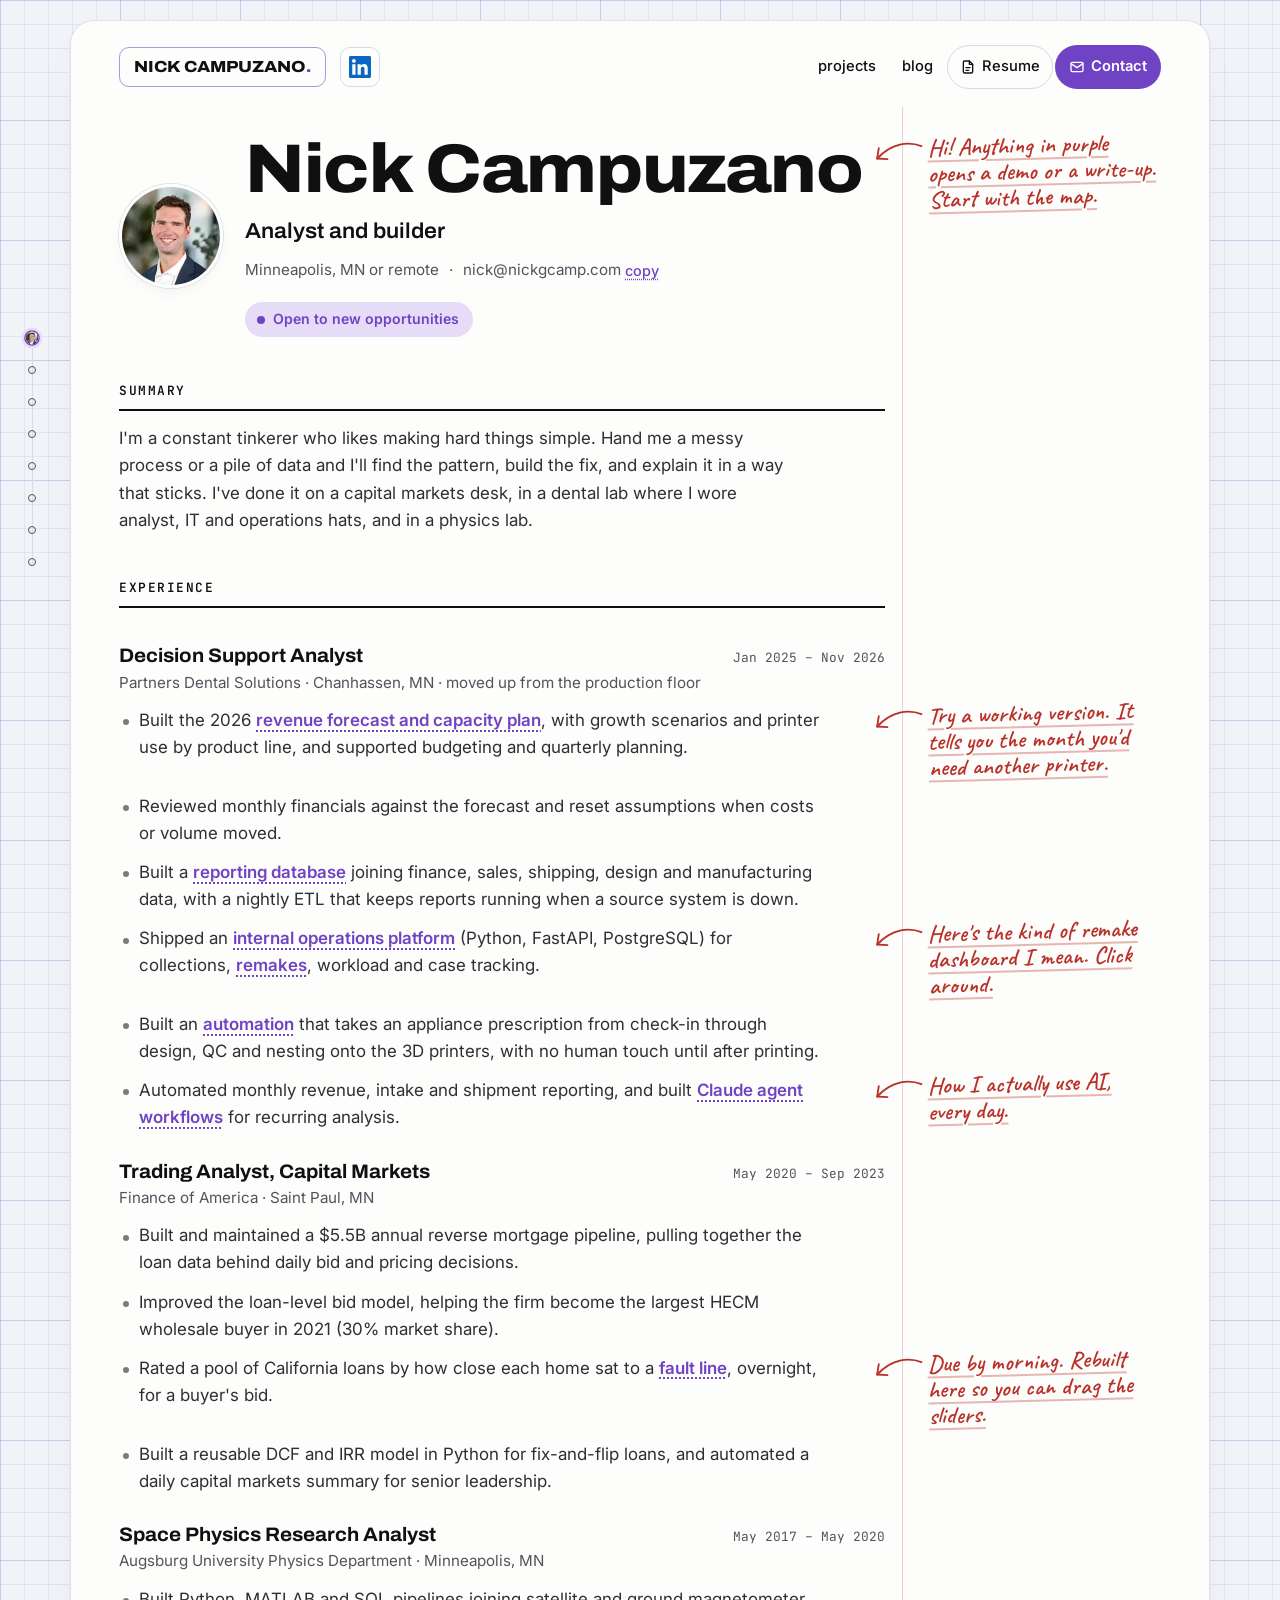
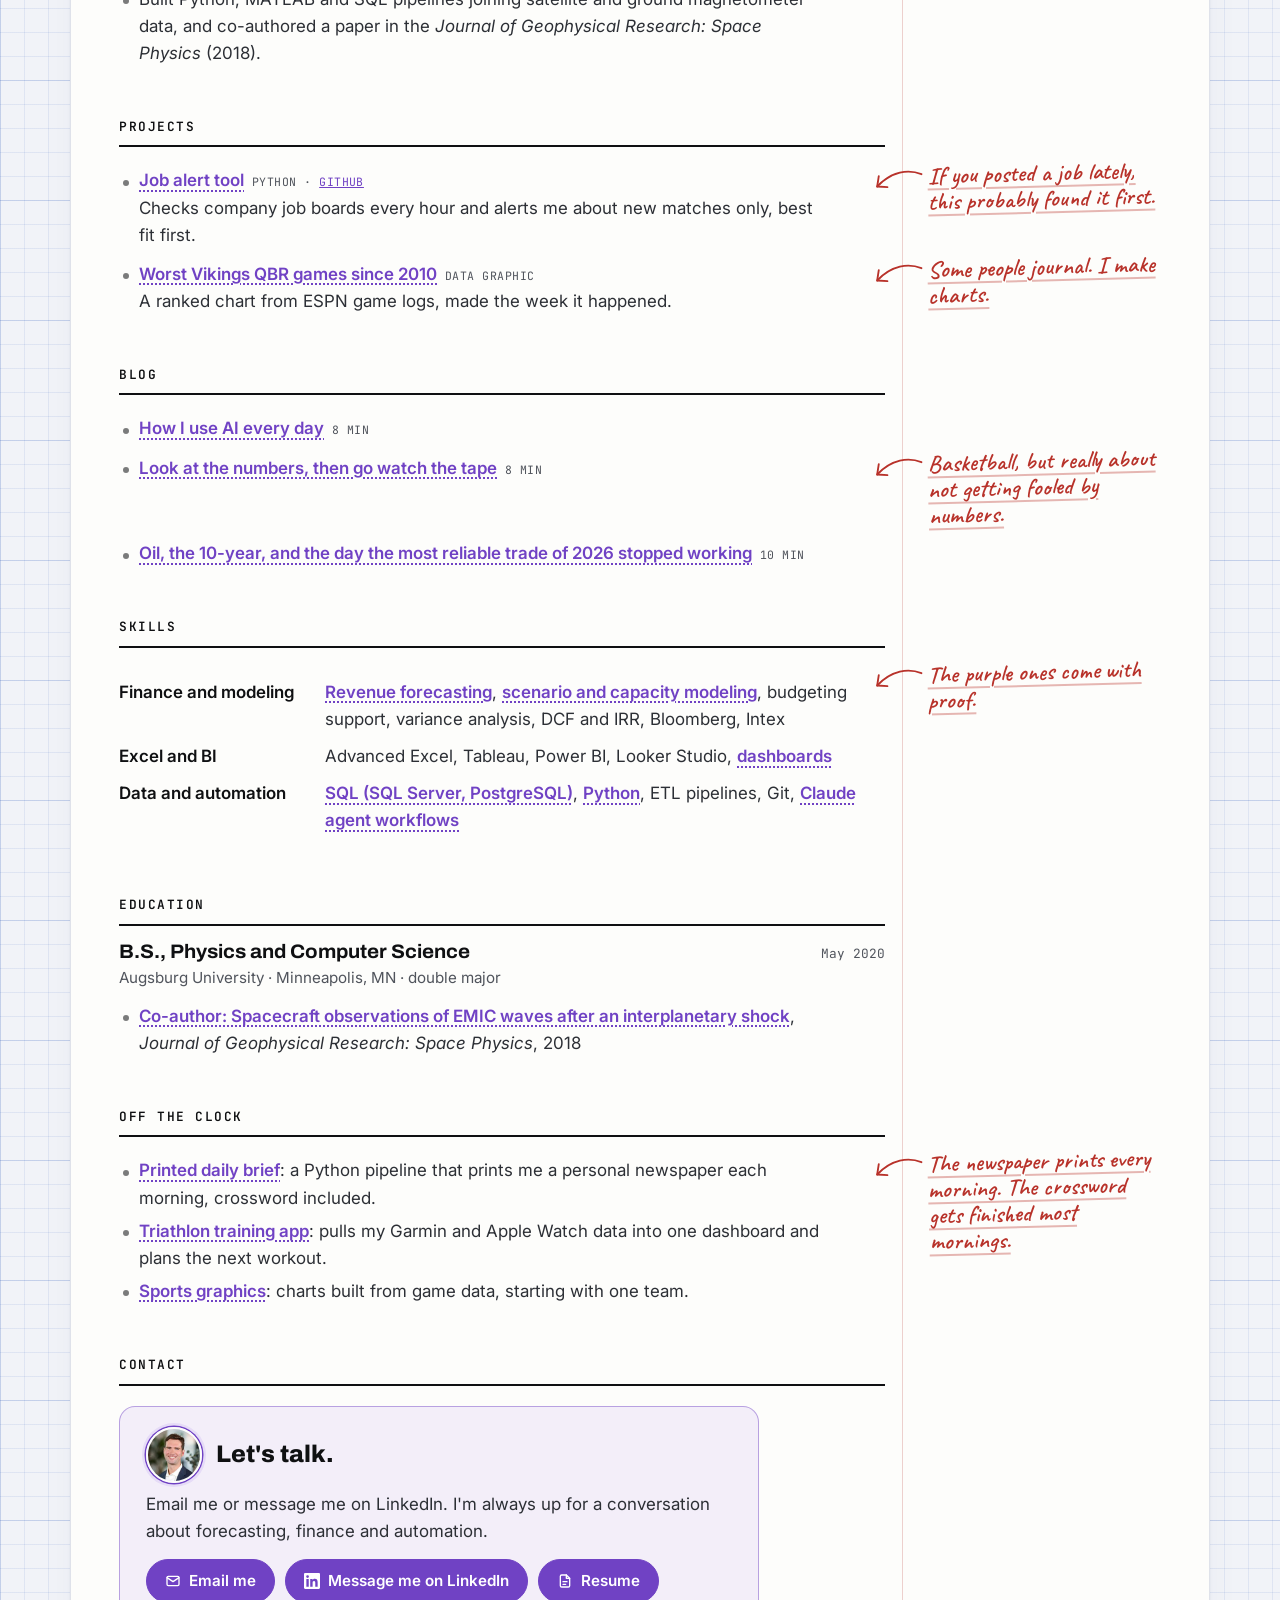
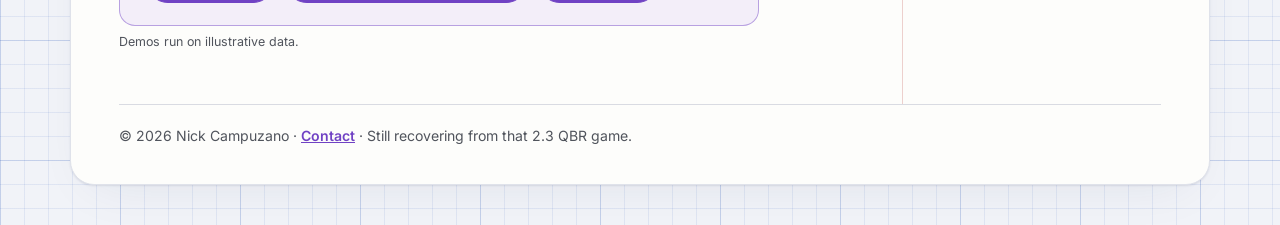
<file: index.html>
<!doctype html>
<html lang="en">
<head>
<meta charset="utf-8">
<meta name="viewport" content="width=device-width, initial-scale=1, viewport-fit=cover">
<title>Nick Campuzano · Analyst and builder</title>
<meta name="description" content="Nick Campuzano, analyst and builder in Minneapolis. Forecasts, models, data and the automation behind them. Open to new opportunities.">
<link rel="canonical" href="https://nickgcamp.com/">
<meta property="og:type" content="website">
<meta property="og:site_name" content="Nick Campuzano">
<meta property="og:title" content="Nick Campuzano · Analyst and builder">
<meta property="og:description" content="Nick Campuzano, analyst and builder in Minneapolis. Forecasts, models, data and the automation behind them. Open to new opportunities.">
<meta property="og:url" content="https://nickgcamp.com/">
<meta property="og:image" content="https://nickgcamp.com/assets/og-image.png">
<meta property="og:image:width" content="1200">
<meta property="og:image:height" content="630">
<meta name="twitter:card" content="summary_large_image">
<meta name="theme-color" content="#fbfbf9" media="(prefers-color-scheme: light)">
<meta name="theme-color" content="#0f1114" media="(prefers-color-scheme: dark)">
<link rel="icon" href="assets/favicon.svg" type="image/svg+xml">
<link rel="icon" href="assets/favicon-32.png" sizes="32x32" type="image/png">
<link rel="apple-touch-icon" href="assets/apple-touch-icon.png">
<link rel="preconnect" href="https://fonts.googleapis.com">
<link rel="preconnect" href="https://fonts.gstatic.com" crossorigin>
<link rel="stylesheet" href="https://fonts.googleapis.com/css2?family=Archivo:wdth,wght@62..125,400..900&family=Inter:wght@400;500;600;700&family=JetBrains+Mono:wght@400;500;600;700&family=Caveat:wght@600&display=swap">

<style>
:root {
  --bg: #fbfbf9; --ink: #0f1012; --body: #2c2f35; --muted: #50545c; --line: #d9dbe2;
  --accent: #7042c4; --accent-ink: #ffffff; --accent-soft: #e6dcf7;
  --pen: #b8322a; --pen-soft: rgba(184,50,42,.35);
  --grid: rgba(64,104,190,.10); --grid-major: rgba(64,104,190,.17);
  --chip: #ffffff;
  --frame: #f1f3f8; --paper: #fdfdfb; --card-line: #dfe2ea; --shadow: rgba(30,40,80,.10);
  --f-display: "Archivo", "Arial Narrow", system-ui, sans-serif;
  --f-body: "Inter", system-ui, -apple-system, "Segoe UI", Roboto, sans-serif;
  --f-mono: "JetBrains Mono", ui-monospace, Menlo, Consolas, monospace;
  --f-hand: "Caveat", "Segoe Print", "Bradley Hand", cursive;
  --margin: 240px;
}
@media (prefers-color-scheme: dark) { :root:not([data-theme="light"]) {
  --bg: #111317; --ink: #f1f1ec; --body: #d4d6da; --muted: #a3a8b1; --line: #343943;
  --accent: #c4b0f7; --accent-ink: #0f1114; --accent-soft: #33285a; --pen: #ff8f80; --pen-soft: rgba(255,143,128,.4);
  --grid: rgba(160,180,255,.07); --grid-major: rgba(160,180,255,.13);
  --chip: #1c2026; --frame: #0b0d10; --paper: #16191e; --card-line: #2a2f37; --shadow: rgba(0,0,0,.5); color-scheme: dark; } }
:root[data-theme="dark"] {
  --bg: #111317; --ink: #f1f1ec; --body: #d4d6da; --muted: #a3a8b1; --line: #343943;
  --accent: #c4b0f7; --accent-ink: #0f1114; --accent-soft: #33285a; --pen: #ff8f80; --pen-soft: rgba(255,143,128,.4);
  --grid: rgba(160,180,255,.07); --grid-major: rgba(160,180,255,.13);
  --chip: #1c2026; --frame: #0b0d10; --paper: #16191e; --card-line: #2a2f37; --shadow: rgba(0,0,0,.5); color-scheme: dark; }

* { box-sizing: border-box; }
body {
  margin: 0; color: var(--body); font-family: var(--f-body); font-size: 1.06rem; line-height: 1.6;
  background-color: var(--frame);
  background-image:
    linear-gradient(var(--grid-major) 1px, transparent 1px),
    linear-gradient(90deg, var(--grid-major) 1px, transparent 1px),
    linear-gradient(var(--grid) 1px, transparent 1px),
    linear-gradient(90deg, var(--grid) 1px, transparent 1px);
  background-size: 120px 120px, 120px 120px, 24px 24px, 24px 24px;
  padding-left: max(16px, env(safe-area-inset-left, 0px));
  padding-right: max(16px, env(safe-area-inset-right, 0px));
}
a { color: var(--accent); }
:focus-visible { outline: 2px solid var(--accent); outline-offset: 3px; border-radius: 4px; }

/* the card that holds the resume: solid, no grid behind text */
.card { max-width: 1140px; margin: 20px auto 40px; background: var(--paper, var(--bg)); border: 1px solid var(--card-line); border-radius: 24px; box-shadow: 0 1px 2px var(--shadow), 0 18px 50px -24px var(--shadow); padding: 6px clamp(20px, 4vw, 48px) 0; }
/* header */
.top { margin: 0; display: flex; align-items: center; justify-content: space-between; gap: 12px 24px; flex-wrap: wrap; padding-block: 18px; }
.brand { font-family: var(--f-display); font-weight: 800; font-stretch: 112%; text-transform: uppercase; color: var(--ink); text-decoration: none; font-size: 1rem; }
.brand span { color: var(--accent); }
.top nav { display: flex; flex-wrap: wrap; gap: 2px; }
.top nav a { color: var(--ink); text-decoration: none; font-size: .92rem; font-weight: 500; padding: 8px 12px; min-height: 44px; display: inline-flex; align-items: center; border-radius: 999px; }
.top nav a:hover { background: var(--accent-soft); }

/* the sheet */
.sheet { margin: 0; position: relative; padding-block: 28px 40px; }
.sheet::before { content: ""; position: absolute; top: 0; bottom: 0; right: calc(var(--margin) + 18px); width: 1px; background: var(--pen); opacity: .22; }
.row { display: grid; grid-template-columns: minmax(0, 1fr) var(--margin); column-gap: 36px; }
.row > :first-child { min-width: 0; }

h1 { font-family: var(--f-display); font-weight: 800; font-stretch: 110%; color: var(--ink); font-size: clamp(2.5rem, 7vw, 4.3rem); line-height: 1; letter-spacing: -0.02em; margin: 0; }
.role { font-family: var(--f-display); font-stretch: 105%; font-weight: 600; color: var(--ink); font-size: clamp(1.1rem, 2.4vw, 1.35rem); margin: 10px 0 4px; }
.contact-line { display: flex; flex-wrap: wrap; align-items: center; gap: 0 10px; margin: 0; color: var(--muted); font-size: .95rem; }
.contact-line .sep { color: var(--line-strong, var(--muted)); }
@media (max-width: 560px) { .contact-line { flex-direction: column; align-items: flex-start; } .contact-line .sep { display: none; } }
.contact-line a { font-weight: 500; }
.copy { font: inherit; font-size: .9rem; font-weight: 500; color: var(--accent); background: none; border: 0; padding: 6px 0; min-height: 36px; cursor: pointer; text-decoration: underline; text-decoration-style: dotted; text-underline-offset: 3px; }
.open { display: inline-flex; align-items: center; gap: 8px; margin-top: 14px; font-size: .88rem; font-weight: 600; color: var(--accent); background: var(--accent-soft); border-radius: 999px; padding: 6px 14px 6px 12px; }
.open .dot { width: 8px; height: 8px; border-radius: 50%; background: var(--accent); flex: none; }

h2 { font-family: var(--f-mono); font-weight: 600; font-size: .8rem; letter-spacing: .12em; text-transform: uppercase; color: var(--ink); margin: 44px 0 14px; padding-bottom: 8px; border-bottom: 2px solid var(--ink); }
.summary { margin: 0; color: var(--body); max-width: 62ch; }

.job-head { display: flex; justify-content: space-between; align-items: baseline; gap: 4px 16px; flex-wrap: wrap; margin-top: 22px; }
h3 { font-family: var(--f-display); font-weight: 700; font-stretch: 105%; color: var(--ink); font-size: 1.22rem; margin: 0; line-height: 1.25; }
.dates { font-family: var(--f-mono); font-size: .8rem; color: var(--muted); white-space: nowrap; }
.org { color: var(--muted); font-size: .95rem; margin: 2px 0 6px; }
.bullet { position: relative; padding-left: 20px; margin: 6px 0; max-width: 64ch; }
.bullet::before { content: ""; position: absolute; left: 4px; top: .72em; width: 6px; height: 6px; border-radius: 50%; background: var(--ink); opacity: .55; }

/* links inside the resume */
.lk { color: var(--accent); font-weight: 600; text-decoration: underline; text-decoration-style: dotted; text-decoration-thickness: 1.5px; text-underline-offset: 4px; border-radius: 3px; transition: background-color .15s; }
.lk:hover, .lk:focus-visible { text-decoration-style: solid; background: var(--accent-soft); }
.tag { font-family: var(--f-mono); font-size: .72rem; letter-spacing: .04em; text-transform: uppercase; color: var(--muted); margin-left: 8px; white-space: nowrap; }

.skills { display: grid; gap: 10px; }
.skills div { display: grid; grid-template-columns: 190px minmax(0, 1fr); gap: 4px 16px; }
.skills dt { font-weight: 600; color: var(--ink); }
.skills dd { margin: 0; }

/* margin notes */
.note { align-self: start; display: flex; align-items: flex-start; gap: 4px; margin-left: -50px; padding: 2px 6px 4px 0; color: var(--pen); text-decoration: none; font-family: var(--f-hand); font-weight: 600; font-size: 1.5rem; line-height: 1.08; transform: rotate(-1.5deg); transform-origin: left top; border-radius: 6px; }
.note .arrow { flex: none; width: 52px; height: 30px; margin-top: 2px; transition: transform .2s; }
.note .arrow path { fill: none; stroke: currentColor; stroke-width: 2; stroke-linecap: round; stroke-linejoin: round; }
.note .txt { text-decoration: underline; text-decoration-color: var(--pen-soft); text-decoration-thickness: 1.5px; text-underline-offset: 5px; }
a.note:hover, a.note:focus-visible { color: var(--accent); }
a.note:hover .txt, a.note:focus-visible .txt { text-decoration-color: currentColor; background: linear-gradient(transparent 55%, var(--accent-soft) 55%); }
a.note:hover .arrow, a.note:focus-visible .arrow { transform: translateX(-5px); }
.mt-job { margin-top: 22px; }
.mt-b { margin-top: 2px; }

.contact { margin-top: 10px; display: flex; flex-wrap: wrap; gap: 10px; }
.btn { display: inline-flex; align-items: center; min-height: 44px; padding: 0 18px; border-radius: 999px; font-weight: 600; font-size: .95rem; text-decoration: none; border: 1.5px solid var(--ink); color: var(--ink); background: var(--chip); cursor: pointer; font-family: inherit; }
.btn.primary { background: var(--ink); color: var(--bg); }
.btn:hover { border-color: var(--accent); }

footer { margin: 0; border-top: 1px solid var(--line); padding-block: 20px 36px; color: var(--muted); font-size: .88rem; display: flex; flex-wrap: wrap; justify-content: space-between; gap: 8px 20px; }
footer a { color: var(--muted); }
footer a.foot-contact { color: var(--accent); font-weight: 600; }
.foot-note { font-size: .78rem; color: var(--muted); margin-top: 6px; }

@media (max-width: 860px) {
  .card { margin: 14px auto 28px; border-radius: 18px; padding: 4px 18px 0; }
  .sheet::before { display: none; }
  .row { grid-template-columns: minmax(0, 1fr); }
  .row > .note:empty, .row > .gap { display: none; }
  .note { margin: 4px 0 8px 14px; font-size: 1.42rem; transform: rotate(-1deg); }
  .note .arrow { transform: scaleY(-1) rotate(-12deg); width: 44px; }
  a.note:hover .arrow, a.note:focus-visible .arrow { transform: scaleY(-1) rotate(-12deg) translateY(4px); }
  .skills div { grid-template-columns: minmax(0, 1fr); gap: 0; }
}
@media (prefers-reduced-motion: reduce) { .note .arrow, .lk { transition: none; } }

/* ---- Name button + LinkedIn, same spot on every page ---- */
.brand-row { display: flex; align-items: center; gap: 14px; flex-shrink: 0; }
.brand-row .brand { display: inline-block; white-space: nowrap; line-height: 30px; padding: 4px 14px; border: 1px solid var(--accent); border: 1px solid color-mix(in srgb, var(--accent) 55%, transparent); border-radius: 10px; transition: background-color .15s, border-color .15s; }
.brand-row .brand:hover, .brand-row .brand:focus-visible { background: var(--accent-soft); border-color: var(--accent); }
.brand-li { width: 40px; height: 40px; display: inline-flex; align-items: center; justify-content: center; border-radius: 10px; border: 1px solid var(--line); color: #0a66c2; transition: background-color .15s, border-color .15s; }
.brand-li svg { width: 22px; height: 22px; fill: currentColor; }
.brand-li:hover, .brand-li:focus-visible { background: var(--accent-soft); border-color: var(--accent); }
@media (prefers-color-scheme: dark) { :root:not([data-theme="light"]) .brand-li { color: #7cb7ff; } }
:root[data-theme="dark"] .brand-li { color: #7cb7ff; }
@media (max-width: 860px) { .brand-row .brand { line-height: 34px; } .brand-li { width: 44px; height: 44px; } }

/* Pinned header, Contact button and contact panel (Nov 23) */
html { scroll-padding-top: var(--hdr-h, 112px); }
@media (prefers-reduced-motion: no-preference) { html { scroll-behavior: smooth; } }
.top { position: sticky; top: 0; z-index: 40; background: var(--paper, var(--bg)); margin-inline: calc(-1 * clamp(20px, 4vw, 48px)); padding-inline: clamp(20px, 4vw, 48px); border-radius: 24px 24px 0 0; transition: box-shadow .2s, border-radius .2s; }
.top.stuck { box-shadow: 0 1px 0 var(--line), 0 10px 20px -16px rgba(0, 0, 0, .35); }
.top.stuck { border-radius: 0; }
.top nav a.nav-cta { gap: 6px; background: var(--accent); color: var(--accent-ink); font-weight: 600; padding-inline: 14px; }
.top nav a.nav-cta:hover { background: var(--accent); filter: brightness(1.08); }
.nav-cta svg, .btn .mail { width: 16px; height: 16px; flex: none; }
.contact-panel { margin-top: 6px; padding: 20px clamp(16px, 3vw, 26px) 22px; border: 1px solid var(--accent); border: 1px solid color-mix(in srgb, var(--accent) 45%, transparent); border-radius: 16px; background: var(--accent-soft); background: color-mix(in srgb, var(--accent-soft) 45%, transparent); max-width: 640px; }
.contact-panel .talk { font-family: var(--f-display); font-weight: 800; font-size: 1.5rem; line-height: 1.2; color: var(--ink); margin: 0 0 4px; }
.contact-panel .talk-head { display: flex; align-items: center; gap: 14px; margin: 0 0 8px; }
.contact-panel .talk-head .talk { margin: 0; }
.talk-face { width: 56px; height: 56px; flex: none; border-radius: 50%; object-fit: cover; display: block; border: 2px solid var(--paper, var(--bg)); box-shadow: 0 0 0 1.5px var(--accent), 0 0 0 4px var(--accent-soft); }
@media (max-width: 560px) { .talk-face { width: 48px; height: 48px; } }
.contact-panel .contact { margin-top: 14px; }
.contact-panel .btn { gap: 8px; }
.contact-panel .btn svg { fill: none; stroke: currentColor; }
.contact-panel .btn svg.li { fill: currentColor; stroke: none; }
.email-btn { position: relative; justify-content: center; transition: transform .18s ease, background-color .18s ease, color .18s ease, border-color .18s ease; }
.email-btn .ok { display: none; }
.email-btn.copied .mail { display: none; }
.email-btn.copied .ok { display: block; }
.contact-panel .btn.email-btn.copied { background: var(--paper, var(--bg)); color: var(--accent); border-color: var(--accent); filter: none; }
.email-btn.pop { animation: email-pop .42s ease; }
@keyframes email-pop { 0% { transform: scale(1); } 35% { transform: scale(.9); } 70% { transform: scale(1.03); } 100% { transform: scale(1); } }
@media (prefers-reduced-motion: reduce) { .email-btn { transition: none; } .email-btn.pop { animation: none; } }
.contact-panel { --cg: color-mix(in srgb, var(--accent) 38%, transparent); }
.contact-flash { animation: contact-pulse 2.4s ease-in-out 1; }
@keyframes contact-pulse {
  0% { box-shadow: 0 0 0 0 transparent, 0 0 0 0 transparent; }
  18% { box-shadow: 0 0 0 2px var(--accent), 0 0 22px 4px var(--cg); }
  36% { box-shadow: 0 0 0 1px var(--accent), 0 0 6px 0 var(--cg); }
  54% { box-shadow: 0 0 0 2px var(--accent), 0 0 22px 4px var(--cg); }
  76% { box-shadow: 0 0 0 1px var(--accent), 0 0 6px 0 var(--cg); }
  100% { box-shadow: 0 0 0 0 transparent, 0 0 0 0 transparent; }
}
@media (prefers-reduced-motion: reduce) { .contact-flash { animation: none; box-shadow: 0 0 0 2px var(--accent); } }
.contact-panel .btn svg { width: 16px; height: 16px; }
.contact-panel .btn { background: var(--accent); color: var(--accent-ink); border-color: var(--accent); }
.contact-panel .btn:hover { border-color: var(--accent); filter: brightness(1.1); }
.contact-panel .btn, .top nav a.nav-cta { white-space: nowrap; }
@media (max-width: 860px) {
  .top { padding-block: 10px; row-gap: 8px; }
  .top { margin-inline: -18px; padding-inline: 18px; border-radius: 18px 18px 0 0; }
  .top nav a { min-height: 40px; }
}

/* headshot beside the name */
.who { display: flex; align-items: center; gap: 18px 22px; flex-wrap: wrap; }
.who .avatar { width: 104px; height: 104px; border-radius: 50%; object-fit: cover; display: block; border: 3px solid var(--paper, var(--bg)); box-shadow: 0 0 0 1px var(--card-line), 0 6px 18px -8px var(--shadow); }
.who > div { min-width: 0; }
.skip { position: absolute; left: -9999px; top: 8px; background: var(--ink); color: var(--bg); padding: 8px 14px; border-radius: 999px; z-index: 60; }
.skip:focus { left: 16px; }
.nav-pdf { gap: 6px; border: 1px solid var(--line); }
.copy.done { text-decoration: none; }
.soc { display: flex; flex-wrap: wrap; gap: 8px; margin: 10px 0 12px; }
.soc-btn { display: inline-flex; align-items: center; gap: 8px; min-height: 40px; padding: 0 14px 0 10px; border-radius: 999px; border: 1px solid var(--card-line); background: var(--chip); color: var(--ink); font-weight: 600; font-size: .9rem; text-decoration: none; transition: border-color .15s, background-color .15s; }
.soc-btn svg { width: 20px; height: 20px; fill: currentColor; flex: none; }
.soc-btn.li svg { color: #0a66c2; }
.soc-btn:hover, .soc-btn:focus-visible { border-color: var(--accent); background: var(--accent-soft); }
@media (prefers-color-scheme: dark) { :root:not([data-theme="light"]) .soc-btn.li svg { color: #7cb7ff; } }
:root[data-theme="dark"] .soc-btn.li svg { color: #7cb7ff; }
@media (max-width: 860px) { .who .avatar { width: 84px; height: 84px; } }


/* Where-am-I: side tracker on wide screens, progress bar on narrow ones, gentle reveal (Nov 23) */
.spy { display: none; }
@media (min-width: 1240px) {
  .spy { display: flex; flex-direction: column; gap: 2px; position: fixed; z-index: 30; top: 50%; transform: translateY(-50%); right: calc(50% + 590px); }
  .spy a { display: flex; align-items: center; gap: 10px; min-height: 28px; padding: 2px 8px 2px 4px; border-radius: 999px; text-decoration: none; color: var(--muted); font-family: var(--f-mono); font-size: .7rem; letter-spacing: .06em; text-transform: uppercase; }
  .spy .dot { width: 8px; height: 8px; border-radius: 50%; flex: none; border: 1.5px solid var(--muted); background: transparent; transition: background-color .2s, border-color .2s, transform .2s; }
  .spy .lbl { position: absolute; left: 30px; opacity: 0; pointer-events: none; white-space: nowrap; background: var(--paper, var(--bg)); border: 1px solid var(--line); border-radius: 999px; padding: 2px 8px; transition: opacity .15s; }
  .spy a:hover .lbl, .spy a:focus-visible .lbl { opacity: 1; }
  .spy a:hover .dot { border-color: var(--accent); }
  .spy a.on { color: var(--accent); }
  .spy a.on .dot { background: var(--accent); border-color: var(--accent); transform: scale(1.35); }
  .spy::before { content: ""; position: absolute; left: 7.5px; top: 14px; bottom: 14px; width: 1px; background: var(--line); z-index: -1; }
}
@media (min-width: 1520px) {
  .spy .lbl { position: static; opacity: 1; background: none; border: 0; padding: 0; pointer-events: auto; }
}
.read-bar { position: absolute; left: 0; right: 0; bottom: -1px; height: 3px; background: var(--accent); transform-origin: left center; transform: scaleX(0); border-radius: 0 3px 3px 0; pointer-events: none; }
@media (prefers-reduced-motion: no-preference) {
  .reveal-on main > section { opacity: 0; transform: translateY(16px); transition: opacity .5s ease-out, transform .5s ease-out; }
  .reveal-on main > section.in { opacity: 1; transform: none; }
}
/* Section dots grow as the cursor gets close, like the Mac dock (Nov 23) */
@media (min-width: 1240px) {
  .spy { gap: 0; }
  .spy a { min-height: 32px; padding: 4px 12px 4px 6px; }
  .spy .dot { width: 8px; height: 8px; --m: 1; --b: 1; transform: scale(calc(var(--m) * var(--b))); transition: background-color .2s, border-color .2s, transform .12s ease-out; will-change: transform; }
  .spy a.on .dot { --b: 1.3; transform: scale(calc(var(--m) * var(--b))); }
  .spy::before { left: 9.5px; }
  .spy .lbl { left: 40px; font-size: .82rem; font-weight: 700; letter-spacing: .04em; color: var(--accent); }
}
@media (min-width: 1240px) and (prefers-reduced-motion: reduce) {
  .spy .dot { transition: none; }
  .spy a:hover .dot { --m: 2.2; }
}
@media (min-width: 1240px) {
  .spy a.near .lbl { opacity: 1; }
  .spy a.near { color: var(--accent); }
  .spy a.near .dot { border-color: var(--accent); }
}

/* Summary dot shows Nick's headshot (Nov 23) */
@media (min-width: 1240px) {
  .spy .dot.face { width: 12px; height: 12px; margin-left: -2px; border: 1.5px solid var(--muted); background: transparent; will-change: auto; }
  .spy a.on .dot.face { border-color: var(--accent); background: transparent; box-shadow: 0 0 0 2px var(--accent-soft); }
  .spy a:hover .dot.face, .spy a.near .dot.face { border-color: var(--accent); }
  .spy .dot.face { overflow: hidden; }
  .spy .dot.face img { display: block; width: 100%; height: 100%; object-fit: cover; border-radius: 50%; }
}
</style>

</head>
<body>
<a class="skip" href="#main">Skip to content</a>
<div class="card">
<header class="top">
  <div class="brand-row"><a class="brand" href="index.html">Nick Campuzano<span>.</span></a><a class="brand-li" href="https://www.linkedin.com/in/nickgcamp" aria-label="Nick on LinkedIn"><svg viewBox="0 0 24 24" width="20" height="20" aria-hidden="true" focusable="false"><path d="M20.45 20.45h-3.55v-5.57c0-1.33-.03-3.04-1.85-3.04-1.86 0-2.14 1.45-2.14 2.94v5.67H9.35V9h3.41v1.56h.05c.48-.9 1.64-1.85 3.37-1.85 3.6 0 4.27 2.37 4.27 5.46v6.28zM5.34 7.43a2.06 2.06 0 1 1 0-4.12 2.06 2.06 0 0 1 0 4.12zM7.12 20.45H3.56V9h3.56v11.45zM22.22 0H1.77C.79 0 0 .77 0 1.73v20.54C0 23.23.79 24 1.77 24h20.45c.98 0 1.78-.77 1.78-1.73V1.73C24 .77 23.2 0 22.22 0z"/></svg></a></div>
  <nav aria-label="Main">
      <a href="projects.html">projects</a>
      <a href="deep-dives/">blog</a>
      <a class="nav-pdf" href="assets/Nick_Campuzano_Resume.pdf" aria-label="Resume (PDF), opens in a new tab"><svg class="dl" viewBox="0 0 24 24" width="16" height="16" aria-hidden="true" focusable="false" fill="none" stroke="currentColor" stroke-width="2" stroke-linecap="round" stroke-linejoin="round"><path d="M14 3H7a2 2 0 0 0-2 2v14a2 2 0 0 0 2 2h10a2 2 0 0 0 2-2V8z"/><path d="M14 3v5h5"/><path d="M9 13h6M9 17h4"/></svg><span>Resume</span></a>
      <a class="nav-cta" href="#contact"><svg class="mail" viewBox="0 0 24 24" width="16" height="16" aria-hidden="true" focusable="false" fill="none" stroke="currentColor" stroke-width="2" stroke-linecap="round" stroke-linejoin="round"><rect x="3" y="5" width="18" height="14" rx="2"/><path d="m3 7 9 6 9-6"/></svg><span>Contact</span></a>
    </nav>
</header>

<main class="sheet" id="main">
  <div class="row">
    <div class="who">
      <picture><source type="image/webp" srcset="assets/img/nick-headshot-160.webp 160w, assets/img/nick-headshot-320.webp 320w" sizes="104px"><img class="avatar" src="assets/img/nick-headshot-160.jpg" srcset="assets/img/nick-headshot-160.jpg 160w, assets/img/nick-headshot-320.jpg 320w" sizes="104px" width="104" height="104" alt="Nick Campuzano" fetchpriority="high"></picture>
      <div>
      <h1>Nick Campuzano</h1>
      <p class="role">Analyst and builder</p>
      <p class="contact-line"><span>Minneapolis, MN or remote</span><span class="sep" aria-hidden="true">·</span><span><span data-email-text>Email</span> <button class="copy" type="button" data-email aria-live="polite">copy</button></span></p>
      <span class="open"><span class="dot" aria-hidden="true"></span>Open to new opportunities</span>
      </div>
    </div>
    <a class="note" href="demos/earthquake.html"><svg class="arrow" viewBox="0 0 56 30" aria-hidden="true"><path fill="none" stroke="currentColor" stroke-width="2" stroke-linecap="round" d="M54 8 C 40 2, 22 4, 6 20"/><path fill="none" stroke="currentColor" stroke-width="2" stroke-linecap="round" stroke-linejoin="round" d="M6 20 L 8 9 M6 20 L 17 21"/></svg><span class="txt">Hi! Anything in purple opens a demo or a write-up. Start with the map.</span></a>
  </div>

  <section aria-labelledby="h-sum">
    <div class="row"><h2 id="h-sum">Summary</h2><span class="gap"></span></div>
    <div class="row">
      <p class="summary">I'm a constant tinkerer who likes making hard things simple. Hand me a messy process or a pile of data and I'll find the pattern, build the fix, and explain it in a way that sticks. I've done it on a capital markets desk, in a dental lab where I wore analyst, IT and operations hats, and in a physics lab.</p>
      <span class="gap"></span>
    </div>
  </section>

  <section aria-labelledby="h-exp">
    <div class="row"><h2 id="h-exp">Experience</h2><span class="gap"></span></div>

    <div class="row"><div class="job-head"><h3>Decision Support Analyst</h3><span class="dates">Jan 2025 – Nov 2026</span></div><span class="gap"></span></div>
    <div class="row"><p class="org">Partners Dental Solutions · Chanhassen, MN · moved up from the production floor</p><span class="gap"></span></div>
    <div class="row">
      <p class="bullet">Built the 2026 <a class="lk" href="demos/forecast.html">revenue forecast and capacity plan</a>, with growth scenarios and printer use by product line, and supported budgeting and quarterly planning.</p>
      <a class="note mt-b" href="demos/forecast.html"><svg class="arrow" viewBox="0 0 56 30" aria-hidden="true"><path fill="none" stroke="currentColor" stroke-width="2" stroke-linecap="round" d="M54 8 C 40 2, 22 4, 6 20"/><path fill="none" stroke="currentColor" stroke-width="2" stroke-linecap="round" stroke-linejoin="round" d="M6 20 L 8 9 M6 20 L 17 21"/></svg><span class="txt">Try a working version. It tells you the month you'd need another printer.</span></a>
    </div>
    <div class="row"><p class="bullet">Reviewed monthly financials against the forecast and reset assumptions when costs or volume moved.</p><span class="gap"></span></div>
    <div class="row"><p class="bullet">Built a <a class="lk" href="projects.html#work">reporting database</a> joining finance, sales, shipping, design and manufacturing data, with a nightly ETL that keeps reports running when a source system is down.</p><span class="gap"></span></div>
    <div class="row">
      <p class="bullet">Shipped an <a class="lk" href="projects.html#work">internal operations platform</a> (Python, FastAPI, PostgreSQL) for collections, <a class="lk" href="demos/quality.html">remakes</a>, workload and case tracking.</p>
      <a class="note mt-b" href="demos/quality.html"><svg class="arrow" viewBox="0 0 56 30" aria-hidden="true"><path fill="none" stroke="currentColor" stroke-width="2" stroke-linecap="round" d="M54 8 C 40 2, 22 4, 6 20"/><path fill="none" stroke="currentColor" stroke-width="2" stroke-linecap="round" stroke-linejoin="round" d="M6 20 L 8 9 M6 20 L 17 21"/></svg><span class="txt">Here's the kind of remake dashboard I mean. Click around.</span></a>
    </div>
    <div class="row"><p class="bullet">Built an <a class="lk" href="projects.html#work">automation</a> that takes an appliance prescription from check-in through design, QC and nesting onto the 3D printers, with no human touch until after printing.</p><span class="gap"></span></div>
    <div class="row">
      <p class="bullet">Automated monthly revenue, intake and shipment reporting, and built <a class="lk" href="deep-dives/how-i-use-ai-every-day.html">Claude agent workflows</a> for recurring analysis.</p>
      <a class="note mt-b" href="deep-dives/how-i-use-ai-every-day.html"><svg class="arrow" viewBox="0 0 56 30" aria-hidden="true"><path fill="none" stroke="currentColor" stroke-width="2" stroke-linecap="round" d="M54 8 C 40 2, 22 4, 6 20"/><path fill="none" stroke="currentColor" stroke-width="2" stroke-linecap="round" stroke-linejoin="round" d="M6 20 L 8 9 M6 20 L 17 21"/></svg><span class="txt">How I actually use AI, every day.</span></a>
    </div>

    <div class="row"><div class="job-head"><h3>Trading Analyst, Capital Markets</h3><span class="dates">May 2020 – Sep 2023</span></div><span class="gap"></span></div>
    <div class="row"><p class="org">Finance of America · Saint Paul, MN</p><span class="gap"></span></div>
    <div class="row"><p class="bullet">Built and maintained a $5.5B annual reverse mortgage pipeline, pulling together the loan data behind daily bid and pricing decisions.</p><span class="gap"></span></div>
    <div class="row"><p class="bullet">Improved the loan-level bid model, helping the firm become the largest HECM wholesale buyer in 2021 (30% market share).</p><span class="gap"></span></div>
    <div class="row">
      <p class="bullet">Rated a pool of California loans by how close each home sat to a <a class="lk" href="demos/earthquake.html">fault line</a>, overnight, for a buyer's bid.</p>
      <a class="note mt-b" href="demos/earthquake.html"><svg class="arrow" viewBox="0 0 56 30" aria-hidden="true"><path fill="none" stroke="currentColor" stroke-width="2" stroke-linecap="round" d="M54 8 C 40 2, 22 4, 6 20"/><path fill="none" stroke="currentColor" stroke-width="2" stroke-linecap="round" stroke-linejoin="round" d="M6 20 L 8 9 M6 20 L 17 21"/></svg><span class="txt">Due by morning. Rebuilt here so you can drag the sliders.</span></a>
    </div>
    <div class="row"><p class="bullet">Built a reusable DCF and IRR model in Python for fix-and-flip loans, and automated a daily capital markets summary for senior leadership.</p><span class="gap"></span></div>

    <div class="row"><div class="job-head"><h3>Space Physics Research Analyst</h3><span class="dates">May 2017 – May 2020</span></div><span class="gap"></span></div>
    <div class="row"><p class="org">Augsburg University Physics Department · Minneapolis, MN</p><span class="gap"></span></div>
    <div class="row"><p class="bullet">Built Python, MATLAB and SQL pipelines joining satellite and ground magnetometer data, and co-authored a paper in the <i>Journal of Geophysical Research: Space Physics</i> (2018).</p><span class="gap"></span></div>
  </section>

  <section aria-labelledby="h-proj">
    <div class="row"><h2 id="h-proj">Projects</h2><span class="gap"></span></div>
    <div class="row">
      <p class="bullet"><a class="lk" href="projects.html#job-alert-tool">Job alert tool</a><span class="tag">Python · <a href="https://github.com/nickgcamp/job-alert-tool-2">GitHub</a></span><br>Checks company job boards every hour and alerts me about new matches only, best fit first.</p>
      <a class="note mt-b" href="projects.html#job-alert-tool"><svg class="arrow" viewBox="0 0 56 30" aria-hidden="true"><path fill="none" stroke="currentColor" stroke-width="2" stroke-linecap="round" d="M54 8 C 40 2, 22 4, 6 20"/><path fill="none" stroke="currentColor" stroke-width="2" stroke-linecap="round" stroke-linejoin="round" d="M6 20 L 8 9 M6 20 L 17 21"/></svg><span class="txt">If you posted a job lately, this probably found it first.</span></a>
    </div>
    <div class="row">
      <p class="bullet"><a class="lk" href="vikings.html">Worst Vikings QBR games since 2010</a><span class="tag">Data graphic</span><br>A ranked chart from ESPN game logs, made the week it happened.</p>
      <a class="note mt-b" href="vikings.html"><svg class="arrow" viewBox="0 0 56 30" aria-hidden="true"><path fill="none" stroke="currentColor" stroke-width="2" stroke-linecap="round" d="M54 8 C 40 2, 22 4, 6 20"/><path fill="none" stroke="currentColor" stroke-width="2" stroke-linecap="round" stroke-linejoin="round" d="M6 20 L 8 9 M6 20 L 17 21"/></svg><span class="txt">Some people journal. I make charts.</span></a>
    </div>
  </section>

  <section aria-labelledby="h-dd">
    <div class="row"><h2 id="h-dd">Blog</h2><span class="gap"></span></div>
    <div class="row"><p class="bullet"><a class="lk" href="deep-dives/how-i-use-ai-every-day.html">How I use AI every day</a><span class="tag">8 min</span></p><span class="gap"></span></div>
    <div class="row">
      <p class="bullet"><a class="lk" href="deep-dives/metrics-and-the-tape.html">Look at the numbers, then go watch the tape</a><span class="tag">8 min</span></p>
      <a class="note mt-b" href="deep-dives/metrics-and-the-tape.html"><svg class="arrow" viewBox="0 0 56 30" aria-hidden="true"><path fill="none" stroke="currentColor" stroke-width="2" stroke-linecap="round" d="M54 8 C 40 2, 22 4, 6 20"/><path fill="none" stroke="currentColor" stroke-width="2" stroke-linecap="round" stroke-linejoin="round" d="M6 20 L 8 9 M6 20 L 17 21"/></svg><span class="txt">Basketball, but really about not getting fooled by numbers.</span></a>
    </div>
    <div class="row"><p class="bullet"><a class="lk" href="deep-dives/oil-and-the-10-year.html">Oil, the 10-year, and the day the most reliable trade of 2026 stopped working</a><span class="tag">10 min</span></p><span class="gap"></span></div>
  </section>

  <section aria-labelledby="h-skills">
    <div class="row"><h2 id="h-skills">Skills</h2><span class="gap"></span></div>
    <div class="row">
      <dl class="skills">
        <div><dt>Finance and modeling</dt><dd><a class="lk" href="demos/forecast.html">Revenue forecasting</a>, <a class="lk" href="demos/forecast.html">scenario and capacity modeling</a>, budgeting support, variance analysis, DCF and IRR, Bloomberg, Intex</dd></div>
        <div><dt>Excel and BI</dt><dd>Advanced Excel, Tableau, Power BI, Looker Studio, <a class="lk" href="demos/quality.html">dashboards</a></dd></div>
        <div><dt>Data and automation</dt><dd><a class="lk" href="projects.html#work">SQL (SQL Server, PostgreSQL)</a>, <a class="lk" href="https://github.com/nickgcamp/job-alert-tool-2">Python</a>, ETL pipelines, Git, <a class="lk" href="deep-dives/how-i-use-ai-every-day.html">Claude agent workflows</a></dd></div>
      </dl>
      <a class="note" href="projects.html"><svg class="arrow" viewBox="0 0 56 30" aria-hidden="true"><path fill="none" stroke="currentColor" stroke-width="2" stroke-linecap="round" d="M54 8 C 40 2, 22 4, 6 20"/><path fill="none" stroke="currentColor" stroke-width="2" stroke-linecap="round" stroke-linejoin="round" d="M6 20 L 8 9 M6 20 L 17 21"/></svg><span class="txt">The purple ones come with proof.</span></a>
    </div>
  </section>

  <section aria-labelledby="h-edu">
    <div class="row"><h2 id="h-edu">Education</h2><span class="gap"></span></div>
    <div class="row"><div class="job-head" style="margin-top:0"><h3>B.S., Physics and Computer Science</h3><span class="dates">May 2020</span></div><span class="gap"></span></div>
    <div class="row"><p class="org">Augsburg University · Minneapolis, MN · double major</p><span class="gap"></span></div>
    <div class="row"><p class="bullet paper"><a class="lk" href="https://doi.org/10.1029/2018JA025984" target="_blank" rel="noopener" title="MMS, Van Allen Probes, GOES 13, and Ground-Based Magnetometer Observations of EMIC Wave Events Before, During, and After a Modest Interplanetary Shock" aria-label="Co-author: MMS, Van Allen Probes, GOES 13, and Ground-Based Magnetometer Observations of EMIC Wave Events Before, During, and After a Modest Interplanetary Shock, Journal of Geophysical Research: Space Physics, 2018 (opens the journal page)">Co-author: Spacecraft observations of EMIC waves after an interplanetary shock</a>, <i>Journal of Geophysical Research: Space Physics</i>, 2018</p><span class="gap"></span></div>
  </section>

  <section aria-labelledby="h-off">
    <div class="row"><h2 id="h-off">Off the clock</h2><span class="gap"></span></div>
    <div class="row">
      <div>
        <p class="bullet"><a class="lk" href="projects.html#personal">Printed daily brief</a>: a Python pipeline that prints me a personal newspaper each morning, crossword included.</p>
        <p class="bullet"><a class="lk" href="projects.html#personal">Triathlon training app</a>: pulls my Garmin and Apple Watch data into one dashboard and plans the next workout.</p>
        <p class="bullet"><a class="lk" href="vikings.html">Sports graphics</a>: charts built from game data, starting with one team.</p>
      </div>
      <a class="note" href="projects.html#personal"><svg class="arrow" viewBox="0 0 56 30" aria-hidden="true"><path fill="none" stroke="currentColor" stroke-width="2" stroke-linecap="round" d="M54 8 C 40 2, 22 4, 6 20"/><path fill="none" stroke="currentColor" stroke-width="2" stroke-linecap="round" stroke-linejoin="round" d="M6 20 L 8 9 M6 20 L 17 21"/></svg><span class="txt">The newspaper prints every morning. The crossword gets finished most mornings.</span></a>
    </div>
  </section>

  <section aria-labelledby="h-contact" id="contact">
    <div class="row"><h2 id="h-contact">Contact</h2><span class="gap"></span></div>
    <div class="row">
      <div class="contact-panel">
        <div class="talk-head"><img class="talk-face" src="assets/img/nick-headshot-160.jpg" width="56" height="56" alt="" loading="lazy" decoding="async"><p class="talk">Let's talk.</p></div>
        <p class="summary">Email me or message me on LinkedIn. I'm always up for a conversation about forecasting, finance and automation.</p>
        <div class="contact">
          <button class="btn email-btn" type="button" data-copy-email aria-describedby="email-hint"><svg class="mail" viewBox="0 0 24 24" width="16" height="16" aria-hidden="true" focusable="false" fill="none" stroke="currentColor" stroke-width="2" stroke-linecap="round" stroke-linejoin="round"><rect x="3" y="5" width="18" height="14" rx="2"/><path d="m3 7 9 6 9-6"/></svg><svg class="ok" viewBox="0 0 24 24" width="16" height="16" aria-hidden="true" focusable="false" fill="none" stroke="currentColor" stroke-width="2.4" stroke-linecap="round" stroke-linejoin="round"><path d="M5 12.5l4.5 4.5L19 7.5"/></svg><span class="lbl" aria-live="polite">Email me</span></button><span id="email-hint" hidden>Copies my email address</span>
          <a class="btn" href="https://www.linkedin.com/in/nickgcamp"><svg class="li" viewBox="0 0 24 24" width="16" height="16" aria-hidden="true" focusable="false"><path d="M20.45 20.45h-3.55v-5.57c0-1.33-.03-3.04-1.85-3.04-1.86 0-2.14 1.45-2.14 2.94v5.67H9.35V9h3.41v1.56h.05c.48-.9 1.64-1.85 3.37-1.85 3.6 0 4.27 2.37 4.27 5.46v6.28zM5.34 7.43a2.06 2.06 0 1 1 0-4.12 2.06 2.06 0 0 1 0 4.12zM7.12 20.45H3.56V9h3.56v11.45zM22.22 0H1.77C.79 0 0 .77 0 1.73v20.54C0 23.23.79 24 1.77 24h20.45c.98 0 1.78-.77 1.78-1.73V1.73C24 .77 23.2 0 22.22 0z"/></svg><span>Message me on LinkedIn</span></a>
          <a class="btn" href="assets/Nick_Campuzano_Resume.pdf" aria-label="Resume (PDF), opens in a new tab"><svg class="dl" viewBox="0 0 24 24" width="16" height="16" aria-hidden="true" focusable="false" fill="none" stroke="currentColor" stroke-width="2" stroke-linecap="round" stroke-linejoin="round"><path d="M14 3H7a2 2 0 0 0-2 2v14a2 2 0 0 0 2 2h10a2 2 0 0 0 2-2V8z"/><path d="M14 3v5h5"/><path d="M9 13h6M9 17h4"/></svg><span>Resume</span></a>
        </div>
      </div>
      <span class="gap"></span>
    </div>
    <div class="row"><p class="foot-note">Demos run on illustrative data.</p><span class="gap"></span></div>
  </section>
</main>

<footer>
  <span>© 2026 Nick Campuzano · <a class="foot-contact" href="#contact">Contact</a> · Still recovering from that 2.3 QBR game.</span>
</footer>
</div>

<script>
(() => {
  const EMAIL = ["nick", "nickgcamp.com"].join("@");
  document.querySelectorAll('[data-email-text]').forEach(el => { el.textContent = EMAIL; });
  document.querySelectorAll('[data-copy-email]').forEach(b => {
    const lbl = b.querySelector('.lbl'); const label = lbl.textContent; let t;
    const reset = () => { b.classList.remove('copied'); lbl.textContent = label; b.style.minWidth = ''; };
    const show = text => { clearTimeout(t); if (!b.classList.contains('copied')) b.style.minWidth = b.offsetWidth + 'px'; b.classList.remove('pop'); void b.offsetWidth; b.classList.add('pop', 'copied'); lbl.textContent = text; t = setTimeout(reset, text === 'Copied' ? 1800 : 5000); };
    b.addEventListener('animationend', () => b.classList.remove('pop'));
    b.addEventListener('click', () => {
      if (navigator.clipboard && navigator.clipboard.writeText) navigator.clipboard.writeText(EMAIL).then(() => show('Copied'), () => show(EMAIL));
      else show(EMAIL);
    });
  });
  document.querySelectorAll('[data-email]').forEach(b => b.addEventListener('click', () => {
    const label = b.textContent;
    const done = () => { b.textContent = 'Copied!'; setTimeout(() => { b.textContent = label; }, 1500); };
    if (navigator.clipboard && navigator.clipboard.writeText) {
      navigator.clipboard.writeText(EMAIL).then(done, () => { b.textContent = EMAIL; });
    } else { b.textContent = EMAIL; }
  }));
})();
</script>
<script>
/* Pinned header height, Email me link, and the contact highlight */
(() => {
  const hdr = document.querySelector('.site-header, .top');
  const root = document.documentElement;
  if (hdr) {
    const size = () => root.style.setProperty('--hdr-h', (hdr.offsetHeight + 14) + 'px');
    let ticking = false;
    const stuck = () => { ticking = false; hdr.classList.toggle('stuck', window.scrollY > 4 && hdr.getBoundingClientRect().top <= 0.5); };
    size(); stuck();
    window.addEventListener('resize', size);
    window.addEventListener('scroll', () => { if (!ticking) { ticking = true; requestAnimationFrame(stuck); } }, { passive: true });
  }
  const EMAIL = ["nick", "nickgcamp.com"].join("@");
  const panel = document.querySelector('.contact-panel');
  if (!panel) return;
  const flash = () => { panel.classList.remove('contact-flash'); void panel.offsetWidth; panel.classList.add('contact-flash'); };
  panel.addEventListener('animationend', e => { if (e.target === panel) panel.classList.remove('contact-flash'); });
  // pulse once the page has stopped scrolling to the box
  let waiting = false;
  const whenStill = () => { if (waiting) return; waiting = true; let last = -1, still = 0, n = 0; const step = () => { const y = scrollY; still = y === last ? still + 1 : 0; last = y; if (still > 4 || ++n > 120) { waiting = false; flash(); } else requestAnimationFrame(step); }; requestAnimationFrame(step); };
  document.querySelectorAll('a[href="#contact"]').forEach(a => a.addEventListener('click', whenStill));
  if (location.hash === '#contact') whenStill();
  window.addEventListener('hashchange', () => { if (location.hash === '#contact') whenStill(); });
})();
</script><script>
/* Side tracker, reading-progress bar and gentle section reveal */
(() => {
  const root = document.documentElement;
  const sections = [...document.querySelectorAll('main > section[aria-labelledby]')];
  if (sections.length < 3) return;
  const hdr = document.querySelector('.top, .site-header');
  // reading-progress bar under the pinned header (narrow screens)
  if (hdr) {
    const bar = document.createElement('span'); bar.className = 'read-bar'; bar.setAttribute('aria-hidden', 'true'); hdr.appendChild(bar);
    let t = false;
    const upd = () => { t = false; const max = root.scrollHeight - innerHeight; bar.style.transform = 'scaleX(' + (max > 0 ? Math.min(1, scrollY / max) : 0) + ')'; };
    addEventListener('scroll', () => { if (!t) { t = true; requestAnimationFrame(upd); } }, { passive: true });
    addEventListener('resize', upd); upd();
  }
  // side tracker (wide screens)
  const nav = document.createElement('nav'); nav.className = 'spy'; nav.setAttribute('aria-label', 'On this page');
  const links = sections.map(s => {
    const h = document.getElementById(s.getAttribute('aria-labelledby'));
    const a = document.createElement('a');
    a.href = '#' + (s.id || h.id);
    a.innerHTML = '<span class="dot" aria-hidden="true"></span><span class="lbl"></span>';
    a.querySelector('.lbl').textContent = h.textContent.trim();
    nav.appendChild(a); return a;
  });
  document.body.appendChild(nav);
  const setOn = i => links.forEach((a, k) => { a.classList.toggle('on', k === i); if (k === i) a.setAttribute('aria-current', 'true'); else a.removeAttribute('aria-current'); });
  const pick = () => {
    const line = innerHeight * 0.35; let cur = 0;
    sections.forEach((s, i) => { if (s.getBoundingClientRect().top <= line) cur = i; });
    if (innerHeight + scrollY >= root.scrollHeight - 2) cur = sections.length - 1;
    setOn(cur);
  };
  let p = false;
  addEventListener('scroll', () => { if (!p) { p = true; requestAnimationFrame(() => { p = false; pick(); }); } }, { passive: true });
  addEventListener('resize', pick); pick();
  // gentle reveal, once per section
  if (!matchMedia('(prefers-reduced-motion: reduce)').matches && 'IntersectionObserver' in window) {
    const show = s => s.classList.add('in');
    sections.forEach(s => { if (s.getBoundingClientRect().top < innerHeight * 0.95) show(s); });
    root.classList.add('reveal-on');
    const io = new IntersectionObserver(es => es.forEach(e => { if (e.isIntersecting) { show(e.target); io.unobserve(e.target); } }), { rootMargin: '0px 0px -8% 0px' });
    sections.forEach(s => { if (!s.classList.contains('in')) io.observe(s); });
    // a jump (tracker, Contact, a link) shows everything it passes
    addEventListener('hashchange', () => sections.forEach(show));
    setTimeout(() => sections.forEach(s => { if (s.getBoundingClientRect().top < innerHeight) show(s); }), 1200);
  }
})();

/* Resume buttons open the PDF in a new tab, so the browser's own viewer handles viewing and saving */
(() => {
  document.querySelectorAll('a[href$="Nick_Campuzano_Resume.pdf"]').forEach(a => {
    a.removeAttribute('download'); a.target = '_blank'; a.rel = 'noopener';
  });
})();
</script><script>
/* Summary dot shows Nick's headshot */
(() => {
  const d = document.querySelector('.spy .dot');
  if (!d) return;
  d.classList.add('face');
  const im = new Image(); im.src = 'assets/img/nick-headshot-160.jpg'; im.alt = ''; im.decoding = 'async';
  d.appendChild(im);
})();
/* Section dots grow as the cursor gets close, like the Mac dock */
(() => {
  const nav = document.querySelector('.spy');
  if (!nav || !matchMedia('(hover: hover)').matches || matchMedia('(prefers-reduced-motion: reduce)').matches) return;
  const dots = [...nav.querySelectorAll('.dot')];
  const links = [...nav.querySelectorAll('a')];
  const MAX = 2.5, REACH = 80;
  let raf = 0, px = 0, py = 0, near = false;
  const reset = () => { dots.forEach(d => d.style.setProperty('--m', 1)); links.forEach(a => a.classList.remove('near')); };
  const apply = () => {
    raf = 0;
    const box = nav.getBoundingClientRect();
    if (px < box.left - 40 || px > box.right + 60 || py < box.top - REACH || py > box.bottom + REACH) { if (near) { near = false; reset(); } return; }
    near = true;
    let best = null, bestD = Infinity;
    dots.forEach((d, i) => {
      const r = d.getBoundingClientRect();
      const cy = r.top + r.height / 2;
      const dist = Math.abs(py - cy);
      const t = Math.max(0, 1 - dist / REACH);
      d.style.setProperty('--m', (1 + (MAX - 1) * t * t * (3 - 2 * t)).toFixed(3));
      if (dist < bestD) { bestD = dist; best = i; }
    });
    links.forEach((a, i) => a.classList.toggle('near', i === best && bestD < 18));
  };
  addEventListener('mousemove', e => { px = e.clientX; py = e.clientY; if (!raf) raf = requestAnimationFrame(apply); }, { passive: true });
  document.addEventListener('mouseleave', () => { near = false; reset(); });
})();

</script>
</body>
</html>
</file>
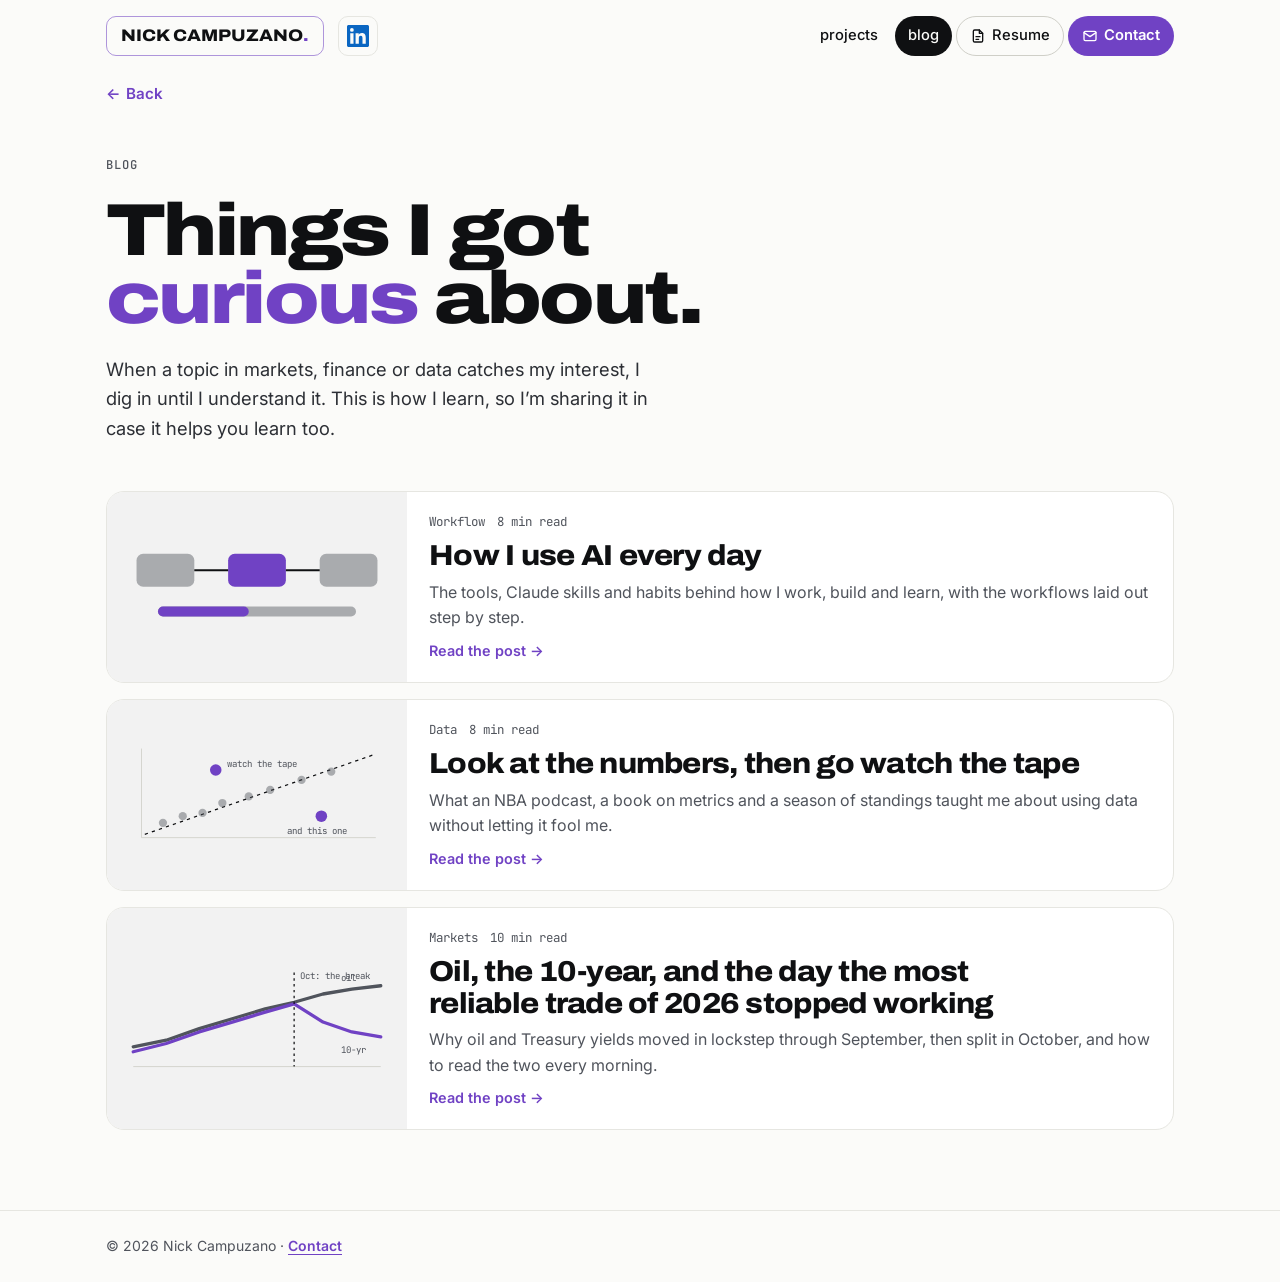
<file: deep-dives/index.html>
<!doctype html>
<html lang="en">
<head>
<meta charset="utf-8">
<meta name="viewport" content="width=device-width, initial-scale=1, viewport-fit=cover">
<title>Blog · Nick Campuzano</title>
<meta name="description" content="Visual explainers by Nick Campuzano on markets, finance and data, with charts and sources.">
<link rel="canonical" href="https://nickgcamp.com/deep-dives/">
<meta property="og:type" content="website">
<meta property="og:site_name" content="Nick Campuzano">
<meta property="og:title" content="Blog · Nick Campuzano">
<meta property="og:description" content="Visual explainers by Nick Campuzano on markets, finance and data, with charts and sources.">
<meta property="og:url" content="https://nickgcamp.com/deep-dives/">
<meta property="og:image" content="https://nickgcamp.com/assets/og-image.png">
<meta property="og:image:width" content="1200">
<meta property="og:image:height" content="630">
<meta name="twitter:card" content="summary_large_image">
<meta name="theme-color" content="#fbfbf9" media="(prefers-color-scheme: light)">
<meta name="theme-color" content="#0f1114" media="(prefers-color-scheme: dark)">
<link rel="icon" href="../assets/favicon.svg" type="image/svg+xml">
<link rel="icon" href="../assets/favicon-32.png" sizes="32x32" type="image/png">
<link rel="apple-touch-icon" href="../assets/apple-touch-icon.png">
<link rel="preconnect" href="https://fonts.googleapis.com">
<link rel="preconnect" href="https://fonts.gstatic.com" crossorigin>
<link rel="stylesheet" href="https://fonts.googleapis.com/css2?family=Archivo:wdth,wght@62..125,400..900&family=Inter:wght@400;500;600;700&family=JetBrains+Mono:wght@400;500;600;700&display=swap">
<link rel="stylesheet" href="../assets/site.css?v=20261123j">
<script src="../assets/site.js?v=20261123j" defer></script>
</head>
<body>
<a class="skip" href="#main">Skip to content</a>
<header class="site-header">
  <div class="wrap">
    <div class="brand-row"><a class="brand" href="../index.html">Nick Campuzano<span>.</span></a><a class="brand-li" href="https://www.linkedin.com/in/nickgcamp" aria-label="Nick on LinkedIn"><svg viewBox="0 0 24 24" width="20" height="20" aria-hidden="true" focusable="false"><path d="M20.45 20.45h-3.55v-5.57c0-1.33-.03-3.04-1.85-3.04-1.86 0-2.14 1.45-2.14 2.94v5.67H9.35V9h3.41v1.56h.05c.48-.9 1.64-1.85 3.37-1.85 3.6 0 4.27 2.37 4.27 5.46v6.28zM5.34 7.43a2.06 2.06 0 1 1 0-4.12 2.06 2.06 0 0 1 0 4.12zM7.12 20.45H3.56V9h3.56v11.45zM22.22 0H1.77C.79 0 0 .77 0 1.73v20.54C0 23.23.79 24 1.77 24h20.45c.98 0 1.78-.77 1.78-1.73V1.73C24 .77 23.2 0 22.22 0z"/></svg></a></div>
    <nav class="nav" aria-label="Main">
      <a href="../projects.html">projects</a>
      <a href="../deep-dives/" aria-current="page">blog</a>
      <a class="nav-pdf" href="../assets/Nick_Campuzano_Resume.pdf" aria-label="Resume (PDF), opens in a new tab"><svg class="dl" viewBox="0 0 24 24" width="16" height="16" aria-hidden="true" focusable="false" fill="none" stroke="currentColor" stroke-width="2" stroke-linecap="round" stroke-linejoin="round"><path d="M14 3H7a2 2 0 0 0-2 2v14a2 2 0 0 0 2 2h10a2 2 0 0 0 2-2V8z"/><path d="M14 3v5h5"/><path d="M9 13h6M9 17h4"/></svg><span>Resume</span></a>
      <a class="nav-cta" href="../index.html#contact"><svg class="mail" viewBox="0 0 24 24" width="16" height="16" aria-hidden="true" focusable="false" fill="none" stroke="currentColor" stroke-width="2" stroke-linecap="round" stroke-linejoin="round"><rect x="3" y="5" width="18" height="14" rx="2"/><path d="m3 7 9 6 9-6"/></svg><span>Contact</span></a>
    </nav>
  </div>
</header>
<div class="wrap backbar"><a class="back-link" href="../index.html" data-back><span aria-hidden="true">&larr;</span> Back</a></div>

<main id="main">
  <section class="hero">
    <div class="wrap">
      <span class="eyebrow">Blog</span>
      <h1 style="font-size:clamp(2.4rem,7vw,4.6rem)">Things I got <em>curious</em> about.</h1>
      <p class="lead">When a topic in markets, finance or data catches my interest, I dig in until I understand it. This is how I learn, so I’m sharing it in case it helps you learn too.</p>
    </div>
  </section>
  <section class="section tight">
    <div class="wrap post-list">
      <a class="post-card" href="how-i-use-ai-every-day.html">
        <div class="thumb"><svg viewBox="0 0 320 140" aria-hidden="true"><rect class="t-mut-f" x="14" y="30" width="70" height="40" rx="8"/><rect class="t-acc-f" x="125" y="30" width="70" height="40" rx="8"/><rect class="t-mut-f" x="236" y="30" width="70" height="40" rx="8"/><line x1="84" y1="50" x2="125" y2="50" class="t-ink" stroke-width="2.5"/><line x1="195" y1="50" x2="236" y2="50" class="t-ink" stroke-width="2.5"/><rect class="t-mut-f" x="40" y="94" width="240" height="12" rx="6"/><rect class="t-acc-f" x="40" y="94" width="110" height="12" rx="6"/></svg></div>
        <div class="body">
          <span class="meta-line"><span>Workflow</span><span>8 min read</span></span>
          <h2>How I use AI every day</h2>
          <p>The tools, Claude skills and habits behind how I work, build and learn, with the workflows laid out step by step.</p>
          <span class="go">Read the post →</span>
        </div>
      </a>
      <a class="post-card" href="metrics-and-the-tape.html">
        <div class="thumb"><svg viewBox="0 0 320 140" aria-hidden="true"><line x1="20" y1="122" x2="304" y2="122" class="c-axis"/><line x1="20" y1="122" x2="20" y2="14" class="c-axis"/><line x1="24" y1="118" x2="300" y2="22" class="t-ink" stroke-width="1.5" stroke-dasharray="4 5"/><circle class="t-mut-f" cx="46" cy="104" r="5"/><circle class="t-mut-f" cx="70" cy="96" r="5"/><circle class="t-mut-f" cx="94" cy="92" r="5"/><circle class="t-mut-f" cx="118" cy="80" r="5"/><circle class="t-mut-f" cx="150" cy="72" r="5"/><circle class="t-mut-f" cx="176" cy="64" r="5"/><circle class="t-mut-f" cx="214" cy="52" r="5"/><circle class="t-mut-f" cx="250" cy="42" r="5"/><circle class="t-acc-f" cx="110" cy="40" r="7"/><circle class="t-acc-f" cx="238" cy="96" r="7"/><text class="t-text" x="124" y="36">watch the tape</text><text class="t-text" x="196" y="118">and this one</text></svg></div>
        <div class="body">
          <span class="meta-line"><span>Data</span><span>8 min read</span></span>
          <h2>Look at the numbers, then go watch the tape</h2>
          <p>What an NBA podcast, a book on metrics and a season of standings taught me about using data without letting it fool me.</p>
          <span class="go">Read the post →</span>
        </div>
      </a>
      <a class="post-card" href="oil-and-the-10-year.html">
        <div class="thumb"><svg viewBox="0 0 320 140" aria-hidden="true"><line x1="10" y1="128" x2="310" y2="128" class="c-axis"/><polyline class="t-gold" points="10,104 50,96 90,82 130,70 170,58 205,50 240,40 275,34 310,30" stroke-width="4" stroke-linejoin="round" stroke-linecap="round"/><polyline class="t-acc" points="10,110 50,100 90,86 130,74 170,62 205,52 240,74 275,86 310,92" stroke-width="4" stroke-linejoin="round" stroke-linecap="round"/><line x1="205" y1="14" x2="205" y2="128" class="t-ink" stroke-width="1.5" stroke-dasharray="3 4"/><text class="t-text" x="262" y="24">oil</text><text class="t-text" x="262" y="112">10-yr</text><text class="t-text" x="212" y="22">Oct: the break</text></svg></div>
        <div class="body">
          <span class="meta-line"><span>Markets</span><span>10 min read</span></span>
          <h2>Oil, the 10-year, and the day the most reliable trade of 2026 stopped working</h2>
          <p>Why oil and Treasury yields moved in lockstep through September, then split in October, and how to read the two every morning.</p>
          <span class="go">Read the post →</span>
        </div>
      </a>
    </div>
  </section>
</main>

<footer class="site-footer">
  <div class="wrap">
    <span>© 2026 Nick Campuzano · <a class="foot-contact" href="../index.html#contact">Contact</a></span>
  </div>
</footer>

</body>
</html>
</file>
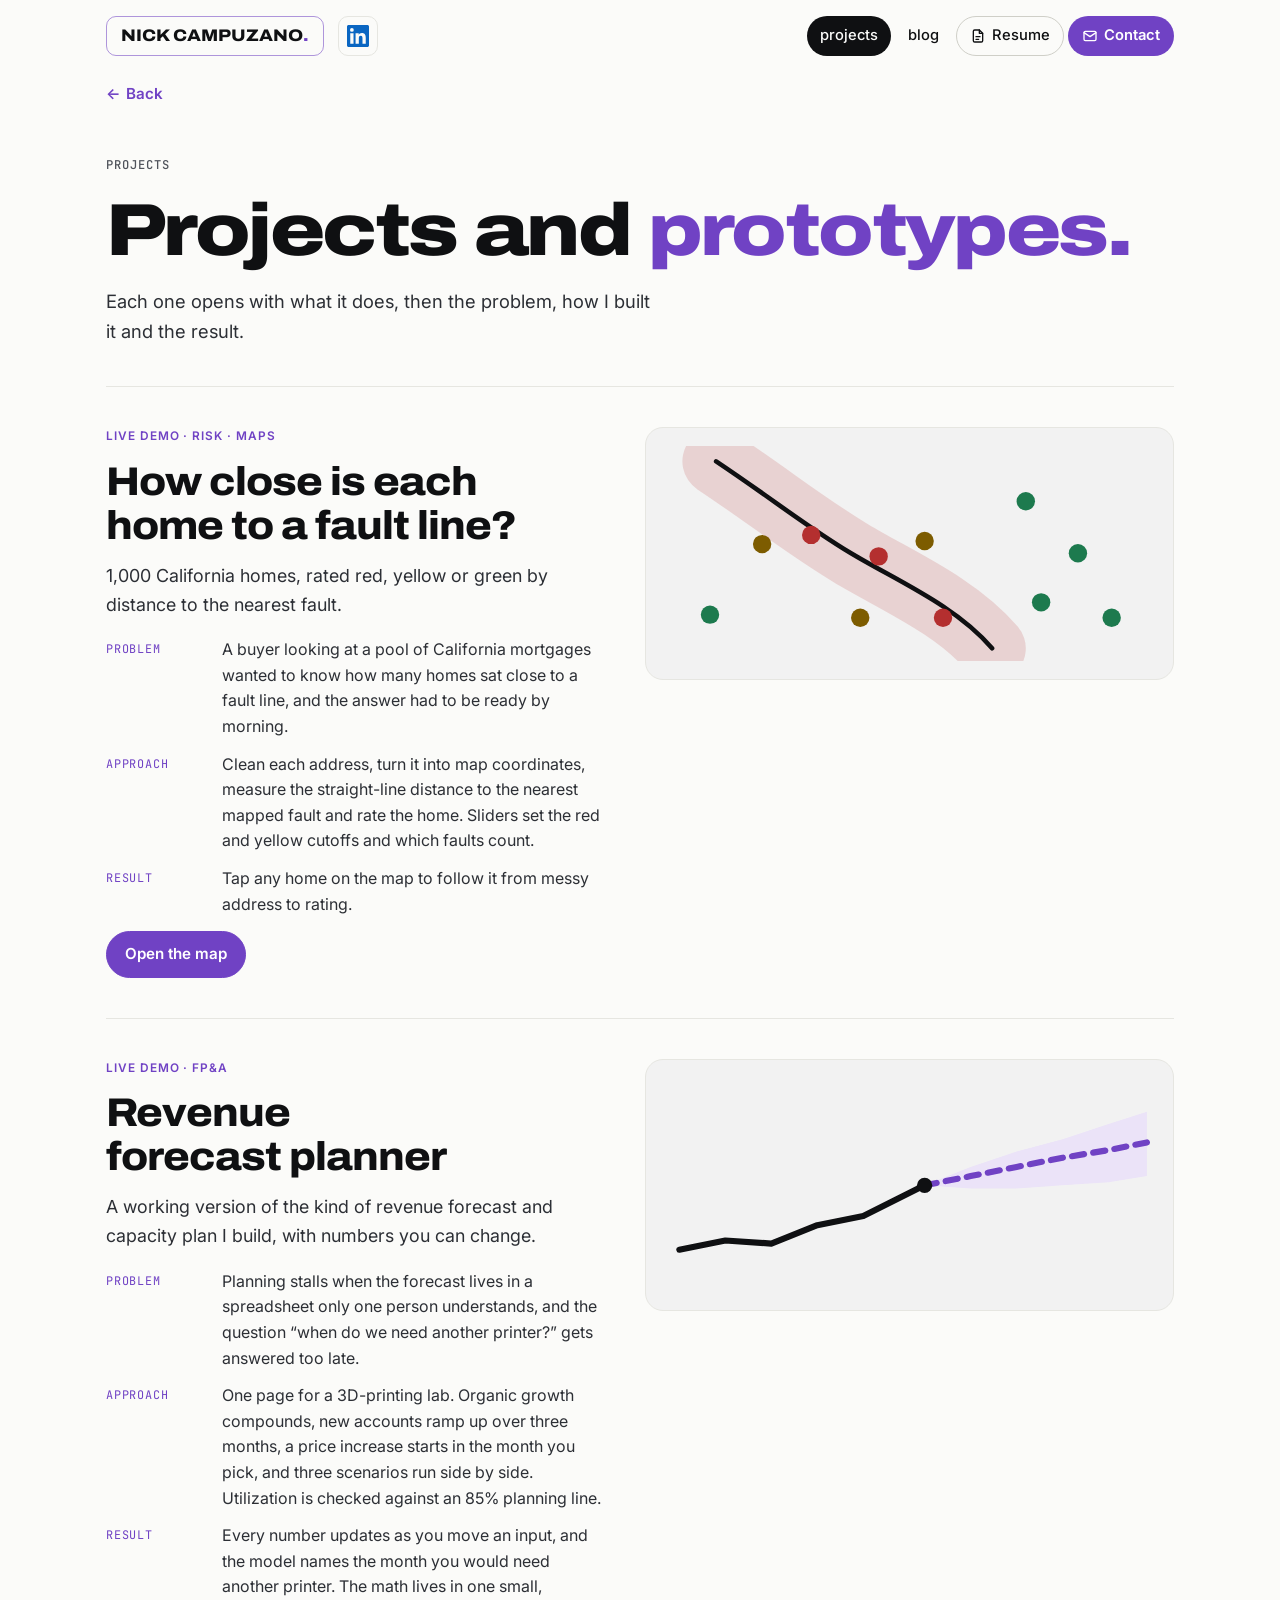
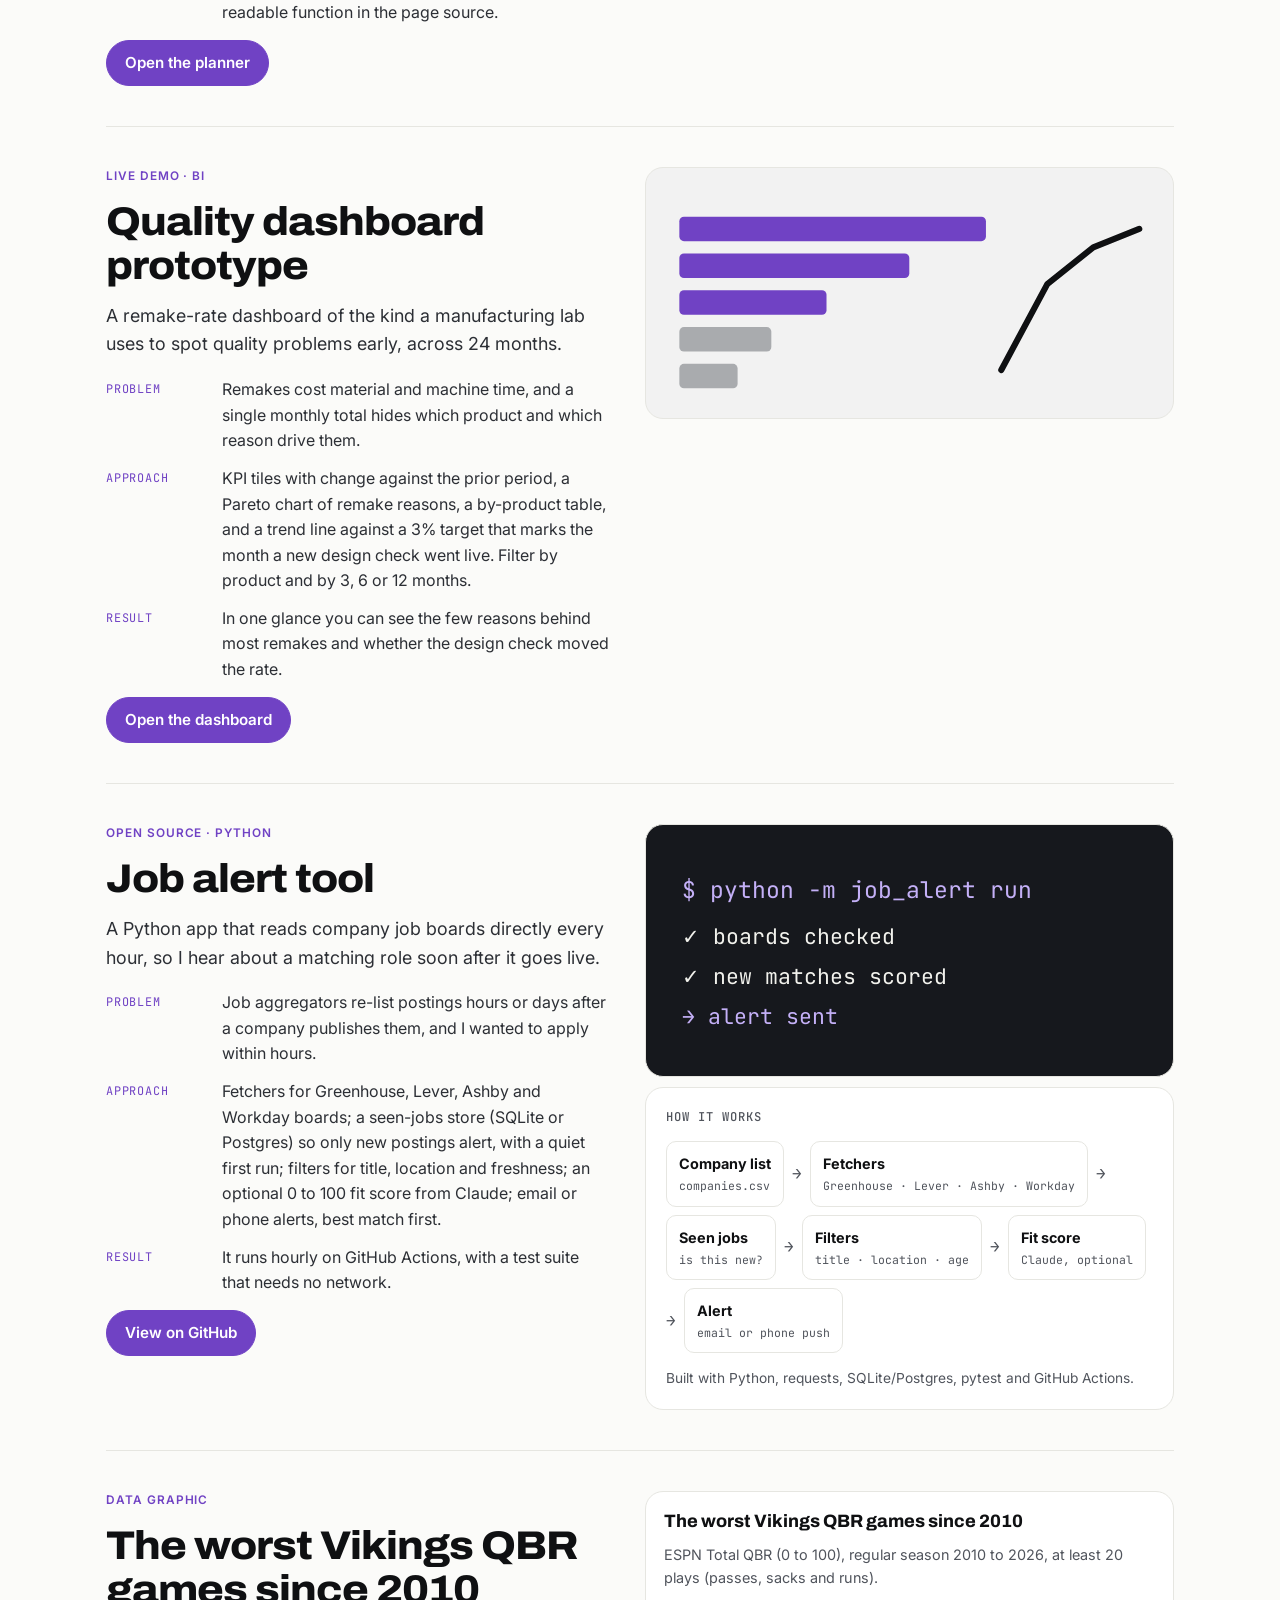
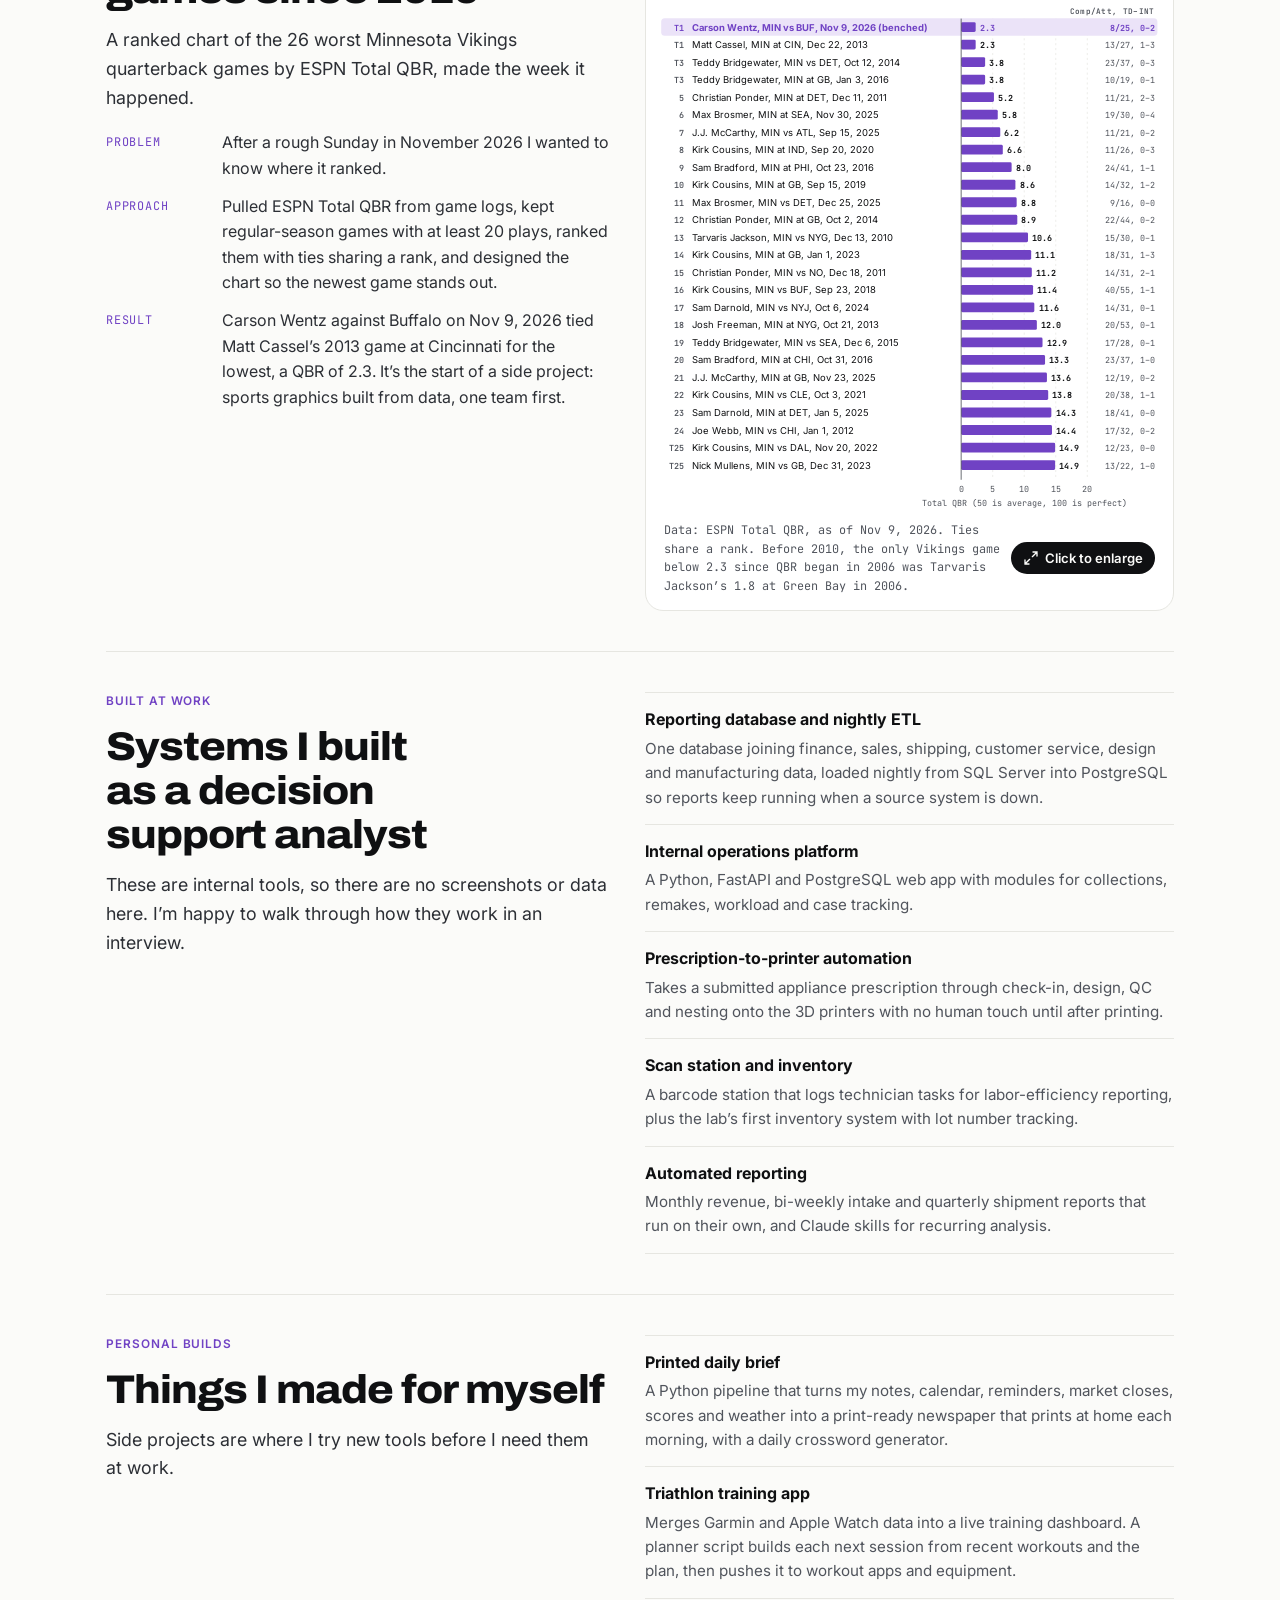
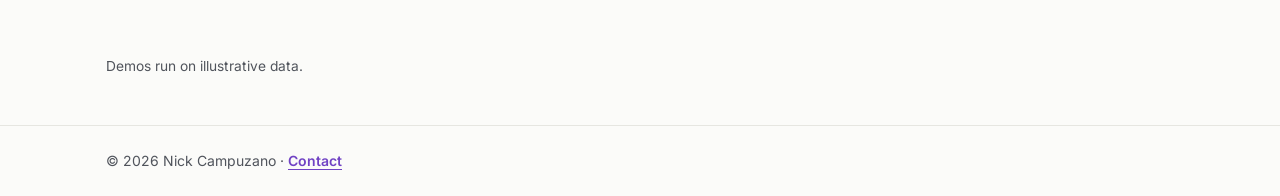
<file: projects.html>
<!doctype html>
<html lang="en">
<head>
<meta charset="utf-8">
<meta name="viewport" content="width=device-width, initial-scale=1, viewport-fit=cover">
<title>Projects · Nick Campuzano</title>
<meta name="description" content="Projects by Nick Campuzano: an earthquake risk map, forecast and dashboard demos, an open-source job alert tool, a data graphic, and systems built at work.">
<link rel="canonical" href="https://nickgcamp.com/projects.html">
<meta property="og:type" content="website">
<meta property="og:site_name" content="Nick Campuzano">
<meta property="og:title" content="Projects · Nick Campuzano">
<meta property="og:description" content="Projects by Nick Campuzano: an earthquake risk map, forecast and dashboard demos, an open-source job alert tool, a data graphic, and systems built at work.">
<meta property="og:url" content="https://nickgcamp.com/projects.html">
<meta property="og:image" content="https://nickgcamp.com/assets/og-image.png">
<meta property="og:image:width" content="1200">
<meta property="og:image:height" content="630">
<meta name="twitter:card" content="summary_large_image">
<meta name="theme-color" content="#fbfbf9" media="(prefers-color-scheme: light)">
<meta name="theme-color" content="#0f1114" media="(prefers-color-scheme: dark)">
<link rel="icon" href="assets/favicon.svg" type="image/svg+xml">
<link rel="icon" href="assets/favicon-32.png" sizes="32x32" type="image/png">
<link rel="apple-touch-icon" href="assets/apple-touch-icon.png">
<link rel="preconnect" href="https://fonts.googleapis.com">
<link rel="preconnect" href="https://fonts.gstatic.com" crossorigin>
<link rel="stylesheet" href="https://fonts.googleapis.com/css2?family=Archivo:wdth,wght@62..125,400..900&family=Inter:wght@400;500;600;700&family=JetBrains+Mono:wght@400;500;600;700&display=swap">
<link rel="stylesheet" href="assets/site.css?v=20261123j">
<script src="assets/site.js?v=20261123j" defer></script>
</head>
<body>
<a class="skip" href="#main">Skip to content</a>
<header class="site-header">
  <div class="wrap">
    <div class="brand-row"><a class="brand" href="index.html">Nick Campuzano<span>.</span></a><a class="brand-li" href="https://www.linkedin.com/in/nickgcamp" aria-label="Nick on LinkedIn"><svg viewBox="0 0 24 24" width="20" height="20" aria-hidden="true" focusable="false"><path d="M20.45 20.45h-3.55v-5.57c0-1.33-.03-3.04-1.85-3.04-1.86 0-2.14 1.45-2.14 2.94v5.67H9.35V9h3.41v1.56h.05c.48-.9 1.64-1.85 3.37-1.85 3.6 0 4.27 2.37 4.27 5.46v6.28zM5.34 7.43a2.06 2.06 0 1 1 0-4.12 2.06 2.06 0 0 1 0 4.12zM7.12 20.45H3.56V9h3.56v11.45zM22.22 0H1.77C.79 0 0 .77 0 1.73v20.54C0 23.23.79 24 1.77 24h20.45c.98 0 1.78-.77 1.78-1.73V1.73C24 .77 23.2 0 22.22 0z"/></svg></a></div>
    <nav class="nav" aria-label="Main">
      <a href="projects.html" aria-current="page">projects</a>
      <a href="deep-dives/">blog</a>
      <a class="nav-pdf" href="assets/Nick_Campuzano_Resume.pdf" aria-label="Resume (PDF), opens in a new tab"><svg class="dl" viewBox="0 0 24 24" width="16" height="16" aria-hidden="true" focusable="false" fill="none" stroke="currentColor" stroke-width="2" stroke-linecap="round" stroke-linejoin="round"><path d="M14 3H7a2 2 0 0 0-2 2v14a2 2 0 0 0 2 2h10a2 2 0 0 0 2-2V8z"/><path d="M14 3v5h5"/><path d="M9 13h6M9 17h4"/></svg><span>Resume</span></a>
      <a class="nav-cta" href="index.html#contact"><svg class="mail" viewBox="0 0 24 24" width="16" height="16" aria-hidden="true" focusable="false" fill="none" stroke="currentColor" stroke-width="2" stroke-linecap="round" stroke-linejoin="round"><rect x="3" y="5" width="18" height="14" rx="2"/><path d="m3 7 9 6 9-6"/></svg><span>Contact</span></a>
    </nav>
  </div>
</header>
<div class="wrap backbar"><a class="back-link" href="index.html" data-back><span aria-hidden="true">&larr;</span> Back</a></div>

<main id="main">
  <section class="hero">
    <div class="wrap">
      <span class="eyebrow">Projects</span>
      <h1 style="font-size:clamp(2.4rem,7vw,4.6rem)">Projects and <em>prototypes.</em></h1>
      <p class="lead">Each one opens with what it does, then the problem, how I built it and the result.</p>
    </div>
  </section>

  <div class="wrap">
    <article class="case" id="earthquake" aria-labelledby="earthquake-h">
      <div class="body">
        <span class="kicker">Live demo · Risk · Maps</span>
        <h2 id="earthquake-h">How close is each home to a fault line?</h2>
        <p class="outcome">1,000 California homes, rated red, yellow or green by distance to the nearest fault.</p>
        <dl class="par">
          <div><dt>Problem</dt><dd>A buyer looking at a pool of California mortgages wanted to know how many homes sat close to a fault line, and the answer had to be ready by morning.</dd></div>
          <div><dt>Approach</dt><dd>Clean each address, turn it into map coordinates, measure the straight-line distance to the nearest mapped fault and rate the home. Sliders set the red and yellow cutoffs and which faults count.</dd></div>
          <div><dt>Result</dt><dd>Tap any home on the map to follow it from messy address to rating.</dd></div>
        </dl>
        <div class="actions"><a class="btn primary" href="demos/earthquake.html">Open the map</a></div>
      </div>
      <div class="visual">
        <a class="frame" href="demos/earthquake.html" aria-label="Open the fault line risk map"><svg viewBox="0 0 320 140" aria-hidden="true"><path d="M34,10 C70,34 92,52 122,70 S190,104 214,132" fill="none" stroke="var(--bad)" stroke-opacity=".16" stroke-width="44" stroke-linecap="round"/><path d="M34,10 C70,34 92,52 122,70 S190,104 214,132" class="t-ink" stroke-width="3" stroke-linecap="round"/><circle cx="96" cy="58" r="6" fill="var(--bad)"/><circle cx="140" cy="72" r="6" fill="var(--bad)"/><circle cx="182" cy="112" r="6" fill="var(--bad)"/><circle cx="64" cy="64" r="6" fill="var(--amber)"/><circle cx="170" cy="62" r="6" fill="var(--amber)"/><circle cx="128" cy="112" r="6" fill="var(--amber)"/><circle cx="236" cy="36" r="6" fill="var(--good)"/><circle cx="270" cy="70" r="6" fill="var(--good)"/><circle cx="246" cy="102" r="6" fill="var(--good)"/><circle cx="292" cy="112" r="6" fill="var(--good)"/><circle cx="30" cy="110" r="6" fill="var(--good)"/></svg></a>
      </div>
    </article>

    <article class="case" id="forecast" aria-labelledby="forecast-h">
      <div class="body">
        <span class="kicker">Live demo · FP&amp;A</span>
        <h2 id="forecast-h">Revenue forecast planner</h2>
        <p class="outcome">A working version of the kind of revenue forecast and capacity plan I build, with numbers you can change.</p>
        <dl class="par">
          <div><dt>Problem</dt><dd>Planning stalls when the forecast lives in a spreadsheet only one person understands, and the question “when do we need another printer?” gets answered too late.</dd></div>
          <div><dt>Approach</dt><dd>One page for a 3D-printing lab. Organic growth compounds, new accounts ramp up over three months, a price increase starts in the month you pick, and three scenarios run side by side. Utilization is checked against an 85% planning line.</dd></div>
          <div><dt>Result</dt><dd>Every number updates as you move an input, and the model names the month you would need another printer. The math lives in one small, readable function in the page source.</dd></div>
        </dl>
        <div class="actions"><a class="btn primary" href="demos/forecast.html">Open the planner</a></div>
      </div>
      <div class="visual">
        <a class="frame" href="demos/forecast.html" aria-label="Open the revenue forecast planner"><svg viewBox="0 0 320 140" aria-hidden="true"><polygon class="t-soft-f" points="170,70 200,58 230,48 260,40 290,30 315,22 315,64 290,68 260,70 230,72 200,72"/><polyline class="t-ink" points="10,112 40,106 70,108 100,96 130,90 170,70" stroke-width="4" stroke-linejoin="round" stroke-linecap="round"/><polyline class="t-acc" points="170,70 200,64 230,58 260,52 290,47 315,42" stroke-width="4" stroke-dasharray="8 6" stroke-linecap="round"/><circle class="t-ink-f" cx="170" cy="70" r="5"/></svg></a>
      </div>
    </article>

    <article class="case" id="quality" aria-labelledby="quality-h">
      <div class="body">
        <span class="kicker">Live demo · BI</span>
        <h2 id="quality-h">Quality dashboard prototype</h2>
        <p class="outcome">A remake-rate dashboard of the kind a manufacturing lab uses to spot quality problems early, across 24 months.</p>
        <dl class="par">
          <div><dt>Problem</dt><dd>Remakes cost material and machine time, and a single monthly total hides which product and which reason drive them.</dd></div>
          <div><dt>Approach</dt><dd>KPI tiles with change against the prior period, a Pareto chart of remake reasons, a by-product table, and a trend line against a 3% target that marks the month a new design check went live. Filter by product and by 3, 6 or 12 months.</dd></div>
          <div><dt>Result</dt><dd>In one glance you can see the few reasons behind most remakes and whether the design check moved the rate.</dd></div>
        </dl>
        <div class="actions"><a class="btn primary" href="demos/quality.html">Open the dashboard</a></div>
      </div>
      <div class="visual">
        <a class="frame" href="demos/quality.html" aria-label="Open the quality dashboard prototype"><svg viewBox="0 0 320 140" aria-hidden="true"><rect class="t-acc-f" x="10" y="20" width="200" height="16" rx="3"/><rect class="t-acc-f" x="10" y="44" width="150" height="16" rx="3"/><rect class="t-acc-f" x="10" y="68" width="96" height="16" rx="3"/><rect class="t-mut-f" x="10" y="92" width="60" height="16" rx="3"/><rect class="t-mut-f" x="10" y="116" width="38" height="16" rx="3"/><polyline class="t-ink" points="220,120 250,64 280,40 310,28" stroke-width="4" stroke-linejoin="round" stroke-linecap="round"/></svg></a>
      </div>
    </article>

    <article class="case" id="job-alert-tool" aria-labelledby="job-alert-tool-h">
      <div class="body">
        <span class="kicker">Open source · Python</span>
        <h2 id="job-alert-tool-h">Job alert tool</h2>
        <p class="outcome">A Python app that reads company job boards directly every hour, so I hear about a matching role soon after it goes live.</p>
        <dl class="par">
          <div><dt>Problem</dt><dd>Job aggregators re-list postings hours or days after a company publishes them, and I wanted to apply within hours.</dd></div>
          <div><dt>Approach</dt><dd>Fetchers for Greenhouse, Lever, Ashby and Workday boards; a seen-jobs store (SQLite or Postgres) so only new postings alert, with a quiet first run; filters for title, location and freshness; an optional 0 to 100 fit score from Claude; email or phone alerts, best match first.</dd></div>
          <div><dt>Result</dt><dd>It runs hourly on GitHub Actions, with a test suite that needs no network.</dd></div>
        </dl>
        <div class="actions"><a class="btn primary" href="https://github.com/nickgcamp/job-alert-tool-2">View on GitHub</a></div>
      </div>
      <div class="visual">
        <div class="frame code"><svg viewBox="0 0 320 140" aria-hidden="true"><text x="12" y="36" fill="#c4b0f7" font-family="JetBrains Mono, monospace" font-size="15">$ python -m job_alert run</text><text x="12" y="66" fill="#f1f1ec" font-family="JetBrains Mono, monospace" font-size="14">✓ boards checked</text><text x="12" y="92" fill="#f1f1ec" font-family="JetBrains Mono, monospace" font-size="14">✓ new matches scored</text><text x="12" y="118" fill="#c4b0f7" font-family="JetBrains Mono, monospace" font-size="14">→ alert sent</text></svg></div>
        <div class="panel">
          <span class="eyebrow">How it works</span>
          <div class="flow">
            <div class="node"><b>Company list</b><span>companies.csv</span></div><span class="arrow">→</span>
            <div class="node"><b>Fetchers</b><span>Greenhouse · Lever · Ashby · Workday</span></div><span class="arrow">→</span>
            <div class="node"><b>Seen jobs</b><span>is this new?</span></div><span class="arrow">→</span>
            <div class="node"><b>Filters</b><span>title · location · age</span></div><span class="arrow">→</span>
            <div class="node"><b>Fit score</b><span>Claude, optional</span></div><span class="arrow">→</span>
            <div class="node"><b>Alert</b><span>email or phone push</span></div>
          </div>
          <p class="note">Built with Python, requests, SQLite/Postgres, pytest and GitHub Actions.</p>
        </div>
      </div>
    </article>

    <article class="case" id="vikings" aria-labelledby="vikings-h">
      <div class="body">
        <span class="kicker">Data graphic</span>
        <h2 id="vikings-h">The worst Vikings QBR games since 2010</h2>
        <p class="outcome">A ranked chart of the 26 worst Minnesota Vikings quarterback games by ESPN Total QBR, made the week it happened.</p>
        <dl class="par">
          <div><dt>Problem</dt><dd>After a rough Sunday in November 2026 I wanted to know where it ranked.</dd></div>
          <div><dt>Approach</dt><dd>Pulled ESPN Total QBR from game logs, kept regular-season games with at least 20 plays, ranked them with ties sharing a rank, and designed the chart so the newest game stands out.</dd></div>
          <div><dt>Result</dt><dd>Carson Wentz against Buffalo on Nov 9, 2026 tied Matt Cassel’s 2013 game at Cincinnati for the lowest, a QBR of 2.3. It’s the start of a side project: sports graphics built from data, one team first.</dd></div>
        </dl>
        
      </div>
      <div class="visual">
        <figure class="fig has-enlarge vik-fig" data-full-width="1100"><span class="fig-title">The worst Vikings QBR games since 2010</span><span class="fig-sub">ESPN Total QBR (0 to 100), regular season 2010 to 2026, at least 20 plays (passes, sacks and runs).</span><div class="zoomable"><svg class="vik" viewBox="0 0 700 730" role="img" aria-label="Bar chart of the 26 worst Minnesota Vikings QBR games since 2010. Carson Wentz against Buffalo on Nov 9, 2026 ties Matt Cassel's 2013 game at Cincinnati for the lowest, a QBR of 2.3."><text class="vk-head" x="700" y="22" text-anchor="end">Comp/Att, TD–INT</text><line class="vk-grid" x1="469.0" y1="28" x2="469.0" y2="686"/><line class="vk-grid" x1="514.0" y1="28" x2="514.0" y2="686"/><line class="vk-grid" x1="559.0" y1="28" x2="559.0" y2="686"/><line class="vk-grid" x1="604.0" y1="28" x2="604.0" y2="686"/><rect class="vk-hi" x="-4" y="27.5" width="708" height="25" rx="5"/><text class="vk-rk hi" x="28" y="45" text-anchor="end">T1</text><text class="vk-lab hi" x="40" y="45">Carson Wentz, MIN vs BUF, Nov 9, 2026 (benched)</text><rect class="vk-bar hi" x="424" y="33" width="20.7" height="14" rx="2"/><text class="vk-val hi" x="450.7" y="45">2.3</text><text class="vk-st hi" x="700" y="45" text-anchor="end">8/25, 0–2</text><text class="vk-rk" x="28" y="70" text-anchor="end">T1</text><text class="vk-lab" x="40" y="70">Matt Cassel, MIN at CIN, Dec 22, 2013</text><rect class="vk-bar" x="424" y="58" width="20.7" height="14" rx="2"/><text class="vk-val" x="450.7" y="70">2.3</text><text class="vk-st" x="700" y="70" text-anchor="end">13/27, 1–3</text><text class="vk-rk" x="28" y="95" text-anchor="end">T3</text><text class="vk-lab" x="40" y="95">Teddy Bridgewater, MIN vs DET, Oct 12, 2014</text><rect class="vk-bar" x="424" y="83" width="34.2" height="14" rx="2"/><text class="vk-val" x="464.2" y="95">3.8</text><text class="vk-st" x="700" y="95" text-anchor="end">23/37, 0–3</text><text class="vk-rk" x="28" y="120" text-anchor="end">T3</text><text class="vk-lab" x="40" y="120">Teddy Bridgewater, MIN at GB, Jan 3, 2016</text><rect class="vk-bar" x="424" y="108" width="34.2" height="14" rx="2"/><text class="vk-val" x="464.2" y="120">3.8</text><text class="vk-st" x="700" y="120" text-anchor="end">10/19, 0–1</text><text class="vk-rk" x="28" y="145" text-anchor="end">5</text><text class="vk-lab" x="40" y="145">Christian Ponder, MIN at DET, Dec 11, 2011</text><rect class="vk-bar" x="424" y="133" width="46.8" height="14" rx="2"/><text class="vk-val" x="476.8" y="145">5.2</text><text class="vk-st" x="700" y="145" text-anchor="end">11/21, 2–3</text><text class="vk-rk" x="28" y="170" text-anchor="end">6</text><text class="vk-lab" x="40" y="170">Max Brosmer, MIN at SEA, Nov 30, 2025</text><rect class="vk-bar" x="424" y="158" width="52.2" height="14" rx="2"/><text class="vk-val" x="482.2" y="170">5.8</text><text class="vk-st" x="700" y="170" text-anchor="end">19/30, 0–4</text><text class="vk-rk" x="28" y="195" text-anchor="end">7</text><text class="vk-lab" x="40" y="195">J.J. McCarthy, MIN vs ATL, Sep 15, 2025</text><rect class="vk-bar" x="424" y="183" width="55.8" height="14" rx="2"/><text class="vk-val" x="485.8" y="195">6.2</text><text class="vk-st" x="700" y="195" text-anchor="end">11/21, 0–2</text><text class="vk-rk" x="28" y="220" text-anchor="end">8</text><text class="vk-lab" x="40" y="220">Kirk Cousins, MIN at IND, Sep 20, 2020</text><rect class="vk-bar" x="424" y="208" width="59.4" height="14" rx="2"/><text class="vk-val" x="489.4" y="220">6.6</text><text class="vk-st" x="700" y="220" text-anchor="end">11/26, 0–3</text><text class="vk-rk" x="28" y="245" text-anchor="end">9</text><text class="vk-lab" x="40" y="245">Sam Bradford, MIN at PHI, Oct 23, 2016</text><rect class="vk-bar" x="424" y="233" width="72.0" height="14" rx="2"/><text class="vk-val" x="502.0" y="245">8.0</text><text class="vk-st" x="700" y="245" text-anchor="end">24/41, 1–1</text><text class="vk-rk" x="28" y="270" text-anchor="end">10</text><text class="vk-lab" x="40" y="270">Kirk Cousins, MIN at GB, Sep 15, 2019</text><rect class="vk-bar" x="424" y="258" width="77.4" height="14" rx="2"/><text class="vk-val" x="507.4" y="270">8.6</text><text class="vk-st" x="700" y="270" text-anchor="end">14/32, 1–2</text><text class="vk-rk" x="28" y="295" text-anchor="end">11</text><text class="vk-lab" x="40" y="295">Max Brosmer, MIN vs DET, Dec 25, 2025</text><rect class="vk-bar" x="424" y="283" width="79.2" height="14" rx="2"/><text class="vk-val" x="509.2" y="295">8.8</text><text class="vk-st" x="700" y="295" text-anchor="end">9/16, 0–0</text><text class="vk-rk" x="28" y="320" text-anchor="end">12</text><text class="vk-lab" x="40" y="320">Christian Ponder, MIN at GB, Oct 2, 2014</text><rect class="vk-bar" x="424" y="308" width="80.1" height="14" rx="2"/><text class="vk-val" x="510.1" y="320">8.9</text><text class="vk-st" x="700" y="320" text-anchor="end">22/44, 0–2</text><text class="vk-rk" x="28" y="345" text-anchor="end">13</text><text class="vk-lab" x="40" y="345">Tarvaris Jackson, MIN vs NYG, Dec 13, 2010</text><rect class="vk-bar" x="424" y="333" width="95.4" height="14" rx="2"/><text class="vk-val" x="525.4" y="345">10.6</text><text class="vk-st" x="700" y="345" text-anchor="end">15/30, 0–1</text><text class="vk-rk" x="28" y="370" text-anchor="end">14</text><text class="vk-lab" x="40" y="370">Kirk Cousins, MIN at GB, Jan 1, 2023</text><rect class="vk-bar" x="424" y="358" width="99.9" height="14" rx="2"/><text class="vk-val" x="529.9" y="370">11.1</text><text class="vk-st" x="700" y="370" text-anchor="end">18/31, 1–3</text><text class="vk-rk" x="28" y="395" text-anchor="end">15</text><text class="vk-lab" x="40" y="395">Christian Ponder, MIN vs NO, Dec 18, 2011</text><rect class="vk-bar" x="424" y="383" width="100.8" height="14" rx="2"/><text class="vk-val" x="530.8" y="395">11.2</text><text class="vk-st" x="700" y="395" text-anchor="end">14/31, 2–1</text><text class="vk-rk" x="28" y="420" text-anchor="end">16</text><text class="vk-lab" x="40" y="420">Kirk Cousins, MIN vs BUF, Sep 23, 2018</text><rect class="vk-bar" x="424" y="408" width="102.6" height="14" rx="2"/><text class="vk-val" x="532.6" y="420">11.4</text><text class="vk-st" x="700" y="420" text-anchor="end">40/55, 1–1</text><text class="vk-rk" x="28" y="445" text-anchor="end">17</text><text class="vk-lab" x="40" y="445">Sam Darnold, MIN vs NYJ, Oct 6, 2024</text><rect class="vk-bar" x="424" y="433" width="104.4" height="14" rx="2"/><text class="vk-val" x="534.4" y="445">11.6</text><text class="vk-st" x="700" y="445" text-anchor="end">14/31, 0–1</text><text class="vk-rk" x="28" y="470" text-anchor="end">18</text><text class="vk-lab" x="40" y="470">Josh Freeman, MIN at NYG, Oct 21, 2013</text><rect class="vk-bar" x="424" y="458" width="108.0" height="14" rx="2"/><text class="vk-val" x="538.0" y="470">12.0</text><text class="vk-st" x="700" y="470" text-anchor="end">20/53, 0–1</text><text class="vk-rk" x="28" y="495" text-anchor="end">19</text><text class="vk-lab" x="40" y="495">Teddy Bridgewater, MIN vs SEA, Dec 6, 2015</text><rect class="vk-bar" x="424" y="483" width="116.1" height="14" rx="2"/><text class="vk-val" x="546.1" y="495">12.9</text><text class="vk-st" x="700" y="495" text-anchor="end">17/28, 0–1</text><text class="vk-rk" x="28" y="520" text-anchor="end">20</text><text class="vk-lab" x="40" y="520">Sam Bradford, MIN at CHI, Oct 31, 2016</text><rect class="vk-bar" x="424" y="508" width="119.7" height="14" rx="2"/><text class="vk-val" x="549.7" y="520">13.3</text><text class="vk-st" x="700" y="520" text-anchor="end">23/37, 1–0</text><text class="vk-rk" x="28" y="545" text-anchor="end">21</text><text class="vk-lab" x="40" y="545">J.J. McCarthy, MIN at GB, Nov 23, 2025</text><rect class="vk-bar" x="424" y="533" width="122.4" height="14" rx="2"/><text class="vk-val" x="552.4" y="545">13.6</text><text class="vk-st" x="700" y="545" text-anchor="end">12/19, 0–2</text><text class="vk-rk" x="28" y="570" text-anchor="end">22</text><text class="vk-lab" x="40" y="570">Kirk Cousins, MIN vs CLE, Oct 3, 2021</text><rect class="vk-bar" x="424" y="558" width="124.2" height="14" rx="2"/><text class="vk-val" x="554.2" y="570">13.8</text><text class="vk-st" x="700" y="570" text-anchor="end">20/38, 1–1</text><text class="vk-rk" x="28" y="595" text-anchor="end">23</text><text class="vk-lab" x="40" y="595">Sam Darnold, MIN at DET, Jan 5, 2025</text><rect class="vk-bar" x="424" y="583" width="128.7" height="14" rx="2"/><text class="vk-val" x="558.7" y="595">14.3</text><text class="vk-st" x="700" y="595" text-anchor="end">18/41, 0–0</text><text class="vk-rk" x="28" y="620" text-anchor="end">24</text><text class="vk-lab" x="40" y="620">Joe Webb, MIN vs CHI, Jan 1, 2012</text><rect class="vk-bar" x="424" y="608" width="129.6" height="14" rx="2"/><text class="vk-val" x="559.6" y="620">14.4</text><text class="vk-st" x="700" y="620" text-anchor="end">17/32, 0–2</text><text class="vk-rk" x="28" y="645" text-anchor="end">T25</text><text class="vk-lab" x="40" y="645">Kirk Cousins, MIN vs DAL, Nov 20, 2022</text><rect class="vk-bar" x="424" y="633" width="134.1" height="14" rx="2"/><text class="vk-val" x="564.1" y="645">14.9</text><text class="vk-st" x="700" y="645" text-anchor="end">12/23, 0–0</text><text class="vk-rk" x="28" y="670" text-anchor="end">T25</text><text class="vk-lab" x="40" y="670">Nick Mullens, MIN vs GB, Dec 31, 2023</text><rect class="vk-bar" x="424" y="658" width="134.1" height="14" rx="2"/><text class="vk-val" x="564.1" y="670">14.9</text><text class="vk-st" x="700" y="670" text-anchor="end">13/22, 1–0</text><line class="vk-axis" x1="424" y1="28" x2="424" y2="686"/><text class="vk-tick" x="424.0" y="704" text-anchor="middle">0</text><text class="vk-tick" x="469.0" y="704" text-anchor="middle">5</text><text class="vk-tick" x="514.0" y="704" text-anchor="middle">10</text><text class="vk-tick" x="559.0" y="704" text-anchor="middle">15</text><text class="vk-tick" x="604.0" y="704" text-anchor="middle">20</text><text class="vk-tick" x="514.0" y="724" text-anchor="middle">Total QBR (50 is average, 100 is perfect)</text></svg></div><figcaption>Data: ESPN Total QBR, as of Nov 9, 2026. Ties share a rank. Before 2010, the only Vikings game below 2.3 since QBR began in 2006 was Tarvaris Jackson’s 1.8 at Green Bay in 2006.</figcaption><button class="enlarge" type="button" aria-label="Enlarge chart: The worst Vikings QBR games since 2010"><svg viewBox="0 0 24 24" fill="none" stroke="currentColor" stroke-width="2" stroke-linecap="round" aria-hidden="true"><path d="M15 3h6v6M9 21H3v-6M21 3l-7 7M3 21l7-7"/></svg><span class="hint-txt">Tap to enlarge</span></button></figure>
      </div>
    </article>

    <article class="case" id="work" aria-labelledby="work-h">
      <div class="body">
        <span class="kicker">Built at work</span>
        <h2 id="work-h">Systems I built as a decision support analyst</h2>
        <p class="outcome">These are internal tools, so there are no screenshots or data here. I’m happy to walk through how they work in an interview.</p>
      </div>
      <div class="private-list">
        <div><b>Reporting database and nightly ETL</b><p>One database joining finance, sales, shipping, customer service, design and manufacturing data, loaded nightly from SQL Server into PostgreSQL so reports keep running when a source system is down.</p></div>
        <div><b>Internal operations platform</b><p>A Python, FastAPI and PostgreSQL web app with modules for collections, remakes, workload and case tracking.</p></div>
        <div><b>Prescription-to-printer automation</b><p>Takes a submitted appliance prescription through check-in, design, QC and nesting onto the 3D printers with no human touch until after printing.</p></div>
        <div><b>Scan station and inventory</b><p>A barcode station that logs technician tasks for labor-efficiency reporting, plus the lab’s first inventory system with lot number tracking.</p></div>
        <div><b>Automated reporting</b><p>Monthly revenue, bi-weekly intake and quarterly shipment reports that run on their own, and Claude skills for recurring analysis.</p></div>
      </div>
    </article>
    <article class="case" id="personal" aria-labelledby="personal-h">
      <div class="body">
        <span class="kicker">Personal builds</span>
        <h2 id="personal-h">Things I made for myself</h2>
        <p class="outcome">Side projects are where I try new tools before I need them at work.</p>
      </div>
      <div class="private-list">
        <div><b>Printed daily brief</b><p>A Python pipeline that turns my notes, calendar, reminders, market closes, scores and weather into a print-ready newspaper that prints at home each morning, with a daily crossword generator.</p></div>
        <div><b>Triathlon training app</b><p>Merges Garmin and Apple Watch data into a live training dashboard. A planner script builds each next session from recent workouts and the plan, then pushes it to workout apps and equipment.</p></div>
      </div>
    </article>
    <p class="note" style="margin-block:1rem 3rem">Demos run on illustrative data.</p>
  </div>
</main>

<footer class="site-footer">
  <div class="wrap">
    <span>© 2026 Nick Campuzano · <a class="foot-contact" href="index.html#contact">Contact</a></span>
  </div>
</footer>

</body>
</html>
</file>
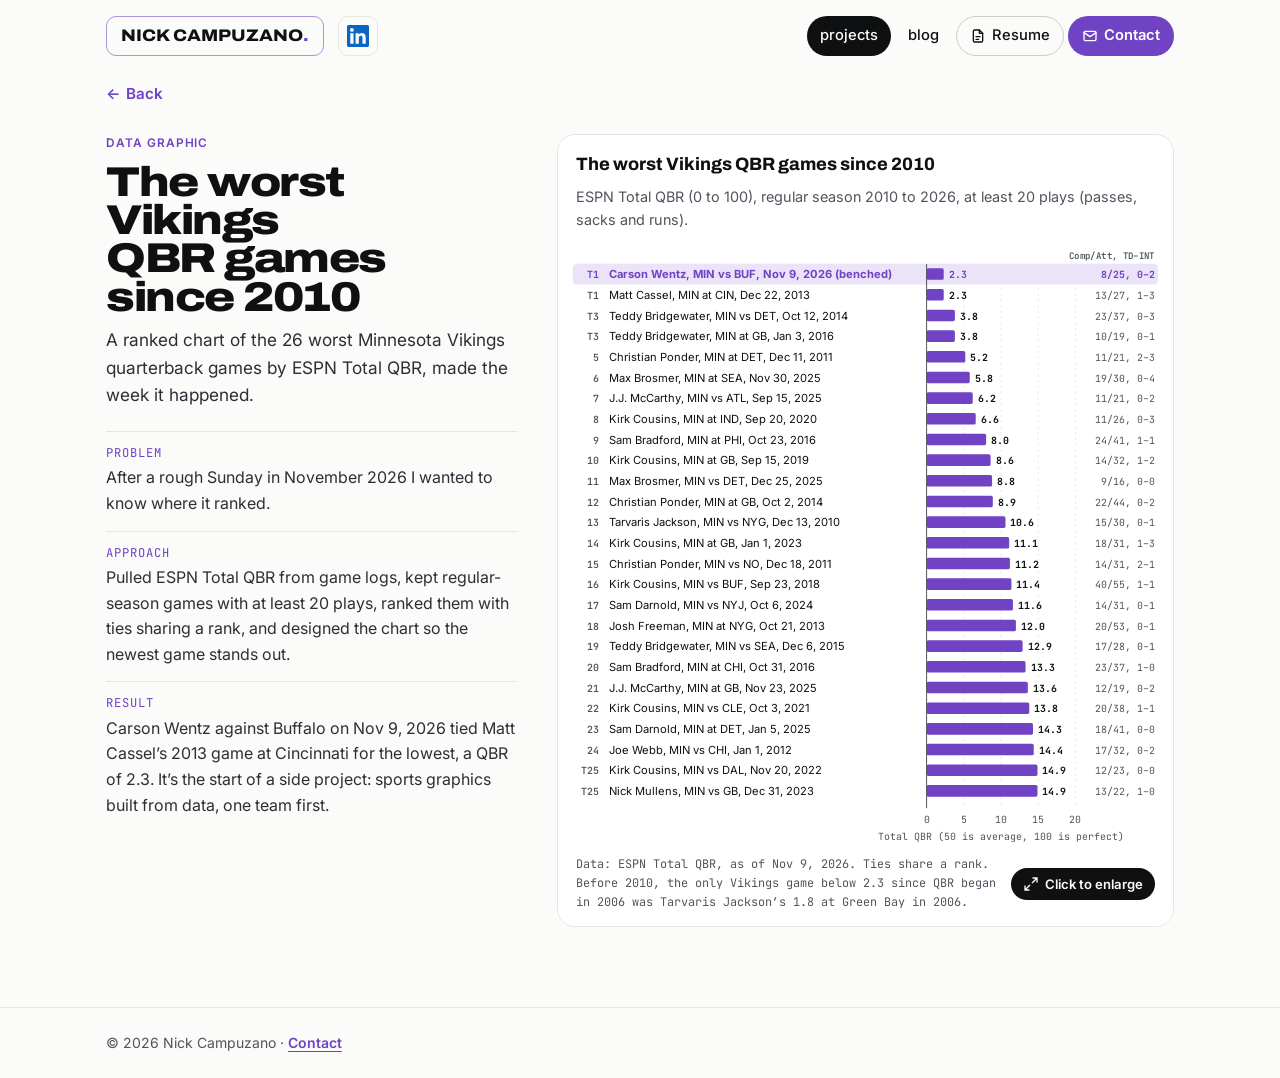
<file: vikings.html>
<!doctype html>
<html lang="en">
<head>
<meta charset="utf-8">
<meta name="viewport" content="width=device-width, initial-scale=1, viewport-fit=cover">
<title>Worst Vikings QBR games since 2010 · Nick Campuzano</title>
<meta name="description" content="A ranked chart of the 26 worst Minnesota Vikings quarterback games by ESPN Total QBR since 2010, made the week it happened.">
<link rel="canonical" href="https://nickgcamp.com/vikings.html">
<meta property="og:type" content="article">
<meta property="og:site_name" content="Nick Campuzano">
<meta property="og:title" content="Worst Vikings QBR games since 2010 · Nick Campuzano">
<meta property="og:description" content="A ranked chart of the 26 worst Minnesota Vikings quarterback games by ESPN Total QBR since 2010, made the week it happened.">
<meta property="og:url" content="https://nickgcamp.com/vikings.html">
<meta property="og:image" content="https://nickgcamp.com/assets/og-image.png">
<meta property="og:image:width" content="1200">
<meta property="og:image:height" content="630">
<meta name="twitter:card" content="summary_large_image">
<meta name="theme-color" content="#fbfbf9" media="(prefers-color-scheme: light)">
<meta name="theme-color" content="#0f1114" media="(prefers-color-scheme: dark)">
<link rel="icon" href="assets/favicon.svg" type="image/svg+xml">
<link rel="icon" href="assets/favicon-32.png" sizes="32x32" type="image/png">
<link rel="apple-touch-icon" href="assets/apple-touch-icon.png">
<link rel="preconnect" href="https://fonts.googleapis.com">
<link rel="preconnect" href="https://fonts.gstatic.com" crossorigin>
<link rel="stylesheet" href="https://fonts.googleapis.com/css2?family=Archivo:wdth,wght@62..125,400..900&family=Inter:wght@400;500;600;700&family=JetBrains+Mono:wght@400;500;600;700&display=swap">
<link rel="stylesheet" href="assets/site.css?v=20261123j">
<script src="assets/site.js?v=20261123j" defer></script>
</head>
<body>
<a class="skip" href="#main">Skip to content</a>
<header class="site-header">
  <div class="wrap">
    <div class="brand-row"><a class="brand" href="index.html">Nick Campuzano<span>.</span></a><a class="brand-li" href="https://www.linkedin.com/in/nickgcamp" aria-label="Nick on LinkedIn"><svg viewBox="0 0 24 24" width="20" height="20" aria-hidden="true" focusable="false"><path d="M20.45 20.45h-3.55v-5.57c0-1.33-.03-3.04-1.85-3.04-1.86 0-2.14 1.45-2.14 2.94v5.67H9.35V9h3.41v1.56h.05c.48-.9 1.64-1.85 3.37-1.85 3.6 0 4.27 2.37 4.27 5.46v6.28zM5.34 7.43a2.06 2.06 0 1 1 0-4.12 2.06 2.06 0 0 1 0 4.12zM7.12 20.45H3.56V9h3.56v11.45zM22.22 0H1.77C.79 0 0 .77 0 1.73v20.54C0 23.23.79 24 1.77 24h20.45c.98 0 1.78-.77 1.78-1.73V1.73C24 .77 23.2 0 22.22 0z"/></svg></a></div>
    <nav class="nav" aria-label="Main">
      <a href="projects.html" aria-current="true">projects</a>
      <a href="deep-dives/">blog</a>
      <a class="nav-pdf" href="assets/Nick_Campuzano_Resume.pdf" aria-label="Resume (PDF), opens in a new tab"><svg class="dl" viewBox="0 0 24 24" width="16" height="16" aria-hidden="true" focusable="false" fill="none" stroke="currentColor" stroke-width="2" stroke-linecap="round" stroke-linejoin="round"><path d="M14 3H7a2 2 0 0 0-2 2v14a2 2 0 0 0 2 2h10a2 2 0 0 0 2-2V8z"/><path d="M14 3v5h5"/><path d="M9 13h6M9 17h4"/></svg><span>Resume</span></a>
      <a class="nav-cta" href="index.html#contact"><svg class="mail" viewBox="0 0 24 24" width="16" height="16" aria-hidden="true" focusable="false" fill="none" stroke="currentColor" stroke-width="2" stroke-linecap="round" stroke-linejoin="round"><rect x="3" y="5" width="18" height="14" rx="2"/><path d="m3 7 9 6 9-6"/></svg><span>Contact</span></a>
    </nav>
  </div>
</header>
<div class="wrap backbar"><a class="back-link" href="index.html" data-back><span aria-hidden="true">&larr;</span> Back</a></div>
<main id="main" class="wrap">
  <div class="split">
    <div class="story">
      <span class="kicker">Data graphic</span>
      <h1>The worst Vikings QBR games since 2010</h1>
      <p>A ranked chart of the 26 worst Minnesota Vikings quarterback games by ESPN Total QBR, made the week it happened.</p>
      <dl class="spar">
        <div><dt>Problem</dt><dd>After a rough Sunday in November 2026 I wanted to know where it ranked.</dd></div>
        <div><dt>Approach</dt><dd>Pulled ESPN Total QBR from game logs, kept regular-season games with at least 20 plays, ranked them with ties sharing a rank, and designed the chart so the newest game stands out.</dd></div>
        <div><dt>Result</dt><dd>Carson Wentz against Buffalo on Nov 9, 2026 tied Matt Cassel’s 2013 game at Cincinnati for the lowest, a QBR of 2.3. It’s the start of a side project: sports graphics built from data, one team first.</dd></div>
      </dl>
    </div>
    <div class="visual-col">
      <figure class="fig has-enlarge vik-fig" data-full-width="1100"><span class="fig-title">The worst Vikings QBR games since 2010</span><span class="fig-sub">ESPN Total QBR (0 to 100), regular season 2010 to 2026, at least 20 plays (passes, sacks and runs).</span><div class="zoomable"><svg class="vik" viewBox="0 0 700 730" role="img" aria-label="Bar chart of the 26 worst Minnesota Vikings QBR games since 2010. Carson Wentz against Buffalo on Nov 9, 2026 ties Matt Cassel's 2013 game at Cincinnati for the lowest, a QBR of 2.3."><text class="vk-head" x="700" y="22" text-anchor="end">Comp/Att, TD–INT</text><line class="vk-grid" x1="469.0" y1="28" x2="469.0" y2="686"/><line class="vk-grid" x1="514.0" y1="28" x2="514.0" y2="686"/><line class="vk-grid" x1="559.0" y1="28" x2="559.0" y2="686"/><line class="vk-grid" x1="604.0" y1="28" x2="604.0" y2="686"/><rect class="vk-hi" x="-4" y="27.5" width="708" height="25" rx="5"/><text class="vk-rk hi" x="28" y="45" text-anchor="end">T1</text><text class="vk-lab hi" x="40" y="45">Carson Wentz, MIN vs BUF, Nov 9, 2026 (benched)</text><rect class="vk-bar hi" x="424" y="33" width="20.7" height="14" rx="2"/><text class="vk-val hi" x="450.7" y="45">2.3</text><text class="vk-st hi" x="700" y="45" text-anchor="end">8/25, 0–2</text><text class="vk-rk" x="28" y="70" text-anchor="end">T1</text><text class="vk-lab" x="40" y="70">Matt Cassel, MIN at CIN, Dec 22, 2013</text><rect class="vk-bar" x="424" y="58" width="20.7" height="14" rx="2"/><text class="vk-val" x="450.7" y="70">2.3</text><text class="vk-st" x="700" y="70" text-anchor="end">13/27, 1–3</text><text class="vk-rk" x="28" y="95" text-anchor="end">T3</text><text class="vk-lab" x="40" y="95">Teddy Bridgewater, MIN vs DET, Oct 12, 2014</text><rect class="vk-bar" x="424" y="83" width="34.2" height="14" rx="2"/><text class="vk-val" x="464.2" y="95">3.8</text><text class="vk-st" x="700" y="95" text-anchor="end">23/37, 0–3</text><text class="vk-rk" x="28" y="120" text-anchor="end">T3</text><text class="vk-lab" x="40" y="120">Teddy Bridgewater, MIN at GB, Jan 3, 2016</text><rect class="vk-bar" x="424" y="108" width="34.2" height="14" rx="2"/><text class="vk-val" x="464.2" y="120">3.8</text><text class="vk-st" x="700" y="120" text-anchor="end">10/19, 0–1</text><text class="vk-rk" x="28" y="145" text-anchor="end">5</text><text class="vk-lab" x="40" y="145">Christian Ponder, MIN at DET, Dec 11, 2011</text><rect class="vk-bar" x="424" y="133" width="46.8" height="14" rx="2"/><text class="vk-val" x="476.8" y="145">5.2</text><text class="vk-st" x="700" y="145" text-anchor="end">11/21, 2–3</text><text class="vk-rk" x="28" y="170" text-anchor="end">6</text><text class="vk-lab" x="40" y="170">Max Brosmer, MIN at SEA, Nov 30, 2025</text><rect class="vk-bar" x="424" y="158" width="52.2" height="14" rx="2"/><text class="vk-val" x="482.2" y="170">5.8</text><text class="vk-st" x="700" y="170" text-anchor="end">19/30, 0–4</text><text class="vk-rk" x="28" y="195" text-anchor="end">7</text><text class="vk-lab" x="40" y="195">J.J. McCarthy, MIN vs ATL, Sep 15, 2025</text><rect class="vk-bar" x="424" y="183" width="55.8" height="14" rx="2"/><text class="vk-val" x="485.8" y="195">6.2</text><text class="vk-st" x="700" y="195" text-anchor="end">11/21, 0–2</text><text class="vk-rk" x="28" y="220" text-anchor="end">8</text><text class="vk-lab" x="40" y="220">Kirk Cousins, MIN at IND, Sep 20, 2020</text><rect class="vk-bar" x="424" y="208" width="59.4" height="14" rx="2"/><text class="vk-val" x="489.4" y="220">6.6</text><text class="vk-st" x="700" y="220" text-anchor="end">11/26, 0–3</text><text class="vk-rk" x="28" y="245" text-anchor="end">9</text><text class="vk-lab" x="40" y="245">Sam Bradford, MIN at PHI, Oct 23, 2016</text><rect class="vk-bar" x="424" y="233" width="72.0" height="14" rx="2"/><text class="vk-val" x="502.0" y="245">8.0</text><text class="vk-st" x="700" y="245" text-anchor="end">24/41, 1–1</text><text class="vk-rk" x="28" y="270" text-anchor="end">10</text><text class="vk-lab" x="40" y="270">Kirk Cousins, MIN at GB, Sep 15, 2019</text><rect class="vk-bar" x="424" y="258" width="77.4" height="14" rx="2"/><text class="vk-val" x="507.4" y="270">8.6</text><text class="vk-st" x="700" y="270" text-anchor="end">14/32, 1–2</text><text class="vk-rk" x="28" y="295" text-anchor="end">11</text><text class="vk-lab" x="40" y="295">Max Brosmer, MIN vs DET, Dec 25, 2025</text><rect class="vk-bar" x="424" y="283" width="79.2" height="14" rx="2"/><text class="vk-val" x="509.2" y="295">8.8</text><text class="vk-st" x="700" y="295" text-anchor="end">9/16, 0–0</text><text class="vk-rk" x="28" y="320" text-anchor="end">12</text><text class="vk-lab" x="40" y="320">Christian Ponder, MIN at GB, Oct 2, 2014</text><rect class="vk-bar" x="424" y="308" width="80.1" height="14" rx="2"/><text class="vk-val" x="510.1" y="320">8.9</text><text class="vk-st" x="700" y="320" text-anchor="end">22/44, 0–2</text><text class="vk-rk" x="28" y="345" text-anchor="end">13</text><text class="vk-lab" x="40" y="345">Tarvaris Jackson, MIN vs NYG, Dec 13, 2010</text><rect class="vk-bar" x="424" y="333" width="95.4" height="14" rx="2"/><text class="vk-val" x="525.4" y="345">10.6</text><text class="vk-st" x="700" y="345" text-anchor="end">15/30, 0–1</text><text class="vk-rk" x="28" y="370" text-anchor="end">14</text><text class="vk-lab" x="40" y="370">Kirk Cousins, MIN at GB, Jan 1, 2023</text><rect class="vk-bar" x="424" y="358" width="99.9" height="14" rx="2"/><text class="vk-val" x="529.9" y="370">11.1</text><text class="vk-st" x="700" y="370" text-anchor="end">18/31, 1–3</text><text class="vk-rk" x="28" y="395" text-anchor="end">15</text><text class="vk-lab" x="40" y="395">Christian Ponder, MIN vs NO, Dec 18, 2011</text><rect class="vk-bar" x="424" y="383" width="100.8" height="14" rx="2"/><text class="vk-val" x="530.8" y="395">11.2</text><text class="vk-st" x="700" y="395" text-anchor="end">14/31, 2–1</text><text class="vk-rk" x="28" y="420" text-anchor="end">16</text><text class="vk-lab" x="40" y="420">Kirk Cousins, MIN vs BUF, Sep 23, 2018</text><rect class="vk-bar" x="424" y="408" width="102.6" height="14" rx="2"/><text class="vk-val" x="532.6" y="420">11.4</text><text class="vk-st" x="700" y="420" text-anchor="end">40/55, 1–1</text><text class="vk-rk" x="28" y="445" text-anchor="end">17</text><text class="vk-lab" x="40" y="445">Sam Darnold, MIN vs NYJ, Oct 6, 2024</text><rect class="vk-bar" x="424" y="433" width="104.4" height="14" rx="2"/><text class="vk-val" x="534.4" y="445">11.6</text><text class="vk-st" x="700" y="445" text-anchor="end">14/31, 0–1</text><text class="vk-rk" x="28" y="470" text-anchor="end">18</text><text class="vk-lab" x="40" y="470">Josh Freeman, MIN at NYG, Oct 21, 2013</text><rect class="vk-bar" x="424" y="458" width="108.0" height="14" rx="2"/><text class="vk-val" x="538.0" y="470">12.0</text><text class="vk-st" x="700" y="470" text-anchor="end">20/53, 0–1</text><text class="vk-rk" x="28" y="495" text-anchor="end">19</text><text class="vk-lab" x="40" y="495">Teddy Bridgewater, MIN vs SEA, Dec 6, 2015</text><rect class="vk-bar" x="424" y="483" width="116.1" height="14" rx="2"/><text class="vk-val" x="546.1" y="495">12.9</text><text class="vk-st" x="700" y="495" text-anchor="end">17/28, 0–1</text><text class="vk-rk" x="28" y="520" text-anchor="end">20</text><text class="vk-lab" x="40" y="520">Sam Bradford, MIN at CHI, Oct 31, 2016</text><rect class="vk-bar" x="424" y="508" width="119.7" height="14" rx="2"/><text class="vk-val" x="549.7" y="520">13.3</text><text class="vk-st" x="700" y="520" text-anchor="end">23/37, 1–0</text><text class="vk-rk" x="28" y="545" text-anchor="end">21</text><text class="vk-lab" x="40" y="545">J.J. McCarthy, MIN at GB, Nov 23, 2025</text><rect class="vk-bar" x="424" y="533" width="122.4" height="14" rx="2"/><text class="vk-val" x="552.4" y="545">13.6</text><text class="vk-st" x="700" y="545" text-anchor="end">12/19, 0–2</text><text class="vk-rk" x="28" y="570" text-anchor="end">22</text><text class="vk-lab" x="40" y="570">Kirk Cousins, MIN vs CLE, Oct 3, 2021</text><rect class="vk-bar" x="424" y="558" width="124.2" height="14" rx="2"/><text class="vk-val" x="554.2" y="570">13.8</text><text class="vk-st" x="700" y="570" text-anchor="end">20/38, 1–1</text><text class="vk-rk" x="28" y="595" text-anchor="end">23</text><text class="vk-lab" x="40" y="595">Sam Darnold, MIN at DET, Jan 5, 2025</text><rect class="vk-bar" x="424" y="583" width="128.7" height="14" rx="2"/><text class="vk-val" x="558.7" y="595">14.3</text><text class="vk-st" x="700" y="595" text-anchor="end">18/41, 0–0</text><text class="vk-rk" x="28" y="620" text-anchor="end">24</text><text class="vk-lab" x="40" y="620">Joe Webb, MIN vs CHI, Jan 1, 2012</text><rect class="vk-bar" x="424" y="608" width="129.6" height="14" rx="2"/><text class="vk-val" x="559.6" y="620">14.4</text><text class="vk-st" x="700" y="620" text-anchor="end">17/32, 0–2</text><text class="vk-rk" x="28" y="645" text-anchor="end">T25</text><text class="vk-lab" x="40" y="645">Kirk Cousins, MIN vs DAL, Nov 20, 2022</text><rect class="vk-bar" x="424" y="633" width="134.1" height="14" rx="2"/><text class="vk-val" x="564.1" y="645">14.9</text><text class="vk-st" x="700" y="645" text-anchor="end">12/23, 0–0</text><text class="vk-rk" x="28" y="670" text-anchor="end">T25</text><text class="vk-lab" x="40" y="670">Nick Mullens, MIN vs GB, Dec 31, 2023</text><rect class="vk-bar" x="424" y="658" width="134.1" height="14" rx="2"/><text class="vk-val" x="564.1" y="670">14.9</text><text class="vk-st" x="700" y="670" text-anchor="end">13/22, 1–0</text><line class="vk-axis" x1="424" y1="28" x2="424" y2="686"/><text class="vk-tick" x="424.0" y="704" text-anchor="middle">0</text><text class="vk-tick" x="469.0" y="704" text-anchor="middle">5</text><text class="vk-tick" x="514.0" y="704" text-anchor="middle">10</text><text class="vk-tick" x="559.0" y="704" text-anchor="middle">15</text><text class="vk-tick" x="604.0" y="704" text-anchor="middle">20</text><text class="vk-tick" x="514.0" y="724" text-anchor="middle">Total QBR (50 is average, 100 is perfect)</text></svg></div><figcaption>Data: ESPN Total QBR, as of Nov 9, 2026. Ties share a rank. Before 2010, the only Vikings game below 2.3 since QBR began in 2006 was Tarvaris Jackson’s 1.8 at Green Bay in 2006.</figcaption><button class="enlarge" type="button" aria-label="Enlarge chart: The worst Vikings QBR games since 2010"><svg viewBox="0 0 24 24" fill="none" stroke="currentColor" stroke-width="2" stroke-linecap="round" aria-hidden="true"><path d="M15 3h6v6M9 21H3v-6M21 3l-7 7M3 21l7-7"/></svg><span class="hint-txt">Tap to enlarge</span></button></figure>
    </div>
  </div>
</main>
<footer class="site-footer">
  <div class="wrap">
    <span>© 2026 Nick Campuzano · <a class="foot-contact" href="index.html#contact">Contact</a></span>
  </div>
</footer>

</body>
</html>
</file>
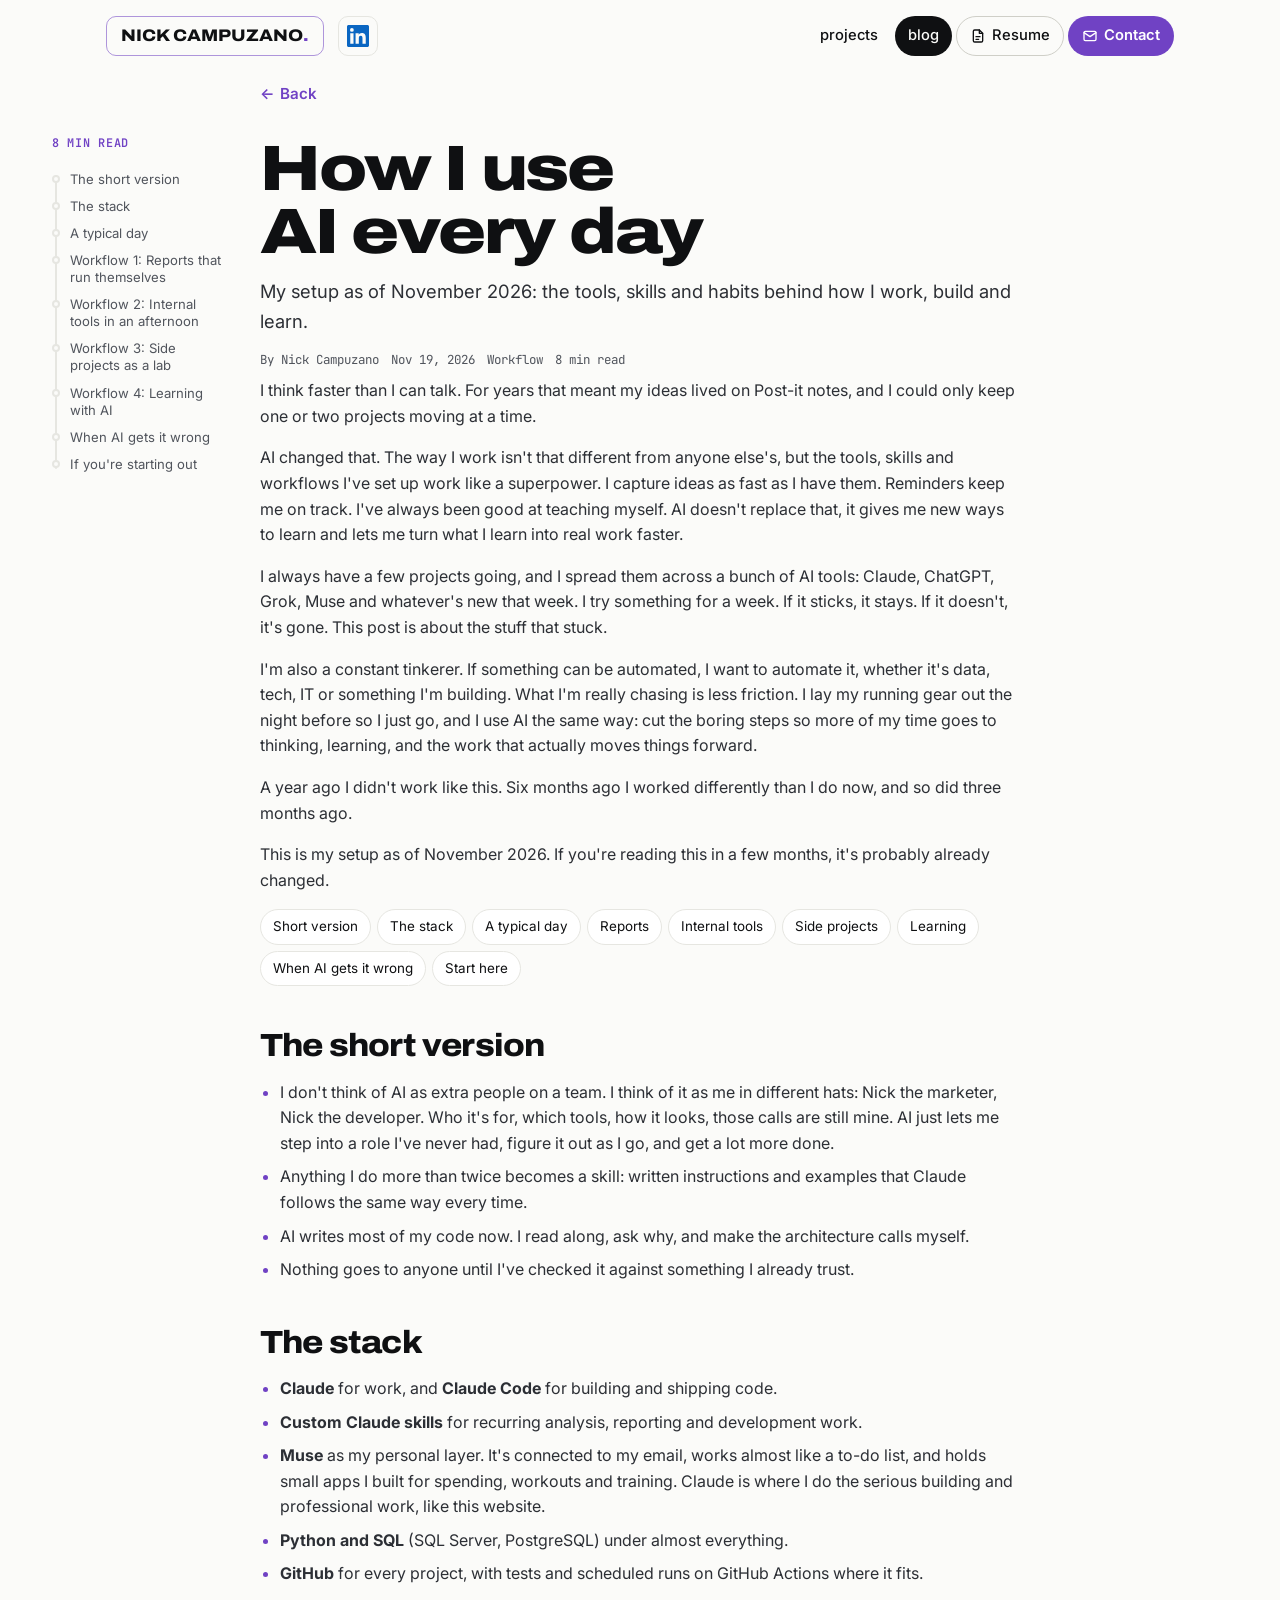
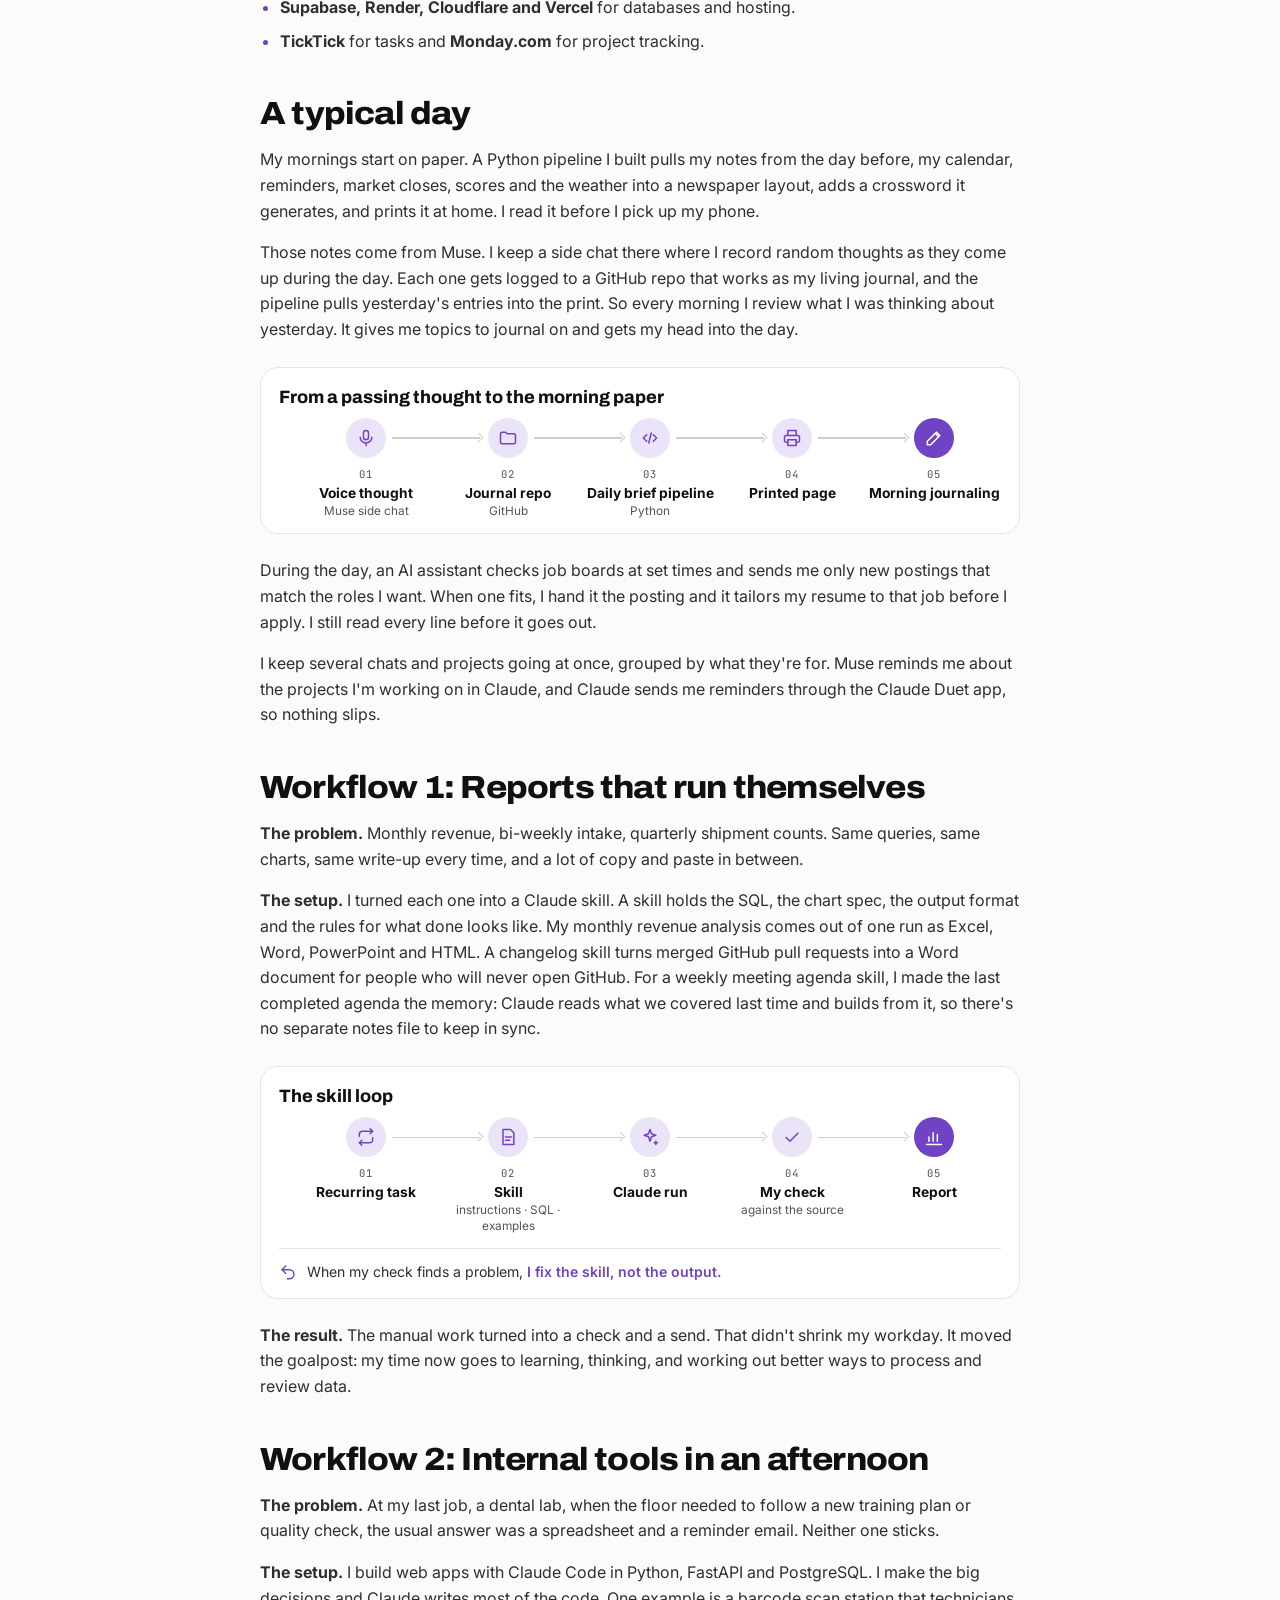
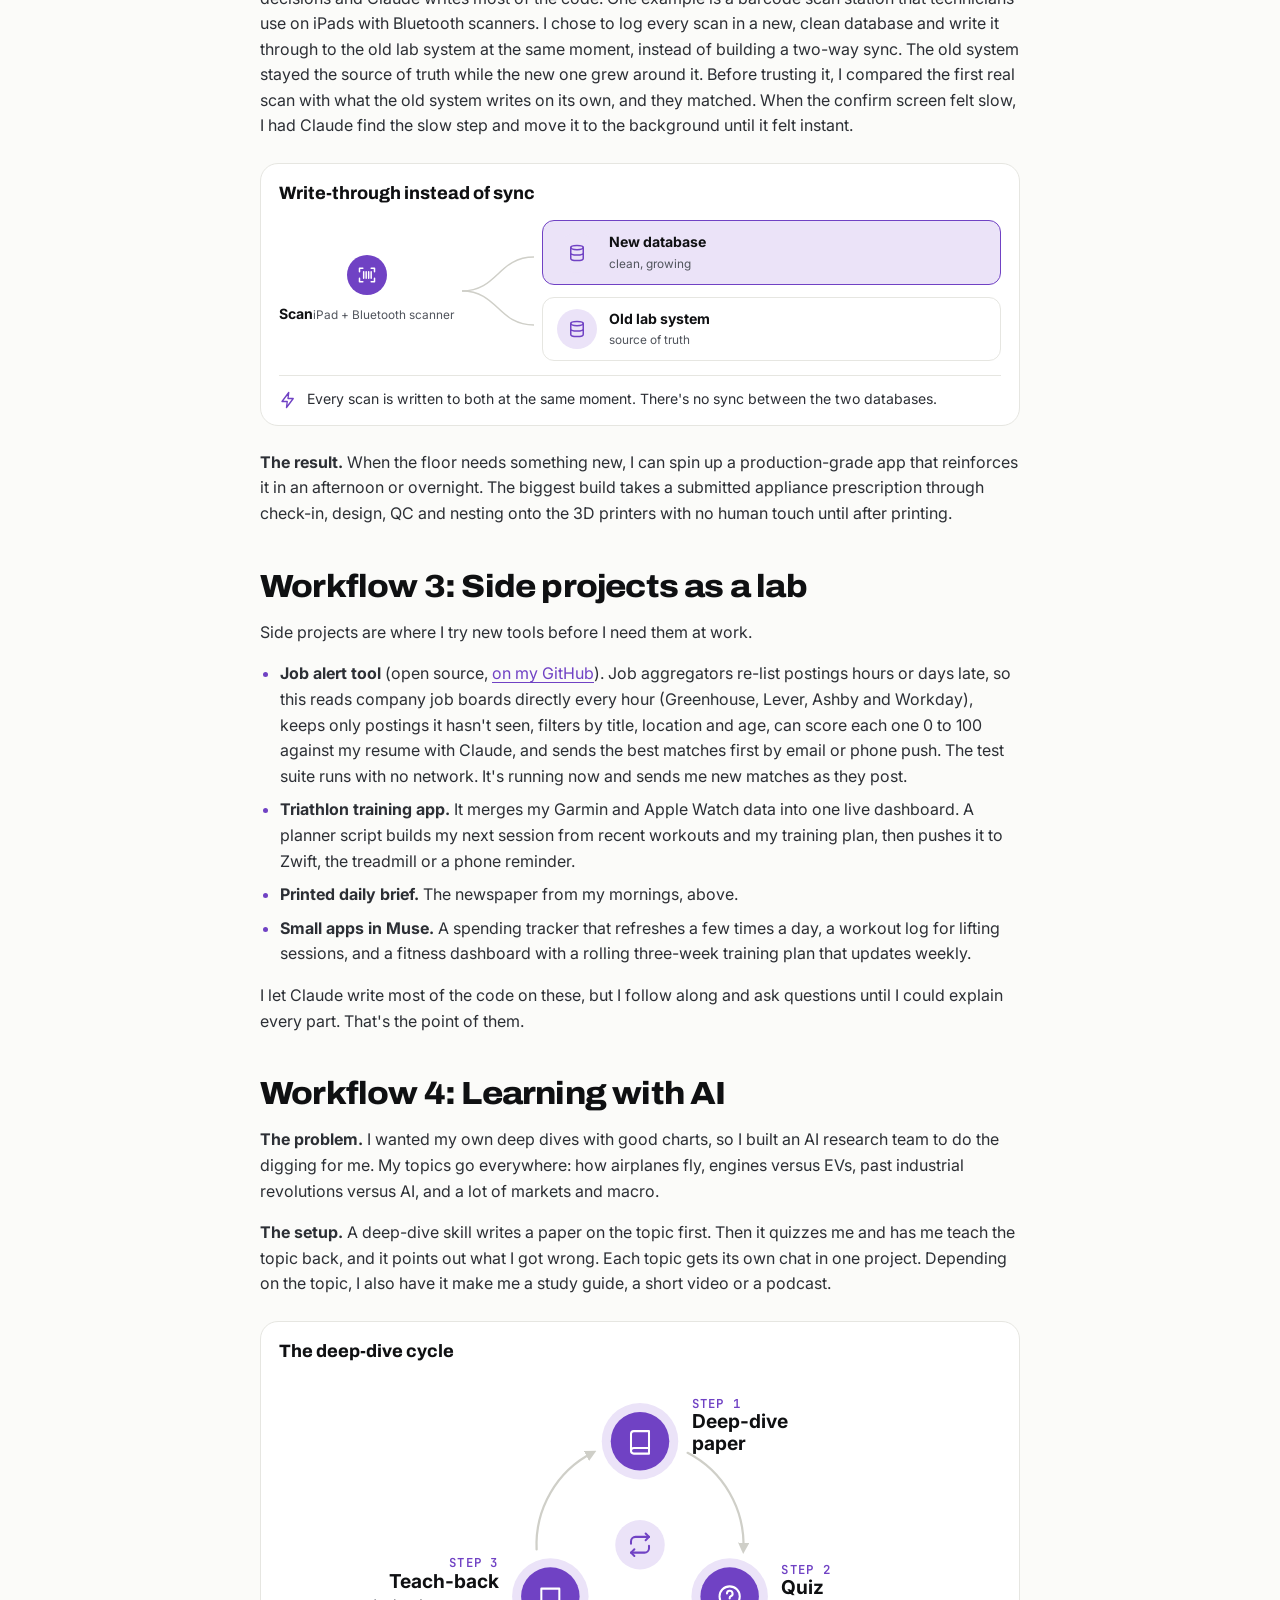
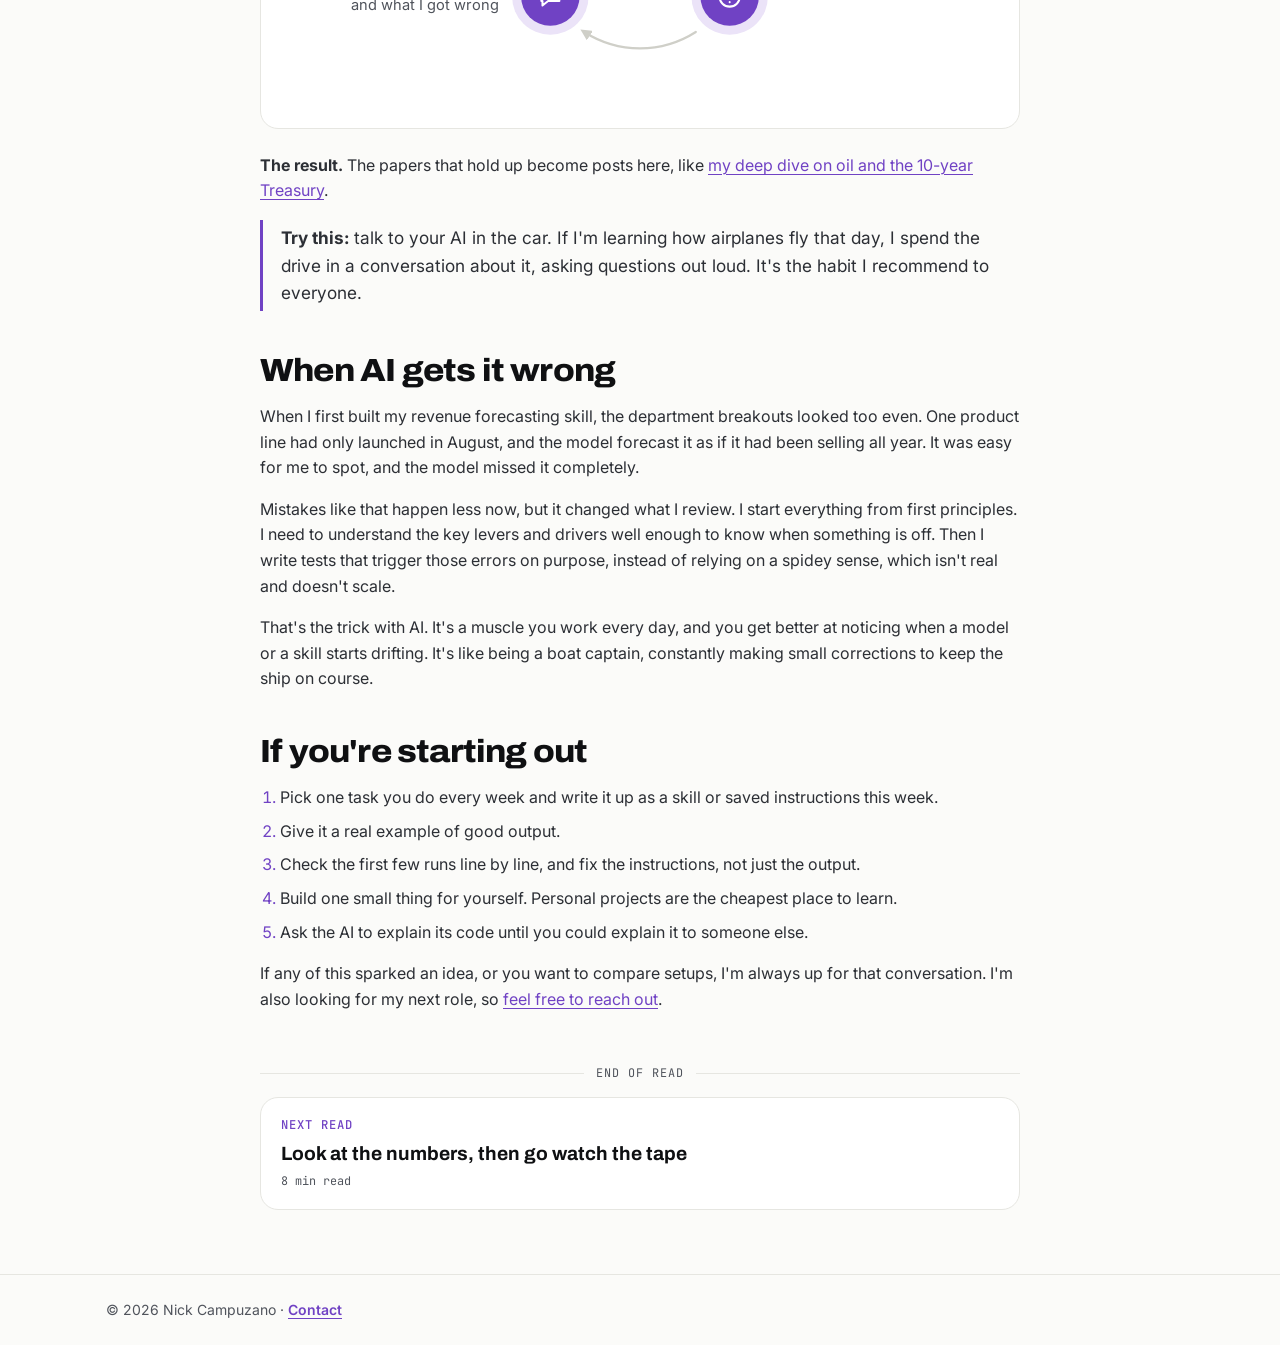
<file: deep-dives/how-i-use-ai-every-day.html>
<!doctype html>
<html lang="en">
<head>
<meta charset="utf-8">
<meta name="viewport" content="width=device-width, initial-scale=1, viewport-fit=cover">
<title>How I use AI every day · Nick Campuzano</title>
<meta name="description" content="The tools, Claude skills and habits Nick Campuzano uses every day for analysis, automation, side projects and learning.">
<link rel="canonical" href="https://nickgcamp.com/deep-dives/how-i-use-ai-every-day.html">
<meta property="og:type" content="article">
<meta property="og:site_name" content="Nick Campuzano">
<meta property="og:title" content="How I use AI every day · Nick Campuzano">
<meta property="og:description" content="The tools, Claude skills and habits Nick Campuzano uses every day for analysis, automation, side projects and learning.">
<meta property="og:url" content="https://nickgcamp.com/deep-dives/how-i-use-ai-every-day.html">
<meta property="og:image" content="https://nickgcamp.com/assets/og-image.png">
<meta property="og:image:width" content="1200">
<meta property="og:image:height" content="630">
<meta name="twitter:card" content="summary_large_image">
<meta name="theme-color" content="#fbfbf9" media="(prefers-color-scheme: light)">
<meta name="theme-color" content="#0f1114" media="(prefers-color-scheme: dark)">
<link rel="icon" href="../assets/favicon.svg" type="image/svg+xml">
<link rel="icon" href="../assets/favicon-32.png" sizes="32x32" type="image/png">
<link rel="apple-touch-icon" href="../assets/apple-touch-icon.png">
<link rel="preconnect" href="https://fonts.googleapis.com">
<link rel="preconnect" href="https://fonts.gstatic.com" crossorigin>
<link rel="stylesheet" href="https://fonts.googleapis.com/css2?family=Archivo:wdth,wght@62..125,400..900&family=Inter:wght@400;500;600;700&family=JetBrains+Mono:wght@400;500;600;700&display=swap">
<link rel="stylesheet" href="../assets/site.css?v=20261123j">
<script src="../assets/site.js?v=20261123j" defer></script>
<meta property="article:published_time" content="2026-11-19">
</head>
<body>
<a class="skip" href="#main">Skip to content</a>
<header class="site-header">
  <div class="wrap">
    <div class="brand-row"><a class="brand" href="../index.html">Nick Campuzano<span>.</span></a><a class="brand-li" href="https://www.linkedin.com/in/nickgcamp" aria-label="Nick on LinkedIn"><svg viewBox="0 0 24 24" width="20" height="20" aria-hidden="true" focusable="false"><path d="M20.45 20.45h-3.55v-5.57c0-1.33-.03-3.04-1.85-3.04-1.86 0-2.14 1.45-2.14 2.94v5.67H9.35V9h3.41v1.56h.05c.48-.9 1.64-1.85 3.37-1.85 3.6 0 4.27 2.37 4.27 5.46v6.28zM5.34 7.43a2.06 2.06 0 1 1 0-4.12 2.06 2.06 0 0 1 0 4.12zM7.12 20.45H3.56V9h3.56v11.45zM22.22 0H1.77C.79 0 0 .77 0 1.73v20.54C0 23.23.79 24 1.77 24h20.45c.98 0 1.78-.77 1.78-1.73V1.73C24 .77 23.2 0 22.22 0z"/></svg></a></div>
    <nav class="nav" aria-label="Main">
      <a href="../projects.html">projects</a>
      <a href="../deep-dives/" aria-current="page">blog</a>
      <a class="nav-pdf" href="../assets/Nick_Campuzano_Resume.pdf" aria-label="Resume (PDF), opens in a new tab"><svg class="dl" viewBox="0 0 24 24" width="16" height="16" aria-hidden="true" focusable="false" fill="none" stroke="currentColor" stroke-width="2" stroke-linecap="round" stroke-linejoin="round"><path d="M14 3H7a2 2 0 0 0-2 2v14a2 2 0 0 0 2 2h10a2 2 0 0 0 2-2V8z"/><path d="M14 3v5h5"/><path d="M9 13h6M9 17h4"/></svg><span>Resume</span></a>
      <a class="nav-cta" href="../index.html#contact"><svg class="mail" viewBox="0 0 24 24" width="16" height="16" aria-hidden="true" focusable="false" fill="none" stroke="currentColor" stroke-width="2" stroke-linecap="round" stroke-linejoin="round"><rect x="3" y="5" width="18" height="14" rx="2"/><path d="m3 7 9 6 9-6"/></svg><span>Contact</span></a>
    </nav>
  </div>
</header>
<div class="wrap backbar"><a class="back-link" href="../index.html" data-back><span aria-hidden="true">&larr;</span> Back</a></div>

<main id="main">
  <article class="wrap">
    <div class="article">
      <header class="article-head">
        <h1>How I use AI every day</h1>
        <p class="dek">My setup as of November 2026: the tools, skills and habits behind how I work, build and learn.</p>
        <p class="meta-line"><span>By Nick Campuzano</span><time datetime="2026-11-19">Nov 19, 2026</time><span>Workflow</span><span>8 min read</span></p>
      </header>

      <div class="article-body">
        <p>I think faster than I can talk. For years that meant my ideas lived on Post-it notes, and I could only keep one or two projects moving at a time.</p>
        <p>AI changed that. The way I work isn't that different from anyone else's, but the tools, skills and workflows I've set up work like a superpower. I capture ideas as fast as I have them. Reminders keep me on track. I've always been good at teaching myself. AI doesn't replace that, it gives me new ways to learn and lets me turn what I learn into real work faster.</p>
        <p>I always have a few projects going, and I spread them across a bunch of AI tools: Claude, ChatGPT, Grok, Muse and whatever's new that week. I try something for a week. If it sticks, it stays. If it doesn't, it's gone. This post is about the stuff that stuck.</p>
        <p>I'm also a constant tinkerer. If something can be automated, I want to automate it, whether it's data, tech, IT or something I'm building. What I'm really chasing is less friction. I lay my running gear out the night before so I just go, and I use AI the same way: cut the boring steps so more of my time goes to thinking, learning, and the work that actually moves things forward.</p>
        <p>A year ago I didn't work like this. Six months ago I worked differently than I do now, and so did three months ago.</p>
        <p>This is my setup as of November 2026. If you're reading this in a few months, it's probably already changed.</p>
        <nav class="toc" aria-label="Sections"><a href="#the-short-version">Short version</a><a href="#the-stack">The stack</a><a href="#a-typical-day">A typical day</a><a href="#workflow-1-reports-that-run-themselves">Reports</a><a href="#workflow-2-internal-tools-in-an-afternoon">Internal tools</a><a href="#workflow-3-side-projects-as-a-lab">Side projects</a><a href="#workflow-4-learning-with-ai">Learning</a><a href="#when-ai-gets-it-wrong">When AI gets it wrong</a><a href="#if-you-re-starting-out">Start here</a></nav>
        <h2 id="the-short-version">The short version</h2>
        <ul><li>I don't think of AI as extra people on a team. I think of it as me in different hats: Nick the marketer, Nick the developer. Who it's for, which tools, how it looks, those calls are still mine. AI just lets me step into a role I've never had, figure it out as I go, and get a lot more done.</li><li>Anything I do more than twice becomes a skill: written instructions and examples that Claude follows the same way every time.</li><li>AI writes most of my code now. I read along, ask why, and make the architecture calls myself.</li><li>Nothing goes to anyone until I've checked it against something I already trust.</li></ul>
        <h2 id="the-stack">The stack</h2>
        <ul><li><b>Claude</b> for work, and <b>Claude Code</b> for building and shipping code.</li><li><b>Custom Claude skills</b> for recurring analysis, reporting and development work.</li><li><b>Muse</b> as my personal layer. It's connected to my email, works almost like a to-do list, and holds small apps I built for spending, workouts and training. Claude is where I do the serious building and professional work, like this website.</li><li><b>Python and SQL</b> (SQL Server, PostgreSQL) under almost everything.</li><li><b>GitHub</b> for every project, with tests and scheduled runs on GitHub Actions where it fits.</li><li><b>Supabase, Render, Cloudflare and Vercel</b> for databases and hosting.</li><li><b>TickTick</b> for tasks and <b>Monday.com</b> for project tracking.</li></ul>
        <h2 id="a-typical-day">A typical day</h2>
        <p>My mornings start on paper. A Python pipeline I built pulls my notes from the day before, my calendar, reminders, market closes, scores and the weather into a newspaper layout, adds a crossword it generates, and prints it at home. I read it before I pick up my phone.</p>
        <p>Those notes come from Muse. I keep a side chat there where I record random thoughts as they come up during the day. Each one gets logged to a GitHub repo that works as my living journal, and the pipeline pulls yesterday's entries into the print. So every morning I review what I was thinking about yesterday. It gives me topics to journal on and gets my head into the day.</p>
        <figure class="fig"><span class="fig-title">From a passing thought to the morning paper</span><ol class="path" style="--n:5"><li><span class="gx-ic"><svg viewBox="0 0 24 24" aria-hidden="true" focusable="false"><rect x="9" y="3" width="6" height="11" rx="3"/><path d="M5 11a7 7 0 0 0 14 0M12 18v3"/></svg></span><span class="tx"><span class="no">01</span><b>Voice thought</b><small>Muse side chat</small></span></li><li><span class="gx-ic"><svg viewBox="0 0 24 24" aria-hidden="true" focusable="false"><path d="M3 7a2 2 0 0 1 2-2h4l2 2h8a2 2 0 0 1 2 2v8a2 2 0 0 1-2 2H5a2 2 0 0 1-2-2z"/></svg></span><span class="tx"><span class="no">02</span><b>Journal repo</b><small>GitHub</small></span></li><li><span class="gx-ic"><svg viewBox="0 0 24 24" aria-hidden="true" focusable="false"><path d="M8 8l-4 4 4 4M16 8l4 4-4 4M13.5 6l-3 12"/></svg></span><span class="tx"><span class="no">03</span><b>Daily brief pipeline</b><small>Python</small></span></li><li><span class="gx-ic"><svg viewBox="0 0 24 24" aria-hidden="true" focusable="false"><path d="M7 9V3h10v6M7 17H5a2 2 0 0 1-2-2v-4a2 2 0 0 1 2-2h14a2 2 0 0 1 2 2v4a2 2 0 0 1-2 2h-2"/><rect x="7" y="14" width="10" height="7"/></svg></span><span class="tx"><span class="no">04</span><b>Printed page</b></span></li><li><span class="gx-ic hi"><svg viewBox="0 0 24 24" aria-hidden="true" focusable="false"><path d="M4 20h4L19 9l-4-4L4 16z"/><path d="M13.5 6.5l4 4"/></svg></span><span class="tx"><span class="no">05</span><b>Morning journaling</b></span></li></ol></figure>
        <p>During the day, an AI assistant checks job boards at set times and sends me only new postings that match the roles I want. When one fits, I hand it the posting and it tailors my resume to that job before I apply. I still read every line before it goes out.</p>
        <p>I keep several chats and projects going at once, grouped by what they're for. Muse reminds me about the projects I'm working on in Claude, and Claude sends me reminders through the Claude Duet app, so nothing slips.</p>
        <h2 id="workflow-1-reports-that-run-themselves">Workflow 1: Reports that run themselves</h2>
        <p><b>The problem.</b> Monthly revenue, bi-weekly intake, quarterly shipment counts. Same queries, same charts, same write-up every time, and a lot of copy and paste in between.</p>
        <p><b>The setup.</b> I turned each one into a Claude skill. A skill holds the SQL, the chart spec, the output format and the rules for what done looks like. My monthly revenue analysis comes out of one run as Excel, Word, PowerPoint and HTML. A changelog skill turns merged GitHub pull requests into a Word document for people who will never open GitHub. For a weekly meeting agenda skill, I made the last completed agenda the memory: Claude reads what we covered last time and builds from it, so there's no separate notes file to keep in sync.</p>
        <figure class="fig"><span class="fig-title">The skill loop</span><ol class="path" style="--n:5"><li><span class="gx-ic"><svg viewBox="0 0 24 24" aria-hidden="true" focusable="false"><path d="M17 2l3 3-3 3"/><path d="M4 11V9a4 4 0 0 1 4-4h12"/><path d="M7 22l-3-3 3-3"/><path d="M20 13v2a4 4 0 0 1-4 4H4"/></svg></span><span class="tx"><span class="no">01</span><b>Recurring task</b></span></li><li><span class="gx-ic"><svg viewBox="0 0 24 24" aria-hidden="true" focusable="false"><path d="M6 3h9l4 4v14H6z"/><path d="M9 12h7M9 16h5"/></svg></span><span class="tx"><span class="no">02</span><b>Skill</b><small>instructions · SQL · examples</small></span></li><li><span class="gx-ic"><svg viewBox="0 0 24 24" aria-hidden="true" focusable="false"><path d="M12 3l1.8 5.2L19 10l-5.2 1.8L12 17l-1.8-5.2L5 10l5.2-1.8z"/><path d="M19 17v4M17 19h4"/></svg></span><span class="tx"><span class="no">03</span><b>Claude run</b></span></li><li><span class="gx-ic"><svg viewBox="0 0 24 24" aria-hidden="true" focusable="false"><path d="M5 12.5l4.5 4.5L19 7.5"/></svg></span><span class="tx"><span class="no">04</span><b>My check</b><small>against the source</small></span></li><li><span class="gx-ic hi"><svg viewBox="0 0 24 24" aria-hidden="true" focusable="false"><path d="M3 21h18"/><path d="M6 17v-5M11 17V7M16 17v-8"/></svg></span><span class="tx"><span class="no">05</span><b>Report</b></span></li></ol><p class="gx-note"><svg viewBox="0 0 24 24" aria-hidden="true" focusable="false"><path d="M9 14l-5-5 5-5"/><path d="M4 9h10a6 6 0 0 1 0 12h-3"/></svg><span>When my check finds a problem, <b>I fix the skill, not the output.</b></span></p></figure>
        <p><b>The result.</b> The manual work turned into a check and a send. That didn't shrink my workday. It moved the goalpost: my time now goes to learning, thinking, and working out better ways to process and review data.</p>
        <h2 id="workflow-2-internal-tools-in-an-afternoon">Workflow 2: Internal tools in an afternoon</h2>
        <p><b>The problem.</b> At my last job, a dental lab, when the floor needed to follow a new training plan or quality check, the usual answer was a spreadsheet and a reminder email. Neither one sticks.</p>
        <p><b>The setup.</b> I build web apps with Claude Code in Python, FastAPI and PostgreSQL. I make the big decisions and Claude writes most of the code. One example is a barcode scan station that technicians use on iPads with Bluetooth scanners. I chose to log every scan in a new, clean database and write it through to the old lab system at the same moment, instead of building a two-way sync. The old system stayed the source of truth while the new one grew around it. Before trusting it, I compared the first real scan with what the old system writes on its own, and they matched. When the confirm screen felt slow, I had Claude find the slow step and move it to the background until it felt instant.</p>
        <figure class="fig"><span class="fig-title">Write-through instead of sync</span><div class="fork"><div class="src"><span class="gx-ic hi"><svg viewBox="0 0 24 24" aria-hidden="true" focusable="false"><path d="M3 8V4h4M21 8V4h-4M3 16v4h4M21 16v4h-4M8 8v8M11 8v8M14 8v8M17 8v8"/></svg></span><span class="tx"><b>Scan</b><small>iPad + Bluetooth scanner</small></span></div><svg class="lines h" viewBox="0 0 72 120" aria-hidden="true"><path d="M0 60 C36 60 36 26 72 26"/><path d="M0 60 C36 60 36 94 72 94"/></svg><svg class="lines v" viewBox="0 0 200 28" preserveAspectRatio="none" aria-hidden="true"><path d="M100 0 C100 14 50 14 50 28"/><path d="M100 0 C100 14 150 14 150 28"/></svg><div class="outs"><div class="db hi"><span class="gx-ic"><svg viewBox="0 0 24 24" aria-hidden="true" focusable="false"><ellipse cx="12" cy="5.5" rx="7.5" ry="2.5"/><path d="M4.5 5.5v13c0 1.4 3.4 2.5 7.5 2.5s7.5-1.1 7.5-2.5v-13M4.5 12c0 1.4 3.4 2.5 7.5 2.5s7.5-1.1 7.5-2.5"/></svg></span><span class="tx"><b>New database</b><small>clean, growing</small></span></div><div class="db"><span class="gx-ic"><svg viewBox="0 0 24 24" aria-hidden="true" focusable="false"><ellipse cx="12" cy="5.5" rx="7.5" ry="2.5"/><path d="M4.5 5.5v13c0 1.4 3.4 2.5 7.5 2.5s7.5-1.1 7.5-2.5v-13M4.5 12c0 1.4 3.4 2.5 7.5 2.5s7.5-1.1 7.5-2.5"/></svg></span><span class="tx"><b>Old lab system</b><small>source of truth</small></span></div></div></div><p class="gx-note"><svg viewBox="0 0 24 24" aria-hidden="true" focusable="false"><path d="M13 2L4 14h7l-1 8 9-12h-7z"/></svg><span>Every scan is written to both at the same moment. There's no sync between the two databases.</span></p></figure>
        <p><b>The result.</b> When the floor needs something new, I can spin up a production-grade app that reinforces it in an afternoon or overnight. The biggest build takes a submitted appliance prescription through check-in, design, QC and nesting onto the 3D printers with no human touch until after printing.</p>
        <h2 id="workflow-3-side-projects-as-a-lab">Workflow 3: Side projects as a lab</h2>
        <p>Side projects are where I try new tools before I need them at work.</p>
        <ul><li><b>Job alert tool</b> (open source, <a href="https://github.com/nickgcamp/job-alert-tool-2">on my GitHub</a>). Job aggregators re-list postings hours or days late, so this reads company job boards directly every hour (Greenhouse, Lever, Ashby and Workday), keeps only postings it hasn't seen, filters by title, location and age, can score each one 0 to 100 against my resume with Claude, and sends the best matches first by email or phone push. The test suite runs with no network. It's running now and sends me new matches as they post.</li><li><b>Triathlon training app.</b> It merges my Garmin and Apple Watch data into one live dashboard. A planner script builds my next session from recent workouts and my training plan, then pushes it to Zwift, the treadmill or a phone reminder.</li><li><b>Printed daily brief.</b> The newspaper from my mornings, above.</li><li><b>Small apps in Muse.</b> A spending tracker that refreshes a few times a day, a workout log for lifting sessions, and a fitness dashboard with a rolling three-week training plan that updates weekly.</li></ul>
        <p>I let Claude write most of the code on these, but I follow along and ask questions until I could explain every part. That's the point of them.</p>
        <h2 id="workflow-4-learning-with-ai">Workflow 4: Learning with AI</h2>
        <p><b>The problem.</b> I wanted my own deep dives with good charts, so I built an AI research team to do the digging for me. My topics go everywhere: how airplanes fly, engines versus EVs, past industrial revolutions versus AI, and a lot of markets and macro.</p>
        <p><b>The setup.</b> A deep-dive skill writes a paper on the topic first. Then it quizzes me and has me teach the topic back, and it points out what I got wrong. Each topic gets its own chat in one project. Depending on the topic, I also have it make me a study guide, a short video or a podcast.</p>
        <figure class="fig ringfig"><span class="fig-title">The deep-dive cycle</span><svg class="ring" viewBox="0 0 480 300" role="img" aria-label="A cycle of three steps: 1, a deep-dive paper. 2, a quiz. 3, a teach-back, and what I got wrong. Then back to step 1."><defs><marker id="rg-h-3" viewBox="0 0 10 10" refX="6" refY="5" markerWidth="5" markerHeight="5" orient="auto-start-reverse"><path class="head" d="M0 0 L10 5 L0 10 Z"/></marker></defs><path class="arc" d="M282.3 68.3 A92 92 0 0 1 331.9 154.2" marker-end="url(#rg-h-3)"/><path class="arc" d="M289.6 227.5 A92 92 0 0 1 190.4 227.5" marker-end="url(#rg-h-3)"/><path class="arc" d="M148.1 154.2 A92 92 0 0 1 197.7 68.3" marker-end="url(#rg-h-3)"/><g class="orbit" aria-hidden="true" style="transform-origin:240px 150px"><circle cx="240" cy="58" r="4"/></g><circle class="halo" cx="240.0" cy="58.0" r="34"/><circle class="disc" cx="240.0" cy="58.0" r="26"/><g class="glyph" transform="translate(228.0 46.0)"><path d="M4 5.5A2.5 2.5 0 0 1 6.5 3H20v15H6.5A2.5 2.5 0 0 0 4 20.5z"/><path d="M4 20.5A2.5 2.5 0 0 0 6.5 23H20v-5"/></g><text class="num" x="286.0" y="28.0" text-anchor="start">STEP 1</text><text class="lab" x="286.0" y="46.0" text-anchor="start">Deep-dive</text><text class="lab" x="286.0" y="66.0" text-anchor="start">paper</text><circle class="halo" cx="319.7" cy="196.0" r="34"/><circle class="disc" cx="319.7" cy="196.0" r="26"/><g class="glyph" transform="translate(307.7 184.0)"><circle cx="12" cy="12" r="9"/><path d="M9.6 9.4a2.5 2.5 0 1 1 3.4 2.4c-.6.3-1 .8-1 1.5v.4M12 17h.01"/></g><text class="num" x="365.7" y="176.0" text-anchor="start">STEP 2</text><text class="lab" x="365.7" y="194.0" text-anchor="start">Quiz</text><circle class="halo" cx="160.3" cy="196.0" r="34"/><circle class="disc" cx="160.3" cy="196.0" r="26"/><g class="glyph" transform="translate(148.3 184.0)"><path d="M4 5h16v11H10l-5 4v-4H4z"/></g><text class="num" x="114.3" y="170.0" text-anchor="end">STEP 3</text><text class="lab" x="114.3" y="188.0" text-anchor="end">Teach-back</text><text class="sub" x="114.3" y="208.0" text-anchor="end">and what I got wrong</text><circle class="halo" cx="240" cy="150" r="22"/><g class="glyph" style="stroke:var(--accent)" transform="translate(228 138)"><path d="M17 2l3 3-3 3"/><path d="M4 11V9a4 4 0 0 1 4-4h12"/><path d="M7 22l-3-3 3-3"/><path d="M20 13v2a4 4 0 0 1-4 4H4"/></g></svg></figure>
        <p><b>The result.</b> The papers that hold up become posts here, like <a href="../deep-dives/oil-and-the-10-year.html">my deep dive on oil and the 10-year Treasury</a>.</p>
        <blockquote><p><b>Try this:</b> talk to your AI in the car. If I'm learning how airplanes fly that day, I spend the drive in a conversation about it, asking questions out loud. It's the habit I recommend to everyone.</p></blockquote>
        <h2 id="when-ai-gets-it-wrong">When AI gets it wrong</h2>
        <p>When I first built my revenue forecasting skill, the department breakouts looked too even. One product line had only launched in August, and the model forecast it as if it had been selling all year. It was easy for me to spot, and the model missed it completely.</p>
        <p>Mistakes like that happen less now, but it changed what I review. I start everything from first principles. I need to understand the key levers and drivers well enough to know when something is off. Then I write tests that trigger those errors on purpose, instead of relying on a spidey sense, which isn't real and doesn't scale.</p>
        <p>That's the trick with AI. It's a muscle you work every day, and you get better at noticing when a model or a skill starts drifting. It's like being a boat captain, constantly making small corrections to keep the ship on course.</p>
        <h2 id="if-you-re-starting-out">If you're starting out</h2>
        <ol><li>Pick one task you do every week and write it up as a skill or saved instructions this week.</li><li>Give it a real example of good output.</li><li>Check the first few runs line by line, and fix the instructions, not just the output.</li><li>Build one small thing for yourself. Personal projects are the cheapest place to learn.</li><li>Ask the AI to explain its code until you could explain it to someone else.</li></ol>
        <p>If any of this sparked an idea, or you want to compare setups, I'm always up for that conversation. I'm also looking for my next role, so <a href="../index.html#contact">feel free to reach out</a>.</p>
        <div class="end-mark">
          <span class="rule">End of read</span>
          <a class="next-card" href="metrics-and-the-tape.html"><span class="eyebrow">Next read</span><b>Look at the numbers, then go watch the tape</b><span class="meta">8 min read</span></a>
        </div>
      </div>
    </div>
  </article>
</main>

<footer class="site-footer">
  <div class="wrap">
    <span>© 2026 Nick Campuzano · <a class="foot-contact" href="../index.html#contact">Contact</a></span>
  </div>
</footer>

</body>
</html>
</file>
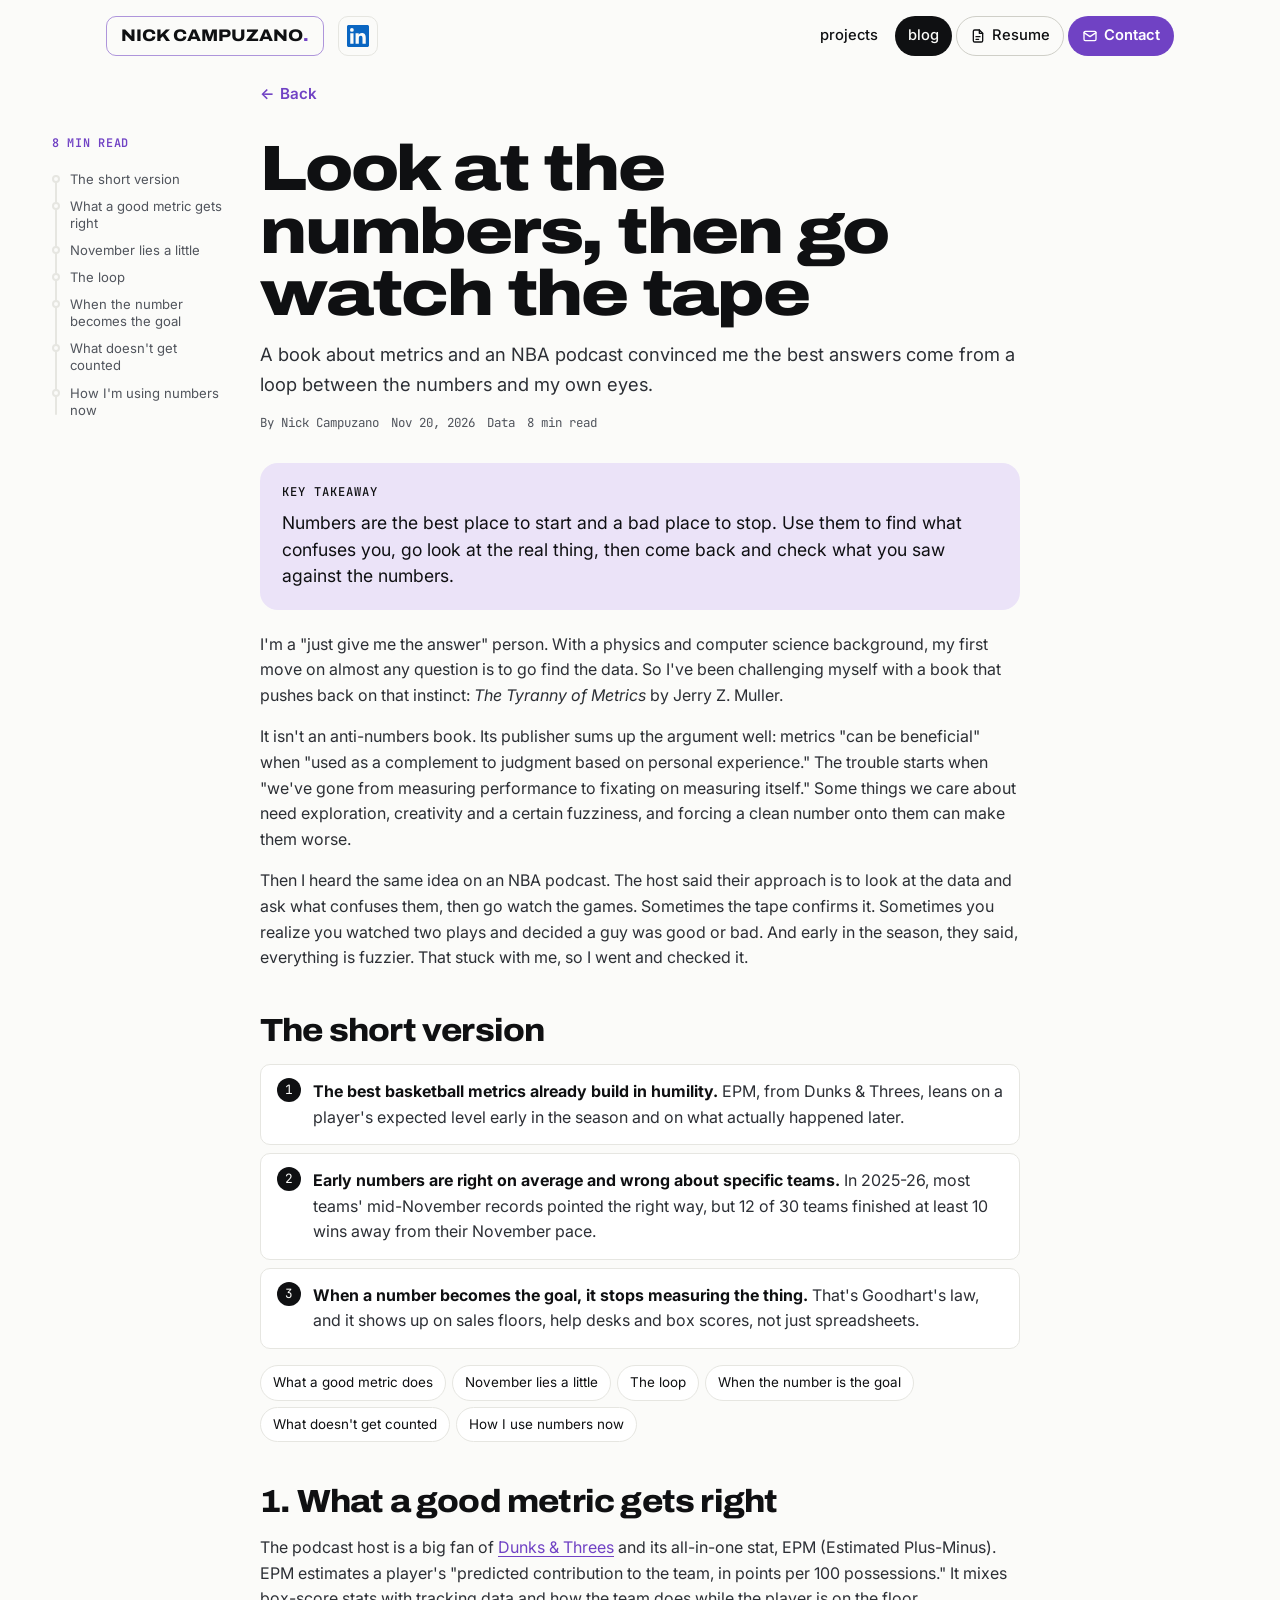
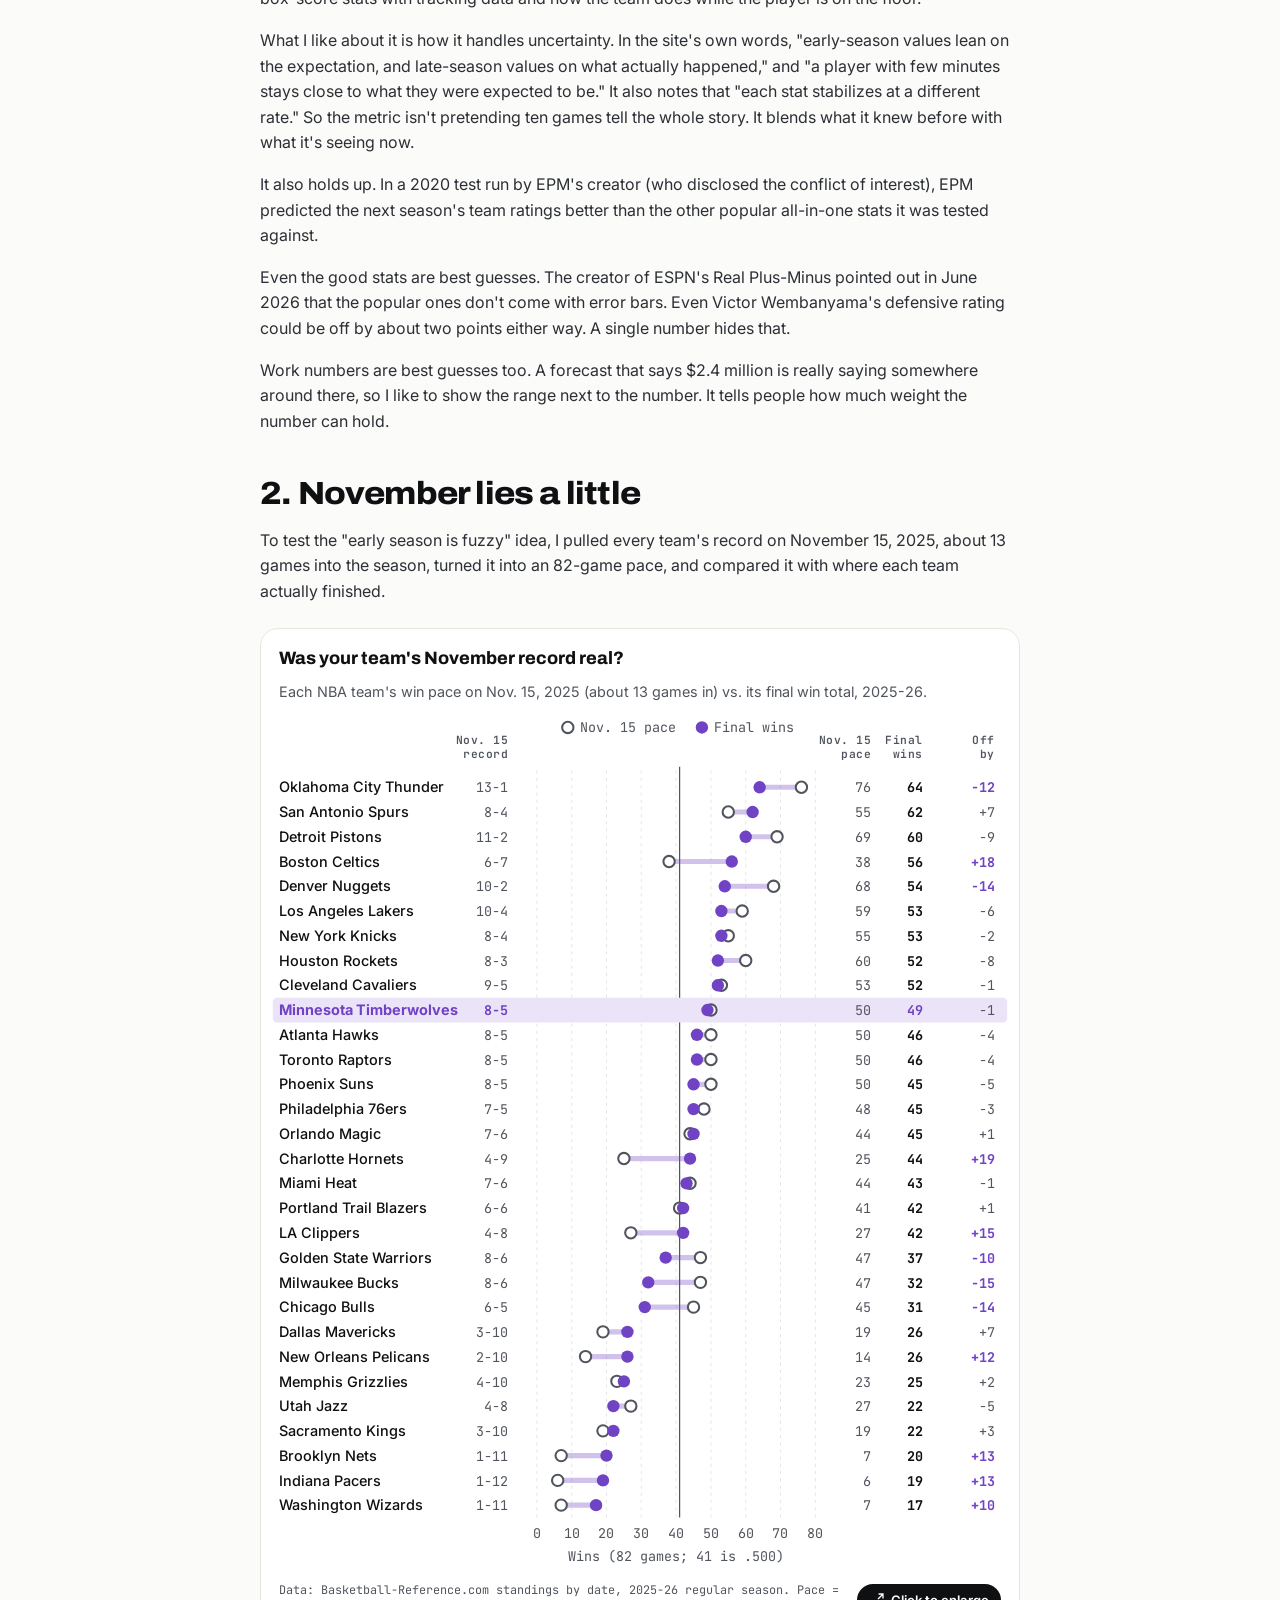
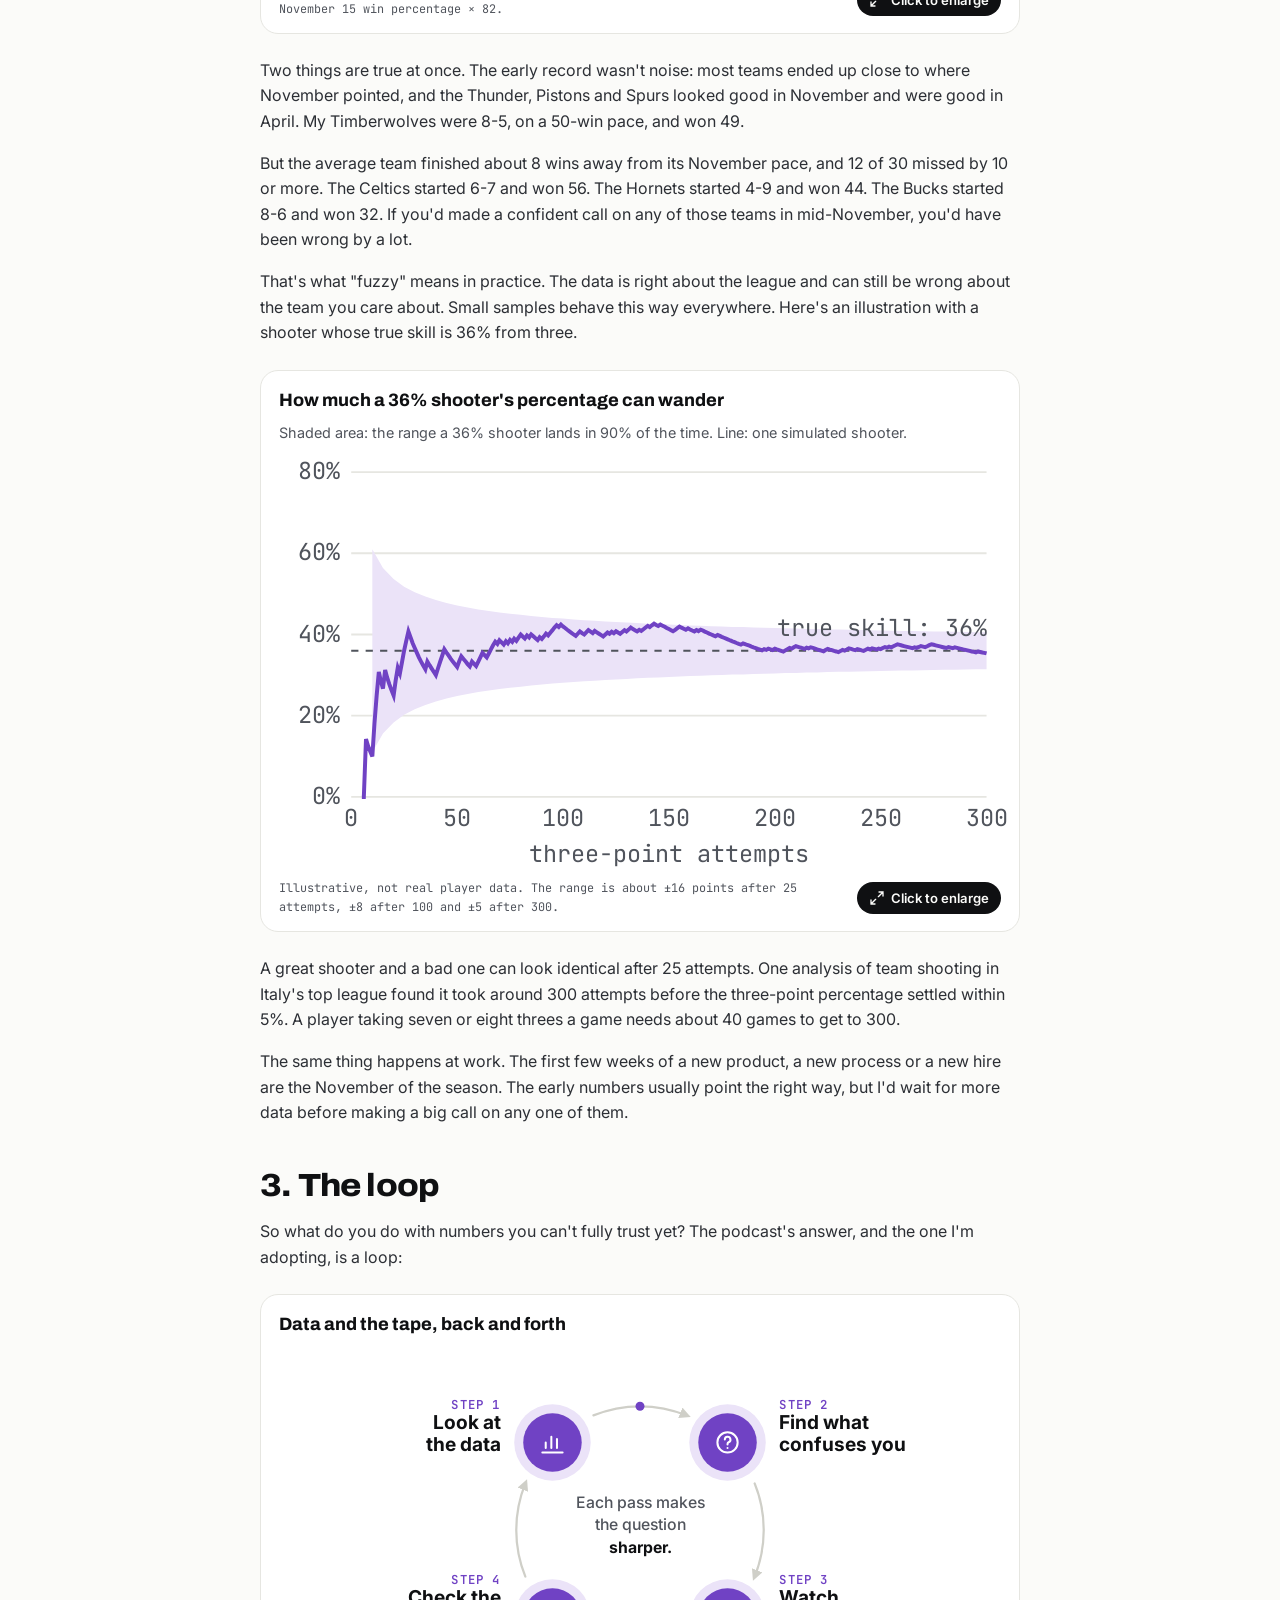
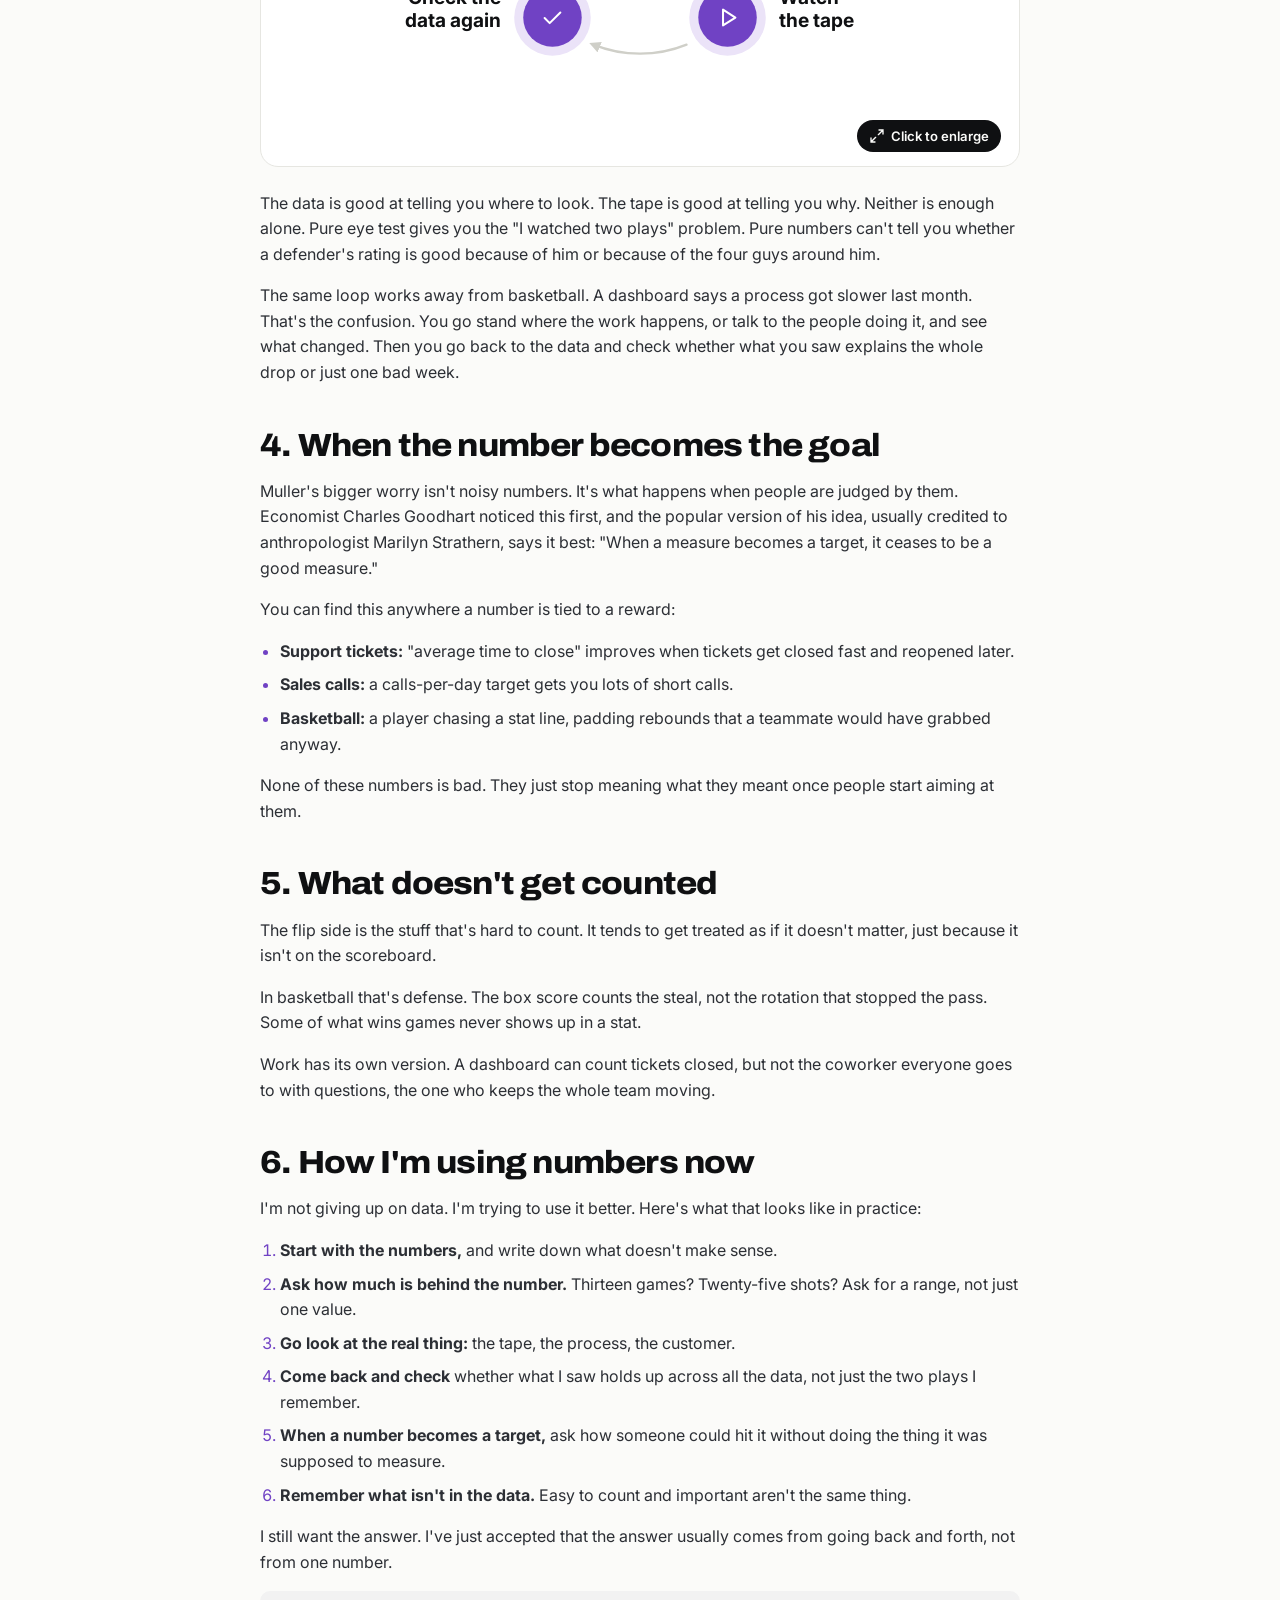
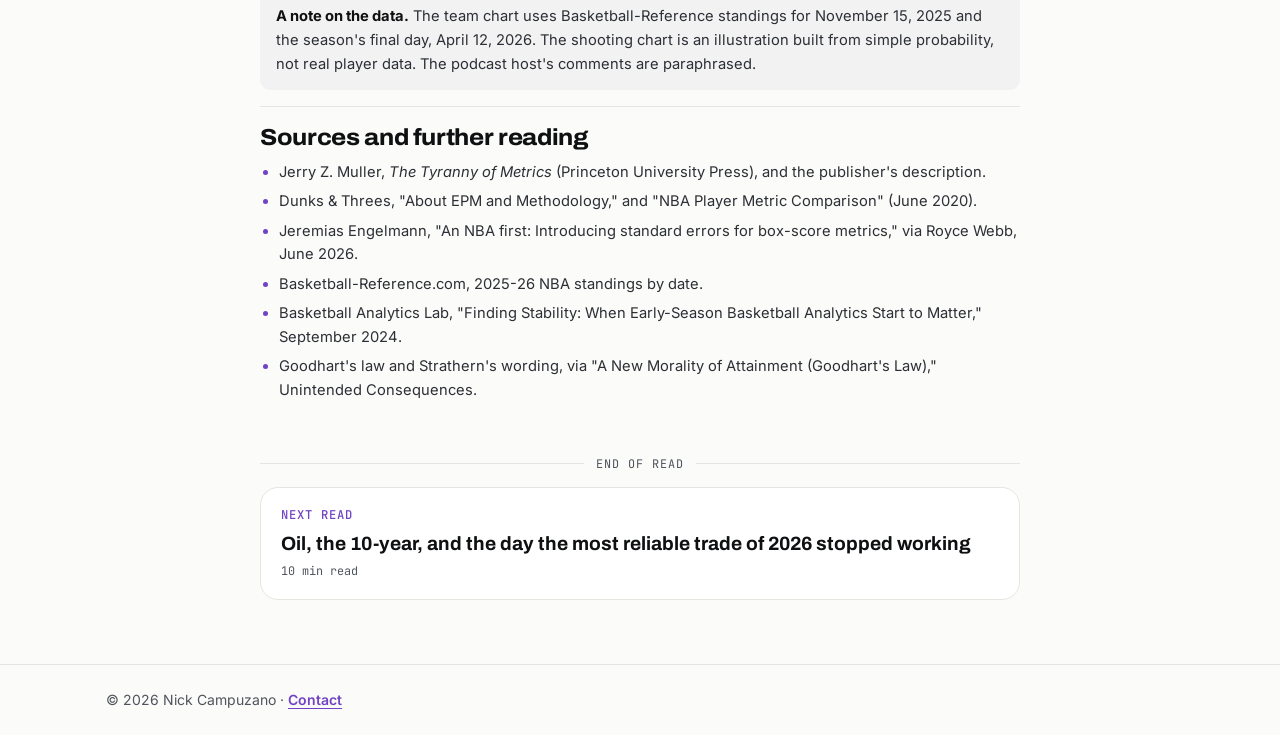
<file: deep-dives/metrics-and-the-tape.html>
<!doctype html>
<html lang="en">
<head>
<meta charset="utf-8">
<meta name="viewport" content="width=device-width, initial-scale=1, viewport-fit=cover">
<title>Look at the numbers, then go watch the tape · Nick Campuzano</title>
<meta name="description" content="What an NBA podcast, a book on metrics and a season of standings taught me about using data without letting it fool me.">
<link rel="canonical" href="https://nickgcamp.com/deep-dives/metrics-and-the-tape.html">
<meta property="og:type" content="article">
<meta property="og:site_name" content="Nick Campuzano">
<meta property="og:title" content="Look at the numbers, then go watch the tape · Nick Campuzano">
<meta property="og:description" content="What an NBA podcast, a book on metrics and a season of standings taught me about using data without letting it fool me.">
<meta property="og:url" content="https://nickgcamp.com/deep-dives/metrics-and-the-tape.html">
<meta property="og:image" content="https://nickgcamp.com/assets/og-image.png">
<meta property="og:image:width" content="1200">
<meta property="og:image:height" content="630">
<meta name="twitter:card" content="summary_large_image">
<meta name="theme-color" content="#fbfbf9" media="(prefers-color-scheme: light)">
<meta name="theme-color" content="#0f1114" media="(prefers-color-scheme: dark)">
<link rel="icon" href="../assets/favicon.svg" type="image/svg+xml">
<link rel="icon" href="../assets/favicon-32.png" sizes="32x32" type="image/png">
<link rel="apple-touch-icon" href="../assets/apple-touch-icon.png">
<link rel="preconnect" href="https://fonts.googleapis.com">
<link rel="preconnect" href="https://fonts.gstatic.com" crossorigin>
<link rel="stylesheet" href="https://fonts.googleapis.com/css2?family=Archivo:wdth,wght@62..125,400..900&family=Inter:wght@400;500;600;700&family=JetBrains+Mono:wght@400;500;600;700&display=swap">
<link rel="stylesheet" href="../assets/site.css?v=20261123j">
<script src="../assets/site.js?v=20261123j" defer></script>
<meta property="article:published_time" content="2026-11-20">
</head>
<body>
<a class="skip" href="#main">Skip to content</a>
<header class="site-header">
  <div class="wrap">
    <div class="brand-row"><a class="brand" href="../index.html">Nick Campuzano<span>.</span></a><a class="brand-li" href="https://www.linkedin.com/in/nickgcamp" aria-label="Nick on LinkedIn"><svg viewBox="0 0 24 24" width="20" height="20" aria-hidden="true" focusable="false"><path d="M20.45 20.45h-3.55v-5.57c0-1.33-.03-3.04-1.85-3.04-1.86 0-2.14 1.45-2.14 2.94v5.67H9.35V9h3.41v1.56h.05c.48-.9 1.64-1.85 3.37-1.85 3.6 0 4.27 2.37 4.27 5.46v6.28zM5.34 7.43a2.06 2.06 0 1 1 0-4.12 2.06 2.06 0 0 1 0 4.12zM7.12 20.45H3.56V9h3.56v11.45zM22.22 0H1.77C.79 0 0 .77 0 1.73v20.54C0 23.23.79 24 1.77 24h20.45c.98 0 1.78-.77 1.78-1.73V1.73C24 .77 23.2 0 22.22 0z"/></svg></a></div>
    <nav class="nav" aria-label="Main">
      <a href="../projects.html">projects</a>
      <a href="../deep-dives/" aria-current="page">blog</a>
      <a class="nav-pdf" href="../assets/Nick_Campuzano_Resume.pdf" aria-label="Resume (PDF), opens in a new tab"><svg class="dl" viewBox="0 0 24 24" width="16" height="16" aria-hidden="true" focusable="false" fill="none" stroke="currentColor" stroke-width="2" stroke-linecap="round" stroke-linejoin="round"><path d="M14 3H7a2 2 0 0 0-2 2v14a2 2 0 0 0 2 2h10a2 2 0 0 0 2-2V8z"/><path d="M14 3v5h5"/><path d="M9 13h6M9 17h4"/></svg><span>Resume</span></a>
      <a class="nav-cta" href="../index.html#contact"><svg class="mail" viewBox="0 0 24 24" width="16" height="16" aria-hidden="true" focusable="false" fill="none" stroke="currentColor" stroke-width="2" stroke-linecap="round" stroke-linejoin="round"><rect x="3" y="5" width="18" height="14" rx="2"/><path d="m3 7 9 6 9-6"/></svg><span>Contact</span></a>
    </nav>
  </div>
</header>
<div class="wrap backbar"><a class="back-link" href="../index.html" data-back><span aria-hidden="true">&larr;</span> Back</a></div>

<main id="main">
  <article class="wrap">
    <div class="article">
      <header class="article-head">
        <h1>Look at the numbers, then go watch the tape</h1>
        <p class="dek">A book about metrics and an NBA podcast convinced me the best answers come from a loop between the numbers and my own eyes.</p>
        <p class="meta-line"><span>By Nick Campuzano</span><time datetime="2026-11-20">Nov 20, 2026</time><span>Data</span><span>8 min read</span></p>
      </header>

      <section class="takeaway" aria-label="Key takeaway">
        <span class="eyebrow">Key takeaway</span>
        <p>Numbers are the best place to start and a bad place to stop. Use them to find what confuses you, go look at the real thing, then come back and check what you saw against the numbers.</p>
      </section>

      <div class="article-body">
        <p>I'm a "just give me the answer" person. With a physics and computer science background, my first move on almost any question is to go find the data. So I've been challenging myself with a book that pushes back on that instinct: <i>The Tyranny of Metrics</i> by Jerry Z. Muller.</p>
        <p>It isn't an anti-numbers book. Its publisher sums up the argument well: metrics "can be beneficial" when "used as a complement to judgment based on personal experience." The trouble starts when "we've gone from measuring performance to fixating on measuring itself." Some things we care about need exploration, creativity and a certain fuzziness, and forcing a clean number onto them can make them worse.</p>
        <p>Then I heard the same idea on an NBA podcast. The host said their approach is to look at the data and ask what confuses them, then go watch the games. Sometimes the tape confirms it. Sometimes you realize you watched two plays and decided a guy was good or bad. And early in the season, they said, everything is fuzzier. That stuck with me, so I went and checked it.</p>

        <h2 id="tldr">The short version</h2>
        <ol class="tldr">
          <li><b>The best basketball metrics already build in humility.</b> EPM, from Dunks &amp; Threes, leans on a player's expected level early in the season and on what actually happened later.</li>
          <li><b>Early numbers are right on average and wrong about specific teams.</b> In 2025-26, most teams' mid-November records pointed the right way, but 12 of 30 teams finished at least 10 wins away from their November pace.</li>
          <li><b>When a number becomes the goal, it stops measuring the thing.</b> That's Goodhart's law, and it shows up on sales floors, help desks and box scores, not just spreadsheets.</li>
        </ol>

        <nav class="toc" aria-label="Sections">
          <a href="#good">What a good metric does</a><a href="#november">November lies a little</a><a href="#loop">The loop</a><a href="#target">When the number is the goal</a><a href="#unmeasured">What doesn't get counted</a><a href="#habits">How I use numbers now</a>
        </nav>

        <h2 id="good">1. What a good metric gets right</h2>
        <p>The podcast host is a big fan of <a href="https://dunksandthrees.com/about/epm">Dunks &amp; Threes</a> and its all-in-one stat, EPM (Estimated Plus-Minus). EPM estimates a player's "predicted contribution to the team, in points per 100 possessions." It mixes box-score stats with tracking data and how the team does while the player is on the floor.</p>
        <p>What I like about it is how it handles uncertainty. In the site's own words, "early-season values lean on the expectation, and late-season values on what actually happened," and "a player with few minutes stays close to what they were expected to be." It also notes that "each stat stabilizes at a different rate." So the metric isn't pretending ten games tell the whole story. It blends what it knew before with what it's seeing now.</p>
        <p>It also holds up. In a 2020 test run by EPM's creator (who disclosed the conflict of interest), EPM predicted the next season's team ratings better than the other popular all-in-one stats it was tested against.</p>
        <p>Even the good stats are best guesses. The creator of ESPN's Real Plus-Minus pointed out in June 2026 that the popular ones don't come with error bars. Even Victor Wembanyama's defensive rating could be off by about two points either way. A single number hides that.</p>
        <p>Work numbers are best guesses too. A forecast that says $2.4 million is really saying somewhere around there, so I like to show the range next to the number. It tells people how much weight the number can hold.</p>

        <h2 id="november">2. November lies a little</h2>
        <p>To test the "early season is fuzzy" idea, I pulled every team's record on November 15, 2025, about 13 games into the season, turned it into an 82-game pace, and compared it with where each team actually finished.</p>
        <figure class="fig has-enlarge" data-full-width="1150">
          <span class="fig-title">Was your team's November record real?</span>
          <span class="fig-sub">Each NBA team's win pace on Nov. 15, 2025 (about 13 games in) vs. its final win total, 2025-26.</span>
          <div class="zoomable"><svg class="nba" viewBox="0 0 700 832" role="img" aria-label="Chart of all 30 NBA teams in 2025-26 comparing each team's win pace on November 15, 2025 with its final win total. Oklahoma City was 13-1 (76-win pace) and won 64. Boston was 6-7 (38-win pace) and won 56. Charlotte was 4-9 (25-win pace) and won 44. Milwaukee was 8-6 (47-win pace) and won 32. Minnesota was 8-5 (50-win pace) and won 49."><circle class="nb-open" cx="280" cy="14" r="5.5"/><text class="c-lbl" x="292" y="18">Nov. 15 pace</text><circle class="c-acc" cx="410" cy="14" r="6"/><text class="c-lbl" x="422" y="18">Final wins</text><text class="nb-head" x="222" y="30" text-anchor="end">Nov. 15</text><text class="nb-head" x="222" y="44" text-anchor="end">record</text><text class="nb-head" x="574" y="30" text-anchor="end">Nov. 15</text><text class="nb-head" x="574" y="44" text-anchor="end">pace</text><text class="nb-head" x="624" y="30" text-anchor="end">Final</text><text class="nb-head" x="624" y="44" text-anchor="end">wins</text><text class="nb-head" x="694" y="30" text-anchor="end">Off</text><text class="nb-head" x="694" y="44" text-anchor="end">by</text><line class="nb-grid" x1="250.0" y1="56" x2="250.0" y2="780"/><line class="nb-grid" x1="283.8" y1="56" x2="283.8" y2="780"/><line class="nb-grid" x1="317.5" y1="56" x2="317.5" y2="780"/><line class="nb-grid" x1="351.2" y1="56" x2="351.2" y2="780"/><line class="nb-grid" x1="385.0" y1="56" x2="385.0" y2="780"/><line class="nb-grid" x1="418.8" y1="56" x2="418.8" y2="780"/><line class="nb-grid" x1="452.5" y1="56" x2="452.5" y2="780"/><line class="nb-grid" x1="486.2" y1="56" x2="486.2" y2="780"/><line class="nb-grid" x1="520.0" y1="56" x2="520.0" y2="780"/><line class="nb-500" x1="388.4" y1="52" x2="388.4" y2="780"/><text class="nb-team" x="0" y="77">Oklahoma City Thunder</text><text class="nb-num" x="222" y="77" text-anchor="end">13-1</text><line class="nb-bar" x1="506.5" y1="72" x2="466.0" y2="72"/><circle class="nb-open" cx="506.5" cy="72" r="5.5"/><circle class="c-acc" cx="466.0" cy="72" r="6"/><text class="nb-num" x="574" y="77" text-anchor="end">76</text><text class="nb-fin" x="624" y="77" text-anchor="end">64</text><text class="nb-big" x="694" y="77" text-anchor="end">−12</text><text class="nb-team" x="0" y="101">San Antonio Spurs</text><text class="nb-num" x="222" y="101" text-anchor="end">8-4</text><line class="nb-bar" x1="435.6" y1="96" x2="459.2" y2="96"/><circle class="nb-open" cx="435.6" cy="96" r="5.5"/><circle class="c-acc" cx="459.2" cy="96" r="6"/><text class="nb-num" x="574" y="101" text-anchor="end">55</text><text class="nb-fin" x="624" y="101" text-anchor="end">62</text><text class="nb-num" x="694" y="101" text-anchor="end">+7</text><text class="nb-team" x="0" y="125">Detroit Pistons</text><text class="nb-num" x="222" y="125" text-anchor="end">11-2</text><line class="nb-bar" x1="482.9" y1="120" x2="452.5" y2="120"/><circle class="nb-open" cx="482.9" cy="120" r="5.5"/><circle class="c-acc" cx="452.5" cy="120" r="6"/><text class="nb-num" x="574" y="125" text-anchor="end">69</text><text class="nb-fin" x="624" y="125" text-anchor="end">60</text><text class="nb-num" x="694" y="125" text-anchor="end">−9</text><text class="nb-team" x="0" y="149">Boston Celtics</text><text class="nb-num" x="222" y="149" text-anchor="end">6-7</text><line class="nb-bar" x1="378.2" y1="144" x2="439.0" y2="144"/><circle class="nb-open" cx="378.2" cy="144" r="5.5"/><circle class="c-acc" cx="439.0" cy="144" r="6"/><text class="nb-num" x="574" y="149" text-anchor="end">38</text><text class="nb-fin" x="624" y="149" text-anchor="end">56</text><text class="nb-big" x="694" y="149" text-anchor="end">+18</text><text class="nb-team" x="0" y="173">Denver Nuggets</text><text class="nb-num" x="222" y="173" text-anchor="end">10-2</text><line class="nb-bar" x1="479.5" y1="168" x2="432.2" y2="168"/><circle class="nb-open" cx="479.5" cy="168" r="5.5"/><circle class="c-acc" cx="432.2" cy="168" r="6"/><text class="nb-num" x="574" y="173" text-anchor="end">68</text><text class="nb-fin" x="624" y="173" text-anchor="end">54</text><text class="nb-big" x="694" y="173" text-anchor="end">−14</text><text class="nb-team" x="0" y="197">Los Angeles Lakers</text><text class="nb-num" x="222" y="197" text-anchor="end">10-4</text><line class="nb-bar" x1="449.1" y1="192" x2="428.9" y2="192"/><circle class="nb-open" cx="449.1" cy="192" r="5.5"/><circle class="c-acc" cx="428.9" cy="192" r="6"/><text class="nb-num" x="574" y="197" text-anchor="end">59</text><text class="nb-fin" x="624" y="197" text-anchor="end">53</text><text class="nb-num" x="694" y="197" text-anchor="end">−6</text><text class="nb-team" x="0" y="221">New York Knicks</text><text class="nb-num" x="222" y="221" text-anchor="end">8-4</text><line class="nb-bar" x1="435.6" y1="216" x2="428.9" y2="216"/><circle class="nb-open" cx="435.6" cy="216" r="5.5"/><circle class="c-acc" cx="428.9" cy="216" r="6"/><text class="nb-num" x="574" y="221" text-anchor="end">55</text><text class="nb-fin" x="624" y="221" text-anchor="end">53</text><text class="nb-num" x="694" y="221" text-anchor="end">−2</text><text class="nb-team" x="0" y="245">Houston Rockets</text><text class="nb-num" x="222" y="245" text-anchor="end">8-3</text><line class="nb-bar" x1="452.5" y1="240" x2="425.5" y2="240"/><circle class="nb-open" cx="452.5" cy="240" r="5.5"/><circle class="c-acc" cx="425.5" cy="240" r="6"/><text class="nb-num" x="574" y="245" text-anchor="end">60</text><text class="nb-fin" x="624" y="245" text-anchor="end">52</text><text class="nb-num" x="694" y="245" text-anchor="end">−8</text><text class="nb-team" x="0" y="269">Cleveland Cavaliers</text><text class="nb-num" x="222" y="269" text-anchor="end">9-5</text><line class="nb-bar" x1="428.9" y1="264" x2="425.5" y2="264"/><circle class="nb-open" cx="428.9" cy="264" r="5.5"/><circle class="c-acc" cx="425.5" cy="264" r="6"/><text class="nb-num" x="574" y="269" text-anchor="end">53</text><text class="nb-fin" x="624" y="269" text-anchor="end">52</text><text class="nb-num" x="694" y="269" text-anchor="end">−1</text><rect class="nb-hi" x="-6" y="276.0" width="712" height="24" rx="4"/><text class="nb-team hi" x="0" y="293">Minnesota Timberwolves</text><text class="nb-num hi" x="222" y="293" text-anchor="end">8-5</text><line class="nb-bar" x1="418.8" y1="288" x2="415.4" y2="288"/><circle class="nb-open" cx="418.8" cy="288" r="5.5"/><circle class="c-acc" cx="415.4" cy="288" r="6"/><text class="nb-num" x="574" y="293" text-anchor="end">50</text><text class="nb-fin hi" x="624" y="293" text-anchor="end">49</text><text class="nb-num" x="694" y="293" text-anchor="end">−1</text><text class="nb-team" x="0" y="317">Atlanta Hawks</text><text class="nb-num" x="222" y="317" text-anchor="end">8-5</text><line class="nb-bar" x1="418.8" y1="312" x2="405.2" y2="312"/><circle class="nb-open" cx="418.8" cy="312" r="5.5"/><circle class="c-acc" cx="405.2" cy="312" r="6"/><text class="nb-num" x="574" y="317" text-anchor="end">50</text><text class="nb-fin" x="624" y="317" text-anchor="end">46</text><text class="nb-num" x="694" y="317" text-anchor="end">−4</text><text class="nb-team" x="0" y="341">Toronto Raptors</text><text class="nb-num" x="222" y="341" text-anchor="end">8-5</text><line class="nb-bar" x1="418.8" y1="336" x2="405.2" y2="336"/><circle class="nb-open" cx="418.8" cy="336" r="5.5"/><circle class="c-acc" cx="405.2" cy="336" r="6"/><text class="nb-num" x="574" y="341" text-anchor="end">50</text><text class="nb-fin" x="624" y="341" text-anchor="end">46</text><text class="nb-num" x="694" y="341" text-anchor="end">−4</text><text class="nb-team" x="0" y="365">Phoenix Suns</text><text class="nb-num" x="222" y="365" text-anchor="end">8-5</text><line class="nb-bar" x1="418.8" y1="360" x2="401.9" y2="360"/><circle class="nb-open" cx="418.8" cy="360" r="5.5"/><circle class="c-acc" cx="401.9" cy="360" r="6"/><text class="nb-num" x="574" y="365" text-anchor="end">50</text><text class="nb-fin" x="624" y="365" text-anchor="end">45</text><text class="nb-num" x="694" y="365" text-anchor="end">−5</text><text class="nb-team" x="0" y="389">Philadelphia 76ers</text><text class="nb-num" x="222" y="389" text-anchor="end">7-5</text><line class="nb-bar" x1="412.0" y1="384" x2="401.9" y2="384"/><circle class="nb-open" cx="412.0" cy="384" r="5.5"/><circle class="c-acc" cx="401.9" cy="384" r="6"/><text class="nb-num" x="574" y="389" text-anchor="end">48</text><text class="nb-fin" x="624" y="389" text-anchor="end">45</text><text class="nb-num" x="694" y="389" text-anchor="end">−3</text><text class="nb-team" x="0" y="413">Orlando Magic</text><text class="nb-num" x="222" y="413" text-anchor="end">7-6</text><line class="nb-bar" x1="398.5" y1="408" x2="401.9" y2="408"/><circle class="nb-open" cx="398.5" cy="408" r="5.5"/><circle class="c-acc" cx="401.9" cy="408" r="6"/><text class="nb-num" x="574" y="413" text-anchor="end">44</text><text class="nb-fin" x="624" y="413" text-anchor="end">45</text><text class="nb-num" x="694" y="413" text-anchor="end">+1</text><text class="nb-team" x="0" y="437">Charlotte Hornets</text><text class="nb-num" x="222" y="437" text-anchor="end">4-9</text><line class="nb-bar" x1="334.4" y1="432" x2="398.5" y2="432"/><circle class="nb-open" cx="334.4" cy="432" r="5.5"/><circle class="c-acc" cx="398.5" cy="432" r="6"/><text class="nb-num" x="574" y="437" text-anchor="end">25</text><text class="nb-fin" x="624" y="437" text-anchor="end">44</text><text class="nb-big" x="694" y="437" text-anchor="end">+19</text><text class="nb-team" x="0" y="461">Miami Heat</text><text class="nb-num" x="222" y="461" text-anchor="end">7-6</text><line class="nb-bar" x1="398.5" y1="456" x2="395.1" y2="456"/><circle class="nb-open" cx="398.5" cy="456" r="5.5"/><circle class="c-acc" cx="395.1" cy="456" r="6"/><text class="nb-num" x="574" y="461" text-anchor="end">44</text><text class="nb-fin" x="624" y="461" text-anchor="end">43</text><text class="nb-num" x="694" y="461" text-anchor="end">−1</text><text class="nb-team" x="0" y="485">Portland Trail Blazers</text><text class="nb-num" x="222" y="485" text-anchor="end">6-6</text><line class="nb-bar" x1="388.4" y1="480" x2="391.8" y2="480"/><circle class="nb-open" cx="388.4" cy="480" r="5.5"/><circle class="c-acc" cx="391.8" cy="480" r="6"/><text class="nb-num" x="574" y="485" text-anchor="end">41</text><text class="nb-fin" x="624" y="485" text-anchor="end">42</text><text class="nb-num" x="694" y="485" text-anchor="end">+1</text><text class="nb-team" x="0" y="509">LA Clippers</text><text class="nb-num" x="222" y="509" text-anchor="end">4-8</text><line class="nb-bar" x1="341.1" y1="504" x2="391.8" y2="504"/><circle class="nb-open" cx="341.1" cy="504" r="5.5"/><circle class="c-acc" cx="391.8" cy="504" r="6"/><text class="nb-num" x="574" y="509" text-anchor="end">27</text><text class="nb-fin" x="624" y="509" text-anchor="end">42</text><text class="nb-big" x="694" y="509" text-anchor="end">+15</text><text class="nb-team" x="0" y="533">Golden State Warriors</text><text class="nb-num" x="222" y="533" text-anchor="end">8-6</text><line class="nb-bar" x1="408.6" y1="528" x2="374.9" y2="528"/><circle class="nb-open" cx="408.6" cy="528" r="5.5"/><circle class="c-acc" cx="374.9" cy="528" r="6"/><text class="nb-num" x="574" y="533" text-anchor="end">47</text><text class="nb-fin" x="624" y="533" text-anchor="end">37</text><text class="nb-big" x="694" y="533" text-anchor="end">−10</text><text class="nb-team" x="0" y="557">Milwaukee Bucks</text><text class="nb-num" x="222" y="557" text-anchor="end">8-6</text><line class="nb-bar" x1="408.6" y1="552" x2="358.0" y2="552"/><circle class="nb-open" cx="408.6" cy="552" r="5.5"/><circle class="c-acc" cx="358.0" cy="552" r="6"/><text class="nb-num" x="574" y="557" text-anchor="end">47</text><text class="nb-fin" x="624" y="557" text-anchor="end">32</text><text class="nb-big" x="694" y="557" text-anchor="end">−15</text><text class="nb-team" x="0" y="581">Chicago Bulls</text><text class="nb-num" x="222" y="581" text-anchor="end">6-5</text><line class="nb-bar" x1="401.9" y1="576" x2="354.6" y2="576"/><circle class="nb-open" cx="401.9" cy="576" r="5.5"/><circle class="c-acc" cx="354.6" cy="576" r="6"/><text class="nb-num" x="574" y="581" text-anchor="end">45</text><text class="nb-fin" x="624" y="581" text-anchor="end">31</text><text class="nb-big" x="694" y="581" text-anchor="end">−14</text><text class="nb-team" x="0" y="605">Dallas Mavericks</text><text class="nb-num" x="222" y="605" text-anchor="end">3-10</text><line class="nb-bar" x1="314.1" y1="600" x2="337.8" y2="600"/><circle class="nb-open" cx="314.1" cy="600" r="5.5"/><circle class="c-acc" cx="337.8" cy="600" r="6"/><text class="nb-num" x="574" y="605" text-anchor="end">19</text><text class="nb-fin" x="624" y="605" text-anchor="end">26</text><text class="nb-num" x="694" y="605" text-anchor="end">+7</text><text class="nb-team" x="0" y="629">New Orleans Pelicans</text><text class="nb-num" x="222" y="629" text-anchor="end">2-10</text><line class="nb-bar" x1="297.2" y1="624" x2="337.8" y2="624"/><circle class="nb-open" cx="297.2" cy="624" r="5.5"/><circle class="c-acc" cx="337.8" cy="624" r="6"/><text class="nb-num" x="574" y="629" text-anchor="end">14</text><text class="nb-fin" x="624" y="629" text-anchor="end">26</text><text class="nb-big" x="694" y="629" text-anchor="end">+12</text><text class="nb-team" x="0" y="653">Memphis Grizzlies</text><text class="nb-num" x="222" y="653" text-anchor="end">4-10</text><line class="nb-bar" x1="327.6" y1="648" x2="334.4" y2="648"/><circle class="nb-open" cx="327.6" cy="648" r="5.5"/><circle class="c-acc" cx="334.4" cy="648" r="6"/><text class="nb-num" x="574" y="653" text-anchor="end">23</text><text class="nb-fin" x="624" y="653" text-anchor="end">25</text><text class="nb-num" x="694" y="653" text-anchor="end">+2</text><text class="nb-team" x="0" y="677">Utah Jazz</text><text class="nb-num" x="222" y="677" text-anchor="end">4-8</text><line class="nb-bar" x1="341.1" y1="672" x2="324.2" y2="672"/><circle class="nb-open" cx="341.1" cy="672" r="5.5"/><circle class="c-acc" cx="324.2" cy="672" r="6"/><text class="nb-num" x="574" y="677" text-anchor="end">27</text><text class="nb-fin" x="624" y="677" text-anchor="end">22</text><text class="nb-num" x="694" y="677" text-anchor="end">−5</text><text class="nb-team" x="0" y="701">Sacramento Kings</text><text class="nb-num" x="222" y="701" text-anchor="end">3-10</text><line class="nb-bar" x1="314.1" y1="696" x2="324.2" y2="696"/><circle class="nb-open" cx="314.1" cy="696" r="5.5"/><circle class="c-acc" cx="324.2" cy="696" r="6"/><text class="nb-num" x="574" y="701" text-anchor="end">19</text><text class="nb-fin" x="624" y="701" text-anchor="end">22</text><text class="nb-num" x="694" y="701" text-anchor="end">+3</text><text class="nb-team" x="0" y="725">Brooklyn Nets</text><text class="nb-num" x="222" y="725" text-anchor="end">1-11</text><line class="nb-bar" x1="273.6" y1="720" x2="317.5" y2="720"/><circle class="nb-open" cx="273.6" cy="720" r="5.5"/><circle class="c-acc" cx="317.5" cy="720" r="6"/><text class="nb-num" x="574" y="725" text-anchor="end">7</text><text class="nb-fin" x="624" y="725" text-anchor="end">20</text><text class="nb-big" x="694" y="725" text-anchor="end">+13</text><text class="nb-team" x="0" y="749">Indiana Pacers</text><text class="nb-num" x="222" y="749" text-anchor="end">1-12</text><line class="nb-bar" x1="270.2" y1="744" x2="314.1" y2="744"/><circle class="nb-open" cx="270.2" cy="744" r="5.5"/><circle class="c-acc" cx="314.1" cy="744" r="6"/><text class="nb-num" x="574" y="749" text-anchor="end">6</text><text class="nb-fin" x="624" y="749" text-anchor="end">19</text><text class="nb-big" x="694" y="749" text-anchor="end">+13</text><text class="nb-team" x="0" y="773">Washington Wizards</text><text class="nb-num" x="222" y="773" text-anchor="end">1-11</text><line class="nb-bar" x1="273.6" y1="768" x2="307.4" y2="768"/><circle class="nb-open" cx="273.6" cy="768" r="5.5"/><circle class="c-acc" cx="307.4" cy="768" r="6"/><text class="nb-num" x="574" y="773" text-anchor="end">7</text><text class="nb-fin" x="624" y="773" text-anchor="end">17</text><text class="nb-big" x="694" y="773" text-anchor="end">+10</text><text class="c-lbl" x="250.0" y="800" text-anchor="middle">0</text><text class="c-lbl" x="283.8" y="800" text-anchor="middle">10</text><text class="c-lbl" x="317.5" y="800" text-anchor="middle">20</text><text class="c-lbl" x="351.2" y="800" text-anchor="middle">30</text><text class="c-lbl" x="385.0" y="800" text-anchor="middle">40</text><text class="c-lbl" x="418.8" y="800" text-anchor="middle">50</text><text class="c-lbl" x="452.5" y="800" text-anchor="middle">60</text><text class="c-lbl" x="486.2" y="800" text-anchor="middle">70</text><text class="c-lbl" x="520.0" y="800" text-anchor="middle">80</text><text class="c-lbl" x="385" y="822" text-anchor="middle">Wins (82 games; 41 is .500)</text></svg></div>
          <figcaption>Data: Basketball-Reference.com standings by date, 2025-26 regular season. Pace = November 15 win percentage × 82.</figcaption>
          <button type="button" class="enlarge" aria-label="Enlarge chart: Was your team's November record real?"><svg viewBox="0 0 24 24" fill="none" stroke="currentColor" stroke-width="2" stroke-linecap="round" aria-hidden="true"><path d="M15 3h6v6M9 21H3v-6M21 3l-7 7M3 21l7-7"/></svg><span class="hint-txt">Tap to enlarge</span></button>
        </figure>
        <p>Two things are true at once. The early record wasn't noise: most teams ended up close to where November pointed, and the Thunder, Pistons and Spurs looked good in November and were good in April. My Timberwolves were 8-5, on a 50-win pace, and won 49.</p>
        <p>But the average team finished about 8 wins away from its November pace, and 12 of 30 missed by 10 or more. The Celtics started 6-7 and won 56. The Hornets started 4-9 and won 44. The Bucks started 8-6 and won 32. If you'd made a confident call on any of those teams in mid-November, you'd have been wrong by a lot.</p>
        <p>That's what "fuzzy" means in practice. The data is right about the league and can still be wrong about the team you care about. Small samples behave this way everywhere. Here's an illustration with a shooter whose true skill is 36% from three.</p>
        <figure class="fig has-enlarge" data-full-width="900">
          <span class="fig-title">How much a 36% shooter's percentage can wander</span>
          <span class="fig-sub">Shaded area: the range a 36% shooter lands in 90% of the time. Line: one simulated shooter.</span>
          <div class="zoomable"><svg viewBox="0 0 400 230" role="img" aria-label="Illustration: for a true 36% three-point shooter, the range of likely shooting percentages is about plus or minus 16 points after 25 attempts, 8 points after 100, and 4.6 points after 300. One simulated shooter swings widely early and settles near 36%."><line class="c-grid" x1="40" y1="190.0" x2="392" y2="190.0"/><text class="c-lbl" x="34" y="194.0" text-anchor="end">0%</text><line class="c-grid" x1="40" y1="145.0" x2="392" y2="145.0"/><text class="c-lbl" x="34" y="149.0" text-anchor="end">20%</text><line class="c-grid" x1="40" y1="100.0" x2="392" y2="100.0"/><text class="c-lbl" x="34" y="104.0" text-anchor="end">40%</text><line class="c-grid" x1="40" y1="55.0" x2="392" y2="55.0"/><text class="c-lbl" x="34" y="59.0" text-anchor="end">60%</text><line class="c-grid" x1="40" y1="10.0" x2="392" y2="10.0"/><text class="c-lbl" x="34" y="14.0" text-anchor="end">80%</text><text class="c-lbl" x="40.0" y="206" text-anchor="middle">0</text><text class="c-lbl" x="98.7" y="206" text-anchor="middle">50</text><text class="c-lbl" x="157.3" y="206" text-anchor="middle">100</text><text class="c-lbl" x="216.0" y="206" text-anchor="middle">150</text><text class="c-lbl" x="274.7" y="206" text-anchor="middle">200</text><text class="c-lbl" x="333.3" y="206" text-anchor="middle">250</text><text class="c-lbl" x="392.0" y="206" text-anchor="middle">300</text><path class="c-soft" d="M51.7,52.8 L57.6,63.1 L63.5,69.3 L69.3,73.5 L75.2,76.6 L81.1,79.0 L86.9,80.9 L92.8,82.5 L98.7,83.9 L104.5,85.0 L110.4,86.1 L116.3,87.0 L122.1,87.8 L128.0,88.5 L133.9,89.1 L139.7,89.7 L145.6,90.3 L151.5,90.8 L157.3,91.2 L163.2,91.7 L169.1,92.1 L174.9,92.4 L180.8,92.8 L186.7,93.1 L192.5,93.4 L198.4,93.7 L204.3,94.0 L210.1,94.2 L216.0,94.5 L221.9,94.7 L227.7,95.0 L233.6,95.2 L239.5,95.4 L245.3,95.6 L251.2,95.8 L257.1,95.9 L262.9,96.1 L268.8,96.3 L274.7,96.4 L280.5,96.6 L286.4,96.7 L292.3,96.9 L298.1,97.0 L304.0,97.2 L309.9,97.3 L315.7,97.4 L321.6,97.5 L327.5,97.6 L333.3,97.8 L339.2,97.9 L345.1,98.0 L350.9,98.1 L356.8,98.2 L362.7,98.3 L368.5,98.4 L374.4,98.5 L380.3,98.6 L386.1,98.7 L392.0,98.7 L392.0,119.3 L386.1,119.3 L380.3,119.4 L374.4,119.5 L368.5,119.6 L362.7,119.7 L356.8,119.8 L350.9,119.9 L345.1,120.0 L339.2,120.1 L333.3,120.2 L327.5,120.4 L321.6,120.5 L315.7,120.6 L309.9,120.7 L304.0,120.8 L298.1,121.0 L292.3,121.1 L286.4,121.3 L280.5,121.4 L274.7,121.6 L268.8,121.7 L262.9,121.9 L257.1,122.1 L251.2,122.2 L245.3,122.4 L239.5,122.6 L233.6,122.8 L227.7,123.0 L221.9,123.3 L216.0,123.5 L210.1,123.8 L204.3,124.0 L198.4,124.3 L192.5,124.6 L186.7,124.9 L180.8,125.2 L174.9,125.6 L169.1,125.9 L163.2,126.3 L157.3,126.8 L151.5,127.2 L145.6,127.7 L139.7,128.3 L133.9,128.9 L128.0,129.5 L122.1,130.2 L116.3,131.0 L110.4,131.9 L104.5,133.0 L98.7,134.1 L92.8,135.5 L86.9,137.1 L81.1,139.0 L75.2,141.4 L69.3,144.5 L63.5,148.7 L57.6,154.9 L51.7,165.2 Z"/><line x1="40" y1="109.0" x2="392" y2="109.0" style="stroke:var(--muted);stroke-dasharray:4 4"/><path d="M45.9,190.0 L47.0,190.0 L48.2,157.9 L49.4,161.9 L50.6,165.0 L51.7,167.5 L52.9,149.1 L54.1,133.8 L55.3,120.8 L56.4,125.7 L57.6,130.0 L58.8,119.7 L59.9,123.8 L61.1,127.5 L62.3,130.8 L63.5,133.8 L64.6,125.7 L65.8,118.4 L67.0,121.5 L68.2,115.0 L69.3,109.0 L70.5,103.5 L71.7,98.3 L72.9,101.6 L74.0,104.7 L75.2,107.5 L76.4,110.2 L77.5,112.7 L78.7,115.0 L79.9,117.2 L81.1,119.3 L82.2,115.0 L83.4,117.0 L84.6,118.9 L85.8,120.8 L86.9,122.5 L88.1,118.7 L89.3,115.0 L90.5,111.5 L91.6,108.2 L92.8,110.0 L94.0,111.7 L95.1,113.4 L96.3,115.0 L97.5,116.5 L98.7,118.0 L99.8,115.0 L101.0,112.1 L102.2,113.6 L103.4,115.0 L104.5,116.4 L105.7,117.7 L106.9,115.0 L108.1,116.3 L109.2,117.5 L110.4,115.0 L111.6,112.5 L112.7,110.2 L113.9,111.4 L115.1,112.7 L116.3,110.4 L117.4,108.2 L118.6,106.0 L119.8,104.0 L121.0,105.2 L122.1,103.2 L123.3,104.4 L124.5,105.6 L125.7,103.7 L126.8,104.9 L128.0,103.0 L129.2,104.1 L130.3,102.3 L131.5,103.5 L132.7,101.7 L133.9,100.0 L135.0,101.1 L136.2,102.2 L137.4,100.5 L138.6,101.6 L139.7,100.0 L140.9,101.0 L142.1,102.1 L143.3,103.1 L144.4,101.5 L145.6,102.5 L146.8,101.0 L147.9,99.5 L149.1,100.5 L150.3,99.0 L151.5,97.6 L152.6,96.2 L153.8,94.9 L155.0,95.9 L156.2,94.5 L157.3,95.5 L158.5,96.4 L159.7,97.4 L160.9,98.3 L162.0,99.1 L163.2,100.0 L164.4,100.8 L165.5,99.6 L166.7,98.3 L167.9,99.2 L169.1,100.0 L170.2,98.8 L171.4,97.6 L172.6,98.4 L173.8,99.2 L174.9,98.0 L176.1,98.8 L177.3,99.6 L178.5,100.4 L179.6,101.1 L180.8,100.0 L182.0,98.9 L183.1,99.6 L184.3,98.5 L185.5,99.3 L186.7,98.2 L187.8,98.9 L189.0,99.6 L190.2,98.6 L191.4,97.6 L192.5,98.3 L193.7,97.3 L194.9,96.2 L196.1,97.0 L197.2,97.6 L198.4,98.3 L199.6,97.4 L200.7,98.0 L201.9,97.1 L203.1,96.1 L204.3,95.2 L205.4,95.9 L206.6,94.9 L207.8,94.0 L209.0,94.7 L210.1,95.3 L211.3,94.5 L212.5,95.1 L213.7,95.7 L214.8,96.4 L216.0,97.0 L217.2,97.6 L218.3,98.2 L219.5,97.4 L220.7,96.5 L221.9,95.6 L223.0,96.2 L224.2,96.8 L225.4,97.4 L226.6,96.6 L227.7,97.2 L228.9,97.8 L230.1,98.3 L231.3,97.5 L232.4,98.1 L233.6,97.3 L234.8,97.8 L235.9,98.4 L237.1,98.9 L238.3,99.5 L239.5,100.0 L240.6,100.5 L241.8,101.0 L243.0,100.3 L244.2,100.8 L245.3,101.3 L246.5,101.8 L247.7,102.3 L248.9,102.8 L250.0,103.3 L251.2,103.8 L252.4,104.2 L253.5,104.7 L254.7,105.2 L255.9,105.6 L257.1,104.9 L258.2,105.3 L259.4,105.8 L260.6,106.2 L261.8,106.7 L262.9,107.1 L264.1,107.5 L265.3,108.0 L266.5,108.4 L267.6,108.8 L268.8,108.1 L270.0,108.5 L271.1,107.8 L272.3,108.2 L273.5,108.6 L274.7,107.9 L275.8,108.3 L277.0,108.7 L278.2,109.1 L279.4,109.5 L280.5,108.8 L281.7,108.1 L282.9,107.4 L284.1,107.8 L285.2,107.1 L286.4,106.4 L287.6,106.8 L288.7,107.2 L289.9,107.6 L291.1,108.0 L292.3,107.3 L293.4,107.7 L294.6,107.1 L295.8,107.4 L297.0,107.8 L298.1,108.2 L299.3,108.6 L300.5,108.9 L301.7,109.3 L302.8,108.6 L304.0,108.0 L305.2,108.4 L306.3,108.7 L307.5,109.1 L308.7,109.4 L309.9,109.8 L311.0,109.2 L312.2,108.5 L313.4,108.9 L314.6,108.3 L315.7,107.7 L316.9,108.0 L318.1,108.4 L319.3,108.7 L320.4,108.1 L321.6,108.4 L322.8,108.8 L323.9,109.1 L325.1,108.5 L326.3,107.9 L327.5,108.3 L328.6,107.7 L329.8,108.0 L331.0,108.3 L332.2,107.8 L333.3,108.1 L334.5,107.5 L335.7,107.0 L336.9,107.3 L338.0,106.7 L339.2,107.1 L340.4,106.5 L341.5,106.0 L342.7,105.4 L343.9,105.7 L345.1,106.1 L346.2,106.4 L347.4,106.7 L348.6,107.0 L349.8,107.3 L350.9,107.6 L352.1,107.1 L353.3,107.4 L354.5,106.9 L355.6,106.4 L356.8,106.7 L358.0,107.0 L359.1,106.5 L360.3,105.9 L361.5,105.4 L362.7,105.7 L363.8,106.0 L365.0,106.3 L366.2,106.6 L367.4,106.9 L368.5,107.2 L369.7,107.5 L370.9,107.0 L372.1,107.3 L373.2,107.6 L374.4,107.1 L375.6,107.4 L376.7,107.7 L377.9,108.0 L379.1,108.3 L380.3,108.5 L381.4,108.8 L382.6,109.1 L383.8,109.4 L385.0,109.6 L386.1,109.9 L387.3,109.4 L388.5,109.7 L389.7,110.0 L390.8,110.2 L392.0,110.5" class="c-acc-s" style="fill:none;stroke-width:2.2"/><text class="c-lbl" x="392" y="101.0" text-anchor="end">true skill: 36%</text><text class="c-lbl" x="216" y="226" text-anchor="middle">three-point attempts</text></svg></div>
          <figcaption>Illustrative, not real player data. The range is about ±16 points after 25 attempts, ±8 after 100 and ±5 after 300.</figcaption>
        <button type="button" class="enlarge" aria-label="Enlarge chart: How much a 36% shooter's percentage can wander"><svg viewBox="0 0 24 24" fill="none" stroke="currentColor" stroke-width="2" stroke-linecap="round" aria-hidden="true"><path d="M15 3h6v6M9 21H3v-6M21 3l-7 7M3 21l7-7"/></svg><span class="hint-txt">Tap to enlarge</span></button></figure>
        <p>A great shooter and a bad one can look identical after 25 attempts. One analysis of team shooting in Italy's top league found it took around 300 attempts before the three-point percentage settled within 5%. A player taking seven or eight threes a game needs about 40 games to get to 300.</p>
        <p>The same thing happens at work. The first few weeks of a new product, a new process or a new hire are the November of the season. The early numbers usually point the right way, but I'd wait for more data before making a big call on any one of them.</p>

        <h2 id="loop">3. The loop</h2>
        <p>So what do you do with numbers you can't fully trust yet? The podcast's answer, and the one I'm adopting, is a loop:</p>
        <figure class="fig ringfig has-enlarge" data-full-width="900"><span class="fig-title">Data and the tape, back and forth</span><div class="zoomable"><svg class="ring" viewBox="0 0 480 320" role="img" aria-label="A loop of four steps: 1, look at the data. 2, find what confuses you. 3, watch the tape. 4, check the data again. Then back to step 1. Each pass makes the question sharper."><defs><marker id="rg-h-4" viewBox="0 0 10 10" refX="6" refY="5" markerWidth="5" markerHeight="5" orient="auto-start-reverse"><path class="head" d="M0 0 L10 5 L0 10 Z"/></marker></defs><path class="arc" d="M198.6 58.1 A110 110 0 0 1 281.4 58.1" marker-end="url(#rg-h-4)"/><path class="arc" d="M341.9 118.6 A110 110 0 0 1 341.9 201.4" marker-end="url(#rg-h-4)"/><path class="arc" d="M281.4 261.9 A110 110 0 0 1 198.6 261.9" marker-end="url(#rg-h-4)"/><path class="arc" d="M138.1 201.4 A110 110 0 0 1 138.1 118.6" marker-end="url(#rg-h-4)"/><g class="orbit" aria-hidden="true" style="transform-origin:240px 160px"><circle cx="240" cy="50" r="4"/></g><circle class="halo" cx="162.2" cy="82.2" r="34"/><circle class="disc" cx="162.2" cy="82.2" r="26"/><g class="glyph" transform="translate(150.2 70.2)"><path d="M3 21h18"/><path d="M6 17v-5M11 17V7M16 17v-8"/></g><text class="num" x="116.2" y="52.2" text-anchor="end">STEP 1</text><text class="lab" x="116.2" y="70.2" text-anchor="end">Look at</text><text class="lab" x="116.2" y="90.2" text-anchor="end">the data</text><circle class="halo" cx="317.8" cy="82.2" r="34"/><circle class="disc" cx="317.8" cy="82.2" r="26"/><g class="glyph" transform="translate(305.8 70.2)"><circle cx="12" cy="12" r="9"/><path d="M9.6 9.4a2.5 2.5 0 1 1 3.4 2.4c-.6.3-1 .8-1 1.5v.4M12 17h.01"/></g><text class="num" x="363.8" y="52.2" text-anchor="start">STEP 2</text><text class="lab" x="363.8" y="70.2" text-anchor="start">Find what</text><text class="lab" x="363.8" y="90.2" text-anchor="start">confuses you</text><circle class="halo" cx="317.8" cy="237.8" r="34"/><circle class="disc" cx="317.8" cy="237.8" r="26"/><g class="glyph" transform="translate(305.8 225.8)"><path d="M8 5v14l11-7z"/></g><text class="num" x="363.8" y="207.8" text-anchor="start">STEP 3</text><text class="lab" x="363.8" y="225.8" text-anchor="start">Watch</text><text class="lab" x="363.8" y="245.8" text-anchor="start">the tape</text><circle class="halo" cx="162.2" cy="237.8" r="34"/><circle class="disc" cx="162.2" cy="237.8" r="26"/><g class="glyph" transform="translate(150.2 225.8)"><path d="M5 12.5l4.5 4.5L19 7.5"/></g><text class="num" x="116.2" y="207.8" text-anchor="end">STEP 4</text><text class="lab" x="116.2" y="225.8" text-anchor="end">Check the</text><text class="lab" x="116.2" y="245.8" text-anchor="end">data again</text><text class="mid" text-anchor="middle"><tspan x="240" y="140">Each pass makes</tspan><tspan x="240" y="160">the question</tspan><tspan x="240" y="180" class="mid-strong">sharper.</tspan></text></svg></div><button type="button" class="enlarge" aria-label="Enlarge chart: Data and the tape, back and forth"><svg viewBox="0 0 24 24" fill="none" stroke="currentColor" stroke-width="2" stroke-linecap="round" aria-hidden="true"><path d="M15 3h6v6M9 21H3v-6M21 3l-7 7M3 21l7-7"/></svg><span class="hint-txt">Tap to enlarge</span></button></figure>
        <p>The data is good at telling you where to look. The tape is good at telling you why. Neither is enough alone. Pure eye test gives you the "I watched two plays" problem. Pure numbers can't tell you whether a defender's rating is good because of him or because of the four guys around him.</p>
        <p>The same loop works away from basketball. A dashboard says a process got slower last month. That's the confusion. You go stand where the work happens, or talk to the people doing it, and see what changed. Then you go back to the data and check whether what you saw explains the whole drop or just one bad week.</p>

        <h2 id="target">4. When the number becomes the goal</h2>
        <p>Muller's bigger worry isn't noisy numbers. It's what happens when people are judged by them. Economist Charles Goodhart noticed this first, and the popular version of his idea, usually credited to anthropologist Marilyn Strathern, says it best: "When a measure becomes a target, it ceases to be a good measure."</p>
        <p>You can find this anywhere a number is tied to a reward:</p>
        <ul>
          <li><b>Support tickets:</b> "average time to close" improves when tickets get closed fast and reopened later.</li>
          <li><b>Sales calls:</b> a calls-per-day target gets you lots of short calls.</li>
          <li><b>Basketball:</b> a player chasing a stat line, padding rebounds that a teammate would have grabbed anyway.</li>
        </ul>
        <p>None of these numbers is bad. They just stop meaning what they meant once people start aiming at them.</p>

        <h2 id="unmeasured">5. What doesn't get counted</h2>
        <p>The flip side is the stuff that's hard to count. It tends to get treated as if it doesn't matter, just because it isn't on the scoreboard.</p>
        <p>In basketball that's defense. The box score counts the steal, not the rotation that stopped the pass. Some of what wins games never shows up in a stat.</p>
        <p>Work has its own version. A dashboard can count tickets closed, but not the coworker everyone goes to with questions, the one who keeps the whole team moving.</p>

        <h2 id="habits">6. How I'm using numbers now</h2>
        <p>I'm not giving up on data. I'm trying to use it better. Here's what that looks like in practice:</p>
        <ol>
          <li><b>Start with the numbers,</b> and write down what doesn't make sense.</li>
          <li><b>Ask how much is behind the number.</b> Thirteen games? Twenty-five shots? Ask for a range, not just one value.</li>
          <li><b>Go look at the real thing:</b> the tape, the process, the customer.</li>
          <li><b>Come back and check</b> whether what I saw holds up across all the data, not just the two plays I remember.</li>
          <li><b>When a number becomes a target,</b> ask how someone could hit it without doing the thing it was supposed to measure.</li>
          <li><b>Remember what isn't in the data.</b> Easy to count and important aren't the same thing.</li>
        </ol>
        <p>I still want the answer. I've just accepted that the answer usually comes from going back and forth, not from one number.</p>

        <p class="disclaimer"><b>A note on the data.</b> The team chart uses Basketball-Reference standings for November 15, 2025 and the season's final day, April 12, 2026. The shooting chart is an illustration built from simple probability, not real player data. The podcast host's comments are paraphrased.</p>

        <section class="sources" aria-labelledby="src-h">
          <h3 id="src-h">Sources and further reading</h3>
          <ul>
            <li>Jerry Z. Muller, <i>The Tyranny of Metrics</i> (Princeton University Press), and the publisher's description.</li>
            <li>Dunks &amp; Threes, "About EPM and Methodology," and "NBA Player Metric Comparison" (June 2020).</li>
            <li>Jeremias Engelmann, "An NBA first: Introducing standard errors for box-score metrics," via Royce Webb, June 2026.</li>
            <li>Basketball-Reference.com, 2025-26 NBA standings by date.</li>
            <li>Basketball Analytics Lab, "Finding Stability: When Early-Season Basketball Analytics Start to Matter," September 2024.</li>
            <li>Goodhart's law and Strathern's wording, via "A New Morality of Attainment (Goodhart's Law)," Unintended Consequences.</li>
          </ul>
        </section>
        <div class="end-mark">
          <span class="rule">End of read</span>
          <a class="next-card" href="../deep-dives/oil-and-the-10-year.html"><span class="eyebrow">Next read</span><b>Oil, the 10-year, and the day the most reliable trade of 2026 stopped working</b><span class="meta">10 min read</span></a>
        </div>
      </div>
    </div>
  </article>
</main>

<footer class="site-footer">
  <div class="wrap">
    <span>© 2026 Nick Campuzano · <a class="foot-contact" href="../index.html#contact">Contact</a></span>
  </div>
</footer>

</body>
</html>
</file>
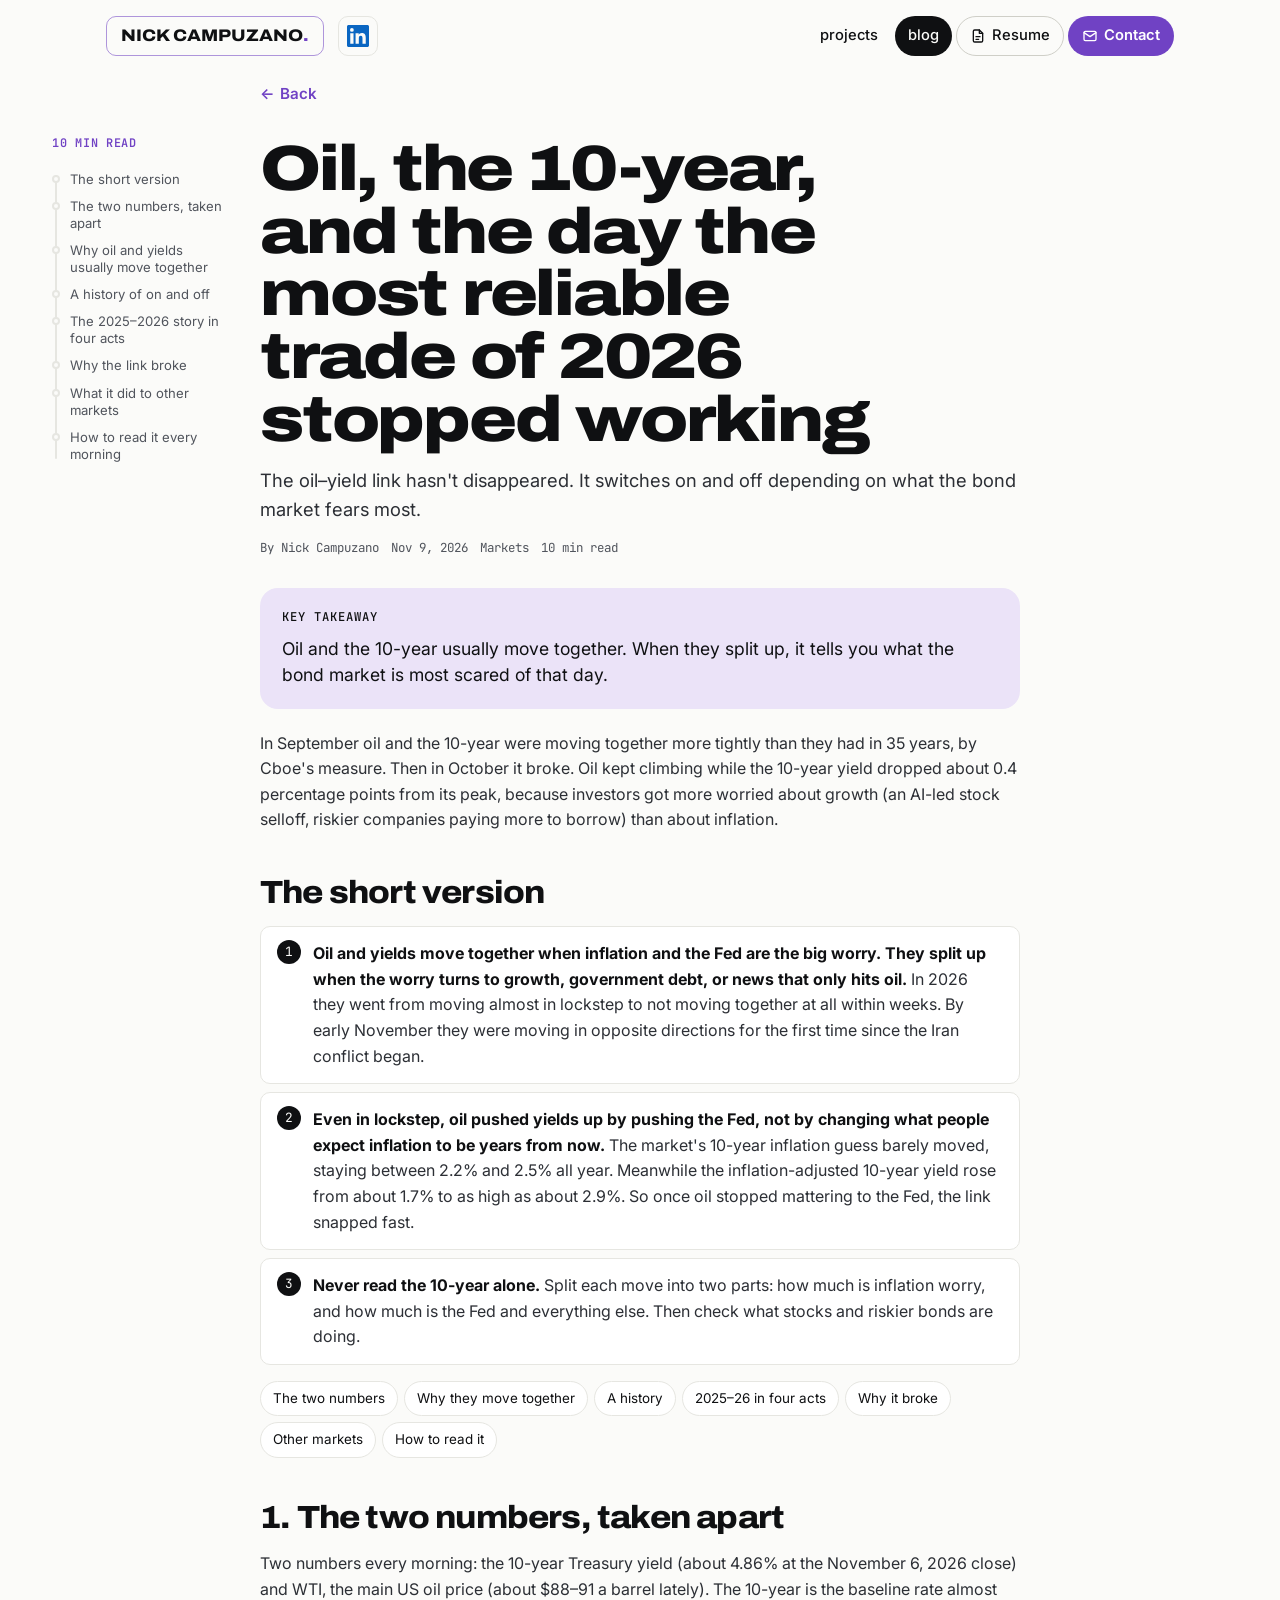
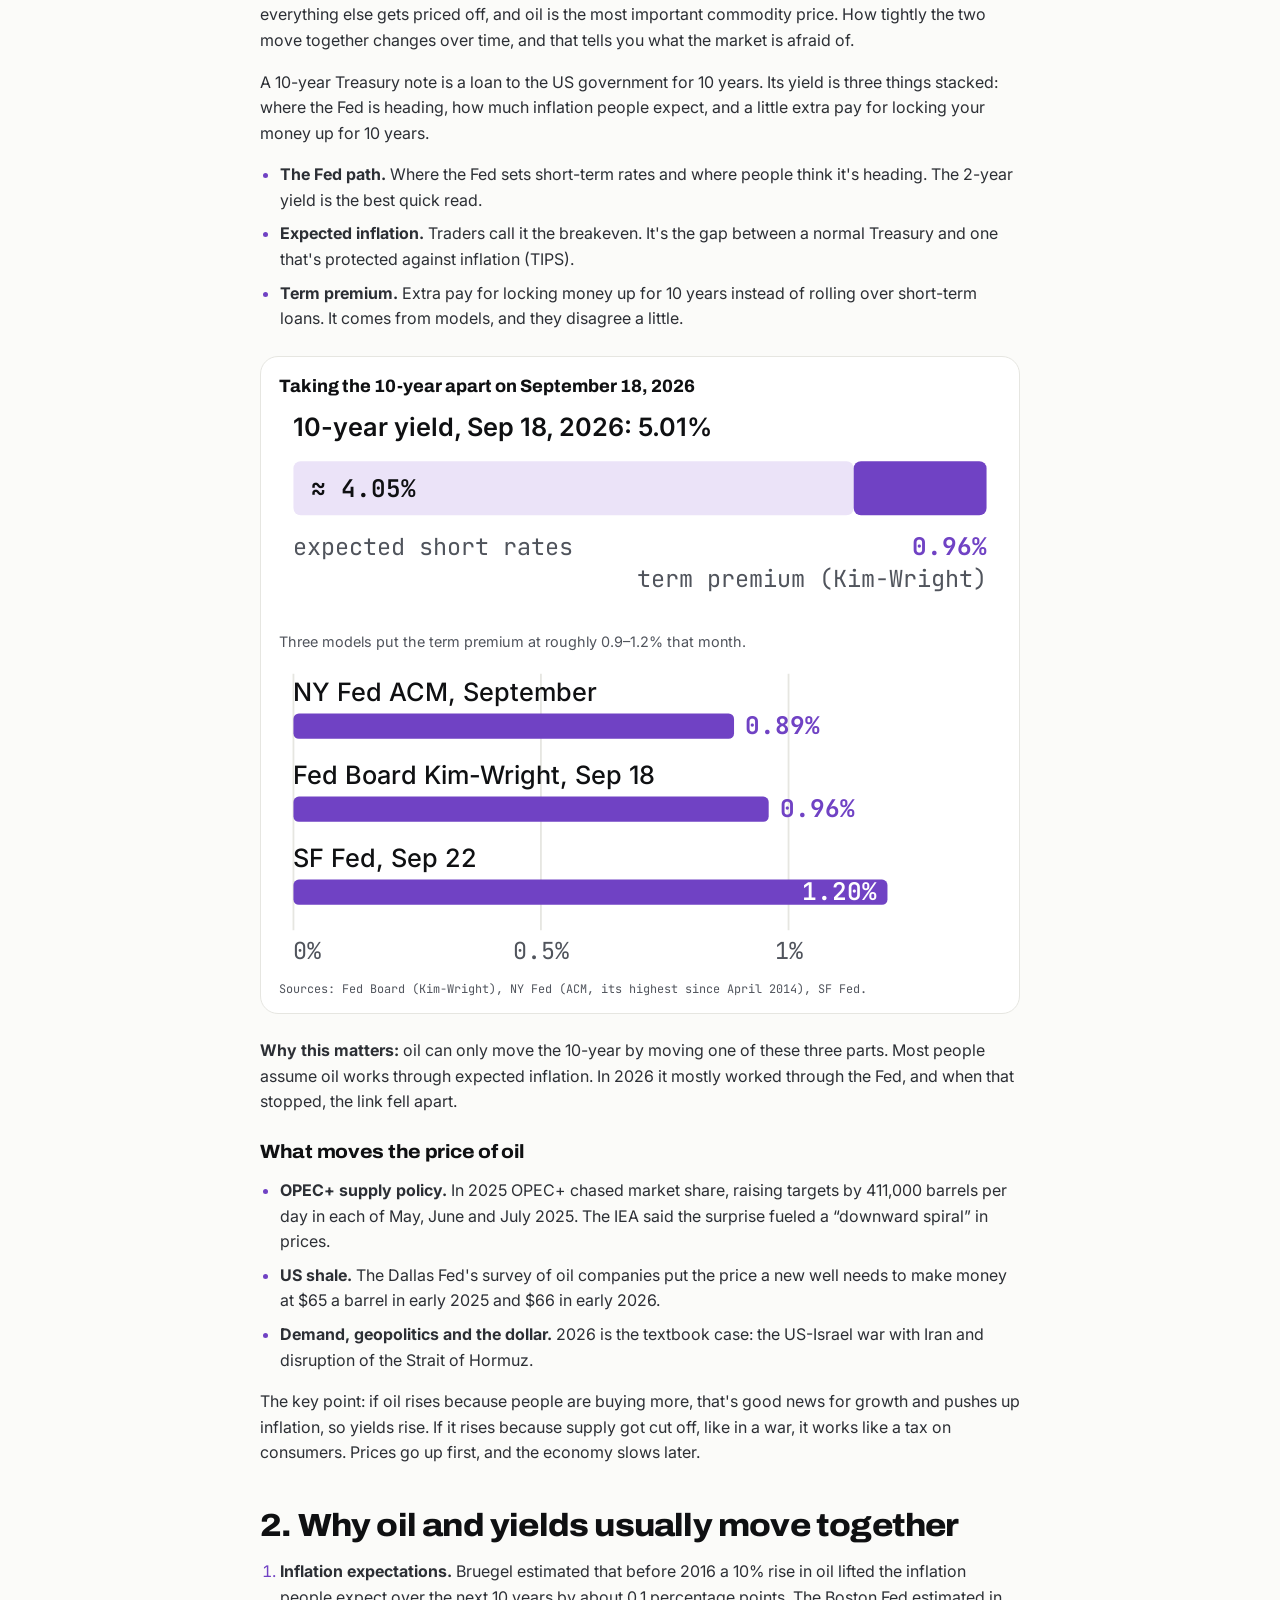
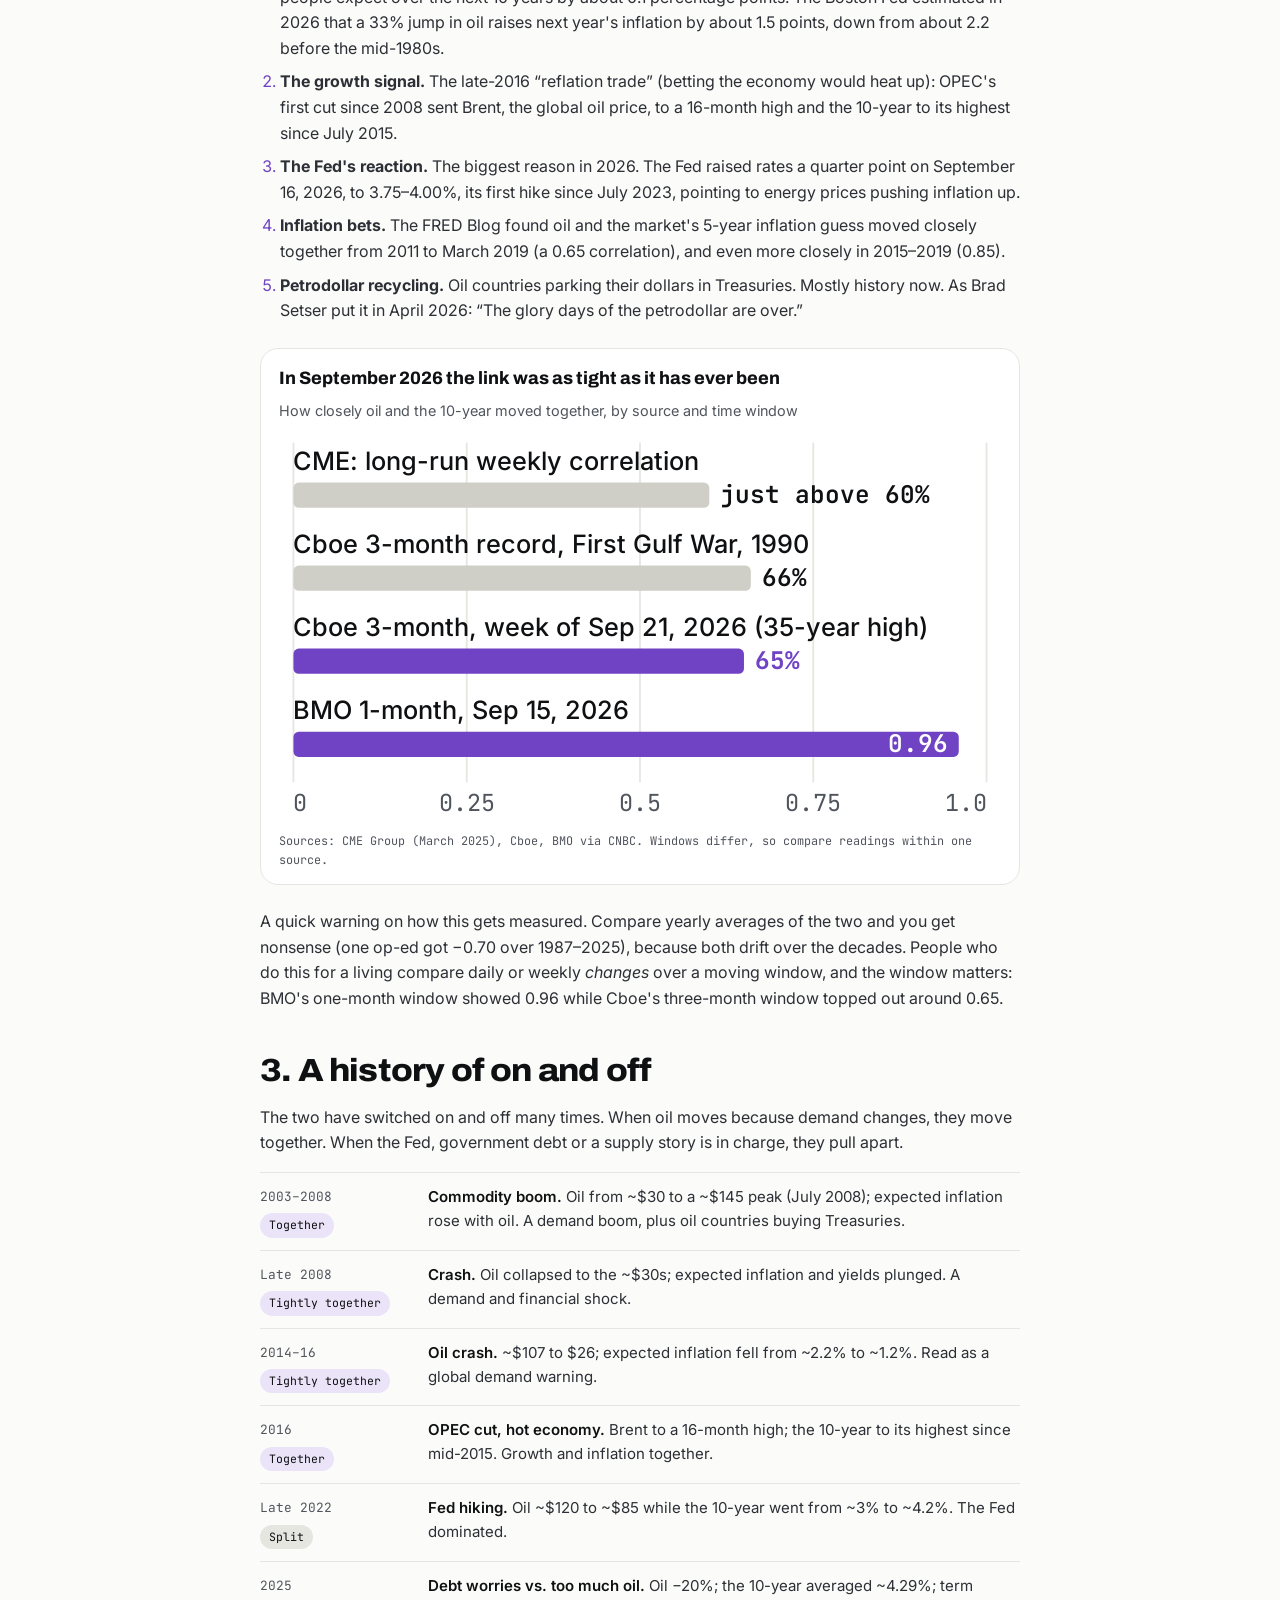
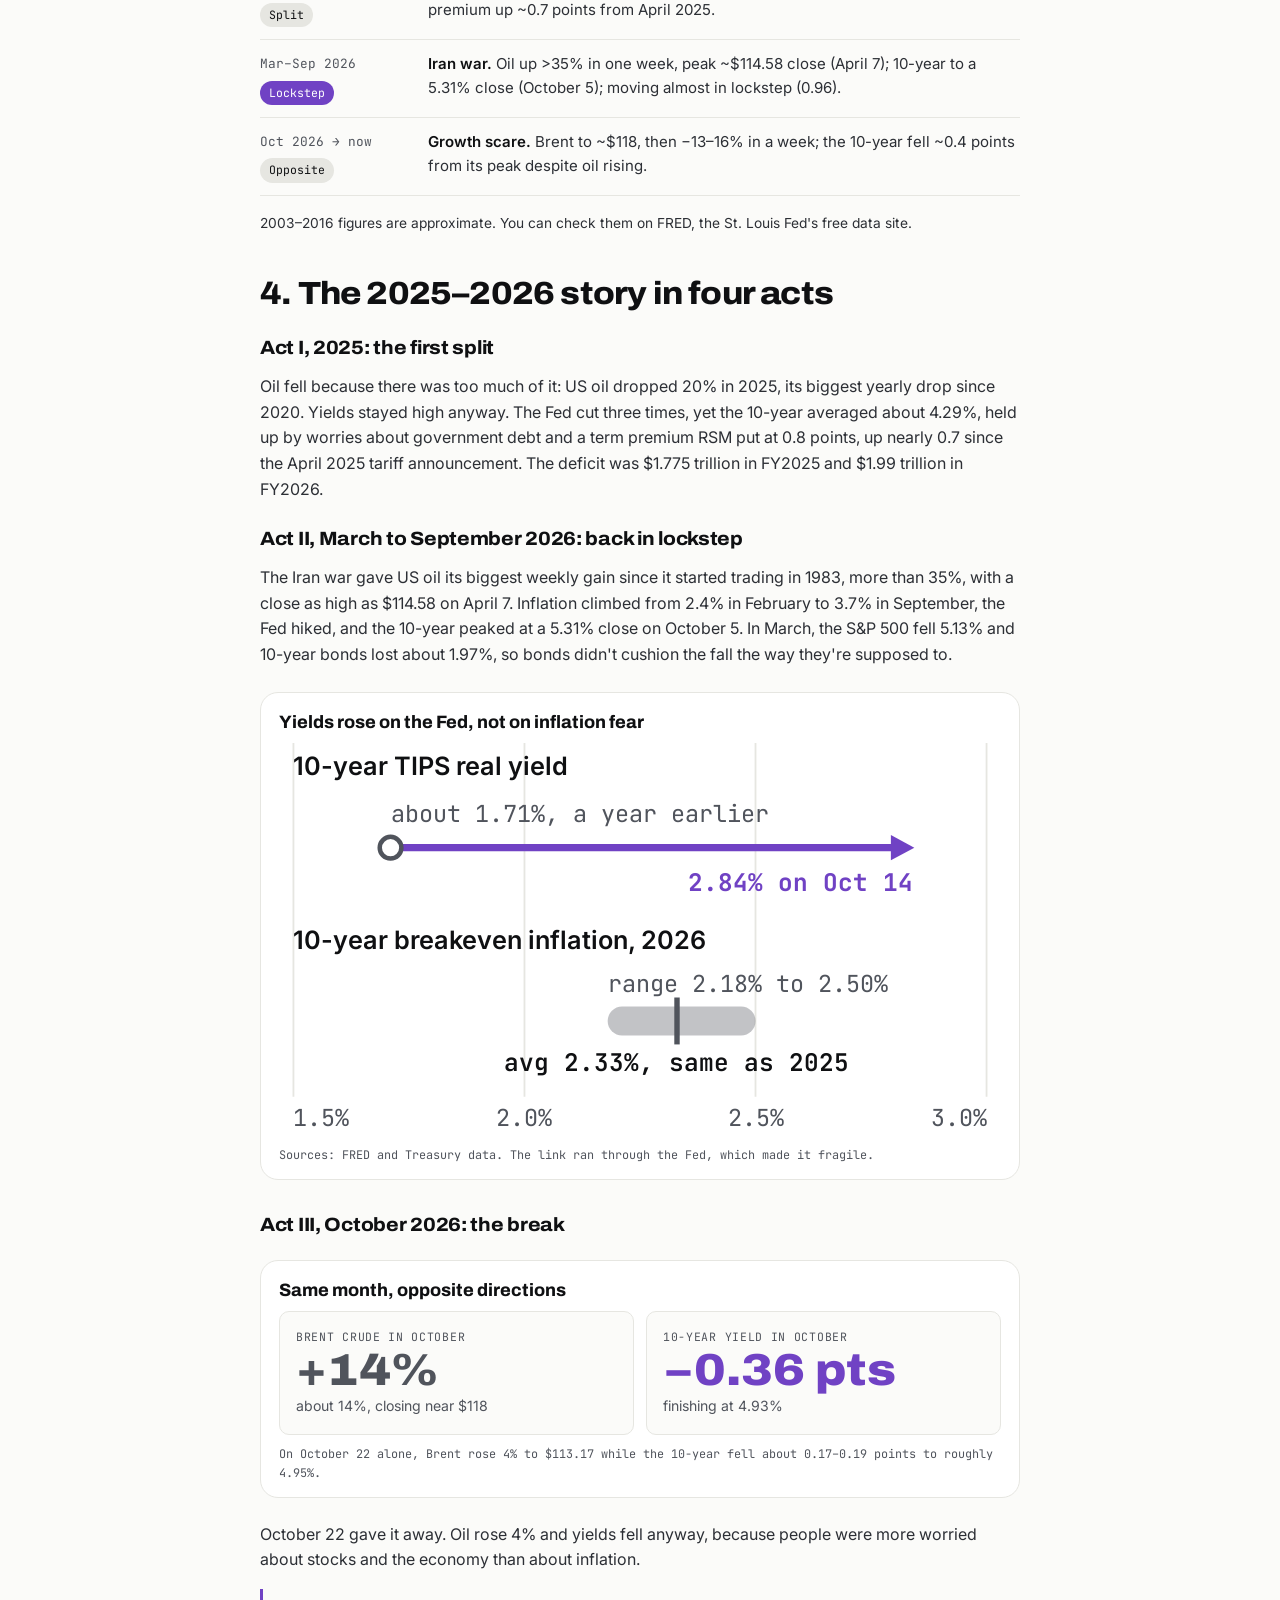
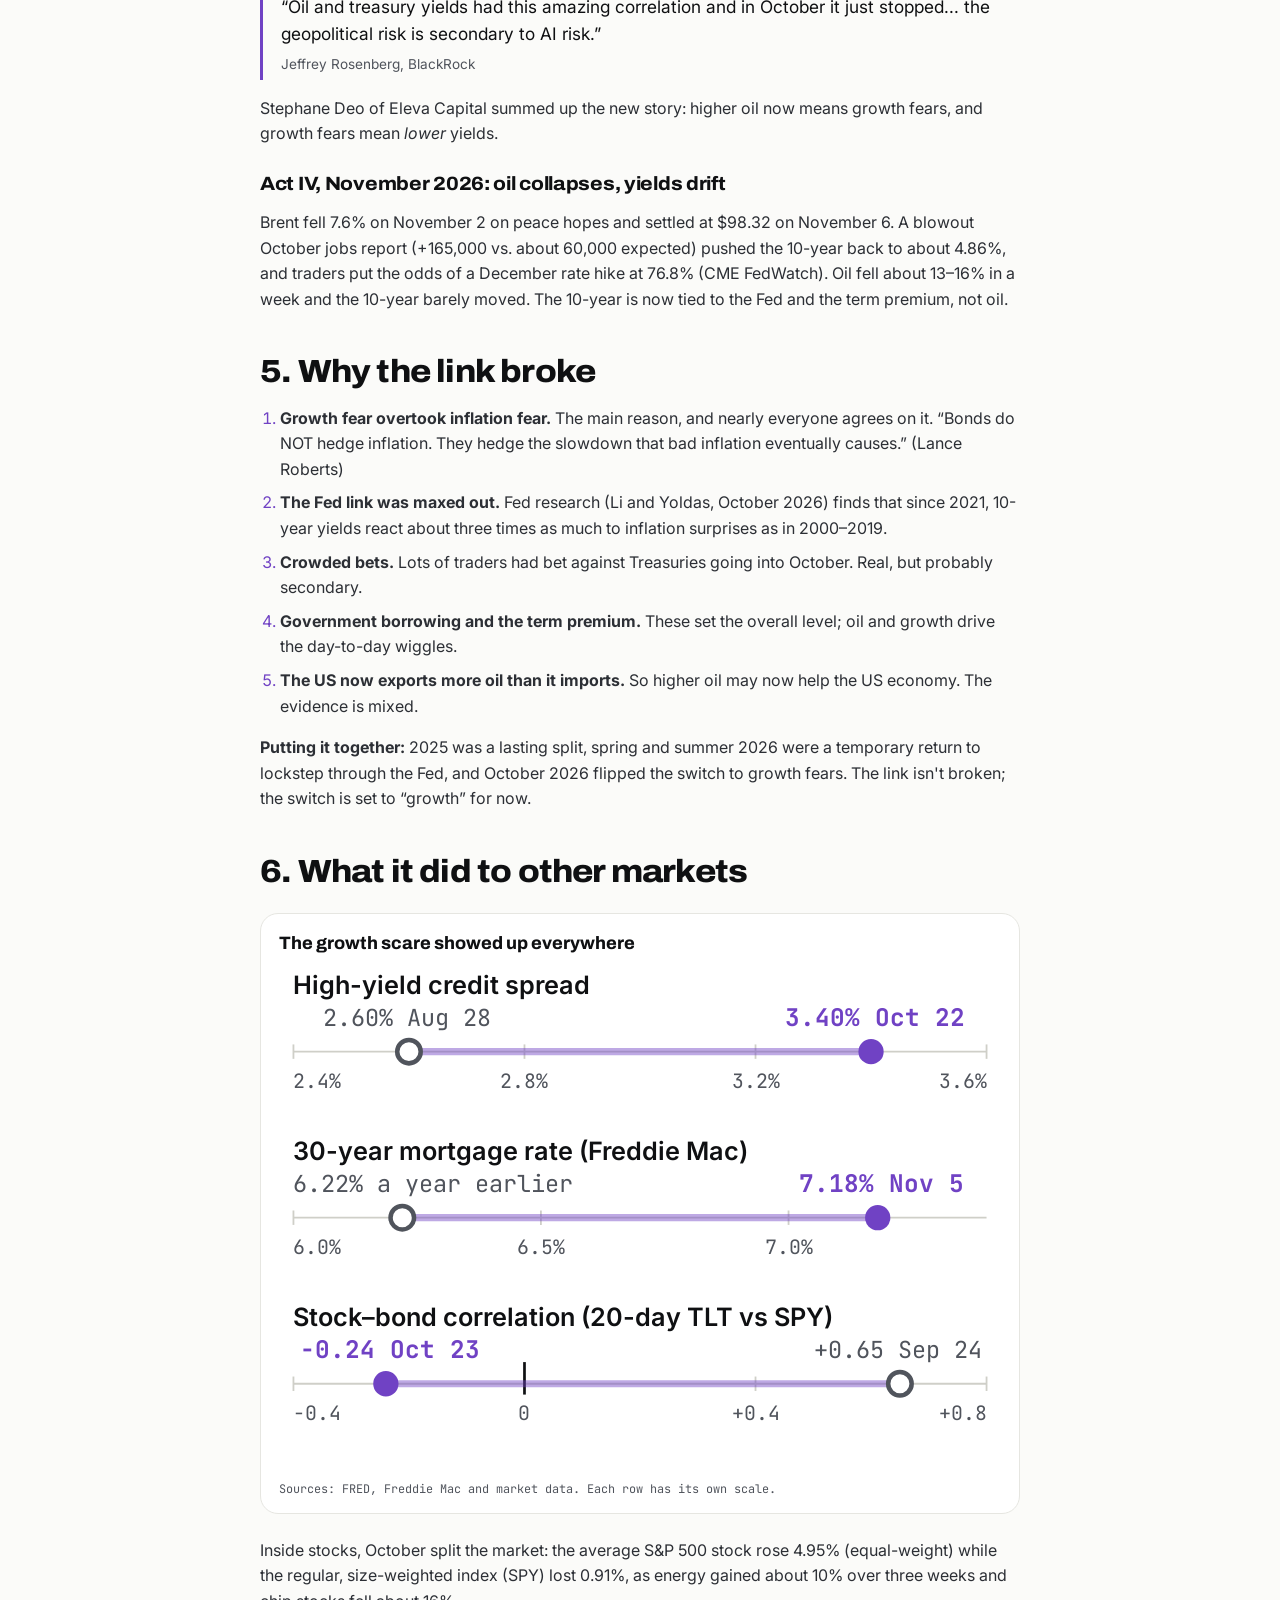
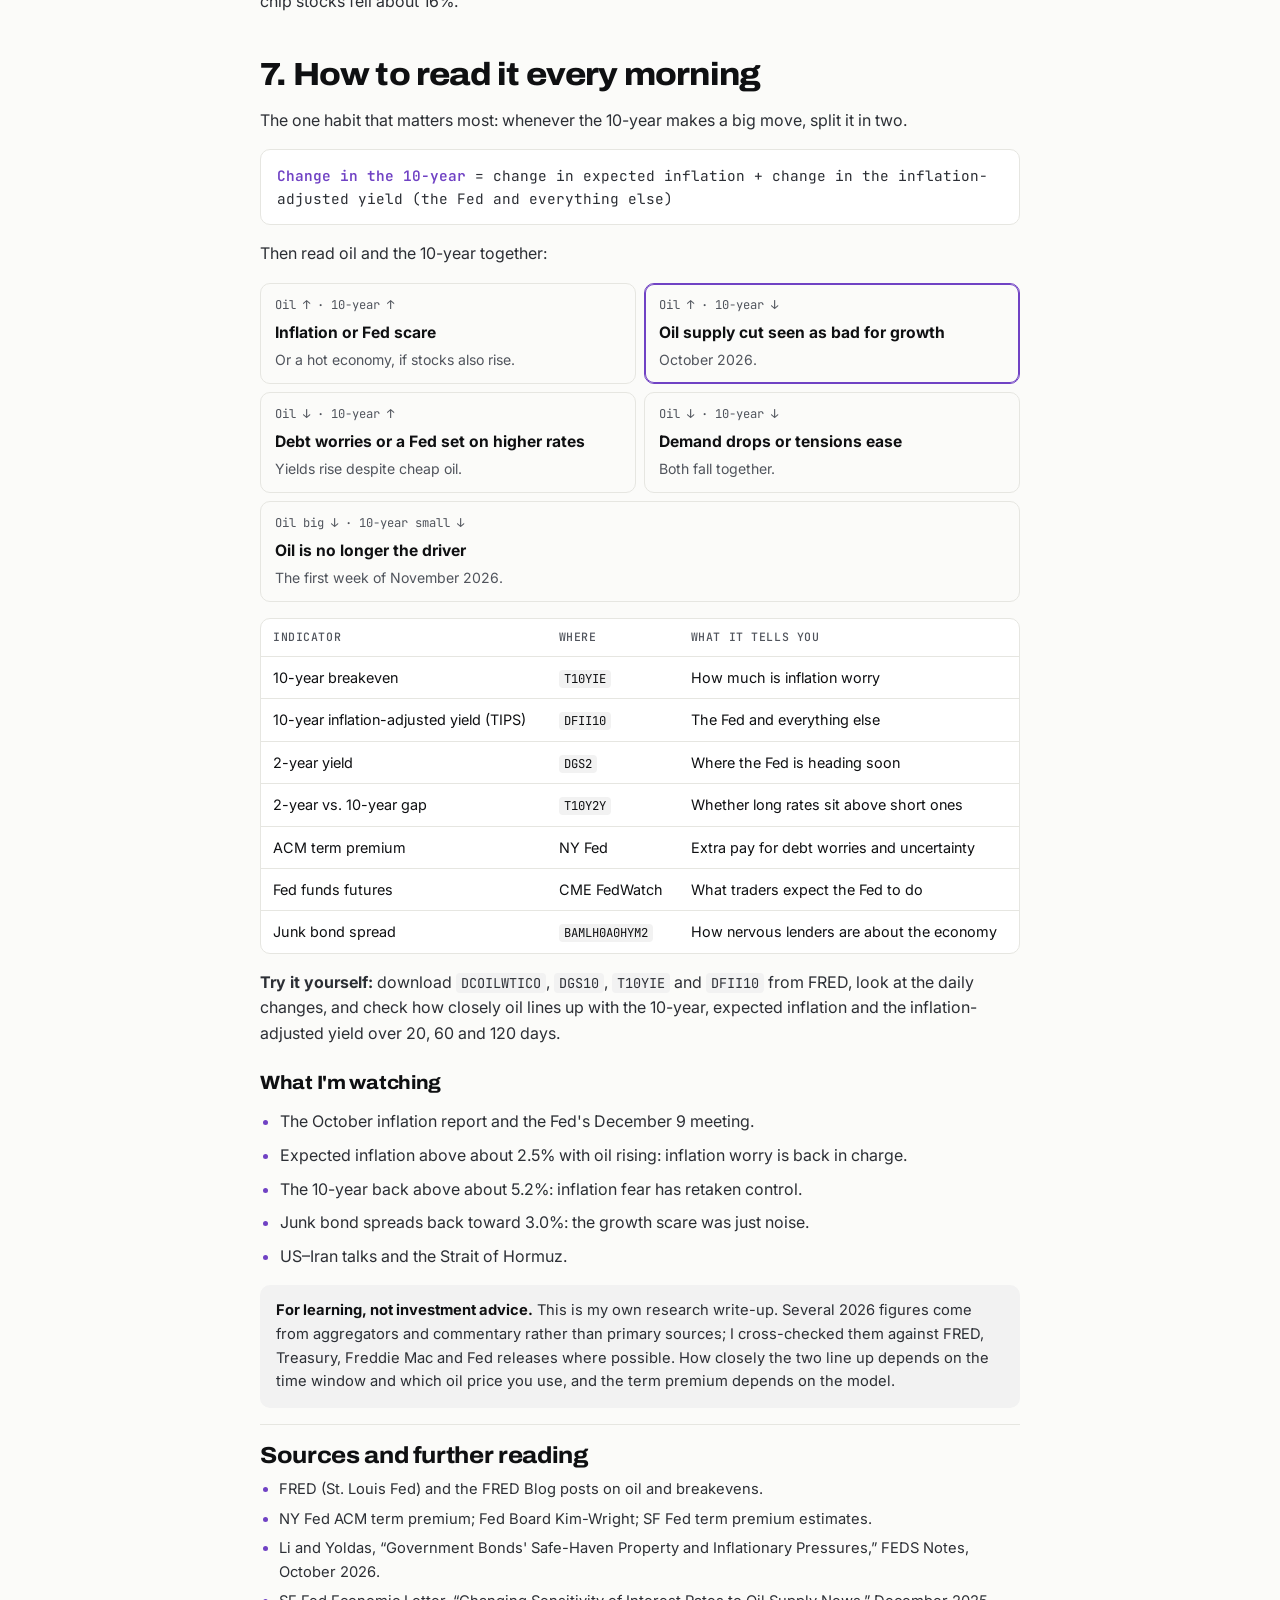
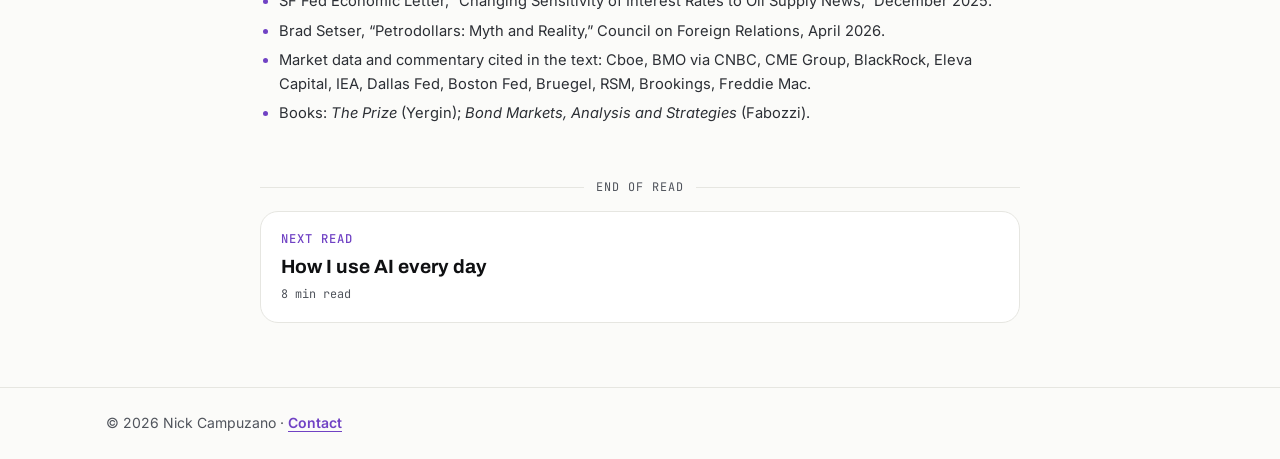
<file: deep-dives/oil-and-the-10-year.html>
<!doctype html>
<html lang="en">
<head>
<meta charset="utf-8">
<meta name="viewport" content="width=device-width, initial-scale=1, viewport-fit=cover">
<title>Oil, the 10-year, and the day the most reliable trade of 2026 stopped working · Nick Campuzano</title>
<meta name="description" content="Why oil and the 10-year Treasury yield moved in lockstep through September 2026, then split in October, and how to read the two every morning.">
<link rel="canonical" href="https://nickgcamp.com/deep-dives/oil-and-the-10-year.html">
<meta property="og:type" content="article">
<meta property="og:site_name" content="Nick Campuzano">
<meta property="og:title" content="Oil, the 10-year, and the day the most reliable trade of 2026 stopped working · Nick Campuzano">
<meta property="og:description" content="Why oil and the 10-year Treasury yield moved in lockstep through September 2026, then split in October, and how to read the two every morning.">
<meta property="og:url" content="https://nickgcamp.com/deep-dives/oil-and-the-10-year.html">
<meta property="og:image" content="https://nickgcamp.com/assets/og-image.png">
<meta property="og:image:width" content="1200">
<meta property="og:image:height" content="630">
<meta name="twitter:card" content="summary_large_image">
<meta name="theme-color" content="#fbfbf9" media="(prefers-color-scheme: light)">
<meta name="theme-color" content="#0f1114" media="(prefers-color-scheme: dark)">
<link rel="icon" href="../assets/favicon.svg" type="image/svg+xml">
<link rel="icon" href="../assets/favicon-32.png" sizes="32x32" type="image/png">
<link rel="apple-touch-icon" href="../assets/apple-touch-icon.png">
<link rel="preconnect" href="https://fonts.googleapis.com">
<link rel="preconnect" href="https://fonts.gstatic.com" crossorigin>
<link rel="stylesheet" href="https://fonts.googleapis.com/css2?family=Archivo:wdth,wght@62..125,400..900&family=Inter:wght@400;500;600;700&family=JetBrains+Mono:wght@400;500;600;700&display=swap">
<link rel="stylesheet" href="../assets/site.css?v=20261123j">
<script src="../assets/site.js?v=20261123j" defer></script>
<meta property="article:published_time" content="2026-11-09">
</head>
<body>
<a class="skip" href="#main">Skip to content</a>
<header class="site-header">
  <div class="wrap">
    <div class="brand-row"><a class="brand" href="../index.html">Nick Campuzano<span>.</span></a><a class="brand-li" href="https://www.linkedin.com/in/nickgcamp" aria-label="Nick on LinkedIn"><svg viewBox="0 0 24 24" width="20" height="20" aria-hidden="true" focusable="false"><path d="M20.45 20.45h-3.55v-5.57c0-1.33-.03-3.04-1.85-3.04-1.86 0-2.14 1.45-2.14 2.94v5.67H9.35V9h3.41v1.56h.05c.48-.9 1.64-1.85 3.37-1.85 3.6 0 4.27 2.37 4.27 5.46v6.28zM5.34 7.43a2.06 2.06 0 1 1 0-4.12 2.06 2.06 0 0 1 0 4.12zM7.12 20.45H3.56V9h3.56v11.45zM22.22 0H1.77C.79 0 0 .77 0 1.73v20.54C0 23.23.79 24 1.77 24h20.45c.98 0 1.78-.77 1.78-1.73V1.73C24 .77 23.2 0 22.22 0z"/></svg></a></div>
    <nav class="nav" aria-label="Main">
      <a href="../projects.html">projects</a>
      <a href="../deep-dives/" aria-current="page">blog</a>
      <a class="nav-pdf" href="../assets/Nick_Campuzano_Resume.pdf" aria-label="Resume (PDF), opens in a new tab"><svg class="dl" viewBox="0 0 24 24" width="16" height="16" aria-hidden="true" focusable="false" fill="none" stroke="currentColor" stroke-width="2" stroke-linecap="round" stroke-linejoin="round"><path d="M14 3H7a2 2 0 0 0-2 2v14a2 2 0 0 0 2 2h10a2 2 0 0 0 2-2V8z"/><path d="M14 3v5h5"/><path d="M9 13h6M9 17h4"/></svg><span>Resume</span></a>
      <a class="nav-cta" href="../index.html#contact"><svg class="mail" viewBox="0 0 24 24" width="16" height="16" aria-hidden="true" focusable="false" fill="none" stroke="currentColor" stroke-width="2" stroke-linecap="round" stroke-linejoin="round"><rect x="3" y="5" width="18" height="14" rx="2"/><path d="m3 7 9 6 9-6"/></svg><span>Contact</span></a>
    </nav>
  </div>
</header>
<div class="wrap backbar"><a class="back-link" href="../index.html" data-back><span aria-hidden="true">&larr;</span> Back</a></div>

<main id="main">
  <article class="wrap">
    <div class="article">
      <header class="article-head">
        <h1>Oil, the 10-year, and the day the most reliable trade of 2026 stopped working</h1>
        <p class="dek">The oil–yield link hasn't disappeared. It switches on and off depending on what the bond market fears most.</p>
        <p class="meta-line"><span>By Nick Campuzano</span><time datetime="2026-11-09">Nov 9, 2026</time><span>Markets</span><span>10 min read</span></p>
      </header>

      <section class="takeaway" aria-label="Key takeaway">
        <span class="eyebrow">Key takeaway</span>
        <p>Oil and the 10-year usually move together. When they split up, it tells you what the bond market is most scared of that day.</p>
      </section>

      <div class="article-body">
        <p>In September oil and the 10-year were moving together more tightly than they had in 35 years, by Cboe's measure. Then in October it broke. Oil kept climbing while the 10-year yield dropped about 0.4 percentage points from its peak, because investors got more worried about growth (an AI-led stock selloff, riskier companies paying more to borrow) than about inflation.</p>

        <h2 id="tldr">The short version</h2>
        <ol class="tldr">
          <li><b>Oil and yields move together when inflation and the Fed are the big worry. They split up when the worry turns to growth, government debt, or news that only hits oil.</b> In 2026 they went from moving almost in lockstep to not moving together at all within weeks. By early November they were moving in opposite directions for the first time since the Iran conflict began.</li>
          <li><b>Even in lockstep, oil pushed yields up by pushing the Fed, not by changing what people expect inflation to be years from now.</b> The market's 10-year inflation guess barely moved, staying between 2.2% and 2.5% all year. Meanwhile the inflation-adjusted 10-year yield rose from about 1.7% to as high as about 2.9%. So once oil stopped mattering to the Fed, the link snapped fast.</li>
          <li><b>Never read the 10-year alone.</b> Split each move into two parts: how much is inflation worry, and how much is the Fed and everything else. Then check what stocks and riskier bonds are doing.</li>
        </ol>

        <nav class="toc" aria-label="Sections">
          <a href="#parts">The two numbers</a><a href="#together">Why they move together</a><a href="#history">A history</a><a href="#acts">2025–26 in four acts</a><a href="#why">Why it broke</a><a href="#markets">Other markets</a><a href="#read">How to read it</a>
        </nav>

        <h2 id="parts">1. The two numbers, taken apart</h2>
        <p>Two numbers every morning: the 10-year Treasury yield (about 4.86% at the November 6, 2026 close) and WTI, the main US oil price (about $88–91 a barrel lately). The 10-year is the baseline rate almost everything else gets priced off, and oil is the most important commodity price. How tightly the two move together changes over time, and that tells you what the market is afraid of.</p>
        <p>A 10-year Treasury note is a loan to the US government for 10 years. Its yield is three things stacked: where the Fed is heading, how much inflation people expect, and a little extra pay for locking your money up for 10 years.</p>
        <ul>
          <li><b>The Fed path.</b> Where the Fed sets short-term rates and where people think it's heading. The 2-year yield is the best quick read.</li>
          <li><b>Expected inflation.</b> Traders call it the breakeven. It's the gap between a normal Treasury and one that's protected against inflation (TIPS).</li>
          <li><b>Term premium.</b> Extra pay for locking money up for 10 years instead of rolling over short-term loans. It comes from models, and they disagree a little.</li>
        </ul>

        <figure class="fig">
          <span class="fig-title">Taking the 10-year apart on September 18, 2026</span>
          <svg viewBox="0 0 400 118" role="img" aria-label="September 18, 2026: the 10-year yielded 5.01%. Kim-Wright estimated a 0.96% term premium, leaving about 4.05% for expected short rates."><text class="c-lbl-ink" x="8" y="16" style="font-weight:600">10-year yield, Sep 18, 2026: 5.01%</text><rect class="c-soft" x="8.0" y="30" width="310.4" height="30" rx="4"/><text class="c-val" x="18.0" y="50">≈ 4.05%</text><text class="c-lbl" x="8.0" y="82">expected short rates</text><rect class="c-acc" x="318.4" y="30" width="73.6" height="30" rx="4"/><text class="c-val-acc" x="392.0" y="82" text-anchor="end">0.96%</text><text class="c-lbl" x="392.0" y="100" text-anchor="end">term premium (Kim-Wright)</text></svg>
          <span class="fig-sub">Three models put the term premium at roughly 0.9–1.2% that month.</span>
          <svg viewBox="0 0 400 170" role="img" aria-label="10-year term premium estimates in September 2026: ACM 0.89%, Kim-Wright 0.96%, SF Fed 1.20%."><line class="c-grid" x1="8.0" y1="6" x2="8.0" y2="148"/><text class="c-lbl" x="8.0" y="164" text-anchor="start">0%</text><line class="c-grid" x1="145.1" y1="6" x2="145.1" y2="148"/><text class="c-lbl" x="145.1" y="164" text-anchor="middle">0.5%</text><line class="c-grid" x1="282.3" y1="6" x2="282.3" y2="148"/><text class="c-lbl" x="282.3" y="164" text-anchor="middle">1%</text><text class="c-lbl-ink" x="8" y="21">NY Fed ACM, September</text><rect class="c-acc" x="8" y="28" width="244.1" height="14" rx="3"/><text class="c-val-acc" x="258.1" y="39.5" text-anchor="start">0.89%</text><text class="c-lbl-ink" x="8" y="67">Fed Board Kim-Wright, Sep 18</text><rect class="c-acc" x="8" y="74" width="263.3" height="14" rx="3"/><text class="c-val-acc" x="277.3" y="85.5" text-anchor="start">0.96%</text><text class="c-lbl-ink" x="8" y="113">SF Fed, Sep 22</text><rect class="c-acc" x="8" y="120" width="329.1" height="14" rx="3"/><text class="c-val" x="331.1" y="131.5" text-anchor="end" style="fill:var(--accent-ink)">1.20%</text></svg>
          <figcaption>Sources: Fed Board (Kim-Wright), NY Fed (ACM, its highest since April 2014), SF Fed.</figcaption>
        </figure>

        <p><b>Why this matters:</b> oil can only move the 10-year by moving one of these three parts. Most people assume oil works through expected inflation. In 2026 it mostly worked through the Fed, and when that stopped, the link fell apart.</p>

        <h3>What moves the price of oil</h3>
        <ul>
          <li><b>OPEC+ supply policy.</b> In 2025 OPEC+ chased market share, raising targets by 411,000 barrels per day in each of May, June and July 2025. The IEA said the surprise fueled a “downward spiral” in prices.</li>
          <li><b>US shale.</b> The Dallas Fed's survey of oil companies put the price a new well needs to make money at $65 a barrel in early 2025 and $66 in early 2026.</li>
          <li><b>Demand, geopolitics and the dollar.</b> 2026 is the textbook case: the US-Israel war with Iran and disruption of the Strait of Hormuz.</li>
        </ul>
        <p>The key point: if oil rises because people are buying more, that's good news for growth and pushes up inflation, so yields rise. If it rises because supply got cut off, like in a war, it works like a tax on consumers. Prices go up first, and the economy slows later.</p>

        <h2 id="together">2. Why oil and yields usually move together</h2>
        <ol>
          <li><b>Inflation expectations.</b> Bruegel estimated that before 2016 a 10% rise in oil lifted the inflation people expect over the next 10 years by about 0.1 percentage points. The Boston Fed estimated in 2026 that a 33% jump in oil raises next year's inflation by about 1.5 points, down from about 2.2 before the mid-1980s.</li>
          <li><b>The growth signal.</b> The late-2016 “reflation trade” (betting the economy would heat up): OPEC's first cut since 2008 sent Brent, the global oil price, to a 16-month high and the 10-year to its highest since July 2015.</li>
          <li><b>The Fed's reaction.</b> The biggest reason in 2026. The Fed raised rates a quarter point on September 16, 2026, to 3.75–4.00%, its first hike since July 2023, pointing to energy prices pushing inflation up.</li>
          <li><b>Inflation bets.</b> The FRED Blog found oil and the market's 5-year inflation guess moved closely together from 2011 to March 2019 (a 0.65 correlation), and even more closely in 2015–2019 (0.85).</li>
          <li><b>Petrodollar recycling.</b> Oil countries parking their dollars in Treasuries. Mostly history now. As Brad Setser put it in April 2026: “The glory days of the petrodollar are over.”</li>
        </ol>

        <figure class="fig">
          <span class="fig-title">In September 2026 the link was as tight as it has ever been</span>
          <span class="fig-sub">How closely oil and the 10-year moved together, by source and time window</span>
          <svg viewBox="0 0 400 216" role="img" aria-label="Correlation between WTI oil and the 10-year yield. CME long-run weekly: just above 60%. Cboe 3-month record in 1990: 66%. Cboe 3-month, week of September 21, 2026: 65%. BMO 1-month, September 15, 2026: 0.96."><line class="c-grid" x1="8.0" y1="6" x2="8.0" y2="194"/><text class="c-lbl" x="8.0" y="210" text-anchor="start">0</text><line class="c-grid" x1="104.0" y1="6" x2="104.0" y2="194"/><text class="c-lbl" x="104.0" y="210" text-anchor="middle">0.25</text><line class="c-grid" x1="200.0" y1="6" x2="200.0" y2="194"/><text class="c-lbl" x="200.0" y="210" text-anchor="middle">0.5</text><line class="c-grid" x1="296.0" y1="6" x2="296.0" y2="194"/><text class="c-lbl" x="296.0" y="210" text-anchor="middle">0.75</text><line class="c-grid" x1="392.0" y1="6" x2="392.0" y2="194"/><text class="c-lbl" x="392.0" y="210" text-anchor="end">1.0</text><text class="c-lbl-ink" x="8" y="21">CME: long-run weekly correlation</text><rect class="c-mut" x="8" y="28" width="230.4" height="14" rx="3"/><text class="c-val" x="244.4" y="39.5" text-anchor="start">just above 60%</text><text class="c-lbl-ink" x="8" y="67">Cboe 3-month record, First Gulf War, 1990</text><rect class="c-mut" x="8" y="74" width="253.4" height="14" rx="3"/><text class="c-val" x="267.4" y="85.5" text-anchor="start">66%</text><text class="c-lbl-ink" x="8" y="113">Cboe 3-month, week of Sep 21, 2026 (35-year high)</text><rect class="c-acc" x="8" y="120" width="249.6" height="14" rx="3"/><text class="c-val-acc" x="263.6" y="131.5" text-anchor="start">65%</text><text class="c-lbl-ink" x="8" y="159">BMO 1-month, Sep 15, 2026</text><rect class="c-acc" x="8" y="166" width="368.6" height="14" rx="3"/><text class="c-val" x="370.6" y="177.5" text-anchor="end" style="fill:var(--accent-ink)">0.96</text></svg>
          <figcaption>Sources: CME Group (March 2025), Cboe, BMO via CNBC. Windows differ, so compare readings within one source.</figcaption>
        </figure>
        <p>A quick warning on how this gets measured. Compare yearly averages of the two and you get nonsense (one op-ed got −0.70 over 1987–2025), because both drift over the decades. People who do this for a living compare daily or weekly <i>changes</i> over a moving window, and the window matters: BMO's one-month window showed 0.96 while Cboe's three-month window topped out around 0.65.</p>

        <h2 id="history">3. A history of on and off</h2>
        <p>The two have switched on and off many times. When oil moves because demand changes, they move together. When the Fed, government debt or a supply story is in charge, they pull apart.</p>
        <div class="regimes">
          <div class="regime"><span class="when">2003–2008</span><span class="cpl pos">Together</span><span class="what"><b>Commodity boom.</b> Oil from ~$30 to a ~$145 peak (July 2008); expected inflation rose with oil. A demand boom, plus oil countries buying Treasuries.</span></div>
          <div class="regime"><span class="when">Late 2008</span><span class="cpl pos">Tightly together</span><span class="what"><b>Crash.</b> Oil collapsed to the ~$30s; expected inflation and yields plunged. A demand and financial shock.</span></div>
          <div class="regime"><span class="when">2014–16</span><span class="cpl pos">Tightly together</span><span class="what"><b>Oil crash.</b> ~$107 to $26; expected inflation fell from ~2.2% to ~1.2%. Read as a global demand warning.</span></div>
          <div class="regime"><span class="when">2016</span><span class="cpl pos">Together</span><span class="what"><b>OPEC cut, hot economy.</b> Brent to a 16-month high; the 10-year to its highest since mid-2015. Growth and inflation together.</span></div>
          <div class="regime"><span class="when">Late 2022</span><span class="cpl brk">Split</span><span class="what"><b>Fed hiking.</b> Oil ~$120 to ~$85 while the 10-year went from ~3% to ~4.2%. The Fed dominated.</span></div>
          <div class="regime"><span class="when">2025</span><span class="cpl brk">Split</span><span class="what"><b>Debt worries vs. too much oil.</b> Oil −20%; the 10-year averaged ~4.29%; term premium up ~0.7 points from April 2025.</span></div>
          <div class="regime"><span class="when">Mar–Sep 2026</span><span class="cpl ext">Lockstep</span><span class="what"><b>Iran war.</b> Oil up >35% in one week, peak ~$114.58 close (April 7); 10-year to a 5.31% close (October 5); moving almost in lockstep (0.96).</span></div>
          <div class="regime"><span class="when">Oct 2026 → now</span><span class="cpl brk">Opposite</span><span class="what"><b>Growth scare.</b> Brent to ~$118, then −13–16% in a week; the 10-year fell ~0.4 points from its peak despite oil rising.</span></div>
        </div>
        <p class="note">2003–2016 figures are approximate. You can check them on FRED, the St. Louis Fed's free data site.</p>

        <h2 id="acts">4. The 2025–2026 story in four acts</h2>
        <h3>Act I, 2025: the first split</h3>
        <p>Oil fell because there was too much of it: US oil dropped 20% in 2025, its biggest yearly drop since 2020. Yields stayed high anyway. The Fed cut three times, yet the 10-year averaged about 4.29%, held up by worries about government debt and a term premium RSM put at 0.8 points, up nearly 0.7 since the April 2025 tariff announcement. The deficit was $1.775 trillion in FY2025 and $1.99 trillion in FY2026.</p>

        <h3>Act II, March to September 2026: back in lockstep</h3>
        <p>The Iran war gave US oil its biggest weekly gain since it started trading in 1983, more than 35%, with a close as high as $114.58 on April 7. Inflation climbed from 2.4% in February to 3.7% in September, the Fed hiked, and the 10-year peaked at a 5.31% close on October 5. In March, the S&amp;P 500 fell 5.13% and 10-year bonds lost about 1.97%, so bonds didn't cushion the fall the way they're supposed to.</p>
        <figure class="fig">
          <span class="fig-title">Yields rose on the Fed, not on inflation fear</span>
          <svg viewBox="0 0 400 218" role="img" aria-label="The 10-year TIPS real yield rose from about 1.71% a year earlier to 2.84% on October 14, 2026, while the 10-year breakeven stayed between 2.18% and 2.50% in 2026, averaging 2.33%, the same as its 2025 average."><line class="c-grid" x1="8.0" y1="0" x2="8.0" y2="196"/><text class="c-lbl" x="8.0" y="212" text-anchor="start">1.5%</text><line class="c-grid" x1="136.0" y1="0" x2="136.0" y2="196"/><text class="c-lbl" x="136.0" y="212" text-anchor="middle">2.0%</text><line class="c-grid" x1="264.0" y1="0" x2="264.0" y2="196"/><text class="c-lbl" x="264.0" y="212" text-anchor="middle">2.5%</text><line class="c-grid" x1="392.0" y1="0" x2="392.0" y2="196"/><text class="c-lbl" x="392.0" y="212" text-anchor="end">3.0%</text><text class="c-lbl-ink" x="8" y="18" style="font-weight:600">10-year TIPS real yield</text><line class="c-acc-s" x1="61.8" y1="58" x2="341.0" y2="58" stroke-width="4"/><polygon class="c-acc" points="339.0,51 352.0,58 339.0,65"/><circle cx="61.8" cy="58" r="6" style="fill:var(--surface);stroke:var(--muted);stroke-width:2.5"/><text class="c-lbl" x="61.8" y="44" text-anchor="start">about 1.71%, a year earlier</text><text class="c-val-acc" x="351.0" y="82" text-anchor="end">2.84% on Oct 14</text><text class="c-lbl-ink" x="8" y="114" style="font-weight:600">10-year breakeven inflation, 2026</text><rect class="c-gold" x="182.1" y="146" width="81.9" height="16" rx="8" opacity=".35"/><line class="c-gold-s" x1="220.5" y1="141" x2="220.5" y2="167" stroke-width="3"/><text class="c-lbl" x="182.1" y="138" text-anchor="start">range 2.18% to 2.50%</text><text class="c-val" x="220.5" y="182" text-anchor="middle">avg 2.33%, same as 2025</text></svg>
          <figcaption>Sources: FRED and Treasury data. The link ran through the Fed, which made it fragile.</figcaption>
        </figure>

        <h3>Act III, October 2026: the break</h3>
        <figure class="fig">
          <span class="fig-title">Same month, opposite directions</span>
          <div class="stat-pair">
            <div class="stat up"><small>Brent crude in October</small><strong>+14%</strong><span>about 14%, closing near $118</span></div>
            <div class="stat down"><small>10-year yield in October</small><strong>−0.36 pts</strong><span>finishing at 4.93%</span></div>
          </div>
          <figcaption>On October 22 alone, Brent rose 4% to $113.17 while the 10-year fell about 0.17–0.19 points to roughly 4.95%.</figcaption>
        </figure>
        <p>October 22 gave it away. Oil rose 4% and yields fell anyway, because people were more worried about stocks and the economy than about inflation.</p>
        <blockquote>“Oil and treasury yields had this amazing correlation and in October it just stopped... the geopolitical risk is secondary to AI risk.”<cite>Jeffrey Rosenberg, BlackRock</cite></blockquote>
        <p>Stephane Deo of Eleva Capital summed up the new story: higher oil now means growth fears, and growth fears mean <i>lower</i> yields.</p>

        <h3>Act IV, November 2026: oil collapses, yields drift</h3>
        <p>Brent fell 7.6% on November 2 on peace hopes and settled at $98.32 on November 6. A blowout October jobs report (+165,000 vs. about 60,000 expected) pushed the 10-year back to about 4.86%, and traders put the odds of a December rate hike at 76.8% (CME FedWatch). Oil fell about 13–16% in a week and the 10-year barely moved. The 10-year is now tied to the Fed and the term premium, not oil.</p>

        <h2 id="why">5. Why the link broke</h2>
        <ol>
          <li><b>Growth fear overtook inflation fear.</b> The main reason, and nearly everyone agrees on it. “Bonds do NOT hedge inflation. They hedge the slowdown that bad inflation eventually causes.” (Lance Roberts)</li>
          <li><b>The Fed link was maxed out.</b> Fed research (Li and Yoldas, October 2026) finds that since 2021, 10-year yields react about three times as much to inflation surprises as in 2000–2019.</li>
          <li><b>Crowded bets.</b> Lots of traders had bet against Treasuries going into October. Real, but probably secondary.</li>
          <li><b>Government borrowing and the term premium.</b> These set the overall level; oil and growth drive the day-to-day wiggles.</li>
          <li><b>The US now exports more oil than it imports.</b> So higher oil may now help the US economy. The evidence is mixed.</li>
        </ol>
        <p><b>Putting it together:</b> 2025 was a lasting split, spring and summer 2026 were a temporary return to lockstep through the Fed, and October 2026 flipped the switch to growth fears. The link isn't broken; the switch is set to “growth” for now.</p>

        <h2 id="markets">6. What it did to other markets</h2>
        <figure class="fig">
          <span class="fig-title">The growth scare showed up everywhere</span>
          <svg viewBox="0 0 400 280" role="img" aria-label="High-yield spreads widened from 2.60% on August 28 to 3.40% on October 22. Freddie Mac's 30-year rate was 7.18% on November 5, versus 6.22% a year earlier. The 20-day TLT and SPY correlation went from +0.65 on September 24 to −0.24 on October 23."><text class="c-lbl-ink" x="8" y="16" style="font-weight:600">High-yield credit spread</text><line class="c-axis" x1="8" y1="48" x2="392" y2="48"/><line class="c-axis" x1="8.0" y1="44" x2="8.0" y2="52"/><text class="c-lbl" x="8.0" y="68" text-anchor="start" style="font-size:11px">2.4%</text><line class="c-axis" x1="136.0" y1="44" x2="136.0" y2="52"/><text class="c-lbl" x="136.0" y="68" text-anchor="middle" style="font-size:11px">2.8%</text><line class="c-axis" x1="264.0" y1="44" x2="264.0" y2="52"/><text class="c-lbl" x="264.0" y="68" text-anchor="middle" style="font-size:11px">3.2%</text><line class="c-axis" x1="392.0" y1="44" x2="392.0" y2="52"/><text class="c-lbl" x="392.0" y="68" text-anchor="end" style="font-size:11px">3.6%</text><line class="c-acc-s" x1="72.0" y1="48" x2="328.0" y2="48" stroke-width="4" opacity=".45"/><circle cx="72.0" cy="48" r="6.5" style="fill:var(--surface);stroke:var(--muted);stroke-width:2.5"/><circle class="c-acc" cx="328.0" cy="48" r="7"/><text class="c-lbl" x="24.6" y="34">2.60% Aug 28</text><text class="c-val-acc" x="280.6" y="34">3.40% Oct 22</text><text class="c-lbl-ink" x="8" y="108" style="font-weight:600">30-year mortgage rate (Freddie Mac)</text><line class="c-axis" x1="8" y1="140" x2="392" y2="140"/><line class="c-axis" x1="8.0" y1="136" x2="8.0" y2="144"/><text class="c-lbl" x="8.0" y="160" text-anchor="start" style="font-size:11px">6.0%</text><line class="c-axis" x1="145.1" y1="136" x2="145.1" y2="144"/><text class="c-lbl" x="145.1" y="160" text-anchor="middle" style="font-size:11px">6.5%</text><line class="c-axis" x1="282.3" y1="136" x2="282.3" y2="144"/><text class="c-lbl" x="282.3" y="160" text-anchor="middle" style="font-size:11px">7.0%</text><line class="c-acc-s" x1="68.3" y1="140" x2="331.7" y2="140" stroke-width="4" opacity=".45"/><circle cx="68.3" cy="140" r="6.5" style="fill:var(--surface);stroke:var(--muted);stroke-width:2.5"/><circle class="c-acc" cx="331.7" cy="140" r="7"/><text class="c-lbl" x="8.0" y="126">6.22% a year earlier</text><text class="c-val-acc" x="288.2" y="126">7.18% Nov 5</text><text class="c-lbl-ink" x="8" y="200" style="font-weight:600">Stock–bond correlation (20-day TLT vs SPY)</text><line class="c-axis" x1="8" y1="232" x2="392" y2="232"/><line class="c-axis" x1="8.0" y1="228" x2="8.0" y2="236"/><text class="c-lbl" x="8.0" y="252" text-anchor="start" style="font-size:11px">-0.4</text><line class="c-axis" x1="136.0" y1="228" x2="136.0" y2="236"/><text class="c-lbl" x="136.0" y="252" text-anchor="middle" style="font-size:11px">0</text><line class="c-axis" x1="264.0" y1="228" x2="264.0" y2="236"/><text class="c-lbl" x="264.0" y="252" text-anchor="middle" style="font-size:11px">+0.4</text><line class="c-axis" x1="392.0" y1="228" x2="392.0" y2="236"/><text class="c-lbl" x="392.0" y="252" text-anchor="end" style="font-size:11px">+0.8</text><line class="c-ink-s" x1="136.0" y1="220" x2="136.0" y2="238" stroke-width="1.5"/><line class="c-acc-s" x1="344.0" y1="232" x2="59.2" y2="232" stroke-width="4" opacity=".45"/><circle cx="344.0" cy="232" r="6.5" style="fill:var(--surface);stroke:var(--muted);stroke-width:2.5"/><circle class="c-acc" cx="59.2" cy="232" r="7"/><text class="c-lbl" x="296.6" y="218">+0.65 Sep 24</text><text class="c-val-acc" x="11.8" y="218">−0.24 Oct 23</text></svg>
          <figcaption>Sources: FRED, Freddie Mac and market data. Each row has its own scale.</figcaption>
        </figure>
        <p>Inside stocks, October split the market: the average S&amp;P 500 stock rose 4.95% (equal-weight) while the regular, size-weighted index (SPY) lost 0.91%, as energy gained about 10% over three weeks and chip stocks fell about 16%.</p>

        <h2 id="read">7. How to read it every morning</h2>
        <p>The one habit that matters most: whenever the 10-year makes a big move, split it in two.</p>
        <p class="formula"><b>Change in the 10-year</b> = change in expected inflation + change in the inflation-adjusted yield (the Fed and everything else)</p>
        <p>Then read oil and the 10-year together:</p>
        <div class="quad">
          <div class="cell"><span class="dir">Oil ↑ · 10-year ↑</span><b>Inflation or Fed scare</b><span>Or a hot economy, if stocks also rise.</span></div>
          <div class="cell hot"><span class="dir">Oil ↑ · 10-year ↓</span><b>Oil supply cut seen as bad for growth</b><span>October 2026.</span></div>
          <div class="cell"><span class="dir">Oil ↓ · 10-year ↑</span><b>Debt worries or a Fed set on higher rates</b><span>Yields rise despite cheap oil.</span></div>
          <div class="cell"><span class="dir">Oil ↓ · 10-year ↓</span><b>Demand drops or tensions ease</b><span>Both fall together.</span></div>
          <div class="cell wide"><span class="dir">Oil big ↓ · 10-year small ↓</span><b>Oil is no longer the driver</b><span>The first week of November 2026.</span></div>
        </div>
        <div class="table-wrap">
          <table>
            <thead><tr><th>Indicator</th><th>Where</th><th>What it tells you</th></tr></thead>
            <tbody>
              <tr><td>10-year breakeven</td><td><code>T10YIE</code></td><td>How much is inflation worry</td></tr>
              <tr><td>10-year inflation-adjusted yield (TIPS)</td><td><code>DFII10</code></td><td>The Fed and everything else</td></tr>
              <tr><td>2-year yield</td><td><code>DGS2</code></td><td>Where the Fed is heading soon</td></tr>
              <tr><td>2-year vs. 10-year gap</td><td><code>T10Y2Y</code></td><td>Whether long rates sit above short ones</td></tr>
              <tr><td>ACM term premium</td><td>NY Fed</td><td>Extra pay for debt worries and uncertainty</td></tr>
              <tr><td>Fed funds futures</td><td>CME FedWatch</td><td>What traders expect the Fed to do</td></tr>
              <tr><td>Junk bond spread</td><td><code>BAMLH0A0HYM2</code></td><td>How nervous lenders are about the economy</td></tr>
            </tbody>
          </table>
        </div>
        <p><b>Try it yourself:</b> download <code>DCOILWTICO</code>, <code>DGS10</code>, <code>T10YIE</code> and <code>DFII10</code> from FRED, look at the daily changes, and check how closely oil lines up with the 10-year, expected inflation and the inflation-adjusted yield over 20, 60 and 120 days.</p>

        <h3>What I'm watching</h3>
        <ul>
          <li>The October inflation report and the Fed's December 9 meeting.</li>
          <li>Expected inflation above about 2.5% with oil rising: inflation worry is back in charge.</li>
          <li>The 10-year back above about 5.2%: inflation fear has retaken control.</li>
          <li>Junk bond spreads back toward 3.0%: the growth scare was just noise.</li>
          <li>US–Iran talks and the Strait of Hormuz.</li>
        </ul>

        <p class="disclaimer"><b>For learning, not investment advice.</b> This is my own research write-up. Several 2026 figures come from aggregators and commentary rather than primary sources; I cross-checked them against FRED, Treasury, Freddie Mac and Fed releases where possible. How closely the two line up depends on the time window and which oil price you use, and the term premium depends on the model.</p>

        <section class="sources" aria-labelledby="src-h">
          <h3 id="src-h">Sources and further reading</h3>
          <ul>
            <li>FRED (St. Louis Fed) and the FRED Blog posts on oil and breakevens.</li>
            <li>NY Fed ACM term premium; Fed Board Kim-Wright; SF Fed term premium estimates.</li>
            <li>Li and Yoldas, “Government Bonds' Safe-Haven Property and Inflationary Pressures,” FEDS Notes, October 2026.</li>
            <li>SF Fed Economic Letter, “Changing Sensitivity of Interest Rates to Oil Supply News,” December 2025.</li>
            <li>Brad Setser, “Petrodollars: Myth and Reality,” Council on Foreign Relations, April 2026.</li>
            <li>Market data and commentary cited in the text: Cboe, BMO via CNBC, CME Group, BlackRock, Eleva Capital, IEA, Dallas Fed, Boston Fed, Bruegel, RSM, Brookings, Freddie Mac.</li>
            <li>Books: <i>The Prize</i> (Yergin); <i>Bond Markets, Analysis and Strategies</i> (Fabozzi).</li>
          </ul>
        </section>
        <div class="end-mark">
          <span class="rule">End of read</span>
          <a class="next-card" href="how-i-use-ai-every-day.html"><span class="eyebrow">Next read</span><b>How I use AI every day</b><span class="meta">8 min read</span></a>
        </div>
      </div>
    </div>
  </article>
</main>

<footer class="site-footer">
  <div class="wrap">
    <span>© 2026 Nick Campuzano · <a class="foot-contact" href="../index.html#contact">Contact</a></span>
  </div>
</footer>

</body>
</html>
</file>
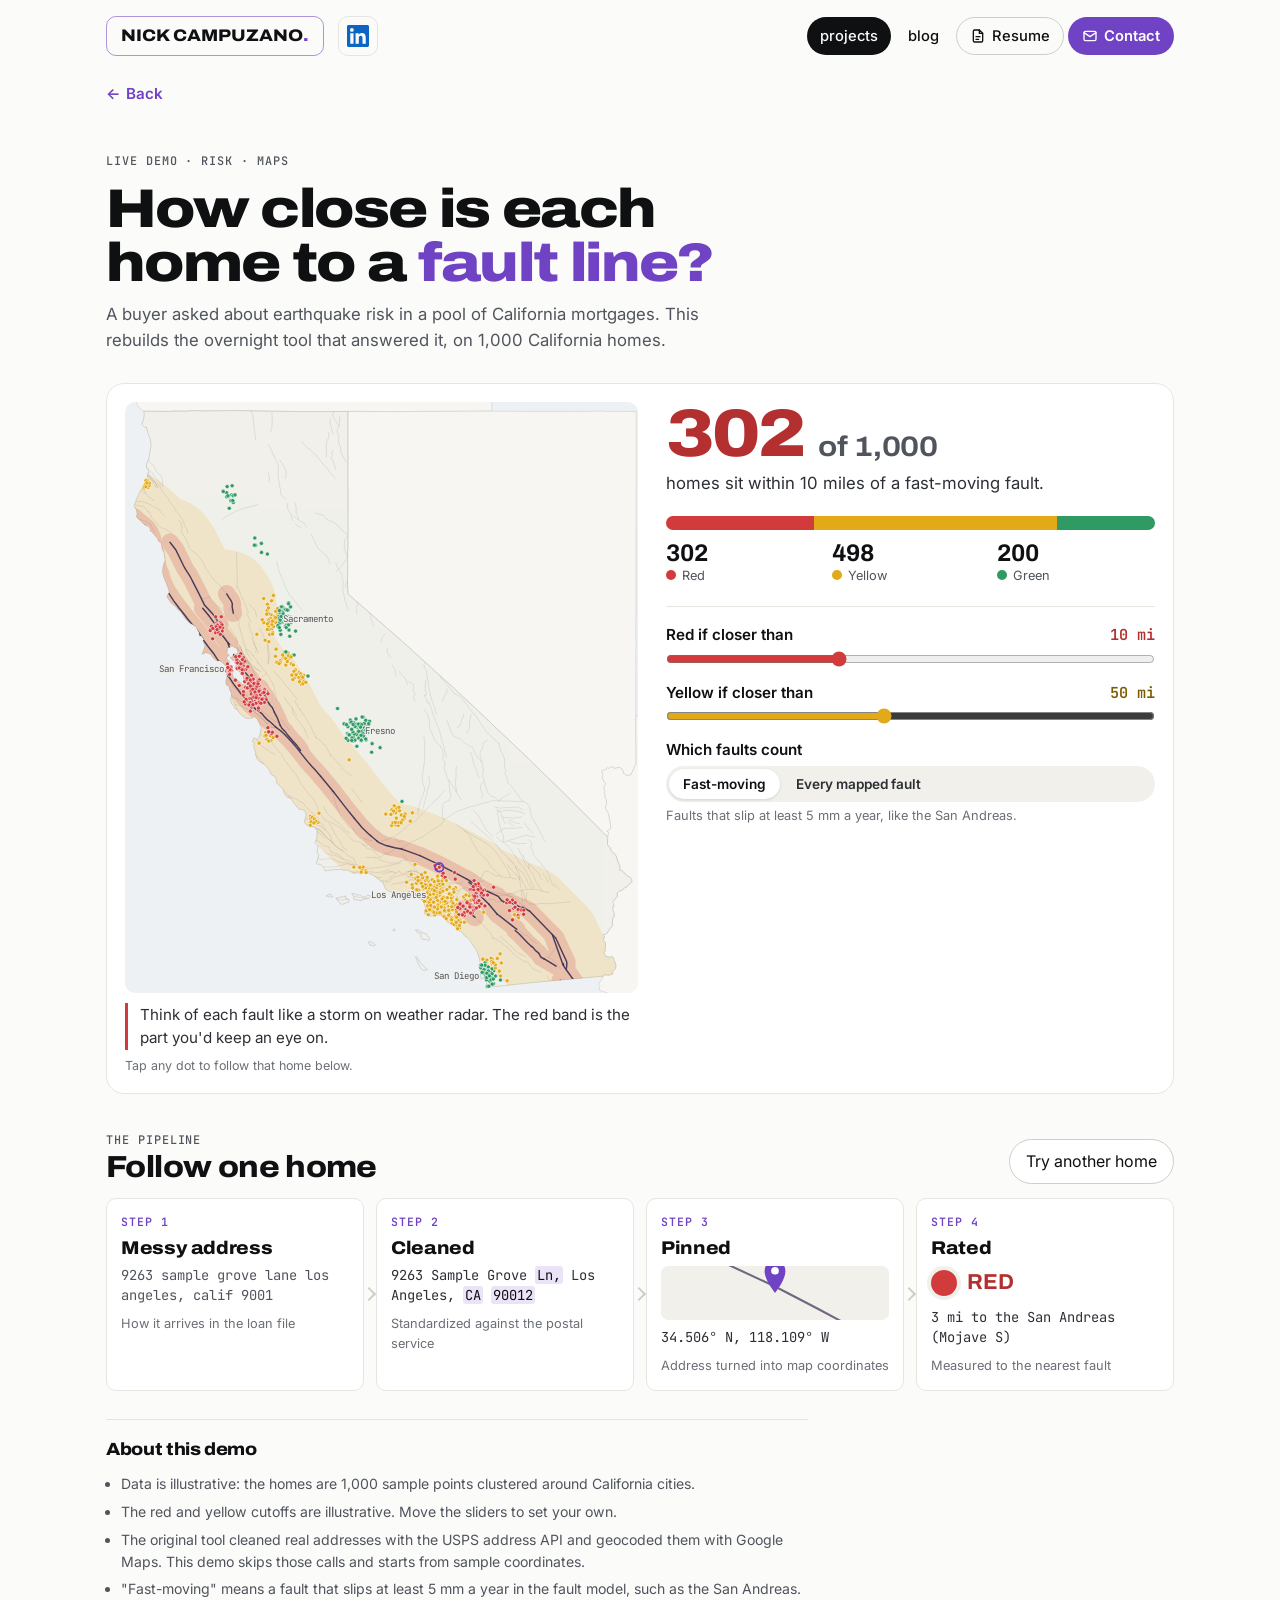
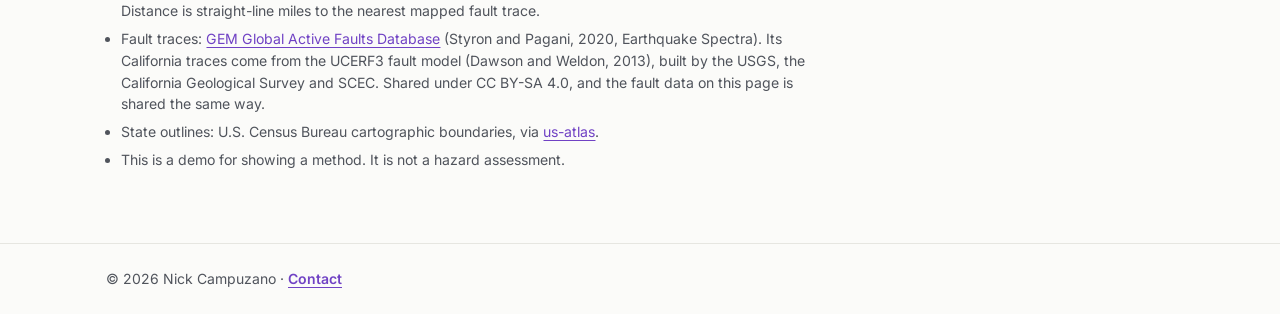
<file: demos/earthquake.html>
<!doctype html>
<html lang="en">
<head>
<meta charset="utf-8">
<meta name="viewport" content="width=device-width, initial-scale=1, viewport-fit=cover">
<title>Fault line risk map · Nick Campuzano</title>
<meta name="description" content="How close is each home to a fault line? An interactive rebuild of an overnight mortgage-pool risk tool, using 1,000 illustrative California homes and public fault data.">
<link rel="canonical" href="https://nickgcamp.com/demos/earthquake.html">
<meta property="og:type" content="website">
<meta property="og:site_name" content="Nick Campuzano">
<meta property="og:title" content="Fault line risk map · Nick Campuzano">
<meta property="og:description" content="How close is each home to a fault line? An interactive rebuild of an overnight mortgage-pool risk tool, using 1,000 illustrative California homes and public fault data.">
<meta property="og:url" content="https://nickgcamp.com/demos/earthquake.html">
<meta property="og:image" content="https://nickgcamp.com/assets/og-image.png">
<meta property="og:image:width" content="1200">
<meta property="og:image:height" content="630">
<meta name="twitter:card" content="summary_large_image">
<meta name="theme-color" content="#fbfbf9" media="(prefers-color-scheme: light)">
<meta name="theme-color" content="#0f1114" media="(prefers-color-scheme: dark)">
<link rel="icon" href="../assets/favicon.svg" type="image/svg+xml">
<link rel="icon" href="../assets/favicon-32.png" sizes="32x32" type="image/png">
<link rel="apple-touch-icon" href="../assets/apple-touch-icon.png">
<link rel="preconnect" href="https://fonts.googleapis.com">
<link rel="preconnect" href="https://fonts.gstatic.com" crossorigin>
<link rel="stylesheet" href="https://fonts.googleapis.com/css2?family=Archivo:wdth,wght@62..125,400..900&family=Inter:wght@400;500;600;700&family=JetBrains+Mono:wght@400;500;600;700&display=swap">
<link rel="stylesheet" href="../assets/site.css?v=20261123j">
<script src="../assets/site.js?v=20261123j" defer></script>
<style>
/* Layout: one wide panel, map on the left and the answer plus dials on the right; the four-step "follow one home" strip runs underneath.
   Tokens mirror nickgcamp.com (look C) so the page drops into the site; the three stop colors are the only new tokens. */
:root {
  --bg: #fbfbf9; --surface: #ffffff; --thumb: #f1f0eb; --ink: #0f1012; --body: #2c2f35; --muted: #50545c; --faint: #6b6f76;
  --line: #e6e6e1; --line-strong: #cfcfc8; --accent: #7042c4; --accent-soft: #ebe3f8; --amber-soft: #f6ecd2;
  --land: #f1f0eb; --land-nb: #f7f6f2; --sea: #eef1f4; --fault: #3a2f52;
  --red: #d23b3b; --yellow: #e2a919; --green: #2f9a63;
  --red-text: #b42f2f; --yellow-text: #7d5c00; --green-text: #1d7a4e;
  --f-display: "Archivo", "Arial Narrow", system-ui, sans-serif;
  --f-body: "Inter", system-ui, -apple-system, "Segoe UI", Roboto, sans-serif;
  --f-mono: "JetBrains Mono", ui-monospace, Menlo, Consolas, monospace;
  --radius: 18px; --radius-sm: 10px;
}
@media (prefers-color-scheme: dark) { :root:not([data-theme="light"]) {
  --bg: #0f1114; --surface: #181b20; --thumb: #1f232a; --ink: #f1f1ec; --body: #d4d6da; --muted: #a3a8b1; --faint: #9aa0a8;
  --line: #2a2e35; --line-strong: #3a3f47; --accent: #c4b0f7; --accent-soft: #33285a; --amber-soft: #352e1a;
  --land: #242830; --land-nb: #1c1f25; --sea: #14171b; --fault: #e8e2f8;
  --red: #f06363; --yellow: #f1c140; --green: #4fc489;
  --red-text: #f08484; --yellow-text: #e0b44c; --green-text: #5cc795;
  color-scheme: dark; } }
:root[data-theme="dark"] {
  --bg: #0f1114; --surface: #181b20; --thumb: #1f232a; --ink: #f1f1ec; --body: #d4d6da; --muted: #a3a8b1; --faint: #9aa0a8;
  --line: #2a2e35; --line-strong: #3a3f47; --accent: #c4b0f7; --accent-soft: #33285a; --amber-soft: #352e1a;
  --land: #242830; --land-nb: #1c1f25; --sea: #14171b; --fault: #e8e2f8;
  --red: #f06363; --yellow: #f1c140; --green: #4fc489;
  --red-text: #f08484; --yellow-text: #e0b44c; --green-text: #5cc795;
  color-scheme: dark; }

*, *::before, *::after { box-sizing: border-box; }
body { margin: 0; background: var(--bg); color: var(--ink); font-family: var(--f-body); font-size: 1rem; line-height: 1.55; }
h1, h2, h3 { font-family: var(--f-display); line-height: 1.08; text-wrap: balance; margin: 0; letter-spacing: -0.02em; font-stretch: 110%; }
p { margin: 0; }
a { color: var(--accent); text-underline-offset: 3px; }
:focus-visible { outline: 2px solid var(--accent); outline-offset: 3px; border-radius: 4px; }
.wrap { max-width: 1100px; margin-inline: auto; padding-left: max(16px, env(safe-area-inset-left, 0px)); padding-right: max(16px, env(safe-area-inset-right, 0px)); }
.eyebrow { font-family: var(--f-mono); font-size: .74rem; letter-spacing: .08em; text-transform: uppercase; color: var(--muted); font-weight: 500; }
.mono { font-family: var(--f-mono); font-variant-numeric: tabular-nums; }

.banner { background: var(--amber-soft); border-bottom: 1px solid var(--line); font-size: .85rem; color: var(--body); }
.banner .wrap { padding-block: 8px; }

.eq-intro { padding-block: 32px 8px; display: grid; gap: 12px; max-width: 62ch; }
.eq-intro h1 { font-size: clamp(2rem, 5.4vw, 3.4rem); font-weight: 850; font-stretch: 116%; letter-spacing: -0.03em; line-height: .98; }
.eq-intro h1 em { font-style: normal; color: var(--accent); }
.eq-intro p { color: var(--muted); font-size: 1.05rem; }

.panel { margin-block: 22px; background: var(--surface); border: 1px solid var(--line); border-radius: var(--radius); padding: 18px; display: grid; grid-template-columns: minmax(0, 1.05fr) minmax(0, 1fr); gap: 22px 28px; align-items: start; }
.map-wrap { position: relative; min-width: 0; }
#map { width: 100%; height: auto; display: block; border-radius: var(--radius-sm); background: var(--sea); cursor: crosshair; touch-action: manipulation; }
.map-caption { font-size: .95rem; color: var(--body); margin-top: 10px; padding-left: 12px; border-left: 3px solid var(--red); max-width: 52ch; }
.map-note { font-size: .78rem; color: var(--faint); margin-top: 6px; }

.eq-side { display: grid; gap: 20px; min-width: 0; }
.answer { display: grid; gap: 4px; }
.answer .big { font-family: var(--f-display); font-weight: 850; font-stretch: 112%; font-size: clamp(2.6rem, 7vw, 4.2rem); line-height: .95; letter-spacing: -0.03em; color: var(--red-text); font-variant-numeric: tabular-nums; }
.answer .big small { font-size: .42em; color: var(--muted); font-weight: 700; letter-spacing: -0.01em; }
.answer .sub { font-size: 1.05rem; color: var(--body); max-width: 36ch; }

.bar { display: flex; height: 14px; border-radius: 999px; overflow: hidden; background: var(--thumb); }
.bar span { display: block; height: 100%; transition: flex-basis .35s ease; }
.bar .r { background: var(--red); } .bar .y { background: var(--yellow); } .bar .g { background: var(--green); }
.counts { display: grid; grid-template-columns: repeat(3, minmax(0, 1fr)); gap: 8px; margin-top: 10px; }
.count { display: grid; gap: 0; }
.count strong { font-family: var(--f-display); font-size: 1.5rem; line-height: 1.1; font-variant-numeric: tabular-nums; }
.count small { font-size: .8rem; color: var(--muted); }
.count .k { display: inline-block; width: 10px; height: 10px; border-radius: 50%; margin-right: 6px; vertical-align: 0; }

.dials { display: grid; gap: 14px; border-top: 1px solid var(--line); padding-top: 16px; }
.field { display: grid; gap: 4px; }
.field-top { display: flex; justify-content: space-between; align-items: baseline; gap: 8px; font-size: .95rem; }
.field-top label { font-weight: 600; }
.field-top output { font-family: var(--f-mono); font-weight: 600; font-variant-numeric: tabular-nums; }
#red-o { color: var(--red-text); } #yel-o { color: var(--yellow-text); }
input[type=range] { width: 100%; margin: 0; }
#red { accent-color: var(--red); } #yel { accent-color: var(--yellow); }
.toggle { display: inline-flex; background: var(--thumb); border-radius: 999px; padding: 3px; gap: 2px; flex-wrap: wrap; }
.toggle button { border: 0; background: transparent; color: var(--body); font: 600 .85rem var(--f-body); padding: 7px 14px; border-radius: 999px; cursor: pointer; }
.toggle button[aria-pressed="true"] { background: var(--surface); color: var(--ink); box-shadow: 0 1px 3px rgb(0 0 0 / .12); }
.hint { font-size: .8rem; color: var(--faint); }

.follow { padding-block: 10px 28px; display: grid; gap: 14px; }
.follow-head { display: flex; justify-content: space-between; align-items: end; gap: 10px 16px; flex-wrap: wrap; }
.follow-head h2 { font-size: clamp(1.4rem, 3.2vw, 1.9rem); font-weight: 800; }
.btn { border: 1px solid var(--line-strong); background: var(--surface); color: var(--ink); font: 600 .9rem var(--f-body); padding: 9px 16px; border-radius: 999px; cursor: pointer; }
.btn:hover { border-color: var(--accent); }
.steps { list-style: none; margin: 0; padding: 0; display: grid; grid-template-columns: repeat(4, minmax(0, 1fr)); gap: 12px; counter-reset: s; }
.step { position: relative; background: var(--surface); border: 1px solid var(--line); border-radius: var(--radius-sm); padding: 14px; display: grid; gap: 8px; align-content: start; min-width: 0; }
.step:not(:last-child)::after { content: ""; position: absolute; right: -11px; top: 50%; width: 10px; height: 10px; border-top: 2px solid var(--line-strong); border-right: 2px solid var(--line-strong); transform: translateY(-50%) rotate(45deg); }
.step-n { font-family: var(--f-mono); font-size: .72rem; letter-spacing: .08em; text-transform: uppercase; color: var(--accent); font-weight: 600; }
.step h3 { font-size: 1.15rem; font-weight: 800; }
.step .val { font-family: var(--f-mono); font-size: .86rem; line-height: 1.45; color: var(--body); overflow-wrap: anywhere; }
.step .val.messy { color: var(--muted); }
.step mark { background: var(--accent-soft); color: var(--ink); border-radius: 3px; padding: 0 2px; }
.step .how { font-size: .8rem; color: var(--faint); }
.rate { display: flex; align-items: center; gap: 10px; }
.rate .light { width: 26px; height: 26px; border-radius: 50%; flex: none; box-shadow: 0 0 0 4px var(--thumb); }
.rate strong { font-family: var(--f-display); font-size: 1.35rem; text-transform: uppercase; letter-spacing: .01em; }
.pin-mini { display: block; width: 100%; height: 54px; border-radius: 8px; background: var(--sea); }

.notes { border-top: 1px solid var(--line); padding-block: 20px 48px; display: grid; gap: 14px; font-size: .88rem; color: var(--muted); max-width: 78ch; }
.notes h2 { font-size: 1.1rem; font-weight: 800; color: var(--ink); }
.notes ul { margin: 0; padding-left: 1.1em; display: grid; gap: 6px; }

@keyframes pulse { 0% { r: 7; opacity: .9; } 100% { r: 20; opacity: 0; } }
.sel-ring { fill: none; stroke: var(--accent); stroke-width: 2.5; }
.sel-pulse { fill: none; stroke: var(--accent); stroke-width: 2; animation: pulse 1.6s ease-out infinite; }
@media (prefers-reduced-motion: reduce) { .sel-pulse { animation: none; opacity: 0; } .bar span { transition: none; } }

@media (max-width: 860px) {
  .panel { grid-template-columns: minmax(0, 1fr); }
  .steps { grid-template-columns: repeat(2, minmax(0, 1fr)); }
  .step:nth-child(2)::after { display: none; }
}
@media (max-width: 520px) {
  .panel { padding: 12px; }
  .steps { grid-template-columns: minmax(0, 1fr); gap: 14px; }
  .step:not(:last-child)::after { display: block; right: auto; left: 50%; top: auto; bottom: -12px; transform: translateX(-50%) rotate(135deg); }
  .step:nth-child(2)::after { display: block; }
}
</style>
</head>
<body>
<a class="skip" href="#main">Skip to content</a>
<header class="site-header">
  <div class="wrap">
    <div class="brand-row"><a class="brand" href="../index.html">Nick Campuzano<span>.</span></a><a class="brand-li" href="https://www.linkedin.com/in/nickgcamp" aria-label="Nick on LinkedIn"><svg viewBox="0 0 24 24" width="20" height="20" aria-hidden="true" focusable="false"><path d="M20.45 20.45h-3.55v-5.57c0-1.33-.03-3.04-1.85-3.04-1.86 0-2.14 1.45-2.14 2.94v5.67H9.35V9h3.41v1.56h.05c.48-.9 1.64-1.85 3.37-1.85 3.6 0 4.27 2.37 4.27 5.46v6.28zM5.34 7.43a2.06 2.06 0 1 1 0-4.12 2.06 2.06 0 0 1 0 4.12zM7.12 20.45H3.56V9h3.56v11.45zM22.22 0H1.77C.79 0 0 .77 0 1.73v20.54C0 23.23.79 24 1.77 24h20.45c.98 0 1.78-.77 1.78-1.73V1.73C24 .77 23.2 0 22.22 0z"/></svg></a></div>
    <nav class="nav" aria-label="Main">
      <a href="../projects.html" aria-current="true">projects</a>
      <a href="../deep-dives/">blog</a>
      <a class="nav-pdf" href="../assets/Nick_Campuzano_Resume.pdf" aria-label="Resume (PDF), opens in a new tab"><svg class="dl" viewBox="0 0 24 24" width="16" height="16" aria-hidden="true" focusable="false" fill="none" stroke="currentColor" stroke-width="2" stroke-linecap="round" stroke-linejoin="round"><path d="M14 3H7a2 2 0 0 0-2 2v14a2 2 0 0 0 2 2h10a2 2 0 0 0 2-2V8z"/><path d="M14 3v5h5"/><path d="M9 13h6M9 17h4"/></svg><span>Resume</span></a>
      <a class="nav-cta" href="../index.html#contact"><svg class="mail" viewBox="0 0 24 24" width="16" height="16" aria-hidden="true" focusable="false" fill="none" stroke="currentColor" stroke-width="2" stroke-linecap="round" stroke-linejoin="round"><rect x="3" y="5" width="18" height="14" rx="2"/><path d="m3 7 9 6 9-6"/></svg><span>Contact</span></a>
    </nav>
  </div>
</header>
<div class="wrap backbar"><a class="back-link" href="../index.html" data-back><span aria-hidden="true">&larr;</span> Back</a></div>

<main class="wrap" id="main">
  <header class="eq-intro">
    <span class="eyebrow">Live demo · Risk · Maps</span>
    <h1>How close is each home to a <em>fault line?</em></h1>
    <p>A buyer asked about earthquake risk in a pool of California mortgages. This rebuilds the overnight tool that answered it, on 1,000 California homes.</p>
  </header>

  <section class="panel" aria-label="Earthquake risk map">
    <div class="map-wrap">
      <svg id="map" role="img" aria-labelledby="map-title"><title id="map-title">Map of California with fault lines and 1,000 homes colored red, yellow or green by distance to the nearest fault</title></svg>
      <p class="map-caption">Think of each fault like a storm on weather radar. The red band is the part you'd keep an eye on.</p>
      <p class="map-note">Tap any dot to follow that home below.</p>
    </div>

    <div class="eq-side">
      <div class="answer" aria-live="polite">
        <div class="big" id="big"></div>
        <p class="sub" id="sub"></p>
      </div>

      <div>
        <div class="bar" aria-hidden="true"><span class="r" id="bar-r"></span><span class="y" id="bar-y"></span><span class="g" id="bar-g"></span></div>
        <div class="counts">
          <div class="count"><strong id="c-r"></strong><small><i class="k" style="background:var(--red)"></i>Red</small></div>
          <div class="count"><strong id="c-y"></strong><small><i class="k" style="background:var(--yellow)"></i>Yellow</small></div>
          <div class="count"><strong id="c-g"></strong><small><i class="k" style="background:var(--green)"></i>Green</small></div>
        </div>
      </div>

      <form class="dials" id="dials" onsubmit="return false">
        <div class="field">
          <div class="field-top"><label for="red">Red if closer than</label><output id="red-o" for="red"></output></div>
          <input type="range" id="red" min="2" max="25" step="1" value="10">
        </div>
        <div class="field">
          <div class="field-top"><label for="yel">Yellow if closer than</label><output id="yel-o" for="yel"></output></div>
          <input type="range" id="yel" min="10" max="100" step="5" value="50">
        </div>
        <div class="field">
          <span class="field-top"><span style="font-weight:600">Which faults count</span></span>
          <div class="toggle" role="group" aria-label="Which faults count">
            <button type="button" id="f-fast" aria-pressed="true">Fast-moving</button>
            <button type="button" id="f-all" aria-pressed="false">Every mapped fault</button>
          </div>
          <span class="hint" id="f-hint"></span>
        </div>
      </form>
    </div>
  </section>

  <section class="follow" aria-labelledby="follow-h">
    <div class="follow-head">
      <div>
        <span class="eyebrow">The pipeline</span>
        <h2 id="follow-h">Follow one home</h2>
      </div>
      <button type="button" class="btn" id="another">Try another home</button>
    </div>
    <ol class="steps" aria-live="polite">
      <li class="step">
        <span class="step-n">Step 1</span>
        <h3>Messy address</h3>
        <p class="val messy" id="s1"></p>
        <p class="how">How it arrives in the loan file</p>
      </li>
      <li class="step">
        <span class="step-n">Step 2</span>
        <h3>Cleaned</h3>
        <p class="val" id="s2"></p>
        <p class="how">Standardized against the postal service</p>
      </li>
      <li class="step">
        <span class="step-n">Step 3</span>
        <h3>Pinned</h3>
        <svg class="pin-mini" id="s3map" viewBox="0 0 200 54" preserveAspectRatio="xMidYMid slice" aria-hidden="true"></svg>
        <p class="val" id="s3"></p>
        <p class="how">Address turned into map coordinates</p>
      </li>
      <li class="step">
        <span class="step-n">Step 4</span>
        <h3>Rated</h3>
        <div class="rate"><span class="light" id="s4light"></span><strong id="s4word"></strong></div>
        <p class="val" id="s4"></p>
        <p class="how">Measured to the nearest fault</p>
      </li>
    </ol>
  </section>

  <footer class="notes">
    <h2>About this demo</h2>
    <ul>
      <li>Data is illustrative: the homes are 1,000 sample points clustered around California cities.</li>
      <li>The red and yellow cutoffs are illustrative. Move the sliders to set your own.</li>
      <li>The original tool cleaned real addresses with the USPS address API and geocoded them with Google Maps. This demo skips those calls and starts from sample coordinates.</li>
      <li>"Fast-moving" means a fault that slips at least 5 mm a year in the fault model, such as the San Andreas. Distance is straight-line miles to the nearest mapped fault trace.</li>
      <li>Fault traces: <a href="https://github.com/GEMScienceTools/gem-global-active-faults" target="_blank" rel="noopener">GEM Global Active Faults Database</a> (Styron and Pagani, 2020, Earthquake Spectra). Its California traces come from the UCERF3 fault model (Dawson and Weldon, 2013), built by the USGS, the California Geological Survey and SCEC. Shared under CC BY-SA 4.0, and the fault data on this page is shared the same way.</li>
      <li>State outlines: U.S. Census Bureau cartographic boundaries, via <a href="https://github.com/topojson/us-atlas" target="_blank" rel="noopener">us-atlas</a>.</li>
      <li>This is a demo for showing a method. It is not a hazard assessment.</li>
    </ul>
  </footer>
</main>

<footer class="site-footer">
  <div class="wrap">
    <span>© 2026 Nick Campuzano · <a class="foot-contact" href="../index.html#contact">Contact</a></span>
  </div>
</footer>

<script type="application/json" id="data">{"faults":[{"n":"Mount Diablo Thrust","s":1.55,"c":[[-121.823,37.73],[-122.039,37.877]]},{"n":"Ortigalita (South)","s":1.23,"c":[[-121.143,37.108],[-121.138,37.034],[-121.011,36.907],[-120.904,36.794],[-120.823,36.625]]},{"n":"Monterey Bay-Tularcitos","s":0.57,"c":[[-121.503,36.358],[-121.596,36.4],[-121.649,36.439],[-121.735,36.469],[-121.866,36.585],[-122.01,36.814],[-122.122,36.921]]},{"n":"Mendocino","s":8.95,"c":[[-124.343,40.207],[-124.412,40.262],[-124.696,40.372],[-125.354,40.399],[-125.841,40.415],[-126.381,40.412]]},{"n":"Table Bluff","s":0.82,"c":[[-124.18,40.648],[-124.282,40.696],[-124.475,40.698],[-124.679,40.828]]},{"n":"Little Salmon (Offshore)","s":2.01,"c":[[-124.231,40.764],[-124.352,40.796],[-124.475,40.941],[-124.641,41.004]]},{"n":"Little Salmon (Onshore)","s":3.51,"c":[[-123.99,40.534],[-124.104,40.584],[-124.178,40.646],[-124.231,40.764]]},{"n":"Trinidad (alt1)","s":1.49,"c":[[-123.841,40.79],[-123.922,40.854],[-123.999,40.937],[-124.029,40.982],[-124.112,41.04],[-124.251,41.187],[-124.319,41.244],[-124.343,41.297],[-124.394,41.449]]},{"n":"Fickle Hill (alt1)","s":0.57,"c":[[-123.965,40.744],[-123.99,40.785],[-124.047,40.858],[-124.184,40.979]]},{"n":"McKinleyville (alt1)","s":0.59,"c":[[-123.864,40.757],[-123.903,40.792],[-123.942,40.817],[-123.999,40.858],[-124.051,40.91],[-124.091,40.962],[-124.183,41.058],[-124.233,41.066]]},{"n":"Mad River (alt1)","s":0.74,"c":[[-123.925,40.747],[-123.959,40.808],[-123.996,40.837],[-124.07,40.9],[-124.112,40.933],[-124.149,40.984],[-124.233,41.032]]},{"n":"San Jacinto (Superstition Mtn)","s":5.12,"c":[[-115.943,33.001],[-115.807,32.938],[-115.698,32.884]]},{"n":"Hosgri","s":1.42,"c":[[-120.746,34.855],[-120.766,34.893],[-120.795,34.934],[-120.805,34.975],[-120.834,35.047],[-120.866,35.108],[-120.879,35.143],[-120.917,35.206],[-120.973,35.317],[-121.002,35.355],[-121.046,35.421],[-121.064,35.454],[-121.091,35.502],[-121.158,35.603],[-121.194,35.652],[-121.241,35.7],[-121.286,35.744],[-121.319,35.769],[-121.365,35.792],[-121.418,35.836],[-121.453,35.862],[-121.494,35.895],[-121.517,35.929],[-121.561,35.968],[-121.727,36.146]]},{"n":"San Juan","s":0.42,"c":[[-120.372,35.793],[-120.295,35.68],[-120.229,35.502],[-120.125,35.305],[-120.082,35.282],[-119.961,35.148]]},{"n":"San Andreas (Parkfield)","s":30.54,"c":[[-120.3,35.752],[-120.561,36.003]]},{"n":"Cedar Mtn-Mahogany Mtn","s":0.38,"c":[[-121.901,41.526],[-121.945,41.82],[-121.963,41.945],[-122.116,42.199]]},{"n":"Hat Creek-McArthur-Mayfield","s":0.59,"c":[[-121.633,41.451],[-121.433,41.108],[-121.44,40.935],[-121.373,40.617],[-121.291,40.563]]},{"n":"Robinson Creek","s":0.54,"c":[[-119.317,38.207],[-119.303,38.239],[-119.305,38.263],[-119.232,38.335]]},{"n":"Round Valley","s":0.71,"c":[[-118.599,37.242],[-118.616,37.251],[-118.635,37.265],[-118.641,37.279],[-118.639,37.302],[-118.628,37.327],[-118.615,37.345],[-118.615,37.357],[-118.63,37.382],[-118.643,37.398],[-118.651,37.405],[-118.651,37.414],[-118.637,37.446],[-118.642,37.481],[-118.65,37.515],[-118.672,37.525],[-118.702,37.54],[-118.731,37.549],[-118.742,37.56]]},{"n":"White Mountains","s":0.59,"c":[[-118.166,37.022],[-118.167,37.04],[-118.188,37.069],[-118.224,37.172],[-118.258,37.241],[-118.279,37.302],[-118.293,37.333],[-118.305,37.378],[-118.318,37.43],[-118.33,37.485],[-118.336,37.528],[-118.349,37.576],[-118.367,37.668],[-118.376,37.736],[-118.411,37.784],[-118.429,37.831],[-118.413,37.87],[-118.386,37.901],[-118.346,37.943],[-118.338,37.964]]},{"n":"Death Valley (Fish Lake Valley)","s":2.44,"c":[[-117.668,37.302],[-117.697,37.321],[-117.763,37.347],[-117.807,37.367],[-117.964,37.523],[-118.034,37.589],[-118.057,37.6],[-118.075,37.613],[-118.093,37.661],[-118.124,37.716],[-118.155,37.752],[-118.192,37.829]]},{"n":"Death Valley (No)","s":3.25,"c":[[-116.881,36.54],[-117.09,36.698],[-117.16,36.758],[-117.298,36.925],[-117.324,36.957],[-117.398,37.032],[-117.5,37.122],[-117.539,37.176],[-117.653,37.294]]},{"n":"Owl Lake","s":1.67,"c":[[-116.877,35.606],[-116.641,35.728]]},{"n":"Garlock (East)","s":2.18,"c":[[-116.879,35.598],[-116.818,35.597],[-116.591,35.594],[-116.467,35.586],[-116.38,35.59]]},{"n":"Garlock (West)","s":3.56,"c":[[-118.918,34.824],[-118.871,34.828],[-118.823,34.849],[-118.771,34.882],[-118.667,34.931],[-118.475,34.996],[-118.375,35.048],[-118.333,35.079],[-118.119,35.186],[-118.061,35.223],[-118.01,35.271]]},{"n":"Hunter Mountain-Saline Valley","s":2.27,"c":[[-117.395,36.447],[-117.432,36.475],[-117.54,36.523],[-117.621,36.57],[-117.681,36.617],[-117.822,36.66],[-117.85,36.705],[-117.876,36.754],[-117.952,36.924]]},{"n":"Deep Springs","s":0.89,"c":[[-117.942,37.435],[-117.956,37.397],[-117.959,37.382],[-117.974,37.367],[-117.987,37.349],[-117.997,37.321],[-118.015,37.287],[-118.033,37.255],[-118.06,37.231]]},{"n":"Zayante-Vergeles","s":0.12,"c":[[-121.464,36.793],[-121.61,36.813],[-121.742,36.938],[-121.973,37.089]]},{"n":"Pleito","s":1.64,"c":[[-119.296,34.942],[-119.237,34.956],[-119.206,34.956],[-119.128,34.987],[-119.081,35.007],[-119.051,35.007],[-119.036,34.992],[-119.013,34.978],[-118.994,34.968],[-118.979,34.944],[-118.969,34.935],[-118.949,34.932],[-118.928,34.933],[-118.911,34.939],[-118.879,34.935]]},{"n":"So Sierra Nevada","s":0.49,"c":[[-118.023,35.294],[-118.04,35.347],[-118.051,35.426],[-118.034,35.538],[-118.004,35.568],[-117.909,35.61],[-117.869,35.684],[-117.896,35.758],[-117.912,35.934],[-117.946,35.973],[-117.985,36.08],[-118.009,36.124],[-117.99,36.219]]},{"n":"Owens Valley","s":2.76,"c":[[-117.965,36.308],[-118.02,36.505],[-118.043,36.552],[-118.07,36.636],[-118.083,36.694],[-118.119,36.774],[-118.16,36.851],[-118.197,36.931],[-118.329,37.234]]},{"n":"Independence rev 2011","s":0.2,"c":[[-118.092,36.502],[-118.168,36.559],[-118.224,36.624],[-118.234,36.663],[-118.302,36.773],[-118.32,36.829],[-118.304,36.88],[-118.337,36.976],[-118.345,37.004],[-118.367,37.036],[-118.405,37.071],[-118.404,37.099]]},{"n":"Los Osos 2011","s":0.28,"c":[[-120.995,35.362],[-120.866,35.302],[-120.782,35.3],[-120.735,35.285],[-120.684,35.246],[-120.654,35.209],[-120.532,35.17],[-120.481,35.126],[-120.457,35.122]]},{"n":"San Luis Range (So Margin)","s":0.17,"c":[[-119.83,34.561],[-119.879,34.657],[-120.0,34.698],[-120.09,34.774],[-120.237,34.85],[-120.269,34.864],[-120.31,34.911],[-120.414,34.976],[-120.564,35.108],[-120.644,35.141],[-120.713,35.168],[-120.788,35.182]]},{"n":"Santa Ynez (West)","s":1.59,"c":[[-120.483,34.513],[-120.307,34.512],[-120.263,34.515],[-120.208,34.524],[-120.12,34.544],[-120.031,34.562],[-119.977,34.56],[-119.935,34.547],[-119.867,34.553],[-119.806,34.548],[-119.732,34.52],[-119.635,34.499]]},{"n":"Mission Ridge-Arroyo Parida-Santa Ana","s":1.08,"c":[[-119.898,34.43],[-119.869,34.425],[-119.807,34.434],[-119.786,34.434],[-119.751,34.441],[-119.743,34.442],[-119.691,34.45],[-119.611,34.441],[-119.51,34.431],[-119.471,34.427],[-119.426,34.416],[-119.346,34.424],[-119.288,34.43],[-119.202,34.45],[-119.166,34.47]]},{"n":"Santa Ynez (East)","s":1.52,"c":[[-119.636,34.499],[-119.553,34.488],[-119.501,34.489],[-119.435,34.499],[-119.32,34.507],[-119.23,34.529],[-119.164,34.532],[-118.954,34.57],[-118.904,34.584]]},{"n":"San Cayetano","s":2.89,"c":[[-118.762,34.436],[-118.831,34.405],[-118.865,34.402],[-118.913,34.417],[-118.924,34.427],[-118.928,34.449],[-118.944,34.448],[-118.977,34.422],[-119.008,34.422],[-119.037,34.423],[-119.082,34.436],[-119.104,34.433],[-119.159,34.45]]},{"n":"Cleghorn","s":0.48,"c":[[-117.473,34.308],[-117.388,34.286],[-117.346,34.294],[-117.317,34.277],[-117.258,34.274],[-117.204,34.283]]},{"n":"North Frontal  (West)","s":0.32,"c":[[-117.269,34.317],[-117.242,34.343],[-117.228,34.367],[-117.21,34.371],[-117.201,34.405],[-117.167,34.439],[-117.145,34.444],[-117.108,34.441],[-117.06,34.422],[-117.003,34.396],[-116.989,34.382],[-116.938,34.365],[-116.85,34.371]]},{"n":"North Frontal  (East)","s":0.46,"c":[[-116.803,34.368],[-116.761,34.334],[-116.719,34.342],[-116.67,34.332],[-116.643,34.34],[-116.622,34.333],[-116.589,34.321],[-116.539,34.319],[-116.525,34.31]]},{"n":"Helendale-So Lockhart","s":0.45,"c":[[-116.815,34.325],[-116.857,34.376],[-116.945,34.441],[-117.064,34.539],[-117.106,34.604],[-117.328,34.787],[-117.418,34.916],[-117.497,35.043],[-117.597,35.109]]},{"n":"Lenwood-Lockhart-Old Woman Springs","s":0.86,"c":[[-116.643,34.35],[-116.696,34.463],[-116.767,34.553],[-116.842,34.645],[-116.926,34.75],[-117.085,34.871],[-117.248,34.954],[-117.474,35.052],[-117.776,35.215]]},{"n":"Gravel Hills-Harper Lk","s":0.88,"c":[[-116.919,34.872],[-116.96,34.888],[-117.017,34.949],[-117.337,35.175],[-117.454,35.256]]},{"n":"Blackwater","s":0.43,"c":[[-116.993,35.001],[-117.128,35.106],[-117.214,35.227],[-117.313,35.366],[-117.413,35.449]]},{"n":"Calico-Hidalgo","s":1.85,"c":[[-116.153,34.173],[-116.222,34.287],[-116.264,34.361],[-116.342,34.477],[-116.458,34.585],[-116.495,34.635],[-116.529,34.674],[-116.561,34.719],[-116.596,34.752],[-116.689,34.857],[-116.795,34.924],[-116.837,34.939],[-116.929,34.999]]},{"n":"Pisgah-Bullion Mtn-Mesquite Lk","s":0.98,"c":[[-115.989,34.121],[-116.029,34.154],[-116.061,34.206],[-116.124,34.291],[-116.175,34.391],[-116.252,34.47],[-116.257,34.479],[-116.257,34.491],[-116.334,34.562],[-116.376,34.634],[-116.406,34.697],[-116.485,34.818]]},{"n":"Emerson-Copper Mtn 2011","s":1.12,"c":[[-116.179,34.158],[-116.205,34.172],[-116.242,34.211],[-116.267,34.238],[-116.284,34.253],[-116.304,34.308],[-116.317,34.334],[-116.35,34.373],[-116.379,34.407],[-116.418,34.438],[-116.439,34.45],[-116.479,34.471],[-116.495,34.486],[-116.523,34.509],[-116.54,34.529],[-116.574,34.569],[-116.651,34.615],[-116.674,34.648]]},{"n":"Johnson Valley (No) 2011 rev","s":0.79,"c":[[-116.421,34.168],[-116.437,34.197],[-116.441,34.274],[-116.454,34.308],[-116.458,34.313],[-116.482,34.343],[-116.507,34.375],[-116.554,34.411],[-116.585,34.43],[-116.632,34.475],[-116.654,34.492],[-116.695,34.545],[-116.698,34.556]]},{"n":"Kickapoo","s":0.81,"c":[[-116.454,34.308],[-116.451,34.364]]},{"n":"Pinto Mtn","s":2.11,"c":[[-116.72,34.055],[-116.701,34.06],[-116.68,34.073],[-116.638,34.08],[-116.591,34.079],[-116.559,34.083],[-116.479,34.111],[-116.459,34.124],[-116.415,34.13],[-116.283,34.145],[-116.229,34.148],[-116.082,34.138],[-116.054,34.13],[-116.011,34.126],[-115.959,34.108],[-115.943,34.106],[-115.845,34.093]]},{"n":"Burnt Mtn","s":0.64,"c":[[-116.412,34.122],[-116.41,34.094],[-116.413,34.061],[-116.4,34.035],[-116.395,34.013],[-116.396,33.989],[-116.391,33.935]]},{"n":"Eureka Peak","s":1.07,"c":[[-116.342,33.961],[-116.343,33.995],[-116.347,34.01],[-116.353,34.024],[-116.355,34.045],[-116.395,34.122]]},{"n":"Elmore Ranch","s":1.6,"c":[[-115.656,33.231],[-115.854,33.03]]},{"n":"Imperial","s":11.89,"c":[[-115.169,32.47],[-115.5,32.836],[-115.536,32.88],[-115.553,32.926]]},{"n":"Superstition Hills","s":2.1,"c":[[-115.895,33.034],[-115.802,33.008],[-115.664,32.9],[-115.606,32.83]]},{"n":"San Jacinto (Borrego)","s":5.03,"c":[[-116.205,33.207],[-116.164,33.182],[-116.129,33.143],[-116.058,33.098],[-116.011,33.03],[-115.943,33.001]]},{"n":"San Jacinto (Coyote Creek)","s":5.81,"c":[[-116.543,33.469],[-116.47,33.42],[-116.283,33.264],[-116.205,33.207]]},{"n":"Elsinore (Julian)","s":1.87,"c":[[-116.356,32.95],[-116.407,32.983],[-116.46,33.011],[-116.519,33.049],[-116.628,33.123],[-116.69,33.178],[-116.729,33.209],[-116.791,33.246],[-116.844,33.279],[-116.952,33.332],[-117.008,33.341]]},{"n":"Elsinore (Coyote Mountains)","s":1.62,"c":[[-116.006,32.779],[-116.099,32.814],[-116.178,32.838],[-116.23,32.889],[-116.264,32.931],[-116.337,32.975]]},{"n":"Laguna Salada","s":1.82,"c":[[-115.099,32.161],[-115.2,32.201],[-115.244,32.222],[-115.287,32.243],[-115.327,32.263],[-115.4,32.288],[-115.72,32.545],[-115.808,32.592],[-115.84,32.663],[-115.883,32.727]]},{"n":"San Jose","s":0.33,"c":[[-117.69,34.114],[-117.731,34.085],[-117.838,34.06],[-117.879,34.039]]},{"n":"Hollywood","s":1.29,"c":[[-118.223,34.122],[-118.317,34.11],[-118.372,34.099],[-118.421,34.079]]},{"n":"Palos Verdes","s":2.27,"c":[[-117.859,33.227],[-117.917,33.28],[-117.943,33.318],[-117.986,33.355],[-118.06,33.443],[-118.08,33.482],[-118.119,33.545],[-118.146,33.584],[-118.233,33.692],[-118.254,33.747],[-118.334,33.789],[-118.4,33.818],[-118.439,33.864],[-118.496,33.902],[-118.557,33.97]]},{"n":"Santa Rosa Island","s":0.83,"c":[[-119.906,34.011],[-119.966,33.986],[-120.111,33.971],[-120.18,33.972],[-120.23,33.983],[-120.3,33.984],[-120.358,33.987],[-120.43,33.987],[-120.511,34.02]]},{"n":"Santa Cruz Island","s":0.85,"c":[[-119.994,34.073],[-119.874,34.031],[-119.778,34.016],[-119.725,34.005],[-119.612,33.986],[-119.515,33.987],[-119.347,33.978],[-119.26,33.983]]},{"n":"Verdugo","s":0.55,"c":[[-118.13,34.119],[-118.186,34.15],[-118.229,34.155],[-118.291,34.197],[-118.366,34.223],[-118.408,34.254],[-118.421,34.261]]},{"n":"Sierra Madre (San Fernando)","s":1.59,"c":[[-118.295,34.278],[-118.328,34.273],[-118.411,34.29],[-118.415,34.302],[-118.489,34.284]]},{"n":"Sierra Madre","s":1.47,"c":[[-117.74,34.123],[-117.755,34.122],[-117.769,34.132],[-117.807,34.13],[-117.818,34.132],[-117.86,34.159],[-117.881,34.147],[-117.94,34.15],[-117.985,34.161],[-118.003,34.175],[-118.068,34.176],[-118.112,34.201],[-118.149,34.203],[-118.189,34.211],[-118.223,34.235],[-118.262,34.249],[-118.279,34.258],[-118.29,34.275]]},{"n":"Simi-Santa Rosa","s":1.1,"c":[[-118.696,34.304],[-118.758,34.283],[-118.836,34.271],[-118.885,34.252],[-118.951,34.247],[-119.0,34.235],[-119.043,34.242],[-119.1,34.217]]},{"n":"Oak Ridge (Onshore)","s":2.62,"c":[[-119.212,34.26],[-119.129,34.276],[-119.097,34.317],[-119.04,34.352],[-118.959,34.363],[-118.88,34.381],[-118.81,34.385],[-118.774,34.401],[-118.723,34.398]]},{"n":"Ventura-Pitas Point","s":1.47,"c":[[-119.009,34.411],[-119.073,34.376],[-119.188,34.284],[-119.319,34.283],[-119.413,34.308],[-119.463,34.303],[-119.593,34.297]]},{"n":"Red Mountain","s":2.18,"c":[[-119.304,34.339],[-119.38,34.337],[-119.424,34.356],[-119.47,34.357],[-119.531,34.357],[-119.631,34.358],[-119.749,34.362],[-119.861,34.382],[-119.939,34.399],[-120.386,34.357]]},{"n":"San Jacinto (San Bernardino)","s":8.16,"c":[[-117.5,34.263],[-117.389,34.192],[-117.325,34.101],[-117.237,34.017]]},{"n":"Coronado Bank alt2","s":1.64,"c":[[-117.859,33.227],[-117.838,33.207],[-117.742,33.073],[-117.687,33.027],[-117.616,32.952],[-117.574,32.925],[-117.52,32.865],[-117.507,32.809],[-117.467,32.752],[-117.433,32.724],[-117.413,32.679],[-117.344,32.624],[-117.315,32.594],[-117.298,32.552],[-117.266,32.495],[-116.84,31.89]]},{"n":"Newport-Inglewood (Offshore)","s":0.99,"c":[[-117.915,33.591],[-117.799,33.508],[-117.688,33.402],[-117.547,33.252],[-117.487,33.216],[-117.429,33.156]]},{"n":"Rose Canyon","s":1.42,"c":[[-117.146,32.534],[-117.151,32.603],[-117.165,32.648],[-117.162,32.71],[-117.17,32.729],[-117.198,32.76],[-117.21,32.801],[-117.241,32.835],[-117.264,32.855],[-117.325,33.019],[-117.399,33.105],[-117.41,33.124],[-117.436,33.141]]},{"n":"Clamshell-Sawpit","s":0.28,"c":[[-117.846,34.24],[-117.884,34.222],[-117.928,34.218],[-117.999,34.178]]},{"n":"Cucamonga","s":1.74,"c":[[-117.441,34.18],[-117.454,34.173],[-117.477,34.167],[-117.495,34.167],[-117.52,34.168],[-117.558,34.171],[-117.569,34.172],[-117.577,34.166],[-117.633,34.163],[-117.663,34.148],[-117.741,34.123]]},{"n":"Channel Islands Thrust","s":1.01,"c":[[-119.263,34.026],[-119.361,34.001],[-119.466,33.988],[-119.525,33.987],[-119.633,33.961],[-119.68,33.943],[-119.757,33.943],[-119.815,33.946],[-119.882,33.974]]},{"n":"Northridge","s":1.28,"c":[[-118.712,34.417],[-118.634,34.404],[-118.596,34.384],[-118.545,34.354],[-118.478,34.342],[-118.424,34.328],[-118.378,34.31]]},{"n":"Great Valley 01","s":0.07,"c":[[-122.3,39.679],[-122.281,39.286]]},{"n":"Great Valley 03 Mysterious Ridge","s":1.32,"c":[[-122.278,39.117],[-122.048,38.69]]},{"n":"Great Valley 02","s":0.11,"c":[[-122.281,39.286],[-122.292,39.089]]},{"n":"Great Valley 04a Trout Creek","s":1.2,"c":[[-122.092,38.688],[-121.999,38.532]]},{"n":"Great Valley 05 Pittsburg Kirby Hills alt2","s":1.01,"c":[[-121.976,38.284],[-121.845,38.016]]},{"n":"Great Valley 07 (Orestimba)","s":0.55,"c":[[-121.524,37.734],[-121.051,37.276]]},{"n":"Great Valley 08 (Quinto)","s":0.33,"c":[[-121.095,37.245],[-120.989,37.092]]},{"n":"Great Valley 10 (Panoche)","s":1.11,"c":[[-120.758,36.799],[-120.645,36.628]]},{"n":"Great Valley 11","s":1.52,"c":[[-120.653,36.641],[-120.448,36.495]]},{"n":"Great Valley 12","s":0.84,"c":[[-120.438,36.479],[-120.349,36.34]]},{"n":"Great Valley 14 (Kettleman Hills)","s":0.68,"c":[[-120.139,36.132],[-120.068,36.091],[-119.973,36.037],[-119.921,36.007]]},{"n":"Great Valley 13 (Coalinga)","s":1.14,"c":[[-120.358,36.355],[-120.254,36.267],[-120.114,36.15]]},{"n":"San Joaquin Hills","s":0.52,"c":[[-117.933,33.695],[-117.823,33.688],[-117.736,33.647],[-117.674,33.597]]},{"n":"Little Lake","s":0.7,"c":[[-117.647,35.605],[-117.809,35.811],[-117.883,35.907],[-117.913,35.934]]},{"n":"Tank Canyon","s":0.94,"c":[[-117.196,35.918],[-117.256,35.863],[-117.252,35.805],[-117.263,35.79],[-117.236,35.755],[-117.229,35.749],[-117.217,35.681],[-117.253,35.642]]},{"n":"Elysian Park (Upper)","s":1.36,"c":[[-118.1,34.068],[-118.13,34.061],[-118.235,34.067],[-118.297,34.113]]},{"n":"Great Valley 09 (Laguna Seca)","s":1.64,"c":[[-120.987,37.103],[-120.749,36.808]]},{"n":"Raymond","s":1.25,"c":[[-117.99,34.163],[-118.003,34.161],[-118.015,34.156],[-118.029,34.151],[-118.049,34.141],[-118.057,34.139],[-118.081,34.13],[-118.115,34.123],[-118.123,34.121],[-118.129,34.118],[-118.223,34.122]]},{"n":"McLean Lake","s":0.43,"c":[[-116.963,35.499],[-116.861,35.478],[-116.671,35.492],[-116.482,35.496],[-116.393,35.451]]},{"n":"Nelson Lake","s":0.15,"c":[[-116.907,35.437],[-116.845,35.429],[-116.635,35.445],[-116.511,35.427],[-116.436,35.418],[-116.353,35.388]]},{"n":"Coyote Canyon","s":0.77,"c":[[-116.807,35.331],[-116.571,35.312],[-116.523,35.328],[-116.438,35.327],[-116.407,35.343]]},{"n":"Bicycle Lake","s":0.58,"c":[[-116.666,35.28],[-116.613,35.271],[-116.507,35.229],[-116.458,35.228]]},{"n":"Garlic Springs","s":0.51,"c":[[-116.691,35.258],[-116.637,35.226],[-116.576,35.179]]},{"n":"Goldstone Lake","s":0.73,"c":[[-116.739,35.225],[-116.759,35.24],[-116.772,35.257],[-116.796,35.314],[-116.817,35.332],[-116.834,35.363],[-116.835,35.395],[-116.865,35.418],[-116.897,35.426],[-116.915,35.447],[-116.947,35.467]]},{"n":"Red Pass","s":0.16,"c":[[-116.356,35.244],[-116.3,35.172],[-116.181,35.066]]},{"n":"Paradise","s":0.75,"c":[[-116.78,34.925],[-116.79,35.031],[-116.809,35.053],[-116.883,35.248],[-116.887,35.32],[-116.915,35.401]]},{"n":"Coyote Lake","s":0.69,"c":[[-116.941,35.049],[-116.774,35.146],[-116.668,35.151],[-116.553,35.146],[-116.48,35.155],[-116.405,35.163]]},{"n":"Manix-Afton Hills","s":0.54,"c":[[-116.757,34.926],[-116.545,34.981],[-116.365,35.024],[-116.299,35.038],[-116.234,35.014],[-116.137,35.01]]},{"n":"Cady","s":0.57,"c":[[-116.657,34.932],[-116.576,34.906],[-116.473,34.893],[-116.37,34.899],[-116.314,34.898]]},{"n":"Ludlow","s":0.41,"c":[[-116.25,34.96],[-116.202,34.907],[-116.217,34.824],[-116.188,34.783],[-116.161,34.705],[-115.866,34.432]]},{"n":"Hector Mine","s":0.75,"c":[[-116.377,34.715],[-116.356,34.66],[-116.313,34.604],[-116.269,34.56],[-116.257,34.491]]},{"n":"Joshua Tree (Seismicity)","s":0.06,"c":[[-116.297,34.085],[-116.318,34.025],[-116.32,33.987],[-116.3,33.932]]},{"n":"Blue Cut","s":0.59,"c":[[-116.266,33.906],[-116.109,33.9],[-116.01,33.913],[-115.941,33.909],[-115.831,33.911],[-115.673,33.92],[-115.563,33.93],[-115.409,33.941]]},{"n":"Brawley (Seismic Zone) alt 1","s":21.34,"c":[[-115.777,33.402],[-115.553,32.897]]},{"n":"Brawley (Seismic Zone) alt 2","s":18.78,"c":[[-115.706,33.345],[-115.48,32.957],[-115.476,32.911],[-115.487,32.841]]},{"n":"Cerro Prieto","s":10.84,"c":[[-115.612,32.651],[-115.376,32.467],[-115.341,32.44],[-115.287,32.405],[-115.237,32.372],[-115.161,32.314],[-115.084,32.262],[-115.008,32.209],[-114.933,32.152]]},{"n":"Canada David (Detachment)","s":0.29,"c":[[-115.419,32.316],[-115.468,32.278],[-115.475,32.242],[-115.469,32.204],[-115.361,32.135],[-115.343,32.091],[-115.332,32.05]]},{"n":"Thirty Mile Bank","s":0.25,"c":[[-117.641,32.504],[-117.676,32.564],[-117.696,32.616],[-117.716,32.66],[-117.74,32.697],[-117.779,32.751],[-117.816,32.792],[-117.855,32.837],[-117.896,32.898],[-117.955,32.96],[-118.015,33.015],[-118.166,33.058]]},{"n":"Oceanside alt2","s":0.33,"c":[[-117.374,32.554],[-117.415,32.636],[-117.494,32.689],[-117.506,32.733],[-117.538,32.781],[-117.566,32.81],[-117.624,32.904],[-117.598,32.978],[-117.615,33.055],[-117.653,33.072],[-117.68,33.158],[-117.71,33.218],[-117.747,33.244],[-117.746,33.332],[-117.784,33.411],[-117.816,33.472],[-117.82,33.509]]},{"n":"Carlsbad","s":0.2,"c":[[-117.473,32.834],[-117.443,32.947],[-117.448,33.012],[-117.488,33.05],[-117.563,33.053]]},{"n":"San Diego Trough south","s":2.06,"c":[[-117.429,32.447],[-117.352,32.318],[-117.329,32.264],[-117.243,32.167],[-117.214,32.14],[-117.167,32.068],[-117.11,32.021],[-117.083,31.981],[-117.034,31.872],[-117.001,31.825],[-116.965,31.798],[-116.896,31.753],[-116.801,31.684],[-116.773,31.654],[-116.705,31.602],[-116.638,31.579],[-116.528,31.578],[-116.453,31.569],[-116.388,31.552],[-116.322,31.525]]},{"n":"San Clemente","s":1.76,"c":[[-117.383,31.995],[-117.449,32.039],[-117.503,32.063],[-117.555,32.108],[-117.604,32.126],[-117.665,32.174],[-117.692,32.204],[-117.737,32.233],[-117.774,32.262],[-117.829,32.311],[-117.878,32.356],[-117.915,32.393],[-117.953,32.478],[-117.996,32.544],[-118.046,32.583],[-118.081,32.641],[-118.165,32.704],[-118.226,32.741],[-118.266,32.77],[-118.331,32.836],[-118.365,32.889],[-118.397,32.917],[-118.455,32.948],[-118.484,32.984],[-118.525,33.037],[-118.567,33.077],[-118.627,33.134],[-118.666,33.168],[-118.72,33.215],[-118.805,33.288]]},{"n":"San Diego Trough north alt2","s":1.69,"c":[[-117.415,32.4],[-117.466,32.487],[-117.544,32.602],[-117.604,32.683],[-117.63,32.734],[-117.698,32.828],[-117.769,32.933],[-117.827,32.974],[-117.855,33.002],[-117.888,33.032],[-117.958,33.112],[-118.022,33.164],[-118.092,33.189],[-118.164,33.201]]},{"n":"Santa Cruz Catalina Ridge alt2","s":1.01,"c":[[-118.34,33.247],[-118.515,33.299],[-118.645,33.358],[-118.735,33.414],[-118.797,33.498],[-118.847,33.526],[-118.857,33.562],[-119.009,33.65],[-119.048,33.684],[-119.092,33.714],[-119.133,33.746],[-119.203,33.789],[-119.278,33.842],[-119.362,33.891],[-119.487,33.985]]},{"n":"San Pedro Basin","s":1.11,"c":[[-118.335,33.472],[-118.384,33.503],[-118.467,33.578],[-118.503,33.64],[-118.584,33.73],[-118.657,33.808],[-118.699,33.856],[-118.722,33.902],[-118.797,33.941]]},{"n":"San Pedro Escarpment","s":0.17,"c":[[-118.467,33.736],[-118.514,33.768],[-118.603,33.8],[-118.664,33.849],[-118.688,33.881]]},{"n":"Compton","s":0.75,"c":[[-118.061,33.681],[-118.131,33.726],[-118.179,33.743],[-118.228,33.76],[-118.269,33.782],[-118.315,33.801],[-118.359,33.818],[-118.437,33.846],[-118.503,33.873],[-118.547,33.901],[-118.586,33.934],[-118.608,33.966],[-118.625,34.001]]},{"n":"Santa Monica Bay","s":0.08,"c":[[-118.785,33.767],[-118.917,33.873]]},{"n":"Peralta Hills","s":0.26,"c":[[-117.741,33.838],[-117.817,33.825],[-117.886,33.844]]},{"n":"Morales (West)","s":0.06,"c":[[-119.722,34.975],[-119.763,34.994],[-119.812,35.029],[-119.849,35.089],[-119.92,35.163]]},{"n":"Morales (East)","s":0.1,"c":[[-119.485,34.943],[-119.547,34.95],[-119.594,34.959],[-119.674,34.982]]},{"n":"South Cuyama","s":0.08,"c":[[-120.348,35.249],[-120.232,35.195],[-120.174,35.164],[-120.105,35.117],[-120.038,35.074],[-119.987,35.017],[-119.909,34.96],[-119.869,34.939],[-119.82,34.933],[-119.747,34.918],[-119.681,34.88],[-119.597,34.862]]},{"n":"Big Pine (East)","s":0.5,"c":[[-119.006,34.82],[-119.05,34.788],[-119.181,34.735],[-119.232,34.744]]},{"n":"Big Pine (Central)","s":0.41,"c":[[-119.357,34.668],[-119.297,34.687],[-119.26,34.709],[-119.215,34.723],[-119.124,34.71]]},{"n":"Pine Mtn","s":0.27,"c":[[-118.789,34.619],[-118.841,34.622],[-118.89,34.617],[-118.971,34.58],[-119.128,34.577],[-119.258,34.604],[-119.336,34.623],[-119.37,34.65],[-119.427,34.665]]},{"n":"San Gorgonio Pass","s":1.18,"c":[[-116.78,33.939],[-116.856,33.947],[-116.911,33.929],[-116.979,33.977],[-117.067,33.985]]},{"n":"Elysian Park (Lower CFM)","s":0.05,"c":[[-117.949,33.853],[-118.126,33.969],[-118.326,34.055]]},{"n":"Anaheim","s":0.12,"c":[[-117.945,33.778],[-117.98,33.806],[-118.027,33.843],[-118.065,33.878]]},{"n":"San Vicente","s":0.16,"c":[[-118.307,34.059],[-118.403,34.069]]},{"n":"North Salt Lake","s":0.1,"c":[[-118.317,34.093],[-118.352,34.084]]},{"n":"Big Pine (West)","s":0.04,"c":[[-119.427,34.665],[-119.519,34.673],[-119.564,34.669],[-119.624,34.67]]},{"n":"Lost Hills","s":0.67,"c":[[-119.922,35.802],[-119.867,35.744],[-119.812,35.686],[-119.757,35.628],[-119.703,35.57]]},{"n":"Sisar","s":0.75,"c":[[-119.289,34.397],[-119.129,34.428],[-119.077,34.435]]},{"n":"Oak Ridge (Offshore) west extension","s":1.84,"c":[[-119.964,34.316],[-119.865,34.312],[-119.792,34.294],[-119.744,34.262],[-119.677,34.252]]},{"n":"Fontana (Seismicity)","s":0.28,"c":[[-117.409,34.145],[-117.453,34.105],[-117.487,34.075],[-117.524,34.041],[-117.585,33.986]]},{"n":"Richfield","s":0.19,"c":[[-117.8,33.871],[-117.867,33.865]]},{"n":"Yorba Linda","s":0.12,"c":[[-117.889,33.858],[-117.719,33.931]]},{"n":"Lake Isabella (Seismicity)","s":0.26,"c":[[-118.444,35.475],[-118.314,35.883],[-118.313,35.967],[-118.336,36.0]]},{"n":"Hosgri (Extension)","s":0.4,"c":[[-120.686,34.605],[-120.687,34.663],[-120.691,34.707],[-120.732,34.795],[-120.746,34.855]]},{"n":"Scodie Lineament","s":0.16,"c":[[-118.004,35.768],[-118.106,35.672]]},{"n":"Sierra Nevada  (No Extension)","s":0.38,"c":[[-117.99,36.219],[-118.039,36.293],[-118.03,36.352],[-118.032,36.408],[-118.092,36.502]]},{"n":"Northridge Hills","s":0.95,"c":[[-118.454,34.229],[-118.514,34.248],[-118.565,34.26],[-118.655,34.302],[-118.706,34.301]]},{"n":"Pitas Point (Lower West)","s":1.22,"c":[[-119.776,34.234],[-119.832,34.265],[-119.912,34.288],[-119.978,34.304],[-120.06,34.276],[-120.119,34.249]]},{"n":"Channel Islands Western Deep Ramp","s":0.41,"c":[[-120.007,34.288],[-119.959,34.293],[-119.859,34.272],[-119.781,34.223],[-119.744,34.193],[-119.691,34.183],[-119.585,34.158],[-119.542,34.132],[-119.455,34.1],[-119.407,34.069]]},{"n":"Pitas Point (Lower)-Montalvo","s":1.1,"c":[[-119.478,34.172],[-119.572,34.154],[-119.639,34.15],[-119.683,34.155],[-119.803,34.168]]},{"n":"North Channel","s":0.82,"c":[[-119.425,34.319],[-119.476,34.301],[-119.51,34.297],[-119.559,34.3],[-119.605,34.298],[-119.644,34.294],[-119.717,34.311],[-119.789,34.334],[-119.909,34.354],[-119.935,34.391]]},{"n":"Pitas Point (Upper)","s":0.79,"c":[[-119.59,34.292],[-119.688,34.302],[-119.717,34.311],[-119.745,34.317],[-119.839,34.335],[-119.901,34.343],[-119.955,34.369]]},{"n":"Oak Ridge (Offshore)","s":1.71,"c":[[-119.678,34.252],[-119.606,34.261],[-119.515,34.25],[-119.432,34.234],[-119.351,34.231],[-119.273,34.252]]},{"n":"Anacapa-Dume alt 1","s":0.5,"c":[[-118.695,33.983],[-118.743,33.973],[-118.819,33.958],[-118.935,33.947],[-119.02,33.97],[-119.145,33.975],[-119.228,33.939]]},{"n":"Malibu Coast alt 1","s":0.82,"c":[[-118.525,34.029],[-118.62,34.037],[-118.68,34.039],[-118.727,34.032],[-118.798,34.033],[-118.933,34.046]]},{"n":"Malibu Coast (Extension) alt 1","s":0.44,"c":[[-118.933,34.048],[-118.994,34.053],[-119.086,34.059],[-119.178,34.066],[-119.239,34.07],[-119.308,34.068]]},{"n":"Anacapa-Dume alt 2","s":0.65,"c":[[-118.552,34.02],[-118.649,33.992],[-118.743,33.973],[-118.819,33.958],[-118.935,33.947],[-119.02,33.97],[-119.145,33.975],[-119.228,33.939]]},{"n":"Malibu Coast alt 2","s":0.76,"c":[[-118.525,34.029],[-118.62,34.037],[-118.68,34.039],[-118.727,34.032],[-118.798,34.033],[-118.933,34.046]]},{"n":"Malibu Coast (Extension) alt 2","s":0.54,"c":[[-118.933,34.048],[-118.994,34.053],[-119.086,34.059],[-119.178,34.066],[-119.239,34.07],[-119.308,34.068]]},{"n":"Santa Monica alt 2","s":0.79,"c":[[-118.284,34.109],[-118.389,34.072],[-118.434,34.05],[-118.458,34.033],[-118.467,34.042],[-118.498,34.036],[-118.541,34.03],[-118.552,34.02]]},{"n":"Santa Monica alt 1","s":1.08,"c":[[-118.412,34.069],[-118.456,34.042],[-118.475,34.036],[-118.481,34.032],[-118.525,34.03],[-118.554,34.032]]},{"n":"Santa Susana alt 1","s":2.65,"c":[[-118.496,34.324],[-118.523,34.305],[-118.546,34.3],[-118.581,34.32],[-118.616,34.323],[-118.634,34.333],[-118.708,34.351],[-118.767,34.359]]},{"n":"Holser alt 1","s":0.53,"c":[[-118.753,34.439],[-118.734,34.439],[-118.674,34.45],[-118.643,34.449],[-118.513,34.406]]},{"n":"Holser alt 2","s":0.55,"c":[[-118.753,34.439],[-118.674,34.45],[-118.569,34.434]]},{"n":"Del Valle","s":0.97,"c":[[-118.754,34.43],[-118.686,34.428],[-118.663,34.409]]},{"n":"Santa Susana alt 2","s":3.23,"c":[[-118.346,34.314],[-118.403,34.33],[-118.489,34.328],[-118.547,34.302],[-118.612,34.31],[-118.681,34.355],[-118.733,34.344],[-118.771,34.372]]},{"n":"Redondo Canyon alt 1","s":0.43,"c":[[-118.53,33.794],[-118.395,33.812]]},{"n":"Redondo Canyon alt 2","s":0.27,"c":[[-118.655,33.822],[-118.601,33.809],[-118.544,33.796],[-118.478,33.801],[-118.393,33.795]]},{"n":"Newport-Inglewood alt 2","s":0.96,"c":[[-117.925,33.606],[-117.995,33.678],[-118.033,33.695],[-118.093,33.751],[-118.195,33.82],[-118.216,33.85],[-118.248,33.872],[-118.281,33.913],[-118.332,33.957],[-118.39,34.043]]},{"n":"Newport-Inglewood alt 1","s":1.22,"c":[[-117.934,33.613],[-117.993,33.674],[-118.044,33.705],[-118.063,33.718],[-118.076,33.735],[-118.114,33.765],[-118.15,33.789],[-118.206,33.827],[-118.213,33.832],[-118.232,33.844],[-118.264,33.885],[-118.288,33.912],[-118.304,33.931],[-118.318,33.933],[-118.329,33.948],[-118.353,33.962],[-118.36,33.989],[-118.367,34.002],[-118.39,34.043]]},{"n":"Whittier alt 1","s":1.63,"c":[[-117.59,33.829],[-117.636,33.851],[-117.717,33.873],[-117.792,33.907],[-117.852,33.93],[-117.992,33.971],[-118.048,33.995]]},{"n":"Whittier alt 2","s":1.72,"c":[[-117.59,33.829],[-117.636,33.851],[-117.717,33.873],[-117.792,33.907],[-117.852,33.93],[-117.992,33.971],[-118.048,33.995]]},{"n":"Chino alt 1","s":0.92,"c":[[-117.745,34.031],[-117.708,33.965],[-117.648,33.907],[-117.597,33.852]]},{"n":"Chino alt 2","s":0.79,"c":[[-117.745,34.033],[-117.71,33.972],[-117.629,33.886],[-117.566,33.824]]},{"n":"Puente Hills","s":0.85,"c":[[-117.867,33.927],[-118.043,33.932],[-118.143,33.954],[-118.298,34.059]]},{"n":"Puente Hills (LA)","s":0.62,"c":[[-118.126,33.969],[-118.201,33.958],[-118.335,34.033]]},{"n":"Puente Hills (Santa Fe Springs)","s":0.8,"c":[[-118.018,33.931],[-118.079,33.916],[-118.138,33.907]]},{"n":"Puente Hills (Coyote Hills)","s":0.79,"c":[[-117.867,33.898],[-117.921,33.871],[-117.966,33.874],[-118.044,33.893]]},{"n":"Panamint Valley","s":2.75,"c":[[-116.905,35.612],[-116.942,35.64],[-116.976,35.66],[-117.052,35.683],[-117.09,35.711],[-117.121,35.754],[-117.168,35.861],[-117.171,35.89],[-117.186,35.921],[-117.215,36.008],[-117.22,36.038],[-117.197,36.071],[-117.22,36.207],[-117.264,36.27],[-117.318,36.307],[-117.411,36.44]]},{"n":"Death Valley (Black Mtns Frontal)","s":2.72,"c":[[-116.881,36.54],[-116.848,36.424],[-116.795,36.359],[-116.79,36.34],[-116.77,36.3],[-116.761,36.262],[-116.761,36.144],[-116.725,36.094],[-116.761,36.049],[-116.723,35.991],[-116.69,35.892]]},{"n":"Death Valley (So)","s":1.64,"c":[[-116.399,35.602],[-116.441,35.632],[-116.463,35.667],[-116.621,35.841],[-116.664,35.875],[-116.69,35.892]]},{"n":"San Gabriel","s":0.56,"c":[[-118.28,34.318],[-118.301,34.331],[-118.428,34.37],[-118.489,34.395],[-118.561,34.436],[-118.644,34.514],[-118.696,34.561],[-118.772,34.62],[-118.816,34.662],[-118.875,34.714]]},{"n":"San Gabriel (Extension)","s":0.5,"c":[[-117.631,34.263],[-117.68,34.235],[-117.743,34.243],[-117.889,34.257],[-117.939,34.249],[-118.035,34.246],[-118.088,34.253],[-118.136,34.265],[-118.207,34.287],[-118.255,34.301],[-118.28,34.318]]},{"n":"Earthquake Valley","s":1.32,"c":[[-116.586,33.181],[-116.565,33.163],[-116.527,33.137],[-116.497,33.111],[-116.412,33.072]]},{"n":"Mission Creek","s":0.68,"c":[[-116.572,34.004],[-116.619,34.019],[-116.695,34.039],[-116.74,34.049],[-116.836,34.046],[-116.899,34.026]]},{"n":"White Wolf","s":0.63,"c":[[-119.007,35.028],[-118.811,35.146],[-118.779,35.178],[-118.735,35.21],[-118.672,35.232],[-118.602,35.267],[-118.538,35.32],[-118.487,35.371],[-118.471,35.384]]},{"n":"White Wolf (Extension)","s":0.36,"c":[[-118.471,35.384],[-118.107,35.672]]},{"n":"Earthquake Valley (No  Extension)","s":1.19,"c":[[-116.852,33.376],[-116.797,33.327],[-116.697,33.265],[-116.669,33.237],[-116.612,33.203],[-116.586,33.181]]},{"n":"Earthquake Valley (So Extension)","s":1.28,"c":[[-116.412,33.072],[-116.384,33.059],[-116.321,33.038]]},{"n":"San Andreas (San Bernardino N)","s":16.98,"c":[[-117.549,34.316],[-117.451,34.271],[-117.389,34.233],[-117.274,34.173],[-117.222,34.15]]},{"n":"San Andreas (San Bernardino S)","s":12.28,"c":[[-117.222,34.15],[-117.068,34.093],[-117.014,34.074],[-116.902,34.034],[-116.874,34.011],[-116.82,33.959]]},{"n":"San Andreas (San Gorgonio Pass-Garnet HIll)","s":10.87,"c":[[-116.246,33.788],[-116.383,33.849],[-116.427,33.848],[-116.517,33.885],[-116.585,33.907],[-116.624,33.918],[-116.686,33.944],[-116.779,33.937],[-116.801,33.953]]},{"n":"San Andreas (Cholame) rev","s":23.0,"c":[[-119.866,35.314],[-119.97,35.414],[-120.087,35.533],[-120.3,35.752]]},{"n":"San Andreas (Mojave N)","s":25.33,"c":[[-118.89,34.808],[-118.888,34.807],[-118.767,34.773],[-118.509,34.698]]},{"n":"San Andreas (Big Bend)","s":23.09,"c":[[-119.403,34.944],[-119.363,34.916],[-119.21,34.864],[-119.03,34.829],[-118.89,34.808]]},{"n":"San Jacinto (San Jacinto Valley) rev","s":9.5,"c":[[-117.237,34.017],[-117.222,34.007],[-117.09,33.905]]},{"n":"San Jacinto (Clark) rev","s":4.04,"c":[[-116.513,33.49],[-116.393,33.417],[-116.339,33.396],[-116.297,33.384],[-116.21,33.315],[-116.147,33.285],[-116.099,33.256]]},{"n":"San Jacinto (Anza) rev","s":10.93,"c":[[-116.914,33.736],[-116.845,33.697],[-116.549,33.511],[-116.513,33.49]]},{"n":"San Andreas (North Branch Mill Creek)","s":1.85,"c":[[-117.27,34.172],[-117.222,34.15],[-117.143,34.134],[-117.085,34.117],[-116.997,34.098],[-116.939,34.084],[-116.84,34.075],[-116.751,34.063],[-116.651,34.034],[-116.562,34.003],[-116.516,33.972],[-116.466,33.933],[-116.422,33.906],[-116.316,33.844],[-116.246,33.788]]},{"n":"San Andreas (Coachella) rev","s":15.56,"c":[[-116.246,33.788],[-115.712,33.35]]},{"n":"Elsinore (Glen Ivy) rev","s":6.23,"c":[[-117.59,33.829],[-117.548,33.813],[-117.463,33.745],[-117.446,33.732],[-117.424,33.719],[-117.403,33.705],[-117.373,33.685]]},{"n":"Elsinore (Temecula) rev","s":2.96,"c":[[-117.281,33.612],[-117.204,33.559],[-117.172,33.529],[-117.142,33.498],[-117.053,33.423],[-117.031,33.391],[-117.015,33.37],[-117.008,33.341]]},{"n":"San Andreas (Carrizo) rev","s":25.55,"c":[[-119.866,35.314],[-119.707,35.161],[-119.558,35.047],[-119.471,34.988],[-119.403,34.944]]},{"n":"San Andreas (Mojave S)","s":24.85,"c":[[-118.509,34.698],[-118.104,34.548],[-117.754,34.403],[-117.549,34.316]]},{"n":"West Tahoe","s":0.79,"c":[[-120.006,38.748],[-120.022,38.815],[-120.059,38.885],[-120.074,38.966],[-120.088,39.0],[-120.106,39.098],[-120.088,39.183],[-120.105,39.21],[-120.109,39.234],[-120.12,39.262]]},{"n":"Garlock (Central)","s":4.6,"c":[[-118.024,35.283],[-117.749,35.423],[-117.487,35.497],[-117.158,35.568],[-117.011,35.602],[-116.879,35.598]]},{"n":"Great Valley 04b Gordon Valley","s":0.94,"c":[[-122.047,38.528],[-122.029,38.44],[-121.946,38.287]]},{"n":"Great Valley 06 Midland alt2","s":0.29,"c":[[-121.655,38.166],[-121.647,37.995],[-121.637,37.866]]},{"n":"Great Valley 03a Dunnigan Hills","s":0.35,"c":[[-121.878,38.624],[-121.908,38.712],[-122.034,38.832]]},{"n":"San Jacinto (Stepovers Combined)","s":9.96,"c":[[-117.09,33.905],[-116.914,33.736]]},{"n":"Elsinore (Stepovers Combined)","s":2.9,"c":[[-117.373,33.685],[-117.281,33.612]]},{"n":"Breckenridge 2011","s":0.11,"c":[[-118.561,35.372],[-118.548,35.404],[-118.545,35.439],[-118.546,35.469]]},{"n":"Kern Canyon (Lake Isabella) 2011","s":0.2,"c":[[-118.531,35.462],[-118.532,35.483],[-118.501,35.587],[-118.432,35.726],[-118.42,35.765]]},{"n":"Kern Canyon (South Kern) 2011","s":0.23,"c":[[-118.402,35.767],[-118.451,35.899],[-118.462,35.964],[-118.439,36.131],[-118.425,36.191]]},{"n":"Kern Canyon (North Kern) 2011","s":0.19,"c":[[-118.425,36.191],[-118.412,36.281],[-118.416,36.441],[-118.409,36.547],[-118.427,36.658]]},{"n":"Polaris 2011 CFM","s":0.56,"c":[[-120.245,39.513],[-120.232,39.467],[-120.203,39.419],[-120.144,39.347],[-120.104,39.284]]},{"n":"Mad River - Trinidad fault zone (alt2)","s":2.82,"c":[[-123.925,40.747],[-123.959,40.808],[-123.996,40.837],[-124.07,40.9],[-124.112,40.933],[-124.149,40.984],[-124.233,41.032],[-124.319,41.244],[-124.343,41.297],[-124.394,41.449]]},{"n":"Shoreline","s":0.16,"c":[[-120.742,35.132],[-120.799,35.177],[-120.874,35.213],[-120.906,35.235],[-120.937,35.256]]},{"n":"Butano 2011 CFM","s":0.71,"c":[[-121.928,37.121],[-121.992,37.144],[-122.081,37.198],[-122.176,37.215],[-122.273,37.273],[-122.387,37.307]]},{"n":"Bennett Valley 2011 CFM","s":1.03,"c":[[-122.47,38.225],[-122.537,38.292],[-122.592,38.376],[-122.647,38.435],[-122.655,38.48]]},{"n":"Collayami 2011 CFM","s":0.54,"c":[[-122.847,38.941],[-122.791,38.89],[-122.704,38.804],[-122.61,38.754],[-122.56,38.726]]},{"n":"Calaveras (No) 2011 CFM","s":4.78,"c":[[-122.043,37.844],[-121.961,37.755],[-121.933,37.693],[-121.89,37.62],[-121.835,37.51],[-121.816,37.457]]},{"n":"Calaveras (Central) 2011 CFM","s":10.22,"c":[[-121.517,37.057],[-121.56,37.132],[-121.605,37.174],[-121.67,37.252],[-121.686,37.3],[-121.771,37.39],[-121.816,37.457]]},{"n":"Calaveras (So) 2011 CFM","s":11.64,"c":[[-121.396,36.839],[-121.422,36.894],[-121.457,36.966],[-121.517,37.056]]},{"n":"Mission (connected) 2011 CFM","s":0.78,"c":[[-122.043,37.633],[-121.981,37.595],[-121.878,37.507],[-121.816,37.457]]},{"n":"Calaveras (So) - Paicines extension 2011 CFM","s":7.13,"c":[[-121.396,36.839],[-121.355,36.785],[-121.295,36.739],[-121.245,36.683],[-121.129,36.578],[-121.063,36.522],[-120.974,36.426]]},{"n":"Concord 2011 CFM","s":3.37,"c":[[-122.089,38.044],[-122.056,37.998],[-122.013,37.944],[-121.99,37.9]]},{"n":"Green Valley 2011 CFM","s":3.84,"c":[[-122.223,38.415],[-122.161,38.233],[-122.133,38.154],[-122.11,38.109],[-122.089,38.044]]},{"n":"Contra Costa (Briones) 2011 CFM","s":0.42,"c":[[-122.163,37.92],[-122.177,38.0]]},{"n":"Contra Costa (Dillon Point) 2011 CFM","s":0.7,"c":[[-122.185,38.009],[-122.203,38.107]]},{"n":"Contra Costa (Lafayette) 2011 CFM","s":0.78,"c":[[-122.093,37.851],[-122.117,37.925]]},{"n":"Contra Costa (Lake Chabot) 2011 CFM","s":0.69,"c":[[-122.209,38.117],[-122.234,38.147]]},{"n":"Contra Costa (Larkey) 2011 CFM","s":0.76,"c":[[-122.056,37.861],[-122.076,37.929]]},{"n":"Contra Costa (Ozal - Columbus) 2011 CFM","s":0.4,"c":[[-122.169,38.023],[-122.201,38.1]]},{"n":"Contra Costa (Reliez Valley) 2011 CFM","s":0.2,"c":[[-122.118,37.931],[-122.091,37.885]]},{"n":"Contra Costa (Southampton) 2011 CFM","s":0.06,"c":[[-122.168,38.022],[-122.086,37.942]]},{"n":"Contra Costa (Vallejo) 2011 CFM","s":0.63,"c":[[-122.25,38.125],[-122.211,38.109]]},{"n":"Contra Costa Shear Zone (connector) 2011 CFM","s":0.85,"c":[[-122.241,38.154],[-122.201,38.099],[-122.146,37.992],[-122.137,37.947],[-122.107,37.909]]},{"n":"Franklin 2011 CFM","s":1.13,"c":[[-122.044,37.846],[-122.079,37.913],[-122.159,37.969],[-122.197,38.019],[-122.242,38.06],[-122.283,38.125]]},{"n":"Greenville (So) 2011 CFM","s":1.83,"c":[[-121.469,37.254],[-121.475,37.302],[-121.502,37.382],[-121.519,37.463],[-121.542,37.507]]},{"n":"Greenville (No) 2011 CFM","s":2.59,"c":[[-121.542,37.507],[-121.618,37.622],[-121.663,37.671],[-121.773,37.788],[-121.802,37.827],[-121.875,37.871]]},{"n":"Hayward (So) extension 2011 CFM","s":4.29,"c":[[-121.664,37.234],[-121.725,37.258],[-121.74,37.303],[-121.775,37.346],[-121.802,37.397]]},{"n":"Hayward (So) 2011 CFM","s":9.83,"c":[[-121.802,37.397],[-121.915,37.483],[-122.004,37.595],[-122.051,37.64],[-122.092,37.681],[-122.178,37.782]]},{"n":"Hayward (No) 2011 CFM","s":8.29,"c":[[-122.178,37.782],[-122.216,37.832],[-122.297,37.929],[-122.413,38.057],[-122.444,38.106],[-122.474,38.196]]},{"n":"Hunting Creek - Berryessa 2011 CFM","s":4.29,"c":[[-122.223,38.415],[-122.25,38.466],[-122.24,38.555],[-122.299,38.623],[-122.344,38.658],[-122.448,38.751]]},{"n":"La Panza 2011","s":0.1,"c":[[-119.951,35.061],[-120.073,35.138],[-120.139,35.194],[-120.188,35.233],[-120.249,35.261],[-120.322,35.325],[-120.395,35.371],[-120.436,35.405],[-120.504,35.511]]},{"n":"Las Positas","s":0.37,"c":[[-121.684,37.691],[-121.813,37.608]]},{"n":"Los Medanos - Roe Island","s":0.18,"c":[[-121.923,37.976],[-121.984,38.0],[-122.036,38.065],[-122.103,38.089]]},{"n":"Maacama 2011 CFM","s":7.91,"c":[[-122.647,38.5],[-122.743,38.616],[-122.802,38.681],[-122.958,38.816],[-123.084,39.018],[-123.201,39.2],[-123.232,39.251],[-123.263,39.294],[-123.345,39.395],[-123.376,39.436],[-123.553,39.723],[-123.672,39.846]]},{"n":"Great Valley 06 (Midland) 2011 CFM alt1","s":0.31,"c":[[-121.82,38.429],[-121.741,38.314],[-121.709,38.255],[-121.657,38.167],[-121.634,38.083],[-121.617,37.998],[-121.629,37.907],[-121.648,37.846]]},{"n":"Monte Vista - Shannon 2011 CFM","s":0.78,"c":[[-122.314,37.477],[-122.103,37.353],[-122.07,37.313],[-122.01,37.275],[-121.955,37.243],[-121.894,37.216],[-121.755,37.194]]},{"n":"Pilarcitos 2011 CFM","s":0.65,"c":[[-122.162,37.312],[-122.216,37.35],[-122.255,37.387],[-122.342,37.449],[-122.391,37.523],[-122.494,37.586],[-122.556,37.64]]},{"n":"Quien Sabe 2011 CFM","s":0.91,"c":[[-121.376,36.938],[-121.335,36.894],[-121.297,36.856],[-121.258,36.81],[-121.207,36.755]]},{"n":"Reliz 2011 CFM","s":0.28,"c":[[-122.243,36.988],[-122.085,36.912],[-122.022,36.842],[-121.991,36.801],[-121.896,36.726],[-121.813,36.696],[-121.763,36.674],[-121.693,36.647],[-121.631,36.581],[-121.572,36.563],[-121.509,36.486],[-121.464,36.437],[-121.358,36.359],[-121.305,36.267],[-121.249,36.209]]},{"n":"Rinconada 2011 CFM","s":0.36,"c":[[-121.249,36.209],[-121.164,36.127],[-121.132,36.09],[-121.068,36.028],[-121.003,35.933],[-120.967,35.887],[-120.904,35.812],[-120.821,35.727],[-120.777,35.687],[-120.718,35.644],[-120.67,35.573],[-120.636,35.515],[-120.618,35.464],[-120.589,35.414],[-120.561,35.374],[-120.493,35.302]]},{"n":"Rodgers Creek - Healdsburg 2011 CFM","s":5.72,"c":[[-122.44,38.167],[-122.486,38.207],[-122.543,38.27],[-122.639,38.363],[-122.673,38.409],[-122.706,38.468],[-122.76,38.523],[-122.867,38.638],[-122.996,38.763]]},{"n":"San Andreas (Offshore) 2011 CFM","s":16.96,"c":[[-123.795,39.148],[-123.819,39.203],[-123.855,39.284],[-123.865,39.329],[-123.906,39.398],[-123.93,39.48],[-123.947,39.531],[-123.962,39.642],[-123.997,39.737],[-124.018,39.834],[-124.04,39.924],[-124.086,40.011],[-124.154,40.087],[-124.251,40.153],[-124.343,40.207]]},{"n":"San Andreas (North Coast) 2011 CFM","s":17.96,"c":[[-122.665,37.897],[-122.702,37.935],[-122.775,38.024],[-122.849,38.098],[-122.895,38.146],[-122.968,38.226],[-123.001,38.269],[-123.08,38.367],[-123.119,38.408],[-123.217,38.5],[-123.262,38.544],[-123.31,38.591],[-123.364,38.646],[-123.433,38.716],[-123.484,38.766],[-123.522,38.808],[-123.59,38.88],[-123.691,39.001],[-123.73,39.049],[-123.795,39.148]]},{"n":"San Andreas (Peninsula) 2011 CFM","s":15.15,"c":[[-122.002,37.175],[-122.054,37.222],[-122.116,37.279],[-122.166,37.317],[-122.202,37.352],[-122.266,37.423],[-122.356,37.515],[-122.445,37.624],[-122.502,37.678],[-122.545,37.723],[-122.62,37.831],[-122.665,37.897]]},{"n":"San Andreas (Santa Cruz Mts) 2011 CFM","s":18.59,"c":[[-122.002,37.175],[-121.976,37.158],[-121.887,37.094],[-121.82,37.058],[-121.764,37.023],[-121.73,36.987],[-121.665,36.933],[-121.617,36.905],[-121.521,36.835],[-121.476,36.804]]},{"n":"San Andreas (Creeping Section) 2011 CFM","s":18.66,"c":[[-120.561,36.003],[-120.67,36.105],[-120.739,36.163],[-120.828,36.243],[-120.89,36.305],[-121.001,36.416],[-121.086,36.501],[-121.166,36.574],[-121.21,36.611],[-121.307,36.693],[-121.37,36.739],[-121.476,36.804]]},{"n":"San Gregorio (North) 2011 CFM","s":4.59,"c":[[-122.705,37.939],[-122.683,37.896],[-122.659,37.851],[-122.626,37.785],[-122.571,37.658],[-122.543,37.595],[-122.515,37.523],[-122.441,37.424],[-122.418,37.378],[-122.369,37.255],[-122.315,37.164],[-122.269,37.088],[-122.243,36.988],[-122.205,36.922],[-122.176,36.859]]},{"n":"San Gregorio (South) 2011 CFM","s":2.08,"c":[[-121.704,36.155],[-121.774,36.248],[-121.881,36.338],[-121.949,36.415],[-122.012,36.545],[-122.039,36.594],[-122.063,36.644],[-122.081,36.69],[-122.127,36.765],[-122.151,36.81],[-122.176,36.859]]},{"n":"Sargent 2011 CFM","s":1.7,"c":[[-121.95,37.139],[-121.853,37.108],[-121.776,37.08],[-121.68,37.01],[-121.626,36.98],[-121.521,36.913],[-121.412,36.871]]},{"n":"Silver Creek 2011 CFM","s":0.11,"c":[[-121.634,37.174],[-121.701,37.217],[-121.751,37.272],[-121.899,37.364],[-121.941,37.421],[-121.962,37.502]]},{"n":"West Napa 2011 CFM","s":1.31,"c":[[-122.483,38.507],[-122.381,38.372],[-122.32,38.308],[-122.282,38.217],[-122.245,38.164]]},{"n":"Point Reyes 2011 CFM","s":0.11,"c":[[-122.843,37.916],[-122.918,37.947],[-122.938,37.962],[-123.027,37.971],[-123.173,38.094],[-123.235,38.184],[-123.278,38.312]]},{"n":"Almanor 2011 CFM","s":1.53,"c":[[-121.255,40.491],[-121.235,40.385],[-121.16,40.289],[-121.154,40.242],[-121.129,40.201]]},{"n":"Bartlett Springs 2011 CFM","s":4.81,"c":[[-122.499,38.997],[-122.597,39.09],[-122.653,39.152],[-122.756,39.216],[-122.869,39.35],[-122.92,39.398],[-122.956,39.466],[-123.046,39.583],[-123.121,39.65],[-123.218,39.703],[-123.27,39.748],[-123.288,39.805],[-123.339,39.9],[-123.396,39.963],[-123.438,40.03],[-123.424,40.077],[-123.45,40.171],[-123.491,40.207]]},{"n":"Battle Creek 2011 CFM","s":0.34,"c":[[-122.598,40.216],[-122.522,40.261],[-122.467,40.287],[-122.395,40.32],[-122.329,40.346],[-122.202,40.389],[-121.855,40.465]]},{"n":"Casmalia 2011 CFM","s":0.26,"c":[[-120.761,34.984],[-120.699,34.959],[-120.609,34.93],[-120.494,34.86],[-120.397,34.844],[-120.343,34.759]]},{"n":"East Huasna 2011 CFM","s":0.12,"c":[[-120.011,34.786],[-120.102,34.834],[-120.163,34.935],[-120.206,34.983],[-120.272,35.064],[-120.318,35.137],[-120.389,35.25],[-120.492,35.301]]},{"n":"Eaton Roughs 2011 CFM","s":2.65,"c":[[-123.307,39.999],[-123.318,40.056],[-123.369,40.127],[-123.41,40.213],[-123.489,40.307],[-123.557,40.365],[-123.584,40.419],[-123.681,40.521],[-123.719,40.57],[-123.831,40.677],[-123.873,40.754]]},{"n":"Hunting Creek - Bartlett Springs connector 2011","s":5.21,"c":[[-122.364,38.681],[-122.387,38.783],[-122.384,38.836],[-122.406,38.884],[-122.455,38.941],[-122.5,38.997]]},{"n":"Incline Village 2011 CFM","s":0.27,"c":[[-119.999,39.124],[-119.966,39.18],[-119.961,39.257],[-119.931,39.295]]},{"n":"Keddie Ridge 2011 CFM","s":0.58,"c":[[-120.847,40.091],[-120.909,40.167],[-121.035,40.225],[-121.107,40.271]]},{"n":"King Range 2011 CFM","s":0.38,"c":[[-124.347,40.24],[-124.267,40.218],[-124.076,40.147],[-123.99,40.01]]},{"n":"Lions Head 2011 CFM","s":0.03,"c":[[-120.103,34.649],[-120.172,34.669],[-120.22,34.697],[-120.303,34.706],[-120.433,34.727],[-120.572,34.848],[-120.631,34.873],[-120.726,34.889]]},{"n":"Los Alamos 2011 CFM","s":0.49,"c":[[-120.338,34.757],[-120.21,34.727],[-120.135,34.679],[-120.09,34.639]]},{"n":"Mohawk Valley 2011 CFM","s":0.62,"c":[[-120.369,39.49],[-120.398,39.559],[-120.453,39.639],[-120.518,39.681],[-120.617,39.743],[-120.755,39.974]]},{"n":"North Tahoe 2011 CFM","s":0.55,"c":[[-120.044,39.11],[-120.05,39.148],[-119.994,39.217],[-119.96,39.324]]},{"n":"Pittville 2011 CFM","s":0.35,"c":[[-121.404,41.199],[-121.336,41.114],[-121.287,41.036],[-121.27,40.97],[-121.289,40.89]]},{"n":"Rocky Ledge 2011 CFM","s":0.32,"c":[[-121.642,40.984],[-121.615,40.911],[-121.627,40.846]]},{"n":"Russ 2011 CFM","s":1.27,"c":[[-123.779,40.272],[-123.866,40.342],[-123.894,40.385],[-124.108,40.476],[-124.247,40.516],[-124.353,40.51],[-124.452,40.586],[-124.487,40.645],[-124.562,40.683]]},{"n":"San Luis Range 2011 CFM","s":0.16,"c":[[-120.09,34.773],[-120.19,34.811],[-120.315,34.914],[-120.37,34.955],[-120.441,34.997],[-120.515,35.073],[-120.567,35.112],[-120.64,35.142],[-120.772,35.194]]},{"n":"San Luis Range - Oceano 2011 CFM","s":0.09,"c":[[-120.492,34.991],[-120.559,35.053],[-120.61,35.085],[-120.659,35.121]]},{"n":"San Luis Range - Pecho 2011 CFM","s":0.06,"c":[[-120.689,35.039],[-120.737,35.104],[-120.806,35.14],[-120.892,35.191]]},{"n":"Skinner Flat 2011 CFM","s":0.13,"c":[[-120.968,40.089],[-121.041,40.115],[-121.081,40.152]]},{"n":"Swain Ravine - Spenceville","s":0.11,"c":[[-120.93,38.717],[-121.211,38.992],[-121.266,39.07],[-121.32,39.187],[-121.35,39.239],[-121.431,39.394],[-121.463,39.532]]},{"n":"Walker Spring 2011 CFM","s":0.22,"c":[[-121.021,40.229],[-121.035,40.289],[-121.068,40.333],[-121.067,40.422],[-121.087,40.494]]},{"n":"Wight Way 2011 CFM","s":0.03,"c":[[-122.845,38.953],[-122.966,38.917],[-123.038,38.936]]},{"n":"Fish Slough 2011 CFM","s":0.33,"c":[[-118.392,37.582],[-118.397,37.474],[-118.405,37.429],[-118.377,37.363],[-118.4,37.325]]},{"n":"Garberville - Briceland 2011 CFM","s":2.76,"c":[[-123.635,39.988],[-123.761,40.063],[-123.856,40.087],[-123.95,40.156],[-124.045,40.252],[-124.069,40.294],[-124.121,40.36]]},{"n":"Gillem - Big Crack 2011 CFM","s":0.33,"c":[[-121.599,41.66],[-121.564,41.73],[-121.567,41.779],[-121.557,41.869],[-121.569,41.975]]},{"n":"Goose Lake 2011 CFM","s":0.06,"c":[[-120.349,42.282],[-120.366,42.238],[-120.346,42.155],[-120.306,42.073],[-120.29,41.985],[-120.316,41.925],[-120.221,41.804],[-120.173,41.761]]},{"n":"Hartley Springs 2011 CFM","s":0.68,"c":[[-119.003,37.646],[-119.008,37.695],[-119.033,37.763],[-119.082,37.834]]},{"n":"Hilton Creek 2011 CFM","s":1.55,"c":[[-118.763,37.507],[-118.808,37.607],[-118.887,37.671],[-118.949,37.732]]},{"n":"Honey Lake 2011 CFM","s":1.72,"c":[[-120.008,39.974],[-120.065,40.006],[-120.137,40.066],[-120.259,40.158],[-120.448,40.232],[-120.492,40.285],[-120.661,40.324]]},{"n":"Likely 2011 CFM","s":0.47,"c":[[-120.245,40.891],[-120.361,40.983],[-120.427,41.062],[-120.495,41.116],[-120.545,41.169],[-120.597,41.213],[-120.636,41.26],[-120.727,41.331],[-120.829,41.397],[-120.914,41.461],[-120.963,41.502]]},{"n":"Mono Lake 2011 CFM","s":0.84,"c":[[-119.108,37.943],[-119.18,38.034],[-119.182,38.102]]},{"n":"Surprise Valley 2011 CFM","s":0.7,"c":[[-120.038,41.166],[-120.136,41.316],[-120.151,41.412],[-120.198,41.503],[-120.182,41.583],[-120.227,41.671],[-120.203,41.716],[-120.178,41.767],[-120.163,41.908]]},{"n":"Oceanic - West Huasna","s":0.63,"c":[[-120.317,34.918],[-120.349,34.999],[-120.413,35.088],[-120.457,35.121],[-120.527,35.21],[-120.65,35.342],[-120.807,35.45],[-120.868,35.504],[-120.933,35.571],[-121.001,35.59],[-121.056,35.625],[-121.153,35.659],[-121.22,35.684]]},{"n":"San Luis Bay 2011 CFM","s":0.11,"c":[[-120.714,35.171],[-120.799,35.175],[-120.889,35.193]]},{"n":"Mount Diablo Thrust North CFM","s":1.83,"c":[[-121.908,37.773],[-121.966,37.802],[-122.05,37.896]]},{"n":"Mount Diablo Thrust South","s":1.5,"c":[[-121.785,37.724],[-121.903,37.765]]},{"n":"Zayante-Vergeles 2011 CFM","s":0.13,"c":[[-122.329,37.187],[-122.275,37.169],[-122.218,37.164],[-122.066,37.112],[-121.983,37.099],[-121.887,37.038],[-121.788,36.955],[-121.744,36.926],[-121.681,36.879],[-121.631,36.837],[-121.563,36.809],[-121.469,36.8]]},{"n":"Great Valley 05 Pittsburg - Kirby Hills alt1","s":1.04,"c":[[-121.905,38.037],[-121.888,38.083],[-121.952,38.215]]},{"n":"South Klamath Lake East","s":0.36,"c":[[-121.87,42.477],[-121.786,42.343],[-121.74,42.282],[-121.652,42.085],[-121.596,42.035]]},{"n":"South Klamath Lake West","s":0.33,"c":[[-121.718,42.019],[-121.786,42.092],[-121.829,42.124],[-121.822,42.259],[-121.893,42.325],[-121.963,42.438]]},{"n":"Carson Range (Genoa)","s":1.56,"c":[[-119.809,38.669],[-119.819,38.783],[-119.799,38.814],[-119.802,38.857],[-119.837,38.886],[-119.845,38.9],[-119.84,38.912],[-119.848,38.931],[-119.838,38.954],[-119.841,38.972],[-119.832,38.981],[-119.834,38.99],[-119.846,38.996],[-119.849,39.007],[-119.844,39.027],[-119.831,39.044],[-119.844,39.061],[-119.846,39.085],[-119.855,39.097],[-119.857,39.113]]},{"n":"Antelope Valley 2011","s":1.13,"c":[[-119.474,38.47],[-119.474,38.501],[-119.503,38.547],[-119.516,38.578],[-119.527,38.583],[-119.522,38.596],[-119.53,38.624],[-119.529,38.646],[-119.546,38.669],[-119.556,38.715],[-119.569,38.736],[-119.586,38.781],[-119.597,38.793],[-119.601,38.809],[-119.624,38.842]]},{"n":"Homestead Valley 2011","s":0.53,"c":[[-116.314,34.16],[-116.328,34.185],[-116.335,34.211],[-116.365,34.237],[-116.401,34.287],[-116.409,34.311],[-116.426,34.321],[-116.451,34.364],[-116.495,34.442],[-116.527,34.49],[-116.537,34.521]]},{"n":"Camp Rock 2011","s":0.81,"c":[[-116.578,34.582],[-116.674,34.648],[-116.734,34.699],[-116.808,34.752],[-116.857,34.783],[-116.884,34.831],[-116.917,34.871]]},{"n":"Big Lagoon - Bald Mtn 2011 CFM","s":0.97,"c":[[-123.822,40.762],[-123.823,40.851],[-123.854,40.933],[-123.941,40.999],[-124.01,41.103],[-124.078,41.144],[-124.141,41.223],[-124.215,41.349],[-124.245,41.404],[-124.273,41.468],[-124.358,41.559],[-124.426,41.656],[-124.464,41.898],[-124.51,41.946],[-124.595,41.996],[-124.643,42.051],[-124.678,42.144],[-124.709,42.252],[-124.749,42.335]]},{"n":"San Diego Trough north alt1","s":1.59,"c":[[-117.415,32.4],[-117.458,32.474],[-117.487,32.513],[-117.518,32.555],[-117.567,32.629],[-117.58,32.653],[-117.596,32.68],[-117.63,32.734],[-117.662,32.77],[-117.68,32.795],[-117.701,32.825],[-117.723,32.854],[-117.735,32.871],[-117.74,32.885],[-117.761,32.918],[-117.778,32.934],[-117.79,32.947],[-117.816,32.964],[-117.831,32.976],[-117.856,32.995],[-117.888,33.032],[-117.916,33.059],[-117.951,33.105],[-117.979,33.132],[-117.998,33.143],[-118.002,33.162],[-118.02,33.186],[-118.04,33.221],[-118.074,33.265],[-118.075,33.266],[-118.104,33.309],[-118.124,33.332],[-118.139,33.355],[-118.153,33.369],[-118.185,33.397],[-118.231,33.424],[-118.249,33.433]]},{"n":"Santa Cruz Catalina Ridge alt1","s":1.07,"c":[[-118.523,33.384],[-118.772,33.465],[-118.797,33.498],[-118.847,33.526],[-118.857,33.562],[-119.009,33.65],[-119.048,33.684],[-119.092,33.714],[-119.133,33.746],[-119.203,33.789],[-119.278,33.842],[-119.362,33.891],[-119.487,33.985]]},{"n":"Coronado Bank alt1","s":1.69,"c":[[-117.531,32.882],[-117.52,32.865],[-117.507,32.809],[-117.467,32.752],[-117.433,32.724],[-117.413,32.679],[-117.344,32.624],[-117.315,32.594],[-117.298,32.552],[-117.266,32.495],[-116.84,31.89]]},{"n":"Oceanside alt1","s":0.65,"c":[[-117.598,32.978],[-117.615,33.055],[-117.653,33.072],[-117.68,33.158],[-117.71,33.218],[-117.747,33.244],[-117.746,33.332],[-117.784,33.411],[-117.816,33.472],[-117.82,33.509]]},{"n":"Santa Susana East (connector)","s":1.88,"c":[[-118.496,34.324],[-118.453,34.327],[-118.415,34.302]]},{"n":"Mission Hills 2011","s":0.82,"c":[[-118.421,34.261],[-118.458,34.279],[-118.557,34.274]]},{"n":"Los Alamos extension","s":0.55,"c":[[-120.089,34.639],[-119.922,34.594],[-119.873,34.556]]},{"n":"Santa Ynez River","s":0.46,"c":[[-120.667,34.655],[-120.55,34.635],[-120.408,34.648],[-120.326,34.65],[-120.239,34.613],[-120.114,34.58],[-120.025,34.582],[-119.897,34.551]]},{"n":"Ozena","s":0.09,"c":[[-119.706,34.887],[-119.621,34.83],[-119.583,34.812],[-119.506,34.799],[-119.451,34.765],[-119.345,34.674]]},{"n":"Bear River fault zone","s":0.98,"c":[[-124.121,40.341],[-124.211,40.437],[-124.396,40.459],[-124.558,40.524],[-124.701,40.6]]},{"n":"Point Reyes 2011 connector","s":0.1,"c":[[-122.592,37.682],[-122.712,37.812],[-122.843,37.916]]},{"n":"Clayton","s":0.68,"c":[[-121.962,37.976],[-121.885,37.914],[-121.847,37.861]]},{"n":"Ash Hill","s":0.46,"c":[[-117.46,36.394],[-117.439,36.336],[-117.427,36.313],[-117.42,36.283],[-117.419,36.254],[-117.406,36.229],[-117.38,36.165],[-117.343,36.105],[-117.33,36.051],[-117.292,35.977]]},{"n":"Airport Lake","s":0.44,"c":[[-117.75,35.741],[-117.765,35.817],[-117.781,35.913],[-117.764,35.994],[-117.764,36.032],[-117.772,36.044],[-117.762,36.066],[-117.767,36.09],[-117.754,36.158]]},{"n":"Baker","s":0.19,"c":[[-115.92,34.922],[-116.108,35.207],[-116.199,35.328],[-116.253,35.518],[-116.315,35.566],[-116.38,35.59]]},{"n":"Bullion Mountains","s":0.77,"c":[[-115.997,34.305],[-116.032,34.348],[-116.039,34.382],[-116.06,34.417],[-116.105,34.44],[-116.152,34.483],[-116.203,34.514],[-116.254,34.561]]},{"n":"Cleghorn Pass","s":0.19,"c":[[-115.859,34.253],[-115.901,34.327],[-115.957,34.382],[-115.967,34.409]]},{"n":"Cleghorn Lake","s":0.64,"c":[[-115.734,34.184],[-115.773,34.222],[-115.82,34.315],[-115.845,34.374],[-115.876,34.411]]},{"n":"Sheephole","s":0.2,"c":[[-115.629,34.139],[-115.739,34.24]]},{"n":"Towne Pass","s":0.09,"c":[[-117.113,36.592],[-117.206,36.549],[-117.209,36.489],[-117.237,36.434],[-117.252,36.425],[-117.269,36.392],[-117.262,36.304],[-117.223,36.259],[-117.233,36.239]]},{"n":"Tin Mountain","s":0.16,"c":[[-117.451,37.025],[-117.476,36.931],[-117.49,36.87],[-117.485,36.801],[-117.539,36.732],[-117.54,36.711]]},{"n":"Dry Mountain","s":0.21,"c":[[-117.601,37.027],[-117.61,37.009],[-117.611,36.993],[-117.649,36.916],[-117.675,36.834],[-117.748,36.803]]},{"n":"Dog Valley","s":0.32,"c":[[-120.251,39.358],[-120.113,39.469],[-120.033,39.565]]},{"n":"Last Chance","s":0.18,"c":[[-120.01,39.6],[-120.075,39.755],[-120.063,39.883],[-120.022,39.932]]},{"n":"Owens Valley Keough Hot Springs","s":1.56,"c":[[-118.345,37.193],[-118.376,37.234],[-118.375,37.257],[-118.413,37.319],[-118.41,37.333]]},{"n":"Jess Valley","s":0.09,"c":[[-120.253,41.046],[-120.3,41.178],[-120.34,41.227],[-120.312,41.28],[-120.332,41.305],[-120.315,41.358]]},{"n":"Fitzhugh Creek","s":0.08,"c":[[-120.396,41.645],[-120.387,41.578],[-120.438,41.494],[-120.444,41.422],[-120.435,41.334],[-120.446,41.243]]},{"n":"Davis Creek","s":0.38,"c":[[-120.361,41.886],[-120.365,41.788],[-120.3,41.623]]},{"n":"San Jacinto (Lytle Creek connector)","s":1.83,"c":[[-117.501,34.247],[-117.442,34.18],[-117.325,34.101]]},{"n":"Ortigalita (North)","s":1.76,"c":[[-121.05,37.004],[-121.127,37.091],[-121.161,37.145],[-121.221,37.188],[-121.271,37.25],[-121.302,37.297]]}],"ca":[[[-118.603,33.478],[-118.546,33.474],[-118.445,33.429],[-118.37,33.41],[-118.366,33.388],[-118.309,33.336],[-118.327,33.299],[-118.373,33.32],[-118.467,33.326],[-118.488,33.356],[-118.488,33.42],[-118.56,33.434],[-118.603,33.478]],[[-118.607,33.031],[-118.574,33.034],[-118.495,32.934],[-118.352,32.822],[-118.388,32.825],[-118.427,32.807],[-118.488,32.844],[-118.535,32.906],[-118.585,33.008],[-118.607,33.031]],[[-119.059,33.491],[-119.03,33.497],[-119.027,33.462],[-119.066,33.468],[-119.059,33.491]],[[-119.432,34.029],[-119.404,34.014],[-119.364,34.026],[-119.364,34.001],[-119.425,33.997],[-119.457,34.015],[-119.432,34.029]],[[-119.579,33.279],[-119.529,33.285],[-119.457,33.255],[-119.429,33.228],[-119.475,33.215],[-119.547,33.234],[-119.579,33.279]],[[-119.92,34.077],[-119.856,34.071],[-119.809,34.052],[-119.755,34.056],[-119.687,34.02],[-119.619,34.016],[-119.594,34.05],[-119.522,34.032],[-119.561,33.995],[-119.662,33.986],[-119.723,33.959],[-119.874,33.98],[-119.877,34.032],[-119.92,34.077]],[[-120.247,34.002],[-120.168,34.008],[-120.136,34.026],[-120.089,34.02],[-120.042,34.036],[-120.042,33.995],[-119.978,33.983],[-119.974,33.942],[-120.121,33.896],[-120.179,33.928],[-120.247,34.002]],[[-120.448,34.038],[-120.391,34.052],[-120.369,34.076],[-120.348,34.046],[-120.301,34.024],[-120.376,34.019],[-120.448,34.038]],[[-124.213,41.998],[-123.657,41.995],[-123.625,42.0],[-123.348,41.999],[-123.147,42.01],[-123.047,42.003],[-122.634,42.005],[-122.501,42.009],[-122.16,42.008],[-121.999,42.004],[-121.446,41.997],[-121.037,41.993],[-120.33,41.993],[-119.999,41.995],[-119.999,41.994],[-119.999,40.75],[-119.996,40.721],[-119.996,40.072],[-119.999,39.734],[-120.003,39.723],[-120.003,39.33],[-120.007,39.225],[-119.999,39.0],[-119.906,38.933],[-119.493,38.65],[-119.084,38.361],[-118.858,38.205],[-118.503,37.949],[-118.054,37.625],[-117.831,37.465],[-117.376,37.127],[-116.252,36.277],[-115.412,35.625],[-115.161,35.424],[-114.633,35.001],[-114.637,34.875],[-114.58,34.826],[-114.554,34.767],[-114.472,34.713],[-114.379,34.507],[-114.386,34.458],[-114.339,34.452],[-114.228,34.366],[-114.178,34.349],[-114.138,34.303],[-114.134,34.261],[-114.224,34.205],[-114.228,34.189],[-114.289,34.171],[-114.325,34.136],[-114.407,34.111],[-114.436,34.087],[-114.436,34.028],[-114.536,33.928],[-114.511,33.911],[-114.504,33.864],[-114.526,33.859],[-114.529,33.815],[-114.504,33.76],[-114.497,33.697],[-114.526,33.686],[-114.54,33.592],[-114.526,33.552],[-114.558,33.532],[-114.658,33.413],[-114.727,33.405],[-114.698,33.362],[-114.73,33.306],[-114.676,33.27],[-114.684,33.148],[-114.709,33.091],[-114.658,33.032],[-114.648,33.047],[-114.601,33.026],[-114.576,33.037],[-114.519,33.03],[-114.465,32.913],[-114.468,32.845],[-114.533,32.791],[-114.526,32.757],[-114.615,32.734],[-114.702,32.746],[-114.72,32.719],[-116.213,32.611],[-117.124,32.534],[-117.135,32.618],[-117.167,32.672],[-117.196,32.689],[-117.246,32.669],[-117.257,32.726],[-117.254,32.787],[-117.282,32.822],[-117.25,32.874],[-117.282,33.013],[-117.329,33.122],[-117.361,33.168],[-117.505,33.334],[-117.595,33.386],[-117.63,33.43],[-117.684,33.462],[-117.717,33.46],[-117.785,33.542],[-117.878,33.593],[-117.928,33.605],[-118.0,33.654],[-118.09,33.73],[-118.176,33.764],[-118.183,33.723],[-118.259,33.703],[-118.323,33.715],[-118.359,33.737],[-118.413,33.742],[-118.427,33.775],[-118.395,33.804],[-118.391,33.841],[-118.442,33.941],[-118.481,33.995],[-118.542,34.038],[-118.668,34.039],[-118.747,34.032],[-118.804,34.002],[-118.854,34.034],[-118.955,34.048],[-119.088,34.099],[-119.131,34.1],[-119.217,34.146],[-119.278,34.267],[-119.314,34.276],[-119.375,34.321],[-119.389,34.318],[-119.461,34.374],[-119.536,34.396],[-119.558,34.413],[-119.673,34.416],[-119.73,34.396],[-119.795,34.417],[-119.874,34.409],[-120.007,34.46],[-120.089,34.46],[-120.143,34.473],[-120.301,34.467],[-120.473,34.448],[-120.477,34.475],[-120.523,34.532],[-120.581,34.557],[-120.624,34.554],[-120.645,34.581],[-120.599,34.704],[-120.638,34.756],[-120.61,34.858],[-120.671,34.904],[-120.638,35.003],[-120.635,35.123],[-120.699,35.172],[-120.75,35.178],[-120.76,35.16],[-120.857,35.207],[-120.897,35.248],[-120.861,35.361],[-120.868,35.403],[-120.907,35.449],[-121.004,35.461],[-121.101,35.549],[-121.166,35.635],[-121.252,35.657],[-121.313,35.714],[-121.331,35.783],[-121.388,35.824],[-121.414,35.855],[-121.464,35.885],[-121.485,35.97],[-121.503,36.001],[-121.575,36.025],[-121.629,36.115],[-121.719,36.196],[-121.837,36.251],[-121.877,36.289],[-121.905,36.358],[-121.902,36.394],[-121.941,36.481],[-121.934,36.56],[-121.973,36.574],[-121.938,36.637],[-121.873,36.604],[-121.841,36.63],[-121.816,36.683],[-121.787,36.804],[-121.862,36.932],[-121.905,36.969],[-121.941,36.978],[-121.973,36.954],[-122.106,36.956],[-122.207,37.014],[-122.286,37.102],[-122.336,37.117],[-122.343,37.144],[-122.404,37.195],[-122.419,37.249],[-122.401,37.36],[-122.444,37.436],[-122.451,37.481],[-122.494,37.493],[-122.515,37.521],[-122.519,37.576],[-122.501,37.599],[-122.494,37.665],[-122.515,37.781],[-122.465,37.805],[-122.408,37.811],[-122.386,37.791],[-122.361,37.715],[-122.393,37.707],[-122.354,37.616],[-122.361,37.592],[-122.264,37.573],[-122.167,37.504],[-122.139,37.508],[-122.088,37.454],[-122.045,37.457],[-122.067,37.491],[-122.11,37.507],[-122.146,37.582],[-122.171,37.676],[-122.246,37.722],[-122.253,37.762],[-122.332,37.784],[-122.3,37.848],[-122.325,37.906],[-122.379,37.905],[-122.429,37.963],[-122.401,37.956],[-122.368,37.978],[-122.368,38.012],[-122.3,38.011],[-122.264,38.044],[-122.3,38.105],[-122.393,38.143],[-122.44,38.117],[-122.49,38.112],[-122.483,38.072],[-122.501,38.032],[-122.447,37.988],[-122.49,37.967],[-122.505,37.929],[-122.436,37.881],[-122.462,37.869],[-122.501,37.894],[-122.476,37.833],[-122.53,37.819],[-122.562,37.852],[-122.655,37.904],[-122.702,37.894],[-122.785,37.951],[-122.821,37.997],[-122.882,38.025],[-122.939,38.032],[-123.011,38.004],[-122.961,38.113],[-122.95,38.154],[-122.993,38.233],[-122.968,38.25],[-123.025,38.311],[-123.065,38.302],[-123.068,38.36],[-123.129,38.451],[-123.201,38.494],[-123.251,38.511],[-123.33,38.566],[-123.463,38.717],[-123.513,38.742],[-123.542,38.777],[-123.653,38.854],[-123.739,38.954],[-123.689,39.021],[-123.693,39.057],[-123.743,39.165],[-123.8,39.271],[-123.826,39.361],[-123.815,39.446],[-123.768,39.56],[-123.786,39.604],[-123.786,39.66],[-123.836,39.739],[-123.851,39.832],[-123.908,39.863],[-123.93,39.91],[-124.055,40.024],[-124.08,40.03],[-124.08,40.066],[-124.109,40.103],[-124.188,40.131],[-124.364,40.261],[-124.35,40.315],[-124.364,40.375],[-124.411,40.438],[-124.378,40.523],[-124.328,40.616],[-124.177,40.844],[-124.138,40.926],[-124.113,41.028],[-124.156,41.06],[-124.159,41.143],[-124.145,41.145],[-124.106,41.23],[-124.062,41.439],[-124.08,41.547],[-124.134,41.657],[-124.163,41.74],[-124.195,41.736],[-124.256,41.783],[-124.22,41.846],[-124.202,41.941],[-124.213,41.998]]],"nb":[[[-123.549,46.259],[-123.474,46.268],[-123.427,46.229],[-123.431,46.182],[-123.37,46.146],[-123.28,46.145],[-123.165,46.189],[-123.115,46.186],[-122.903,46.083],[-122.878,46.031],[-122.813,45.961],[-122.81,45.912],[-122.785,45.868],[-122.795,45.81],[-122.76,45.735],[-122.774,45.699],[-122.763,45.656],[-122.645,45.61],[-122.48,45.58],[-122.44,45.564],[-122.379,45.576],[-122.332,45.548],[-122.268,45.544],[-122.185,45.577],[-122.103,45.583],[-121.909,45.655],[-121.866,45.693],[-121.812,45.707],[-121.737,45.694],[-121.632,45.704],[-121.532,45.727],[-121.464,45.701],[-121.403,45.693],[-121.338,45.705],[-121.216,45.671],[-121.184,45.607],[-121.134,45.61],[-121.065,45.653],[-120.943,45.656],[-120.897,45.643],[-120.857,45.672],[-120.689,45.716],[-120.635,45.746],[-120.559,45.738],[-120.484,45.694],[-120.405,45.699],[-120.283,45.722],[-120.211,45.726],[-120.172,45.762],[-120.071,45.785],[-119.967,45.825],[-119.802,45.848],[-119.669,45.857],[-119.622,45.905],[-119.572,45.925],[-119.486,45.906],[-119.256,45.94],[-119.195,45.928],[-119.127,45.933],[-119.027,45.969],[-118.987,46.0],[-118.402,46.001],[-117.505,45.998],[-116.916,45.996],[-116.859,45.904],[-116.819,45.881],[-116.762,45.816],[-116.697,45.82],[-116.661,45.78],[-116.593,45.778],[-116.536,45.737],[-116.536,45.692],[-116.489,45.649],[-116.464,45.603],[-116.55,45.51],[-116.554,45.463],[-116.59,45.443],[-116.676,45.314],[-116.672,45.284],[-116.704,45.24],[-116.73,45.14],[-116.776,45.106],[-116.798,45.06],[-116.848,45.022],[-116.859,44.979],[-116.834,44.929],[-116.866,44.87],[-116.931,44.805],[-116.931,44.787],[-117.045,44.745],[-117.096,44.665],[-117.124,44.582],[-117.16,44.525],[-117.225,44.484],[-117.214,44.427],[-117.243,44.396],[-117.189,44.337],[-117.218,44.289],[-117.171,44.259],[-117.103,44.28],[-117.045,44.229],[-116.974,44.24],[-116.966,44.194],[-116.902,44.18],[-116.898,44.153],[-116.934,44.1],[-116.977,44.085],[-116.974,44.049],[-116.934,44.022],[-116.938,43.985],[-116.981,43.915],[-116.981,43.869],[-117.02,43.859],[-117.027,43.809],[-117.027,42.0],[-117.623,41.998],[-118.603,41.994],[-118.696,41.992],[-119.21,41.993],[-119.999,41.995],[-119.999,41.994],[-119.999,41.995],[-120.33,41.993],[-121.037,41.993],[-121.446,41.997],[-121.999,42.004],[-122.16,42.008],[-122.501,42.009],[-122.634,42.005],[-123.047,42.003],[-123.147,42.01],[-123.348,41.999],[-123.625,42.0],[-123.657,41.995],[-124.213,41.998],[-124.289,42.046],[-124.342,42.093],[-124.368,42.152],[-124.36,42.181],[-124.411,42.25],[-124.403,42.278],[-124.429,42.332],[-124.436,42.44],[-124.389,42.566],[-124.414,42.658],[-124.475,42.733],[-124.515,42.735],[-124.554,42.84],[-124.5,42.918],[-124.457,43.0],[-124.436,43.071],[-124.436,43.116],[-124.403,43.185],[-124.382,43.27],[-124.403,43.306],[-124.342,43.352],[-124.314,43.388],[-124.256,43.502],[-124.202,43.668],[-124.149,43.911],[-124.123,44.104],[-124.109,44.266],[-124.116,44.272],[-124.08,44.442],[-124.084,44.501],[-124.059,44.659],[-124.059,44.738],[-124.077,44.772],[-124.048,44.85],[-124.005,45.045],[-123.976,45.145],[-123.962,45.28],[-123.973,45.337],[-123.962,45.43],[-123.976,45.49],[-123.958,45.51],[-123.94,45.662],[-123.944,45.727],[-123.983,45.762],[-123.962,45.837],[-123.969,45.908],[-123.994,45.947],[-123.937,45.978],[-123.933,46.071],[-124.001,46.237],[-123.905,46.169],[-123.854,46.157],[-123.865,46.19],[-123.782,46.198],[-123.757,46.213],[-123.718,46.189],[-123.675,46.216],[-123.621,46.216],[-123.549,46.259]],[[-119.999,41.994],[-119.999,41.995],[-119.21,41.993],[-118.696,41.992],[-118.603,41.994],[-117.623,41.998],[-117.027,42.0],[-116.367,41.996],[-115.315,41.996],[-115.032,41.996],[-114.806,42.002],[-114.597,41.994],[-114.468,41.996],[-114.041,41.993],[-114.041,41.0],[-114.045,40.772],[-114.045,40.232],[-114.048,40.104],[-114.048,38.677],[-114.052,38.404],[-114.048,38.148],[-114.052,38.0],[-114.048,37.766],[-114.052,37.756],[-114.052,37.0],[-114.052,36.625],[-114.045,36.391],[-114.048,36.194],[-114.066,36.181],[-114.152,36.024],[-114.239,36.014],[-114.314,36.058],[-114.307,36.082],[-114.371,36.143],[-114.418,36.146],[-114.504,36.129],[-114.511,36.151],[-114.572,36.152],[-114.615,36.13],[-114.633,36.142],[-114.666,36.117],[-114.755,36.091],[-114.73,36.022],[-114.745,35.985],[-114.702,35.902],[-114.666,35.875],[-114.698,35.854],[-114.712,35.806],[-114.694,35.756],[-114.705,35.712],[-114.68,35.685],[-114.691,35.652],[-114.658,35.619],[-114.658,35.531],[-114.68,35.5],[-114.666,35.45],[-114.626,35.41],[-114.605,35.354],[-114.572,35.201],[-114.572,35.139],[-114.648,35.102],[-114.612,35.083],[-114.633,35.001],[-115.161,35.424],[-115.412,35.625],[-116.252,36.277],[-117.376,37.127],[-117.831,37.465],[-118.054,37.625],[-118.503,37.949],[-118.858,38.205],[-119.084,38.361],[-119.493,38.65],[-119.906,38.933],[-119.999,39.0],[-120.007,39.225],[-120.003,39.33],[-120.003,39.723],[-119.999,39.734],[-119.996,40.072],[-119.996,40.721],[-119.999,40.75],[-119.999,41.994]],[[-114.72,32.719],[-114.702,32.746],[-114.615,32.734],[-114.526,32.757],[-114.533,32.791],[-114.468,32.845],[-114.465,32.913],[-114.519,33.03],[-114.576,33.037],[-114.601,33.026],[-114.648,33.047],[-114.658,33.032],[-114.709,33.091],[-114.684,33.148],[-114.676,33.27],[-114.73,33.306],[-114.698,33.362],[-114.727,33.405],[-114.658,33.413],[-114.558,33.532],[-114.526,33.552],[-114.54,33.592],[-114.526,33.686],[-114.497,33.697],[-114.504,33.76],[-114.529,33.815],[-114.526,33.859],[-114.504,33.864],[-114.511,33.911],[-114.536,33.928],[-114.436,34.028],[-114.436,34.087],[-114.407,34.111],[-114.325,34.136],[-114.289,34.171],[-114.228,34.189],[-114.224,34.205],[-114.134,34.261],[-114.138,34.303],[-114.178,34.349],[-114.228,34.366],[-114.339,34.452],[-114.386,34.458],[-114.379,34.507],[-114.472,34.713],[-114.554,34.767],[-114.58,34.826],[-114.637,34.875],[-114.633,35.001],[-114.612,35.083],[-114.648,35.102],[-114.572,35.139],[-114.572,35.201],[-114.605,35.354],[-114.626,35.41],[-114.666,35.45],[-114.68,35.5],[-114.658,35.531],[-114.658,35.619],[-114.691,35.652],[-114.68,35.685],[-114.705,35.712],[-114.694,35.756],[-114.712,35.806],[-114.698,35.854],[-114.666,35.875],[-114.702,35.902],[-114.745,35.985],[-114.73,36.022],[-114.755,36.091],[-114.666,36.117],[-114.633,36.142],[-114.615,36.13],[-114.572,36.152],[-114.511,36.151],[-114.504,36.129],[-114.418,36.146],[-114.371,36.143],[-114.307,36.082],[-114.314,36.058],[-114.239,36.014],[-114.152,36.024],[-114.066,36.181],[-114.048,36.194],[-114.045,36.391],[-114.052,36.625],[-114.052,37.0],[-113.334,37.0],[-112.537,37.0],[-111.414,37.001],[-111.066,37.002],[-110.491,37.004],[-110.47,36.998],[-109.626,36.998],[-109.045,36.999],[-109.045,35.546],[-109.048,35.342],[-109.045,35.317],[-109.045,34.522],[-109.048,34.0],[-109.045,33.875],[-109.048,33.778],[-109.048,31.332],[-109.278,31.334],[-110.0,31.333],[-110.459,31.332],[-111.076,31.332],[-112.365,31.741],[-113.126,31.972],[-113.492,32.089],[-114.813,32.494],[-114.795,32.551],[-114.813,32.565],[-114.809,32.617],[-114.781,32.63],[-114.72,32.719]]],"homes":[[-120.007,36.703,13,3651,0],[-117.805,33.81,3,1003,4],[-122.463,37.75,9,4736,0],[-122.442,37.73,9,9297,8],[-118.167,33.857,1,1104,2],[-117.392,34.289,4,1019,2],[-121.617,36.664,21,4424,1],[-118.025,34.119,2,3738,5],[-121.644,36.703,21,2996,6],[-119.945,36.885,13,1306,9],[-118.218,34.197,2,7978,7],[-124.107,40.808,22,7982,0],[-117.472,33.944,4,8907,7],[-117.038,32.589,6,7984,4],[-122.165,37.765,8,8543,3],[-121.35,38.009,12,8859,5],[-118.43,34.156,0,4835,9],[-119.998,36.817,13,3097,8],[-117.13,32.857,6,6351,8],[-118.402,34.421,0,7885,5],[-117.289,34.147,5,7577,1],[-117.162,32.746,6,7440,0],[-118.311,34.135,0,5329,7],[-117.124,32.778,6,527,7],[-122.467,37.715,9,272,6],[-121.987,37.661,10,1077,4],[-118.331,34.049,0,7967,5],[-117.767,33.791,3,5686,6],[-117.117,32.55,6,4143,3],[-121.956,37.247,7,7729,0],[-122.607,38.437,15,9632,9],[-119.568,36.825,13,4135,7],[-121.444,38.461,11,4862,6],[-118.045,34.234,0,719,3],[-116.98,32.917,6,3352,3],[-120.594,35.395,23,4260,0],[-117.161,32.944,6,8823,2],[-119.682,36.974,13,6267,3],[-121.572,38.458,11,8708,0],[-120.963,37.516,20,1132,2],[-119.882,36.646,13,5455,7],[-117.29,34.093,5,8593,9],[-122.476,37.759,9,9739,2],[-119.777,36.691,13,7764,3],[-118.594,34.325,0,2618,2],[-118.023,33.879,0,7397,9],[-118.865,35.278,14,9085,4],[-118.053,34.101,2,5548,7],[-122.039,37.486,10,3313,1],[-117.011,32.991,6,5835,2],[-121.819,37.329,7,7483,6],[-121.128,37.679,20,5690,0],[-122.129,37.558,10,9181,4],[-116.564,33.713,18,9320,2],[-118.163,34.134,2,6179,2],[-116.456,33.817,18,5266,4],[-118.382,33.791,1,1507,7],[-120.909,37.662,20,858,1],[-117.039,32.78,6,9216,6],[-117.918,33.763,3,7422,1],[-122.241,37.493,10,2181,1],[-116.718,33.924,18,7260,8],[-118.262,33.85,1,7180,4],[-118.163,34.254,0,8944,6],[-118.381,33.947,0,2935,0],[-118.458,33.981,0,4823,9],[-121.417,38.685,11,6434,6],[-117.75,33.557,3,6538,4],[-122.229,37.757,8,8210,9],[-121.209,37.939,12,7034,2],[-116.99,32.595,6,3862,5],[-118.126,34.232,2,3099,7],[-119.888,36.582,13,7970,0],[-118.015,34.12,0,3665,2],[-117.841,34.016,0,9524,9],[-117.149,32.895,6,5690,3],[-117.588,33.986,4,7578,3],[-118.479,34.248,0,4168,9],[-122.411,40.529,16,6052,9],[-122.462,37.778,9,7328,1],[-121.869,37.276,7,5353,1],[-121.365,38.531,11,567,7],[-118.295,34.091,0,317,0],[-121.838,37.397,7,8526,0],[-117.429,33.849,4,7122,2],[-122.257,37.799,8,639,9],[-117.759,33.892,3,894,5],[-118.093,33.943,1,1788,1],[-120.996,37.664,20,1083,3],[-121.844,37.14,7,1520,1],[-117.75,33.977,3,6831,0],[-117.84,33.881,0,4489,7],[-117.222,34.137,5,662,7],[-118.009,33.697,0,5220,1],[-119.78,36.794,13,9484,6],[-117.728,33.848,0,6929,8],[-118.896,35.226,14,2765,6],[-121.448,38.661,11,7821,7],[-122.424,37.792,9,4540,7],[-118.028,34.351,0,119,6],[-121.427,38.504,11,7112,1],[-117.823,33.853,0,8258,6],[-122.03,37.211,7,9476,6],[-118.856,35.327,14,2666,5],[-120.615,35.243,23,8370,3],[-118.232,34.1,2,4632,2],[-121.635,36.673,21,6776,7],[-118.134,34.088,2,6148,3],[-121.597,38.598,11,5458,9],[-121.438,38.754,11,8783,5],[-121.289,38.469,11,2128,8],[-121.967,37.282,7,5723,1],[-120.775,35.2,23,4691,2],[-118.14,34.185,2,4276,0],[-122.397,40.623,16,5529,1],[-121.585,36.59,21,178,2],[-117.01,32.914,6,9278,4],[-118.028,33.763,0,6135,2],[-117.33,34.131,5,3012,3],[-117.103,32.713,6,9155,5],[-118.029,34.215,2,2713,9],[-119.876,36.879,13,7227,7],[-118.198,33.829,1,3966,6],[-122.499,37.733,9,2854,9],[-117.323,34.17,5,428,3],[-122.629,38.533,15,4976,1],[-118.73,34.087,0,7713,7],[-122.163,37.849,8,161,1],[-122.703,38.423,15,9013,6],[-118.509,34.256,0,7671,3],[-117.181,32.82,6,4513,7],[-118.242,34.209,0,5414,6],[-119.899,36.707,13,1544,8],[-118.319,34.051,0,395,0],[-118.514,34.292,0,9697,5],[-121.924,37.515,10,9680,5],[-117.297,34.121,4,3044,9],[-122.582,38.436,15,8422,7],[-121.232,38.73,11,5190,0],[-122.435,37.789,9,1388,9],[-121.398,38.674,11,5296,8],[-122.298,37.875,8,6517,2],[-121.414,38.733,11,9125,6],[-121.08,38.571,11,3826,3],[-117.897,34.182,0,3748,2],[-118.553,34.344,0,6848,8],[-121.953,37.598,10,2556,3],[-118.237,33.839,1,7073,3],[-122.453,37.705,9,5840,5],[-121.845,37.089,7,952,1],[-121.662,36.639,21,3112,6],[-118.257,33.956,0,1037,5],[-121.344,38.679,11,4784,6],[-121.559,38.889,11,6477,4],[-119.691,34.484,17,204,0],[-122.154,37.392,7,4578,9],[-119.781,36.727,13,9838,7],[-118.087,33.873,0,799,4],[-121.461,38.54,11,2430,4],[-118.141,34.118,2,9137,2],[-118.248,33.791,1,3001,6],[-117.981,33.998,0,7700,0],[-117.108,32.839,6,5975,2],[-118.12,33.943,0,1927,0],[-121.57,38.54,11,651,0],[-122.49,40.76,16,560,5],[-117.283,34.19,5,661,1],[-121.657,38.827,11,9375,2],[-121.323,38.022,12,125,0],[-116.854,33.085,6,156,3],[-116.601,33.967,18,6423,4],[-117.252,34.1,5,5835,0],[-118.092,34.195,0,5457,4],[-117.061,32.658,6,292,1],[-116.971,32.885,6,2727,2],[-118.322,34.044,0,6380,2],[-121.666,37.386,7,5378,6],[-116.992,32.819,6,2831,4],[-120.721,35.34,23,4458,7],[-119.817,36.806,13,3599,0],[-118.35,34.118,0,8591,9],[-117.333,34.197,5,1234,8],[-117.878,34.049,0,9517,0],[-119.851,36.596,13,2918,1],[-118.03,34.014,2,4129,7],[-119.013,35.202,14,4419,8],[-117.703,33.874,0,4573,7],[-118.33,33.838,0,912,4],[-117.197,34.12,5,7486,5],[-121.666,38.727,11,8799,4],[-120.913,37.582,20,2460,2],[-121.867,37.455,7,201,6],[-118.062,34.085,2,9519,8],[-118.049,34.373,0,388,3],[-116.989,34.18,5,5567,3],[-118.227,34.103,0,2286,2],[-119.812,36.495,13,6451,0],[-118.206,34.187,2,9673,6],[-122.007,37.541,10,9767,3],[-117.087,32.554,6,3405,8],[-121.634,38.567,11,1216,2],[-121.629,38.212,11,7832,7],[-121.615,38.442,11,2892,0],[-117.741,33.723,3,3173,4],[-121.463,37.875,12,4963,3],[-121.643,36.672,21,8634,1],[-117.342,34.028,5,9057,9],[-121.684,37.261,7,1638,0],[-118.151,34.147,2,7792,3],[-119.695,36.75,13,9502,1],[-118.109,34.506,0,9263,6],[-121.392,37.902,12,6254,9],[-122.454,37.747,9,599,7],[-122.432,37.799,9,4559,0],[-118.132,34.36,0,1874,2],[-119.033,35.481,14,2258,1],[-117.9,33.743,3,4132,2],[-117.331,33.925,4,4991,6],[-117.608,33.609,3,2585,3],[-121.966,37.49,10,604,0],[-117.978,33.812,0,9133,2],[-117.089,32.77,6,6391,4],[-121.576,38.884,11,5268,2],[-117.877,33.817,3,2579,8],[-121.723,37.215,7,6545,4],[-117.245,34.165,5,513,6],[-119.825,36.857,13,9776,8],[-121.732,38.526,11,3729,4],[-117.885,33.806,0,259,7],[-119.508,36.397,13,4085,1],[-118.293,34.131,0,1706,6],[-116.912,33.01,6,4554,1],[-118.241,33.998,0,5653,7],[-116.542,33.926,18,7064,4],[-121.999,37.402,7,8217,9],[-121.816,37.299,7,7604,0],[-117.276,34.189,5,5391,2],[-116.534,33.71,18,6792,1],[-120.908,37.556,20,3826,2],[-117.791,33.604,3,8661,9],[-122.098,37.448,7,5666,2],[-119.664,36.668,13,4529,1],[-117.097,32.87,6,8887,3],[-124.16,40.873,22,5142,6],[-122.15,37.947,8,7880,8],[-117.246,34.053,4,732,0],[-118.313,33.87,0,2935,4],[-121.694,37.356,7,3921,2],[-119.799,36.718,13,344,4],[-124.136,40.86,22,6978,8],[-121.007,37.708,20,573,0],[-118.082,34.067,2,6637,8],[-117.614,34.019,4,8575,8],[-117.596,33.714,3,5930,7],[-118.454,34.337,0,8191,1],[-118.068,33.971,0,4060,0],[-117.868,34.056,0,8280,1],[-121.99,37.139,7,8956,8],[-117.41,33.988,4,1545,7],[-121.784,39.827,19,9384,1],[-122.239,37.809,8,6811,3],[-121.889,37.353,7,6421,3],[-122.705,38.452,15,318,8],[-116.485,33.714,18,9201,7],[-118.666,35.402,14,6059,0],[-119.994,36.593,13,3254,7],[-122.613,38.622,15,621,2],[-118.191,34.058,0,174,8],[-118.166,34.127,0,3790,4],[-117.146,32.699,6,8401,1],[-117.247,33.906,4,2074,4],[-121.475,38.618,11,1543,8],[-121.659,39.652,19,9543,2],[-119.649,36.836,13,6782,0],[-121.976,37.243,7,3702,7],[-118.205,34.132,0,3879,5],[-117.387,34.226,5,8051,8],[-122.151,37.809,8,6879,5],[-121.077,38.387,11,555,5],[-116.871,32.802,6,7315,3],[-118.085,34.241,2,3851,5],[-118.048,33.821,1,440,3],[-117.879,33.804,0,1316,2],[-122.615,38.513,15,5177,4],[-119.83,36.944,13,5445,6],[-117.233,32.857,6,2602,6],[-116.986,32.808,6,7318,8],[-122.234,37.879,8,9198,9],[-118.34,34.28,0,1084,4],[-121.488,38.713,11,3205,1],[-117.799,33.64,3,8218,8],[-122.594,38.389,15,1620,6],[-117.382,33.844,4,1114,0],[-117.774,34.172,0,3753,6],[-122.708,38.518,15,1680,4],[-117.698,33.643,3,1865,0],[-122.459,37.769,9,4502,5],[-119.581,36.737,13,7086,2],[-119.984,36.687,13,1792,9],[-119.724,36.737,13,9520,0],[-121.094,37.625,20,3180,9],[-121.198,38.302,11,7528,3],[-118.178,33.858,0,1708,7],[-117.02,32.925,6,6058,5],[-122.695,38.495,15,5096,8],[-118.535,34.132,0,2902,5],[-122.23,37.755,8,5135,5],[-118.151,34.035,0,5313,3],[-121.516,38.539,11,268,3],[-122.446,37.708,9,480,5],[-118.067,34.15,0,555,0],[-121.65,36.8,21,2366,0],[-121.567,38.425,11,9823,4],[-118.342,34.112,0,5009,0],[-122.408,37.786,9,5841,0],[-119.873,34.51,17,4748,4],[-117.038,33.014,6,4408,8],[-118.147,34.225,0,9260,4],[-121.696,36.72,21,8691,0],[-119.947,36.926,13,4749,8],[-117.406,34.042,5,2720,2],[-120.971,37.686,20,1609,3],[-117.1,32.802,6,5725,2],[-117.865,33.997,0,1009,3],[-117.353,34.083,5,3562,7],[-122.471,37.742,9,9510,1],[-121.806,37.348,7,2191,1],[-121.649,38.473,11,368,7],[-120.98,37.594,20,1676,7],[-118.96,35.193,14,3633,2],[-121.213,37.95,12,1016,3],[-121.677,36.615,21,2711,1],[-118.185,33.953,0,6548,6],[-119.655,36.799,13,4648,2],[-121.731,37.398,7,9797,6],[-117.076,32.786,6,6498,9],[-124.206,40.732,22,8363,6],[-119.094,35.194,14,3359,6],[-117.111,32.71,6,2877,3],[-121.574,36.701,21,207,7],[-121.596,36.667,21,683,9],[-118.171,34.471,0,5911,0],[-117.47,33.902,4,5097,1],[-116.956,32.872,6,4788,0],[-117.917,33.719,3,2287,0],[-121.222,38.853,11,6947,0],[-122.083,37.59,10,7550,9],[-119.067,35.239,14,7623,5],[-121.942,37.468,7,4422,0],[-116.656,33.933,18,5339,8],[-121.583,38.655,11,2528,2],[-121.345,38.59,11,8873,8],[-121.683,36.672,21,1848,9],[-118.529,34.036,0,8825,8],[-117.304,34.118,4,5497,6],[-121.39,38.683,11,8058,4],[-118.169,34.199,2,6094,5],[-117.106,32.695,6,4083,8],[-121.987,37.17,7,4647,1],[-120.772,35.343,23,569,5],[-118.119,33.858,1,8329,6],[-118.476,34.386,0,3515,4],[-121.818,37.431,7,1680,7],[-118.228,33.991,0,3421,2],[-118.499,34.067,0,6849,3],[-121.913,37.263,7,6424,1],[-119.83,36.824,13,1421,2],[-121.832,37.489,7,4249,9],[-119.971,36.271,13,1018,5],[-121.984,37.482,7,8588,5],[-122.016,37.211,7,4249,9],[-119.497,36.538,13,7619,8],[-118.216,33.998,0,8009,4],[-120.211,37.115,13,4057,0],[-118.483,34.033,0,9693,3],[-121.432,38.524,11,3502,7],[-117.305,34.237,5,9146,4],[-118.117,34.097,2,673,6],[-118.242,34.294,0,2948,5],[-117.296,33.848,4,4922,9],[-118.832,35.311,14,3998,5],[-118.368,34.224,0,6224,6],[-118.96,35.241,14,1062,0],[-121.986,37.297,7,5505,2],[-121.222,38.836,11,1781,7],[-121.714,37.347,7,4468,6],[-118.304,34.168,0,4522,9],[-117.113,34.052,5,5024,8],[-117.126,32.985,6,4168,3],[-118.239,34.022,0,2523,3],[-121.83,37.417,7,2135,1],[-121.417,38.51,11,4659,4],[-118.711,35.265,14,7875,6],[-122.321,37.581,8,5609,4],[-118.815,35.382,14,7994,7],[-118.25,34.17,0,2976,0],[-122.502,40.66,16,771,1],[-121.84,37.21,7,9069,1],[-118.203,33.725,1,5883,9],[-121.111,37.678,20,8782,6],[-121.92,39.916,19,8447,2],[-122.791,38.261,15,6543,5],[-118.354,34.054,0,1836,1],[-121.831,36.546,21,3211,4],[-122.678,38.42,15,8292,6],[-118.145,34.34,0,6136,6],[-121.253,37.985,12,2886,4],[-119.084,35.466,14,790,7],[-120.698,35.232,23,4086,7],[-118.13,34.134,2,2240,5],[-122.155,37.731,8,4695,7],[-117.967,33.664,3,8996,5],[-118.037,34.305,2,8549,3],[-119.707,34.469,17,7178,7],[-121.084,37.745,20,2206,5],[-122.289,37.915,8,5177,6],[-117.753,33.746,3,5961,7],[-117.475,34.143,5,3952,4],[-118.541,34.038,0,9152,9],[-117.363,33.927,4,7899,2],[-118.202,34.136,0,1872,5],[-118.206,33.889,1,9614,2],[-118.293,33.99,0,2869,7],[-117.363,34.082,5,4926,0],[-119.63,36.613,13,4195,3],[-121.903,39.796,19,5830,5],[-117.685,33.828,3,5177,9],[-117.021,32.838,6,681,7],[-117.21,32.831,6,4889,6],[-119.82,36.689,13,2967,2],[-118.1,33.928,0,1613,7],[-118.131,34.106,2,1145,1],[-122.012,37.072,7,680,3],[-117.773,33.706,3,5346,6],[-117.167,32.834,6,1399,1],[-122.472,40.595,16,2564,8],[-118.26,33.85,1,3271,9],[-121.648,37.358,7,895,0],[-118.158,33.894,0,6908,0],[-122.499,40.593,16,2081,5],[-118.218,33.909,0,6429,4],[-119.091,35.451,14,6725,3],[-117.342,34.09,4,9646,0],[-117.929,33.863,0,5371,3],[-121.557,38.477,11,863,3],[-117.8,33.683,3,8753,9],[-121.138,37.99,12,7940,9],[-117.964,33.828,0,8365,1],[-118.245,34.063,0,5990,0],[-121.632,36.58,21,5497,8],[-117.803,33.887,3,2860,3],[-116.582,33.84,18,7377,0],[-117.76,33.802,3,8795,1],[-122.313,37.966,8,7793,0],[-119.682,34.511,17,517,8],[-117.194,32.835,6,9656,6],[-122.462,37.754,9,5502,3],[-122.048,37.523,10,2712,9],[-122.127,37.893,8,4862,2],[-121.632,38.455,11,2695,0],[-122.474,40.609,16,6917,5],[-119.629,34.45,17,2224,0],[-117.328,34.135,5,1135,3],[-118.107,33.737,1,7063,6],[-121.633,38.671,11,4399,4],[-118.396,34.171,0,2296,9],[-116.419,33.806,18,3502,4],[-121.844,37.121,7,8869,1],[-121.833,37.223,7,3181,3],[-118.06,34.276,0,8138,3],[-119.672,36.866,13,8981,5],[-118.134,33.903,0,7178,3],[-122.105,37.76,8,3967,2],[-117.781,33.695,3,4118,8],[-121.369,38.622,11,9897,7],[-116.845,32.722,6,9502,0],[-117.073,32.671,6,9533,6],[-119.775,36.63,13,8831,7],[-121.058,37.646,20,5335,3],[-117.854,33.946,0,1447,6],[-118.183,34.104,0,9669,6],[-117.402,33.801,3,9613,7],[-117.365,34.224,5,530,2],[-121.01,37.628,20,4233,4],[-121.338,37.947,12,9561,6],[-121.083,37.75,20,9136,3],[-121.849,37.579,7,4973,0],[-122.276,37.863,8,8689,2],[-118.229,34.088,2,8124,0],[-122.366,40.613,16,3654,7],[-121.329,38.593,11,2344,1],[-120.762,35.309,23,7239,4],[-116.847,32.655,6,6239,7],[-117.649,33.732,3,3642,4],[-117.604,34.025,4,8650,8],[-118.602,34.061,0,2482,0],[-121.638,38.767,11,5259,5],[-119.654,36.873,13,3658,3],[-121.215,38.59,11,7456,1],[-124.159,40.761,22,4084,7],[-119.006,35.48,14,5114,6],[-118.337,33.728,1,4756,8],[-117.091,32.763,6,3599,8],[-118.35,33.876,0,2806,3],[-121.481,38.09,12,6698,1],[-118.188,34.142,0,9441,9],[-122.738,38.425,15,5055,4],[-121.626,38.41,11,2364,2],[-121.896,37.201,7,7215,5],[-119.723,36.587,13,1018,2],[-118.112,34.048,2,1565,0],[-117.172,32.83,6,3881,6],[-118.262,34.21,0,1691,3],[-119.745,36.863,13,2286,7],[-118.636,34.152,0,8198,1],[-116.95,32.853,6,876,1],[-121.874,37.368,7,7230,4],[-120.973,37.685,20,4177,1],[-121.28,37.829,12,6881,6],[-122.252,37.772,8,8631,7],[-117.595,33.761,4,2625,1],[-119.333,36.472,13,1851,3],[-121.428,38.623,11,9218,2],[-121.941,37.426,7,9371,2],[-119.753,34.505,17,392,2],[-121.905,37.3,7,584,0],[-117.688,33.513,3,7812,8],[-118.163,33.811,1,3622,7],[-122.724,38.39,15,5955,6],[-118.007,33.842,1,2690,1],[-121.973,37.493,10,5248,3],[-118.478,34.244,0,8820,3],[-117.983,33.78,1,8112,9],[-120.733,35.325,23,1793,3],[-118.48,33.997,0,9875,1],[-117.714,33.703,3,3223,6],[-121.855,37.52,10,408,2],[-119.913,36.632,13,1546,7],[-121.108,37.994,12,5500,0],[-121.208,37.941,12,6306,5],[-119.681,36.701,13,7052,9],[-122.691,38.483,15,5658,2],[-117.045,32.778,6,8132,3],[-119.62,34.421,17,537,7],[-121.215,38.404,11,1623,9],[-119.628,36.922,13,4670,1],[-117.481,33.945,5,4682,2],[-121.61,38.332,11,6108,4],[-118.206,34.206,0,7520,7],[-122.17,37.78,8,7452,7],[-119.108,35.38,14,8976,2],[-121.32,37.962,12,6538,3],[-118.076,34.161,0,5681,8],[-122.118,37.19,7,1619,7],[-121.823,37.588,10,5780,3],[-118.008,33.817,1,9862,6],[-121.886,37.295,7,3093,4],[-117.167,32.899,6,7676,5],[-116.661,33.796,18,3996,2],[-122.098,37.265,7,2583,3],[-121.239,38.026,12,1770,0],[-121.534,38.973,11,4943,3],[-124.168,40.857,22,1871,9],[-122.014,37.583,10,2282,2],[-121.796,37.202,7,714,0],[-121.332,38.765,11,3950,6],[-119.851,36.819,13,8448,6],[-118.175,34.156,2,9658,7],[-116.487,33.815,18,9254,6],[-119.917,36.59,13,7900,0],[-121.345,38.651,11,5369,6],[-122.409,37.769,9,215,9],[-118.67,34.22,0,7856,2],[-117.905,34.073,0,8329,5],[-117.253,32.856,6,9114,6],[-122.329,40.624,16,8210,8],[-118.131,34.201,0,5495,8],[-117.071,32.641,6,977,8],[-118.186,34.212,2,763,7],[-124.202,40.757,22,2666,9],[-118.03,34.41,0,5345,8],[-121.164,37.848,12,5072,9],[-122.081,37.613,10,2532,5],[-117.177,34.134,5,5912,2],[-121.382,38.333,11,6362,9],[-118.028,33.947,0,9254,2],[-117.813,34.142,0,3366,8],[-121.228,37.974,12,2104,3],[-118.422,34.039,0,2385,3],[-116.95,32.72,6,5093,0],[-121.88,37.286,7,3687,6],[-117.491,33.895,4,812,6],[-117.524,33.783,3,6869,0],[-118.454,33.993,0,3247,2],[-117.317,34.127,5,8848,7],[-118.082,33.789,3,5315,9],[-117.199,34.052,5,5674,7],[-122.275,37.777,8,8389,9],[-117.593,33.604,3,3001,1],[-117.759,33.748,0,2992,2],[-116.549,33.843,18,3726,0],[-117.683,33.639,3,4434,0],[-122.405,37.742,9,6652,4],[-121.615,36.721,21,7782,8],[-121.269,38.026,12,3919,9],[-118.146,34.364,0,3886,3],[-118.049,33.78,1,7652,7],[-118.88,35.589,14,2149,9],[-121.97,37.331,7,674,8],[-121.782,39.679,19,8312,0],[-119.215,35.381,14,1210,8],[-122.174,37.919,8,1898,5],[-117.795,34.421,0,910,9],[-121.993,37.354,7,6655,5],[-124.174,40.801,22,4330,1],[-118.091,34.204,2,5059,5],[-121.355,38.788,11,7096,7],[-122.663,38.418,15,2766,2],[-122.207,37.849,8,2923,3],[-118.055,34.154,0,8390,8],[-121.181,38.784,11,7327,7],[-122.019,37.279,7,5975,9],[-119.593,36.722,13,3375,1],[-118.875,35.28,14,7011,7],[-121.754,37.279,7,5239,5],[-121.705,36.658,21,7595,6],[-120.033,36.626,13,9399,0],[-119.019,35.244,14,427,2],[-117.431,33.755,4,7129,5],[-122.258,37.782,8,6522,4],[-118.145,33.855,1,3687,2],[-119.704,36.976,13,2989,3],[-118.223,33.923,0,7888,2],[-121.488,38.53,11,3996,9],[-119.55,36.906,13,3775,1],[-122.041,37.173,7,8721,3],[-121.396,38.402,11,1325,6],[-117.438,34.148,5,7578,9],[-118.256,34.301,2,8322,9],[-122.72,38.456,15,357,0],[-118.274,33.994,0,2578,5],[-121.105,37.614,20,3709,3],[-116.56,33.73,18,3130,6],[-117.137,32.659,6,5661,8],[-121.258,38.493,11,2229,6],[-121.49,38.587,11,741,3],[-121.512,38.625,11,8299,0],[-118.163,34.123,0,2698,6],[-121.391,38.753,11,5444,8],[-122.017,37.454,10,1228,9],[-117.856,33.628,3,5946,6],[-121.9,37.443,7,959,9],[-118.023,33.783,0,8939,6],[-118.213,34.271,0,8821,1],[-118.185,34.112,0,9857,9],[-120.952,37.647,20,5289,4],[-117.608,33.861,3,1366,1],[-117.187,32.825,6,6339,9],[-122.824,38.425,15,7122,1],[-121.533,38.462,11,5614,4],[-118.081,34.129,2,5444,6],[-118.079,34.135,2,9782,1],[-117.458,33.967,4,4534,8],[-121.374,38.783,11,5710,7],[-122.728,38.36,15,4862,2],[-120.691,35.3,23,9192,5],[-118.199,34.534,0,8489,6],[-122.158,37.335,7,1688,6],[-120.821,37.648,20,7088,3],[-118.991,35.445,14,3595,2],[-118.116,34.237,0,484,4],[-117.989,33.906,0,2284,7],[-118.997,35.315,14,9220,8],[-119.01,35.403,14,2997,3],[-121.256,38.548,11,1306,0],[-119.865,36.698,13,793,1],[-118.268,33.86,0,3424,1],[-118.078,34.094,0,2014,1],[-118.036,34.229,2,5754,4],[-121.877,38.334,11,4446,1],[-116.709,32.644,6,5919,2],[-118.197,33.991,0,3770,3],[-121.854,37.548,10,3603,7],[-119.568,36.867,13,9856,5],[-117.952,34.142,0,3857,0],[-122.441,37.759,9,2408,4],[-121.672,38.665,11,5606,7],[-117.016,32.587,6,812,1],[-122.472,37.759,9,1751,0],[-118.689,34.39,0,6288,2],[-116.6,33.643,18,9022,8],[-117.985,33.835,1,1823,4],[-117.377,33.988,4,5969,2],[-120.997,37.554,20,6071,2],[-121.308,38.042,12,8189,4],[-121.626,38.532,11,1384,2],[-117.099,32.803,6,5625,1],[-122.363,40.499,16,4903,2],[-118.243,34.051,0,5472,1],[-118.203,34.008,0,571,8],[-117.634,33.726,3,7305,1],[-117.681,33.906,3,154,7],[-121.802,37.342,7,1740,5],[-117.032,32.692,6,8800,5],[-121.753,37.407,7,7755,9],[-118.331,34.191,0,3280,0],[-118.147,33.964,0,1219,2],[-121.11,37.727,20,9298,4],[-121.851,37.288,7,6368,3],[-121.548,38.363,11,5365,7],[-117.252,32.9,6,9845,1],[-117.848,33.586,3,3480,9],[-121.722,37.434,7,4568,6],[-117.236,32.9,6,4168,6],[-121.771,37.267,7,4746,0],[-118.052,33.988,0,8270,9],[-118.319,33.931,0,2194,3],[-117.132,32.697,6,6721,3],[-117.804,33.568,3,3691,7],[-117.673,33.604,3,5505,9],[-121.344,38.699,11,5927,5],[-124.126,40.745,22,6843,5],[-118.22,33.924,0,8897,5],[-116.577,33.833,18,7799,8],[-121.905,37.346,7,7818,7],[-118.335,34.011,0,1600,3],[-122.442,37.722,9,475,6],[-117.286,33.863,4,5962,2],[-122.575,40.689,16,9066,1],[-121.532,38.571,11,1756,8],[-118.308,33.81,1,4571,7],[-121.183,37.975,12,6733,8],[-122.063,37.801,8,8498,6],[-122.598,38.489,15,7188,5],[-119.756,36.824,13,3758,4],[-117.537,33.944,4,3231,3],[-121.766,38.574,11,2964,0],[-121.421,38.597,11,8638,3],[-118.318,34.168,0,4460,0],[-122.84,38.395,15,5933,8],[-118.989,35.483,14,6005,7],[-120.656,35.262,23,4572,4],[-122.204,37.78,8,2528,0],[-116.549,33.855,18,5622,6],[-117.536,33.926,4,1969,6],[-121.935,37.528,10,3632,7],[-118.361,34.086,0,8483,6],[-117.394,33.972,4,669,4],[-117.02,32.758,6,8432,2],[-119.776,36.858,13,6727,5],[-117.478,33.856,4,6920,4],[-122.68,38.413,15,1294,4],[-119.085,35.392,14,2236,2],[-121.874,37.482,10,5650,4],[-119.041,35.518,14,4005,3],[-117.397,34.14,5,9257,4],[-121.717,37.423,7,808,3],[-117.2,32.777,6,4916,4],[-122.446,37.746,9,9198,5],[-121.933,37.337,7,4180,9],[-119.722,34.428,17,8059,9],[-117.226,34.139,5,6042,8],[-117.379,34.005,4,3762,0],[-117.988,33.784,0,2230,8],[-118.075,33.74,1,2760,6],[-118.159,34.059,2,2083,0],[-122.447,40.404,16,8108,4],[-119.713,36.848,13,5241,5],[-118.287,33.882,1,8759,3],[-118.495,34.021,0,5919,8],[-117.808,34.1,0,5743,7],[-118.262,34.2,0,1159,8],[-118.297,33.978,0,4461,7],[-118.161,34.2,0,1798,8],[-122.283,37.773,8,6199,6],[-116.365,33.804,18,6807,1],[-116.709,33.972,18,9763,8],[-121.239,38.628,11,9542,7],[-117.214,34.125,5,9652,0],[-122.672,38.366,15,2099,4],[-117.128,32.767,6,6630,0],[-121.906,37.343,7,5284,2],[-117.874,33.822,3,4745,1],[-118.229,34.067,0,4439,1],[-118.162,34.13,0,8281,2],[-122.438,37.727,9,8542,0],[-121.961,37.432,7,6493,7],[-122.639,38.451,15,1684,9],[-117.722,33.631,3,455,2],[-116.968,32.927,6,2057,7],[-122.152,37.749,8,5880,7],[-121.281,38.74,11,6033,2],[-117.464,33.755,4,7237,9],[-122.484,37.847,9,8841,9],[-121.633,36.722,21,7128,9],[-121.571,36.702,21,4199,4],[-121.411,38.738,11,8628,5],[-122.387,40.774,16,937,6],[-117.829,33.67,3,2794,0],[-118.93,35.437,14,873,2],[-121.558,36.726,21,2503,9],[-122.813,38.466,15,1533,9],[-122.413,37.798,9,6610,7],[-121.256,38.591,11,7355,2],[-121.567,38.499,11,1558,3],[-121.335,38.67,11,4646,2],[-121.124,37.83,12,2200,4],[-121.393,37.868,12,5517,1],[-121.441,38.479,11,5363,7],[-121.281,37.935,12,4046,7],[-117.71,33.734,3,5430,9],[-117.319,33.959,4,7858,7],[-117.076,32.724,6,343,1],[-121.223,38.489,11,3498,5],[-117.842,33.81,3,466,3],[-124.168,40.758,22,6014,4],[-118.14,33.793,1,497,2],[-121.632,36.733,21,8318,0],[-117.041,32.659,6,2265,3],[-118.6,34.134,0,1647,4],[-117.712,33.731,3,8676,2],[-117.989,34.342,0,3736,1],[-119.928,36.891,13,6766,1],[-117.497,34.038,4,2242,3],[-118.661,34.169,0,2164,3],[-121.171,38.528,11,481,7],[-121.541,36.637,21,2504,9],[-118.207,34.18,0,9310,4],[-119.675,36.662,13,1214,4],[-117.696,33.55,3,7919,4],[-118.215,34.098,2,5597,2],[-122.209,38.014,8,5499,0],[-119.721,36.595,13,2563,7],[-117.852,33.859,3,3529,3],[-118.19,33.853,1,3547,9],[-120.077,36.863,13,9275,8],[-122.108,37.464,7,4332,0],[-121.736,38.921,11,7321,1],[-122.451,37.792,9,1099,0],[-121.449,38.756,11,6209,5],[-117.322,33.93,4,3884,5],[-117.859,33.676,3,6341,6],[-122.239,37.78,8,2818,9],[-122.699,38.412,15,3297,5],[-118.132,34.285,0,4930,0],[-121.398,38.728,11,1372,4],[-116.828,32.935,6,5947,0],[-117.778,33.7,0,9542,4],[-117.226,32.781,6,310,7],[-120.757,35.254,23,7111,2],[-121.277,38.045,12,5238,8],[-118.418,33.948,0,5510,6],[-117.857,33.645,3,4990,1],[-117.409,34.19,5,4126,1],[-121.662,38.413,11,6280,7],[-121.98,37.284,7,6932,4],[-122.57,40.679,16,4895,4],[-121.494,37.973,12,312,7],[-117.027,32.961,6,9683,7],[-118.394,34.289,0,5473,8],[-118.358,34.203,0,2424,9],[-118.581,34.245,0,8714,7],[-121.412,38.723,11,4023,4],[-118.402,34.221,0,5515,6],[-121.939,37.304,7,5531,6],[-118.53,34.048,0,1679,5],[-122.429,37.754,9,537,5],[-117.944,34.007,3,5700,9],[-121.659,38.507,11,1225,6],[-118.137,33.888,0,8680,3],[-119.725,36.674,13,3643,1],[-118.142,33.852,1,2908,0],[-118.218,33.767,1,957,4],[-121.321,38.541,11,8374,4],[-124.097,40.782,22,6601,1],[-121.729,37.391,7,2963,3],[-119.636,36.758,13,1171,7],[-121.225,37.98,12,6716,0],[-121.853,37.52,10,6826,9],[-118.171,34.161,0,2590,6],[-118.144,33.821,1,7176,6],[-117.754,33.687,3,1730,2],[-122.728,38.621,15,6404,6],[-121.916,37.386,7,580,5],[-118.139,34.1,2,3010,8],[-122.24,37.974,8,845,1],[-122.072,37.453,10,6872,0],[-118.943,35.493,14,8394,3],[-117.56,34.052,4,6086,8],[-121.271,38.446,11,8455,4],[-117.287,34.122,5,1965,9],[-117.377,34.032,5,7339,4],[-117.755,33.774,3,2345,2],[-120.927,37.521,20,382,6],[-118.895,35.366,14,9163,1],[-122.013,37.485,7,7834,5],[-121.413,38.445,11,3051,3],[-122.631,38.333,15,590,6],[-118.346,34.013,0,6641,4],[-118.21,33.853,0,3357,5],[-118.23,33.934,0,3884,8],[-119.969,36.682,13,1606,4],[-121.957,37.179,7,2706,9],[-118.364,34.313,0,1669,7],[-121.156,37.664,20,3221,4],[-124.097,40.816,22,6579,8],[-118.174,34.012,0,6467,0],[-118.044,34.114,0,3786,0],[-120.932,37.628,20,1450,7],[-117.782,34.313,0,8186,8],[-119.775,36.74,13,6417,3],[-118.153,33.757,1,3347,4],[-121.25,38.732,11,469,8],[-118.008,33.834,1,7872,8],[-121.832,37.402,7,6491,4],[-122.14,37.224,7,3045,6],[-116.547,33.851,18,5228,5],[-122.786,38.43,15,3687,3],[-118.097,34.09,0,7762,5],[-118.393,34.167,0,1301,9],[-120.026,36.85,13,2293,3],[-117.238,34.084,5,3589,7],[-117.261,34.156,5,9340,2],[-121.927,39.798,19,6886,7],[-118.301,34.058,0,8207,0],[-122.181,37.752,8,2530,0],[-121.395,38.568,11,8272,1],[-118.574,34.137,0,7911,7],[-116.95,32.905,6,4732,3],[-121.714,36.663,21,7280,6],[-121.066,37.669,20,6753,3],[-121.491,38.61,11,1926,9],[-118.091,33.766,1,1784,4],[-119.055,35.432,14,9308,9],[-117.761,33.6,3,1962,0],[-122.44,37.674,9,8518,8],[-118.005,33.838,0,2591,9],[-117.727,33.846,3,2091,3],[-121.557,38.548,11,6021,2],[-122.375,40.53,16,934,8],[-117.827,33.92,3,8410,5],[-118.068,33.856,0,3662,3],[-120.866,37.546,20,7993,9],[-116.996,32.942,6,674,1],[-118.224,34.072,0,7137,0],[-118.25,34.143,0,8073,7],[-117.196,33.77,4,3872,3],[-118.18,34.114,2,2948,4],[-118.359,34.344,0,7986,7],[-119.735,36.81,13,9833,6],[-117.734,33.497,3,3510,7],[-117.167,33.872,5,9501,0],[-117.955,33.923,0,5234,4],[-119.895,36.734,13,638,3],[-119.11,35.375,14,4019,8],[-116.995,32.672,6,253,3],[-117.367,33.825,4,1604,1],[-119.624,36.598,13,7157,4],[-116.367,33.735,18,8238,4],[-118.294,34.218,0,1391,9],[-121.759,37.37,7,7497,4],[-121.69,36.674,21,1988,3],[-118.212,34.124,0,4665,0],[-119.889,36.852,13,1694,7],[-119.92,36.773,13,2873,4],[-117.291,33.958,4,7026,1],[-121.708,38.237,11,1262,9],[-117.965,34.289,0,5674,0],[-118.9,35.242,14,470,7],[-117.344,33.839,4,9875,3],[-121.418,37.852,12,6219,4],[-116.473,33.677,18,6656,6],[-124.147,40.821,22,6468,7],[-118.786,34.261,0,427,1],[-118.003,33.798,0,3359,3],[-121.182,38.613,11,9224,0],[-121.376,38.626,11,1999,9],[-118.548,34.286,0,8479,8],[-118.612,34.554,0,6627,5],[-120.699,35.236,23,6528,0],[-117.99,33.946,0,268,5],[-121.554,38.34,11,9847,0],[-119.629,36.615,13,5926,2],[-122.477,37.789,9,7478,5],[-117.309,34.142,5,2308,1],[-118.453,34.192,0,3295,2],[-117.211,32.998,6,6294,1],[-121.134,37.59,20,5225,5],[-118.1,33.76,1,1122,8],[-122.176,37.692,8,1072,7],[-121.732,37.378,7,2763,9],[-121.464,36.659,21,2608,8],[-121.345,37.994,12,9633,3],[-121.249,37.888,12,1013,6],[-117.916,33.799,3,2095,8],[-121.883,37.325,7,196,2],[-121.893,37.293,7,539,0],[-121.17,37.963,12,6149,4],[-117.619,33.869,4,6140,4],[-118.831,35.343,14,3766,1]],"metros":[["Los Angeles","90012"],["Long Beach","90802"],["Pasadena","91101"],["Irvine","92614"],["Riverside","92501"],["San Bernardino","92401"],["San Diego","92101"],["San Jose","95113"],["Oakland","94612"],["San Francisco","94103"],["Fremont","94538"],["Sacramento","95814"],["Stockton","95202"],["Fresno","93721"],["Bakersfield","93301"],["Santa Rosa","95401"],["Redding","96001"],["Santa Barbara","93101"],["Palm Springs","92262"],["Chico","95928"],["Modesto","95354"],["Salinas","93901"],["Eureka","95501"],["San Luis Obispo","93401"]],"streets":["Sample Oak Dr","Sample Ridge Rd","Sample Vista Blvd","Sample Creek Way","Sample Hill St","Sample Park Ave","Sample Grove Ln","Sample Canyon Rd","Sample Meadow Ct","Sample Harbor Blvd"]}</script>
<script>
(() => {
  const D = JSON.parse(document.getElementById('data').textContent);
  const NS = 'http://www.w3.org/2000/svg';
  const LON0 = -124.6, LAT0 = 42.15, KX = Math.cos(37.3 * Math.PI / 180) * 100, KY = 100;
  const W = Math.round((124.6 - 114.0) * KX), H = Math.round((42.15 - 32.45) * KY);
  const U_PER_MILE = KY / 69.05;
  const px = (lon) => (lon - LON0) * KX, py = (lat) => (LAT0 - lat) * KY;
  const path = (pts, close) => pts.map((p, i) => (i ? 'L' : 'M') + px(p[0]).toFixed(1) + ' ' + py(p[1]).toFixed(1)).join('') + (close ? 'Z' : '');
  const el = (tag, attrs, parent) => { const e = document.createElementNS(NS, tag); for (const k in attrs) e.setAttribute(k, attrs[k]); if (parent) parent.appendChild(e); return e; };

  // Distance from every home to every fault, once, for both fault sets.
  const FAST = 5;
  const faults = D.faults.map((f, i) => ({ ...f, i, fast: f.s >= FAST }));
  function nearest(lon, lat, set) {
    const kx = Math.cos(lat * Math.PI / 180) * 69.17, ky = 69.05;
    let best = Infinity, name = '';
    for (const f of set) {
      const c = f.c;
      for (let j = 0; j < c.length - 1; j++) {
        const ax = (c[j][0] - lon) * kx, ay = (c[j][1] - lat) * ky, bx = (c[j + 1][0] - lon) * kx, by = (c[j + 1][1] - lat) * ky;
        const dx = bx - ax, dy = by - ay, L = dx * dx + dy * dy;
        const t = L ? Math.max(0, Math.min(1, -(ax * dx + ay * dy) / L)) : 0;
        const d = Math.hypot(ax + t * dx, ay + t * dy);
        if (d < best) { best = d; name = f.n; }
      }
    }
    return [best, name];
  }
  const fastSet = faults.filter(f => f.fast);
  const homes = D.homes.map((h, i) => {
    const [lon, lat, m, num, st] = h;
    return { i, lon, lat, city: D.metros[m][0], zip: D.metros[m][1], num, street: D.streets[st], all: nearest(lon, lat, faults), fast: nearest(lon, lat, fastSet) };
  });

  // Map
  const svg = document.getElementById('map');
  svg.setAttribute('viewBox', `0 0 ${W} ${H}`);
  const defs = el('defs', {}, svg);
  const clip = el('clipPath', { id: 'ca-clip' }, defs);
  D.ca.forEach(r => el('path', { d: path(r, true) }, clip));
  D.nb.forEach(r => el('path', { d: path(r, true), fill: 'var(--land-nb)', stroke: 'var(--line-strong)', 'stroke-width': 1 }, svg));
  D.ca.forEach(r => el('path', { d: path(r, true), fill: 'var(--land)', stroke: 'var(--line-strong)', 'stroke-width': 1.5 }, svg));
  const zones = el('g', { 'clip-path': 'url(#ca-clip)' }, svg);
  const gY = el('g', { opacity: .16 }, zones), gR = el('g', { opacity: .2 }, zones);
  const faultD = faults.map(f => path(f.c, false));
  const bandY = [], bandR = [];
  faults.forEach((f, k) => {
    bandY.push(el('path', { d: faultD[k], fill: 'none', stroke: 'var(--yellow)', 'stroke-linecap': 'round', 'stroke-linejoin': 'round' }, gY));
    bandR.push(el('path', { d: faultD[k], fill: 'none', stroke: 'var(--red)', 'stroke-linecap': 'round', 'stroke-linejoin': 'round' }, gR));
  });
  const gF = el('g', { 'clip-path': 'url(#ca-clip)' }, svg);
  const lines = faults.map((f, k) => el('path', { d: faultD[k], fill: 'none', stroke: 'var(--fault)', 'stroke-linecap': 'round' }, gF));
  const gH = el('g', {}, svg);
  const dots = homes.map(h => el('circle', { cx: px(h.lon).toFixed(1), cy: py(h.lat).toFixed(1), r: 3.4, stroke: 'var(--surface)', 'stroke-width': .9 }, gH));
  const sel = el('g', {}, svg);
  const pulse = el('circle', { class: 'sel-pulse', r: 7 }, sel);
  const ring = el('circle', { class: 'sel-ring', r: 7 }, sel);

  // Labels for a few anchor cities
  const gL = el('g', { 'font-family': 'var(--f-mono)', 'font-size': 15, fill: 'var(--muted)' }, svg);
  [['San Francisco', -122.42, 37.77, 'end', -10], ['Los Angeles', -118.24, 34.05, 'end', -12], ['San Diego', -117.16, 32.72, 'end', -10], ['Sacramento', -121.49, 38.58, 'start', 12], ['Fresno', -119.79, 36.74, 'start', 12]]
    .forEach(([n, lo, la, a, dx]) => { const t = el('text', { x: px(lo) + dx, y: py(la) + 5, 'text-anchor': a, 'paint-order': 'stroke', stroke: 'var(--land)', 'stroke-width': 4 }, gL); t.textContent = n; });

  // State
  const $ = (id) => document.getElementById(id);
  const S = { red: 10, yel: 50, mode: 'fast', pick: 0 };
  const COLORS = { red: 'var(--red)', yellow: 'var(--yellow)', green: 'var(--green)' };
  const rate = (d) => d < S.red ? 'red' : d < S.yel ? 'yellow' : 'green';
  const fmt = (n) => n.toLocaleString('en-US');

  function render() {
    const key = S.mode;
    $('red-o').textContent = S.red + ' mi';
    $('yel-o').textContent = S.yel + ' mi';
    const n = { red: 0, yellow: 0, green: 0 };
    homes.forEach((h, k) => { const c = rate(h[key][0]); n[c]++; dots[k].setAttribute('fill', COLORS[c]); });
    $('big').innerHTML = fmt(n.red) + ' <small>of 1,000</small>';
    $('sub').textContent = `homes sit within ${S.red} miles of ${key === 'fast' ? 'a fast-moving fault' : 'a mapped fault'}.`;
    const tot = homes.length;
    $('bar-r').style.flexBasis = (n.red / tot * 100) + '%';
    $('bar-y').style.flexBasis = (n.yellow / tot * 100) + '%';
    $('bar-g').style.flexBasis = (n.green / tot * 100) + '%';
    $('c-r').textContent = fmt(n.red); $('c-y').textContent = fmt(n.yellow); $('c-g').textContent = fmt(n.green);
    faults.forEach((f, k) => {
      const on = key === 'all' || f.fast;
      bandR[k].setAttribute('stroke-width', on ? (2 * S.red * U_PER_MILE).toFixed(1) : 0);
      bandY[k].setAttribute('stroke-width', on ? (2 * S.yel * U_PER_MILE).toFixed(1) : 0);
      lines[k].setAttribute('stroke-width', on ? (f.fast ? 2.4 : 1.2) : .8);
      lines[k].setAttribute('stroke-opacity', on ? .9 : .22);
    });
    $('f-hint').textContent = key === 'fast' ? 'Faults that slip at least 5 mm a year, like the San Andreas.' : 'Includes slow and minor faults. Watch the map turn red.';
    renderStep();
  }

  // Step strip: a deterministic "messy" version of each sample address
  function rnd(seed) { let s = seed * 9301 + 49297; return () => { s = (s * 16807) % 2147483647; return s / 2147483647; }; }
  const SUFFIX_MESS = { Dr: ['drive', 'dr.', 'drv'], Rd: ['road', 'rd.'], Blvd: ['boulevard', 'blvd.', 'blv'], Way: ['wy', 'way.'], St: ['street', 'str', 'st.'], Ave: ['avenue', 'av', 'ave.'], Ln: ['lane', 'ln.'], Ct: ['court', 'crt'] };
  function typo(word, r) {
    if (word.length < 4) return word;
    const i = 1 + Math.floor(r() * (word.length - 2));
    return r() < .5 ? word.slice(0, i) + word.slice(i + 1) : word.slice(0, i) + word[i + 1] + word[i] + word.slice(i + 2);
  }
  function addressTokens(h) {
    const parts = h.street.split(' ');
    const suffix = parts.pop();
    const cityParts = h.city.split(' ');
    return [String(h.num), ...parts, suffix + ',', ...cityParts.slice(0, -1), cityParts[cityParts.length - 1] + ',', 'CA', h.zip];
  }
  function messyTokens(h) {
    const r = rnd(h.i + 7);
    const t = addressTokens(h).map(x => x.toLowerCase());
    const sIdx = h.street.split(' ').length;          // index of street suffix token
    const suf = h.street.split(' ').pop();
    const opts = SUFFIX_MESS[suf] || [suf.toLowerCase()];
    t[sIdx] = opts[Math.floor(r() * opts.length)];     // comma dropped on purpose
    const cityIdx = sIdx + 1 + Math.floor(r() * h.city.split(' ').length);
    t[cityIdx] = typo(t[cityIdx].replace(',', ''), r) + (t[cityIdx].endsWith(',') ? '' : '');
    t[t.length - 2] = r() < .5 ? 'calif' : 'ca';
    const z = h.zip; t[t.length - 1] = r() < .6 ? z.slice(0, 4) : z.slice(0, 2) + z[3] + z[2] + z[4];
    if (r() < .4) t[1] = t[1].replace('sample', 'smaple');
    return t;
  }
  const esc = (s) => s.replace(/[&<>"]/g, c => ({ '&': '&amp;', '<': '&lt;', '>': '&gt;', '"': '&quot;' }[c]));

  function renderStep() {
    const h = homes[S.pick];
    const clean = addressTokens(h), messy = messyTokens(h);
    $('s1').textContent = messy.join(' ');
    $('s2').innerHTML = clean.map((w, k) => w.toLowerCase() === messy[k] ? esc(w) : '<mark>' + esc(w) + '</mark>').join(' ');
    $('s3').textContent = `${h.lat.toFixed(3)}° N, ${Math.abs(h.lon).toFixed(3)}° W`;
    const [d, name] = h[S.mode];
    const c = rate(d);
    $('s4light').style.background = COLORS[c];
    $('s4word').textContent = c;
    $('s4word').style.color = `var(--${c}-text)`;
    $('s4').textContent = `${d < 1 ? 'Under 1' : Math.round(d)} mi to the ${name}`;
    const x = px(h.lon), y = py(h.lat);
    [ring, pulse].forEach(e => { e.setAttribute('cx', x); e.setAttribute('cy', y); });
    // mini map: zoomed window around the pin
    const m = $('s3map'); m.innerHTML = '';
    const vw = 200, vh = 54, z = 1.3;
    m.setAttribute('viewBox', `${x - vw / 2 / z} ${y - vh / 2 / z} ${vw / z} ${vh / z}`);
    D.ca.forEach(r => el('path', { d: path(r, true), fill: 'var(--land)' }, m));
    faults.forEach((f, k) => { if (S.mode === 'all' || f.fast) el('path', { d: faultD[k], fill: 'none', stroke: 'var(--fault)', 'stroke-width': 1.4, 'stroke-opacity': .7 }, m); });
    const g = el('g', { transform: `translate(${x} ${y})` }, m);
    el('path', { d: 'M0 0 C-6 -8 -7 -12 -7 -15 A7 7 0 1 1 7 -15 C7 -12 6 -8 0 0Z', fill: 'var(--accent)' }, g);
    el('circle', { cy: -15, r: 2.6, fill: 'var(--surface)' }, g);
  }

  // Pick a typical starting home: a red one near Los Angeles if possible
  function startPick() {
    let best = 0, bd = Infinity;
    homes.forEach((h, k) => { const d = Math.hypot(h.lon + 118.15, h.lat - 34.1); if (h.fast[0] < 6 && d < bd) { bd = d; best = k; } });
    return best;
  }
  S.pick = startPick();

  // Wiring
  const red = $('red'), yel = $('yel');
  red.addEventListener('input', () => { S.red = +red.value; if (S.yel <= S.red) { S.yel = Math.min(100, Math.ceil((S.red + 1) / 5) * 5); yel.value = S.yel; } render(); });
  yel.addEventListener('input', () => { S.yel = +yel.value; if (S.yel <= S.red) { S.red = Math.max(2, S.yel - 1); red.value = S.red; } render(); });
  const setMode = (m) => { S.mode = m; $('f-fast').setAttribute('aria-pressed', m === 'fast'); $('f-all').setAttribute('aria-pressed', m === 'all'); render(); };
  $('f-fast').addEventListener('click', () => setMode('fast'));
  $('f-all').addEventListener('click', () => setMode('all'));
  $('another').addEventListener('click', () => { let k; do { k = Math.floor(Math.random() * homes.length); } while (k === S.pick); S.pick = k; renderStep(); });
  svg.addEventListener('click', (e) => {
    const pt = svg.createSVGPoint(); pt.x = e.clientX; pt.y = e.clientY;
    const p = pt.matrixTransform(svg.getScreenCTM().inverse());
    let best = -1, bd = 22 * 22;
    homes.forEach((h, k) => { const dx = px(h.lon) - p.x, dy = py(h.lat) - p.y, d = dx * dx + dy * dy; if (d < bd) { bd = d; best = k; } });
    if (best >= 0) { S.pick = best; renderStep(); }
  });

  render();
})();
</script>
</body>
</html>
</file>
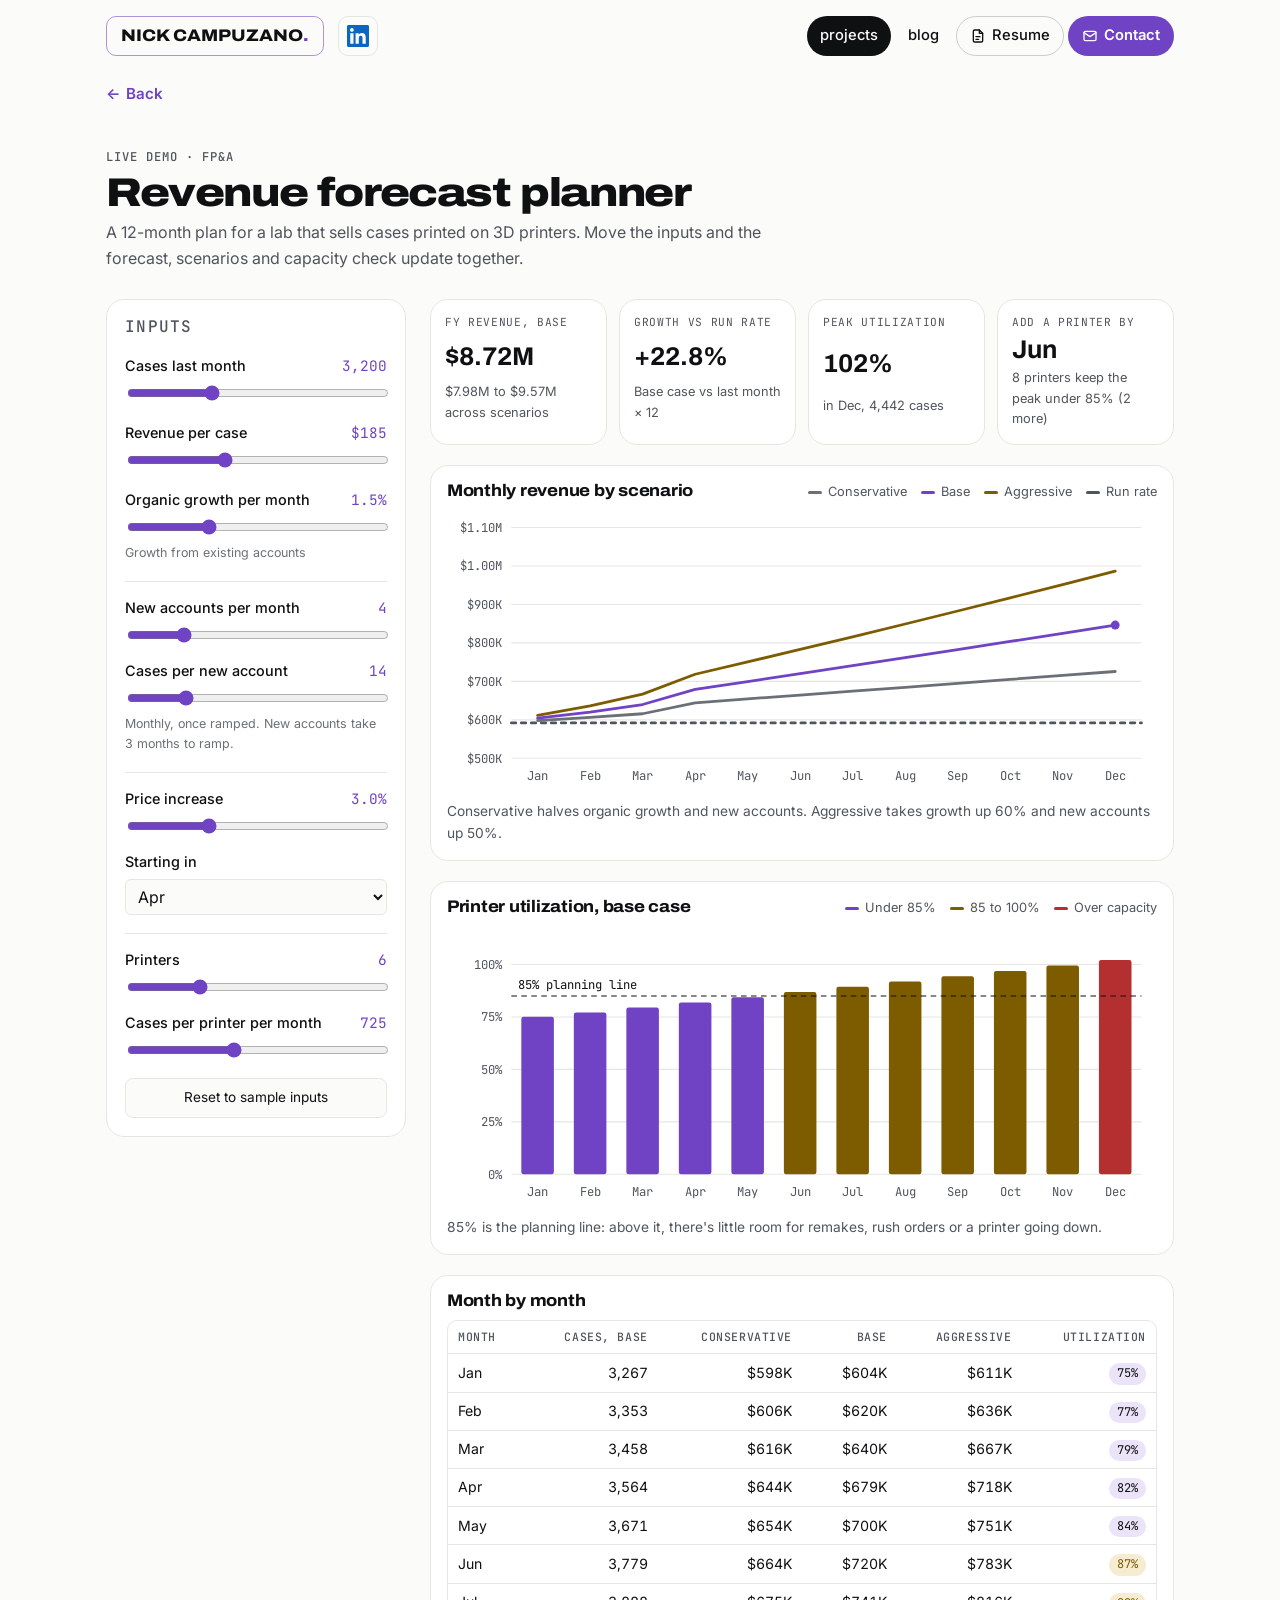
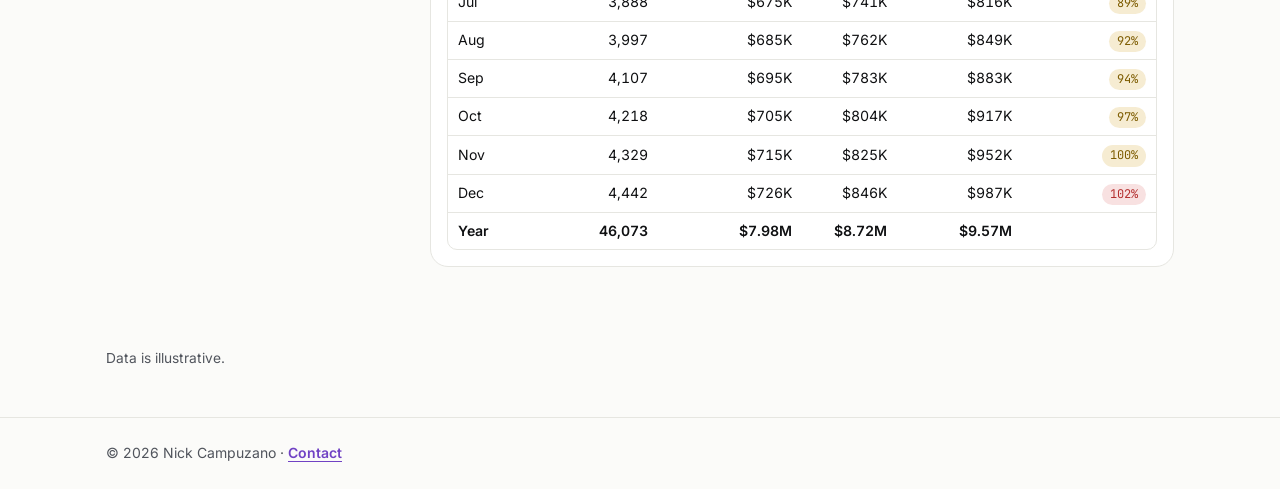
<file: demos/forecast.html>
<!doctype html>
<html lang="en">
<head>
<meta charset="utf-8">
<meta name="viewport" content="width=device-width, initial-scale=1, viewport-fit=cover">
<title>Revenue forecast planner · Nick Campuzano</title>
<meta name="description" content="Interactive 12-month revenue forecast and capacity planner with three scenarios, built on illustrative data.">
<link rel="canonical" href="https://nickgcamp.com/demos/forecast.html">
<meta property="og:type" content="website">
<meta property="og:site_name" content="Nick Campuzano">
<meta property="og:title" content="Revenue forecast planner · Nick Campuzano">
<meta property="og:description" content="Interactive 12-month revenue forecast and capacity planner with three scenarios, built on illustrative data.">
<meta property="og:url" content="https://nickgcamp.com/demos/forecast.html">
<meta property="og:image" content="https://nickgcamp.com/assets/og-image.png">
<meta property="og:image:width" content="1200">
<meta property="og:image:height" content="630">
<meta name="twitter:card" content="summary_large_image">
<meta name="theme-color" content="#fbfbf9" media="(prefers-color-scheme: light)">
<meta name="theme-color" content="#0f1114" media="(prefers-color-scheme: dark)">
<link rel="icon" href="../assets/favicon.svg" type="image/svg+xml">
<link rel="icon" href="../assets/favicon-32.png" sizes="32x32" type="image/png">
<link rel="apple-touch-icon" href="../assets/apple-touch-icon.png">
<link rel="preconnect" href="https://fonts.googleapis.com">
<link rel="preconnect" href="https://fonts.gstatic.com" crossorigin>
<link rel="stylesheet" href="https://fonts.googleapis.com/css2?family=Archivo:wdth,wght@62..125,400..900&family=Inter:wght@400;500;600;700&family=JetBrains+Mono:wght@400;500;600;700&display=swap">
<link rel="stylesheet" href="../assets/site.css?v=20261123j">
<style>
  .app { display: grid; grid-template-columns: 300px minmax(0, 1fr); gap: 24px; padding-block: 28px 56px; align-items: start; }
  .controls { display: grid; gap: 18px; background: var(--surface); border: 1px solid var(--line); border-radius: var(--radius); padding: 18px; }
  .controls h2 { font-size: 1rem; font-family: var(--f-mono); text-transform: uppercase; letter-spacing: .08em; color: var(--muted); font-weight: 500; }
  .field { display: grid; gap: 6px; }
  .field-top { display: flex; justify-content: space-between; gap: 8px; font-size: .9rem; }
  .field-top label { font-weight: 500; }
  .field-top output { font-family: var(--f-mono); font-variant-numeric: tabular-nums; color: var(--accent); }
  .field small { color: var(--faint); font-size: .78rem; }
  input[type=range] { width: 100%; accent-color: var(--accent); }
  select { font: inherit; padding: 6px 8px; border-radius: 6px; border: 1px solid var(--line); background: var(--bg); color: var(--ink); }
  .group { display: grid; gap: 14px; padding-top: 14px; border-top: 1px solid var(--line); }
  .reset { font: inherit; font-size: .85rem; padding: 8px 12px; border-radius: 8px; border: 1px solid var(--line); background: var(--bg); color: var(--ink); cursor: pointer; }
  .reset:hover { border-color: var(--accent); }
  .out { display: grid; gap: 20px; min-width: 0; }
  .kpis { display: grid; grid-template-columns: repeat(4, minmax(0, 1fr)); gap: 12px; }
  .kpi { background: var(--surface); border: 1px solid var(--line); border-radius: var(--radius); padding: 14px; display: grid; gap: 4px; min-width: 0; }
  .kpi small { font-family: var(--f-mono); font-size: .7rem; text-transform: uppercase; letter-spacing: .06em; color: var(--muted); }
  .kpi strong { font-family: var(--f-display); font-size: 1.6rem; font-variant-numeric: tabular-nums; line-height: 1.1; }
  .kpi span { font-size: .8rem; color: var(--muted); }
  .card { background: var(--surface); border: 1px solid var(--line); border-radius: var(--radius); padding: 16px; display: grid; gap: 10px; min-width: 0; }
  .card-top { display: flex; justify-content: space-between; gap: 10px; flex-wrap: wrap; align-items: baseline; }
  .card h3 { font-size: 1.05rem; }
  .legend { display: flex; gap: 14px; flex-wrap: wrap; font-size: .8rem; color: var(--muted); }
  .legend i { display: inline-block; width: 14px; height: 3px; border-radius: 2px; vertical-align: middle; margin-right: 6px; }
  .chart svg { width: 100%; height: auto; display: block; }
  .ax { stroke: var(--line); }
  .tick { fill: var(--muted); font-family: var(--f-mono); font-size: 11px; }
  .l-cons { stroke: var(--faint); }
  .l-base { stroke: var(--accent); }
  .l-agg { stroke: var(--amber); }
  .l-run { stroke: var(--muted); stroke-dasharray: 4 5; }
  .ln { fill: none; stroke-width: 2.5; stroke-linejoin: round; stroke-linecap: round; }
  .b-ok { fill: var(--accent); }
  .b-warn { fill: var(--amber); }
  .b-over { fill: var(--bad); }
  .thresh { stroke: var(--ink); stroke-dasharray: 5 4; }
  .tlabel { fill: var(--ink); font-family: var(--f-mono); font-size: 11px; }
  .table-wrap { overflow-x: auto; }
  table { width: 100%; border-collapse: collapse; font-size: .88rem; font-variant-numeric: tabular-nums; }
  th, td { text-align: right; padding: 7px 10px; border-bottom: 1px solid var(--line); white-space: nowrap; }
  th:first-child, td:first-child { text-align: left; }
  th { font-family: var(--f-mono); font-weight: 500; font-size: .72rem; text-transform: uppercase; letter-spacing: .05em; color: var(--muted); }
  tfoot td { font-weight: 600; border-bottom: 0; }
  .pill { display: inline-block; padding: 1px 8px; border-radius: 999px; font-family: var(--f-mono); font-size: .75rem; }
  .p-ok { background: var(--accent-soft); color: var(--ink); }
  .p-warn { background: var(--amber-soft); color: var(--amber); }
  .p-over { background: var(--bad-soft); color: var(--bad); }
  .demo-banner { background: var(--amber-soft); border-bottom: 1px solid var(--line); font-size: .85rem; }
  .demo-banner .wrap { padding-block: 8px; }
  .intro { padding-top: 28px; display: grid; gap: 8px; max-width: 70ch; }
  .intro p { color: var(--muted); }
  @media (max-width: 900px) {
    .app { grid-template-columns: minmax(0, 1fr); }
    .kpis { grid-template-columns: repeat(2, minmax(0, 1fr)); }
  }
</style>
<script src="../assets/site.js?v=20261123j" defer></script>
</head>
<body>
<a class="skip" href="#main">Skip to content</a>
<header class="site-header">
  <div class="wrap">
    <div class="brand-row"><a class="brand" href="../index.html">Nick Campuzano<span>.</span></a><a class="brand-li" href="https://www.linkedin.com/in/nickgcamp" aria-label="Nick on LinkedIn"><svg viewBox="0 0 24 24" width="20" height="20" aria-hidden="true" focusable="false"><path d="M20.45 20.45h-3.55v-5.57c0-1.33-.03-3.04-1.85-3.04-1.86 0-2.14 1.45-2.14 2.94v5.67H9.35V9h3.41v1.56h.05c.48-.9 1.64-1.85 3.37-1.85 3.6 0 4.27 2.37 4.27 5.46v6.28zM5.34 7.43a2.06 2.06 0 1 1 0-4.12 2.06 2.06 0 0 1 0 4.12zM7.12 20.45H3.56V9h3.56v11.45zM22.22 0H1.77C.79 0 0 .77 0 1.73v20.54C0 23.23.79 24 1.77 24h20.45c.98 0 1.78-.77 1.78-1.73V1.73C24 .77 23.2 0 22.22 0z"/></svg></a></div>
    <nav class="nav" aria-label="Main">
      <a href="../projects.html" aria-current="true">projects</a>
      <a href="../deep-dives/">blog</a>
      <a class="nav-pdf" href="../assets/Nick_Campuzano_Resume.pdf" aria-label="Resume (PDF), opens in a new tab"><svg class="dl" viewBox="0 0 24 24" width="16" height="16" aria-hidden="true" focusable="false" fill="none" stroke="currentColor" stroke-width="2" stroke-linecap="round" stroke-linejoin="round"><path d="M14 3H7a2 2 0 0 0-2 2v14a2 2 0 0 0 2 2h10a2 2 0 0 0 2-2V8z"/><path d="M14 3v5h5"/><path d="M9 13h6M9 17h4"/></svg><span>Resume</span></a>
      <a class="nav-cta" href="../index.html#contact"><svg class="mail" viewBox="0 0 24 24" width="16" height="16" aria-hidden="true" focusable="false" fill="none" stroke="currentColor" stroke-width="2" stroke-linecap="round" stroke-linejoin="round"><rect x="3" y="5" width="18" height="14" rx="2"/><path d="m3 7 9 6 9-6"/></svg><span>Contact</span></a>
    </nav>
  </div>
</header>
<div class="wrap backbar"><a class="back-link" href="../index.html" data-back><span aria-hidden="true">&larr;</span> Back</a></div>

<main class="wrap" id="main">
  <div class="intro">
    <span class="eyebrow">Live demo · FP&amp;A</span>
    <h1 style="font-size:var(--step-3)">Revenue forecast planner</h1>
    <p>A 12-month plan for a lab that sells cases printed on 3D printers. Move the inputs and the forecast, scenarios and capacity check update together.</p>
  </div>

  <div class="app">
    <form class="controls" id="controls" aria-label="Forecast inputs" onsubmit="return false">
      <h2>Inputs</h2>
      <div class="field">
        <div class="field-top"><label for="base">Cases last month</label><output id="base-o"></output></div>
        <input type="range" id="base" min="1000" max="8000" step="100" value="3200">
      </div>
      <div class="field">
        <div class="field-top"><label for="price">Revenue per case</label><output id="price-o"></output></div>
        <input type="range" id="price" min="60" max="400" step="5" value="185">
      </div>
      <div class="field">
        <div class="field-top"><label for="growth">Organic growth per month</label><output id="growth-o"></output></div>
        <input type="range" id="growth" min="0" max="5" step="0.1" value="1.5">
        <small>Growth from existing accounts</small>
      </div>
      <div class="group">
        <div class="field">
          <div class="field-top"><label for="adds">New accounts per month</label><output id="adds-o"></output></div>
          <input type="range" id="adds" min="0" max="20" step="1" value="4">
        </div>
        <div class="field">
          <div class="field-top"><label for="perAcct">Cases per new account</label><output id="perAcct-o"></output></div>
          <input type="range" id="perAcct" min="2" max="60" step="1" value="14">
          <small>Monthly, once ramped. New accounts take 3 months to ramp.</small>
        </div>
      </div>
      <div class="group">
        <div class="field">
          <div class="field-top"><label for="inc">Price increase</label><output id="inc-o"></output></div>
          <input type="range" id="inc" min="0" max="10" step="0.5" value="3">
        </div>
        <div class="field">
          <div class="field-top"><label for="priceMonth">Starting in</label></div>
          <select id="priceMonth"></select>
        </div>
      </div>
      <div class="group">
        <div class="field">
          <div class="field-top"><label for="printers">Printers</label><output id="printers-o"></output></div>
          <input type="range" id="printers" min="1" max="20" step="1" value="6">
        </div>
        <div class="field">
          <div class="field-top"><label for="capPer">Cases per printer per month</label><output id="capPer-o"></output></div>
          <input type="range" id="capPer" min="200" max="1500" step="25" value="725">
        </div>
      </div>
      <button type="button" class="reset" id="reset">Reset to sample inputs</button>
    </form>

    <div class="out">
      <div class="kpis" aria-live="polite">
        <div class="kpi"><small>FY revenue, base</small><strong id="k-rev"></strong><span id="k-range"></span></div>
        <div class="kpi"><small>Growth vs run rate</small><strong id="k-growth"></strong><span>Base case vs last month × 12</span></div>
        <div class="kpi"><small>Peak utilization</small><strong id="k-util"></strong><span id="k-peak"></span></div>
        <div class="kpi"><small>Add a printer by</small><strong id="k-printer"></strong><span id="k-need"></span></div>
      </div>

      <div class="card">
        <div class="card-top">
          <h3>Monthly revenue by scenario</h3>
          <div class="legend">
            <span><i style="background:var(--faint)"></i>Conservative</span>
            <span><i style="background:var(--accent)"></i>Base</span>
            <span><i style="background:var(--amber)"></i>Aggressive</span>
            <span><i style="background:var(--muted)"></i>Run rate</span>
          </div>
        </div>
        <div class="chart" id="rev-chart"></div>
        <p class="note">Conservative halves organic growth and new accounts. Aggressive takes growth up 60% and new accounts up 50%.</p>
      </div>

      <div class="card">
        <div class="card-top">
          <h3>Printer utilization, base case</h3>
          <div class="legend">
            <span><i style="background:var(--accent)"></i>Under 85%</span>
            <span><i style="background:var(--amber)"></i>85 to 100%</span>
            <span><i style="background:var(--bad)"></i>Over capacity</span>
          </div>
        </div>
        <div class="chart" id="util-chart"></div>
        <p class="note">85% is the planning line: above it, there's little room for remakes, rush orders or a printer going down.</p>
      </div>

      <div class="card">
        <h3>Month by month</h3>
        <div class="table-wrap"><table id="table"></table></div>
      </div>
    </div>
  </div>
  <p class="note" style="margin-block:1.5rem 3rem">Data is illustrative.</p>
</main>

<footer class="site-footer">
  <div class="wrap">
    <span>© 2026 Nick Campuzano · <a class="foot-contact" href="../index.html#contact">Contact</a></span>
  </div>
</footer>

<script>
(function () {
  var MONTHS = ['Jan', 'Feb', 'Mar', 'Apr', 'May', 'Jun', 'Jul', 'Aug', 'Sep', 'Oct', 'Nov', 'Dec'];
  var DEFAULTS = { base: 3200, price: 185, growth: 1.5, adds: 4, perAcct: 14, inc: 3, priceMonth: 3, printers: 6, capPer: 725 };
  var SCEN = { cons: { g: 0.5, a: 0.5 }, base: { g: 1, a: 1 }, agg: { g: 1.6, a: 1.5 } };
  var PLAN_LINE = 0.85;

  var sel = document.getElementById('priceMonth');
  MONTHS.forEach(function (m, i) { var o = document.createElement('option'); o.value = i; o.textContent = m; sel.appendChild(o); });

  function money(v) { return v >= 1e6 ? '$' + (v / 1e6).toFixed(2) + 'M' : '$' + Math.round(v / 1e3) + 'K'; }
  function int(v) { return Math.round(v).toLocaleString('en-US'); }
  function pct(v, d) { return (v * 100).toFixed(d == null ? 0 : d) + '%'; }

  function read() {
    var p = {};
    Object.keys(DEFAULTS).forEach(function (k) { p[k] = Number(document.getElementById(k).value); });
    return p;
  }

  // The whole model: compounding organic growth plus monthly cohorts of new accounts
  // that ramp linearly over three months. Price steps up in the chosen month.
  function forecast(p, s) {
    var g = p.growth / 100 * s.g, adds = p.adds * s.a, cap = p.printers * p.capPer, rows = [];
    for (var m = 0; m < 12; m++) {
      var cases = p.base * Math.pow(1 + g, m + 1);
      for (var k = 0; k <= m; k++) cases += adds * p.perAcct * Math.min(1, (m - k + 1) / 3);
      var price = p.price * (m >= p.priceMonth ? 1 + p.inc / 100 : 1);
      rows.push({ cases: cases, rev: cases * price, util: cases / cap });
    }
    return rows;
  }

  function niceStep(raw) {
    var e = Math.pow(10, Math.floor(Math.log10(raw))), f = raw / e;
    return (f <= 1 ? 1 : f <= 2 ? 2 : f <= 2.5 ? 2.5 : f <= 5 ? 5 : 10) * e;
  }

  var W = 640, H = 250, L = 58, R = 14, T = 14, B = 28;
  function x(i) { return L + (W - L - R) * (i + 0.5) / 12; }

  function revChart(series, run) {
    var all = [].concat.apply([], series.map(function (s) { return s.map(function (r) { return r.rev; }); })).concat([run]);
    var lo = Math.min.apply(null, all), hi = Math.max.apply(null, all);
    var step = niceStep((hi - lo) / 4 || 1);
    var y0 = Math.floor(lo * 0.97 / step) * step, y1 = Math.ceil(hi * 1.02 / step) * step;
    function y(v) { return T + (H - T - B) * (1 - (v - y0) / (y1 - y0)); }
    var out = '<svg viewBox="0 0 ' + W + ' ' + H + '" role="img" aria-label="Line chart of monthly revenue for three scenarios">';
    for (var v = y0; v <= y1 + step / 2; v += step) {
      out += '<line class="ax" x1="' + L + '" x2="' + (W - R) + '" y1="' + y(v) + '" y2="' + y(v) + '"/>';
      out += '<text class="tick" x="' + (L - 8) + '" y="' + (y(v) + 4) + '" text-anchor="end">' + money(v) + '</text>';
    }
    MONTHS.forEach(function (m, i) { out += '<text class="tick" x="' + x(i) + '" y="' + (H - 8) + '" text-anchor="middle">' + m + '</text>'; });
    out += '<line class="ln l-run" x1="' + L + '" x2="' + (W - R) + '" y1="' + y(run) + '" y2="' + y(run) + '"/>';
    ['l-cons', 'l-agg', 'l-base'].forEach(function (cls, idx) {
      var rows = series[[0, 2, 1][idx]];
      out += '<polyline class="ln ' + cls + '" points="' + rows.map(function (r, i) { return x(i) + ',' + y(r.rev); }).join(' ') + '"/>';
    });
    var last = series[1][11];
    out += '<circle cx="' + x(11) + '" cy="' + y(last.rev) + '" r="4" style="fill:var(--accent)"/>';
    return out + '</svg>';
  }

  function utilChart(rows) {
    var hi = Math.max(1.1, Math.ceil((Math.max.apply(null, rows.map(function (r) { return r.util; })) + 0.05) * 10) / 10);
    function y(v) { return T + (H - T - B) * (1 - v / hi); }
    var bw = (W - L - R) / 12 * 0.62;
    var out = '<svg viewBox="0 0 ' + W + ' ' + H + '" role="img" aria-label="Bar chart of monthly printer utilization with an 85 percent planning line">';
    var tick = hi > 2 ? 0.5 : 0.25;
    for (var v = 0; v <= hi + 0.001; v += tick) {
      out += '<line class="ax" x1="' + L + '" x2="' + (W - R) + '" y1="' + y(v) + '" y2="' + y(v) + '"/>';
      out += '<text class="tick" x="' + (L - 8) + '" y="' + (y(v) + 4) + '" text-anchor="end">' + pct(v) + '</text>';
    }
    rows.forEach(function (r, i) {
      var cls = r.util > 1 ? 'b-over' : r.util >= PLAN_LINE ? 'b-warn' : 'b-ok';
      out += '<rect class="' + cls + '" x="' + (x(i) - bw / 2) + '" y="' + y(r.util) + '" width="' + bw + '" height="' + (y(0) - y(r.util)) + '" rx="2"/>';
      out += '<text class="tick" x="' + x(i) + '" y="' + (H - 8) + '" text-anchor="middle">' + MONTHS[i] + '</text>';
    });
    out += '<line class="thresh" x1="' + L + '" x2="' + (W - R) + '" y1="' + y(PLAN_LINE) + '" y2="' + y(PLAN_LINE) + '"/>';
    out += '<text class="tlabel" x="' + (L + 6) + '" y="' + (y(PLAN_LINE) - 6) + '">85% planning line</text>';
    return out + '</svg>';
  }

  function pill(u) {
    var c = u > 1 ? 'p-over' : u >= PLAN_LINE ? 'p-warn' : 'p-ok';
    return '<span class="pill ' + c + '">' + pct(u) + '</span>';
  }

  function render() {
    var p = read();
    document.getElementById('base-o').textContent = int(p.base);
    document.getElementById('price-o').textContent = '$' + p.price;
    document.getElementById('growth-o').textContent = p.growth.toFixed(1) + '%';
    document.getElementById('adds-o').textContent = p.adds;
    document.getElementById('perAcct-o').textContent = p.perAcct;
    document.getElementById('inc-o').textContent = p.inc.toFixed(1) + '%';
    document.getElementById('printers-o').textContent = p.printers;
    document.getElementById('capPer-o').textContent = int(p.capPer);

    var cons = forecast(p, SCEN.cons), base = forecast(p, SCEN.base), agg = forecast(p, SCEN.agg);
    function sum(rows) { return rows.reduce(function (a, r) { return a + r.rev; }, 0); }
    var fyB = sum(base), runMonthly = p.base * p.price, run = runMonthly * 12;
    document.getElementById('k-rev').textContent = money(fyB);
    document.getElementById('k-range').textContent = money(sum(cons)) + ' to ' + money(sum(agg)) + ' across scenarios';
    var gr = fyB / run - 1;
    document.getElementById('k-growth').textContent = (gr >= 0 ? '+' : '') + pct(gr, 1);

    var peakIdx = 0;
    base.forEach(function (r, i) { if (r.util > base[peakIdx].util) peakIdx = i; });
    document.getElementById('k-util').textContent = pct(base[peakIdx].util);
    document.getElementById('k-peak').textContent = 'in ' + MONTHS[peakIdx] + ', ' + int(base[peakIdx].cases) + ' cases';

    var first = -1;
    base.forEach(function (r, i) { if (first < 0 && r.util >= PLAN_LINE) first = i; });
    var need = Math.ceil(base[peakIdx].cases / (p.capPer * PLAN_LINE));
    document.getElementById('k-printer').textContent = first < 0 ? 'Not needed' : MONTHS[first];
    document.getElementById('k-need').textContent = first < 0
      ? 'Base case stays under 85% all year'
      : need + ' printers keep the peak under 85% (' + (need - p.printers) + ' more)';

    document.getElementById('rev-chart').innerHTML = revChart([cons, base, agg], runMonthly);
    document.getElementById('util-chart').innerHTML = utilChart(base);

    var html = '<thead><tr><th>Month</th><th>Cases, base</th><th>Conservative</th><th>Base</th><th>Aggressive</th><th>Utilization</th></tr></thead><tbody>';
    base.forEach(function (r, i) {
      html += '<tr><td>' + MONTHS[i] + '</td><td>' + int(r.cases) + '</td><td>' + money(cons[i].rev) + '</td><td>' + money(r.rev) + '</td><td>' + money(agg[i].rev) + '</td><td>' + pill(r.util) + '</td></tr>';
    });
    html += '</tbody><tfoot><tr><td>Year</td><td>' + int(base.reduce(function (a, r) { return a + r.cases; }, 0)) + '</td><td>' + money(sum(cons)) + '</td><td>' + money(fyB) + '</td><td>' + money(sum(agg)) + '</td><td></td></tr></tfoot>';
    document.getElementById('table').innerHTML = html;
  }

  function reset() {
    Object.keys(DEFAULTS).forEach(function (k) { document.getElementById(k).value = DEFAULTS[k]; });
    render();
  }

  document.getElementById('controls').addEventListener('input', render);
  document.getElementById('reset').addEventListener('click', reset);
  reset();
})();
</script>
</body>
</html>
</file>
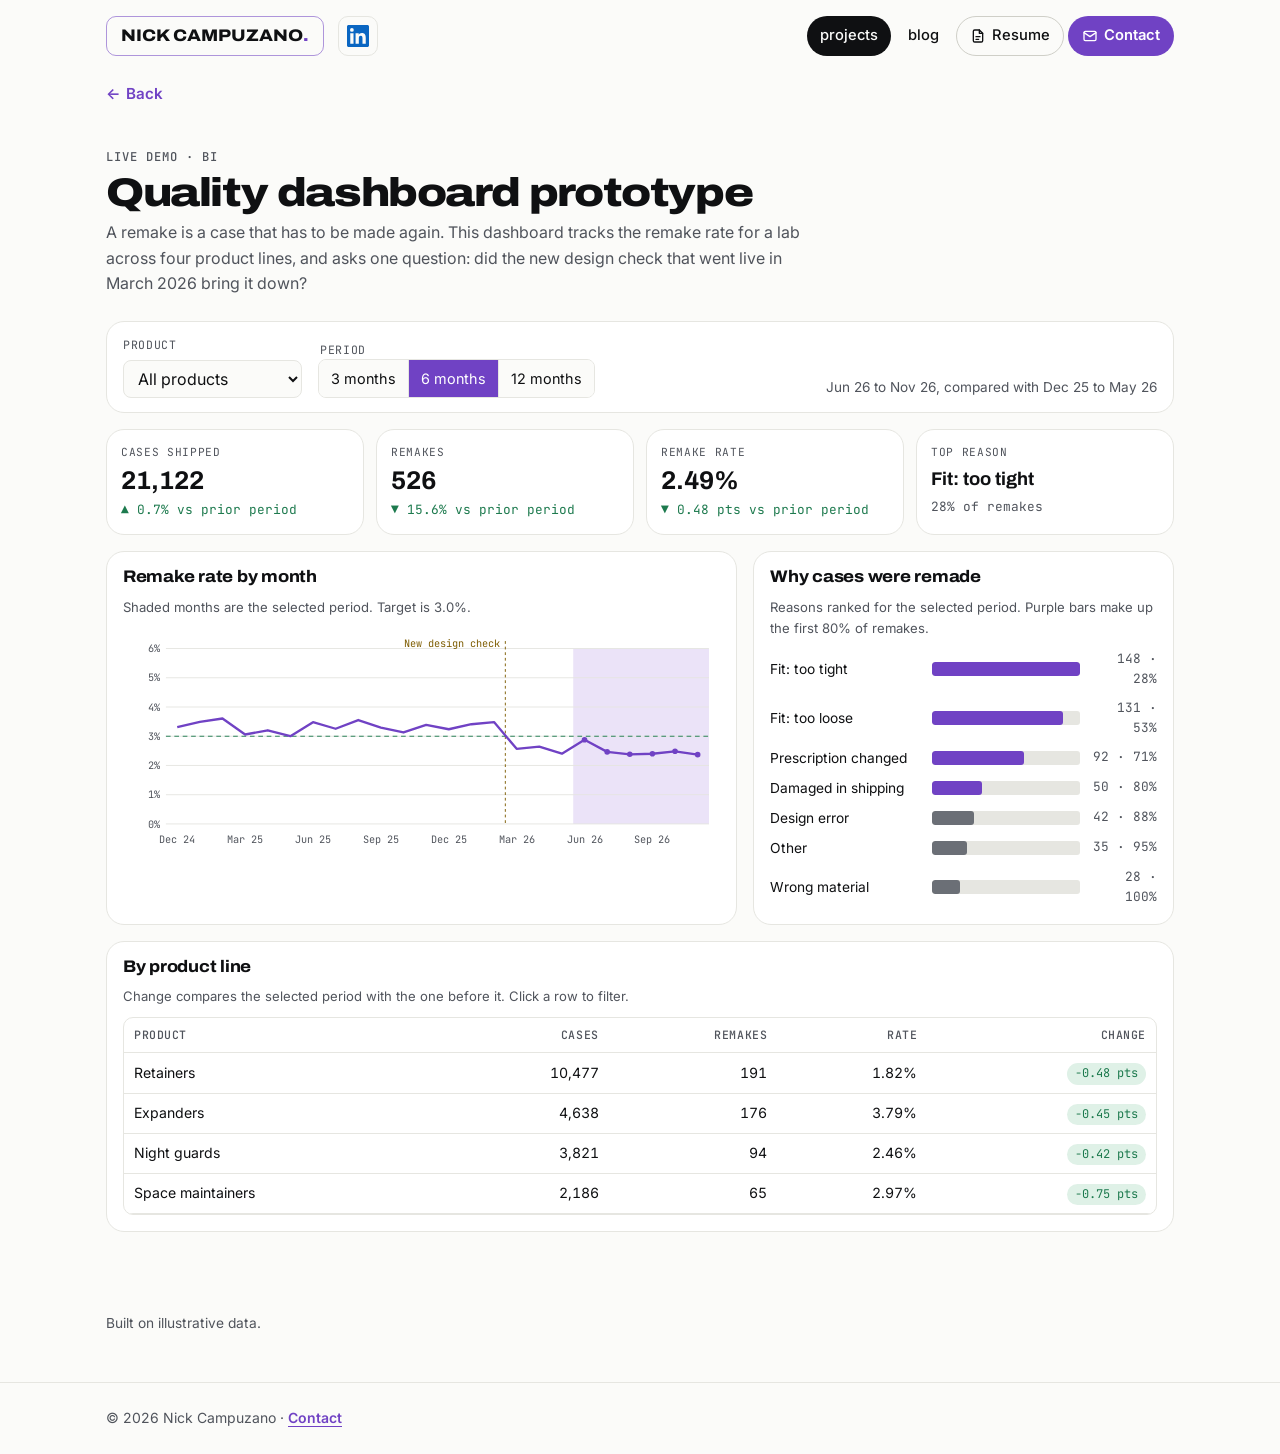
<file: demos/quality.html>
<!doctype html>
<html lang="en">
<head>
<meta charset="utf-8">
<meta name="viewport" content="width=device-width, initial-scale=1, viewport-fit=cover">
<title>Quality dashboard prototype · Nick Campuzano</title>
<meta name="description" content="Interactive remake-rate dashboard prototype with filters, trend, Pareto and period-over-period change, built on illustrative data.">
<link rel="canonical" href="https://nickgcamp.com/demos/quality.html">
<meta property="og:type" content="website">
<meta property="og:site_name" content="Nick Campuzano">
<meta property="og:title" content="Quality dashboard prototype · Nick Campuzano">
<meta property="og:description" content="Interactive remake-rate dashboard prototype with filters, trend, Pareto and period-over-period change, built on illustrative data.">
<meta property="og:url" content="https://nickgcamp.com/demos/quality.html">
<meta property="og:image" content="https://nickgcamp.com/assets/og-image.png">
<meta property="og:image:width" content="1200">
<meta property="og:image:height" content="630">
<meta name="twitter:card" content="summary_large_image">
<meta name="theme-color" content="#fbfbf9" media="(prefers-color-scheme: light)">
<meta name="theme-color" content="#0f1114" media="(prefers-color-scheme: dark)">
<link rel="icon" href="../assets/favicon.svg" type="image/svg+xml">
<link rel="icon" href="../assets/favicon-32.png" sizes="32x32" type="image/png">
<link rel="apple-touch-icon" href="../assets/apple-touch-icon.png">
<link rel="preconnect" href="https://fonts.googleapis.com">
<link rel="preconnect" href="https://fonts.gstatic.com" crossorigin>
<link rel="stylesheet" href="https://fonts.googleapis.com/css2?family=Archivo:wdth,wght@62..125,400..900&family=Inter:wght@400;500;600;700&family=JetBrains+Mono:wght@400;500;600;700&display=swap">
<link rel="stylesheet" href="../assets/site.css?v=20261123j">
<style>
  .intro { padding-top: 28px; display: grid; gap: 8px; max-width: 70ch; }
  .intro p { color: var(--muted); }
  .demo-banner { background: var(--amber-soft); border-bottom: 1px solid var(--line); font-size: .85rem; }
  .demo-banner .wrap { padding-block: 8px; }
  .dash { display: grid; gap: 16px; padding-block: 24px 56px; }
  .filters { display: flex; flex-wrap: wrap; gap: 16px; align-items: end; background: var(--surface); border: 1px solid var(--line); border-radius: var(--radius); padding: 14px 16px; }
  .filters label, .filters legend { font-family: var(--f-mono); font-size: .72rem; text-transform: uppercase; letter-spacing: .06em; color: var(--muted); }
  .filters .f { display: grid; gap: 6px; }
  .filters fieldset { border: 0; padding: 0; margin: 0; display: grid; gap: 6px; }
  select { font: inherit; padding: 7px 10px; border-radius: 8px; border: 1px solid var(--line); background: var(--bg); color: var(--ink); }
  .seg { display: inline-flex; border: 1px solid var(--line); border-radius: 8px; overflow: hidden; }
  .seg input { position: absolute; opacity: 0; pointer-events: none; }
  .seg label { padding: 7px 12px; cursor: pointer; font-family: var(--f-body); font-size: .9rem; text-transform: none; letter-spacing: 0; color: var(--ink); background: var(--bg); }
  .seg label + input + label, .seg input + label ~ label { border-left: 1px solid var(--line); }
  .seg input:checked + label { background: var(--accent); color: var(--accent-ink); }
  .seg input:focus-visible + label { outline: 2px solid var(--accent); outline-offset: -2px; }
  .filters .window { margin-left: auto; font-size: .85rem; color: var(--muted); }
  .kpis { display: grid; grid-template-columns: repeat(4, minmax(0, 1fr)); gap: 12px; }
  .kpi { background: var(--surface); border: 1px solid var(--line); border-radius: var(--radius); padding: 14px; display: grid; gap: 4px; min-width: 0; }
  .kpi small { font-family: var(--f-mono); font-size: .7rem; text-transform: uppercase; letter-spacing: .06em; color: var(--muted); }
  .kpi strong { font-family: var(--f-display); font-size: 1.6rem; font-variant-numeric: tabular-nums; line-height: 1.15; overflow-wrap: anywhere; }
  .delta { font-size: .8rem; font-family: var(--f-mono); }
  .up-bad, .down-bad { color: var(--bad); }
  .up-good, .down-good { color: var(--good); }
  .flat { color: var(--muted); }
  .grid2 { display: grid; grid-template-columns: minmax(0, 1.5fr) minmax(0, 1fr); gap: 16px; }
  .card { background: var(--surface); border: 1px solid var(--line); border-radius: var(--radius); padding: 16px; display: grid; gap: 10px; min-width: 0; align-content: start; }
  .card h2 { font-size: 1.05rem; font-weight: 750; letter-spacing: -0.015em; }
  .card .sub { font-size: .82rem; color: var(--muted); }
  .chart svg { width: 100%; height: auto; display: block; }
  .ax { stroke: var(--line); }
  .tick { fill: var(--muted); font-family: var(--f-mono); font-size: 11px; }
  .win { fill: var(--accent-soft); }
  .rate { fill: none; stroke: var(--accent); stroke-width: 2.5; stroke-linejoin: round; }
  .dot { fill: var(--accent); }
  .target { stroke: var(--good); stroke-dasharray: 5 4; }
  .tlabel { fill: var(--good); font-family: var(--f-mono); font-size: 11px; }
  .event { stroke: var(--amber); stroke-dasharray: 3 3; }
  .elabel { fill: var(--amber); font-family: var(--f-mono); font-size: 11px; }
  .pareto { display: grid; gap: 8px; }
  .prow { display: grid; grid-template-columns: 9.5rem minmax(0, 1fr) 4.2rem; gap: 10px; align-items: center; font-size: .86rem; }
  .prow .bar { height: 14px; border-radius: 3px; background: var(--line); position: relative; overflow: hidden; }
  .prow .bar span { position: absolute; inset: 0 auto 0 0; background: var(--faint); border-radius: 3px; }
  .prow.vital .bar span { background: var(--accent); }
  .prow .n { text-align: right; font-family: var(--f-mono); font-variant-numeric: tabular-nums; font-size: .8rem; color: var(--muted); }
  .table-wrap { overflow-x: auto; }
  table { width: 100%; border-collapse: collapse; font-size: .88rem; font-variant-numeric: tabular-nums; }
  th, td { text-align: right; padding: 8px 10px; border-bottom: 1px solid var(--line); white-space: nowrap; }
  th:first-child, td:first-child { text-align: left; }
  th { font-family: var(--f-mono); font-weight: 500; font-size: .72rem; text-transform: uppercase; letter-spacing: .05em; color: var(--muted); }
  tbody tr.sel td { background: var(--accent-soft); }
  .pill { display: inline-block; padding: 1px 8px; border-radius: 999px; font-family: var(--f-mono); font-size: .75rem; }
  .p-good { background: var(--good-soft); color: var(--good); }
  .p-bad { background: var(--bad-soft); color: var(--bad); }
  .p-flat { background: var(--bg); color: var(--muted); }
  @media (max-width: 900px) {
    .kpis { grid-template-columns: repeat(2, minmax(0, 1fr)); }
    .grid2 { grid-template-columns: minmax(0, 1fr); }
    .filters .window { margin-left: 0; }
  }
  @media (max-width: 480px) {
    .prow { grid-template-columns: 7rem minmax(0, 1fr) 3.6rem; font-size: .8rem; }
  }
</style>
<script src="../assets/site.js?v=20261123j" defer></script>
</head>
<body>
<a class="skip" href="#main">Skip to content</a>
<header class="site-header">
  <div class="wrap">
    <div class="brand-row"><a class="brand" href="../index.html">Nick Campuzano<span>.</span></a><a class="brand-li" href="https://www.linkedin.com/in/nickgcamp" aria-label="Nick on LinkedIn"><svg viewBox="0 0 24 24" width="20" height="20" aria-hidden="true" focusable="false"><path d="M20.45 20.45h-3.55v-5.57c0-1.33-.03-3.04-1.85-3.04-1.86 0-2.14 1.45-2.14 2.94v5.67H9.35V9h3.41v1.56h.05c.48-.9 1.64-1.85 3.37-1.85 3.6 0 4.27 2.37 4.27 5.46v6.28zM5.34 7.43a2.06 2.06 0 1 1 0-4.12 2.06 2.06 0 0 1 0 4.12zM7.12 20.45H3.56V9h3.56v11.45zM22.22 0H1.77C.79 0 0 .77 0 1.73v20.54C0 23.23.79 24 1.77 24h20.45c.98 0 1.78-.77 1.78-1.73V1.73C24 .77 23.2 0 22.22 0z"/></svg></a></div>
    <nav class="nav" aria-label="Main">
      <a href="../projects.html" aria-current="true">projects</a>
      <a href="../deep-dives/">blog</a>
      <a class="nav-pdf" href="../assets/Nick_Campuzano_Resume.pdf" aria-label="Resume (PDF), opens in a new tab"><svg class="dl" viewBox="0 0 24 24" width="16" height="16" aria-hidden="true" focusable="false" fill="none" stroke="currentColor" stroke-width="2" stroke-linecap="round" stroke-linejoin="round"><path d="M14 3H7a2 2 0 0 0-2 2v14a2 2 0 0 0 2 2h10a2 2 0 0 0 2-2V8z"/><path d="M14 3v5h5"/><path d="M9 13h6M9 17h4"/></svg><span>Resume</span></a>
      <a class="nav-cta" href="../index.html#contact"><svg class="mail" viewBox="0 0 24 24" width="16" height="16" aria-hidden="true" focusable="false" fill="none" stroke="currentColor" stroke-width="2" stroke-linecap="round" stroke-linejoin="round"><rect x="3" y="5" width="18" height="14" rx="2"/><path d="m3 7 9 6 9-6"/></svg><span>Contact</span></a>
    </nav>
  </div>
</header>
<div class="wrap backbar"><a class="back-link" href="../index.html" data-back><span aria-hidden="true">&larr;</span> Back</a></div>

<main class="wrap" id="main">
  <div class="intro">
    <span class="eyebrow">Live demo · BI</span>
    <h1 style="font-size:var(--step-3)">Quality dashboard prototype</h1>
    <p>A remake is a case that has to be made again. This dashboard tracks the remake rate for a lab across four product lines, and asks one question: did the new design check that went live in March 2026 bring it down?</p>
  </div>

  <div class="dash">
    <form class="filters" id="filters" onsubmit="return false" aria-label="Dashboard filters">
      <div class="f">
        <label for="product">Product</label>
        <select id="product"></select>
      </div>
      <fieldset>
        <legend>Period</legend>
        <div class="seg">
          <input type="radio" name="period" id="p3" value="3"><label for="p3">3 months</label>
          <input type="radio" name="period" id="p6" value="6" checked><label for="p6">6 months</label>
          <input type="radio" name="period" id="p12" value="12"><label for="p12">12 months</label>
        </div>
      </fieldset>
      <span class="window" id="window"></span>
    </form>

    <div class="kpis" aria-live="polite">
      <div class="kpi"><small>Cases shipped</small><strong id="k-cases"></strong><span class="delta" id="d-cases"></span></div>
      <div class="kpi"><small>Remakes</small><strong id="k-remakes"></strong><span class="delta" id="d-remakes"></span></div>
      <div class="kpi"><small>Remake rate</small><strong id="k-rate"></strong><span class="delta" id="d-rate"></span></div>
      <div class="kpi"><small>Top reason</small><strong id="k-top" style="font-size:1.15rem"></strong><span class="delta flat" id="d-top"></span></div>
    </div>

    <div class="grid2">
      <div class="card">
        <h2>Remake rate by month</h2>
        <p class="sub">Shaded months are the selected period. Target is 3.0%.</p>
        <div class="chart" id="trend"></div>
      </div>
      <div class="card">
        <h2>Why cases were remade</h2>
        <p class="sub">Reasons ranked for the selected period. Purple bars make up the first 80% of remakes.</p>
        <div class="pareto" id="pareto"></div>
      </div>
    </div>

    <div class="card">
      <h2>By product line</h2>
      <p class="sub">Change compares the selected period with the one before it. Click a row to filter.</p>
      <div class="table-wrap"><table id="table"></table></div>
    </div>
  </div>
  <p class="note" style="margin-block:1.5rem 3rem">Built on illustrative data.</p>
</main>

<footer class="site-footer">
  <div class="wrap">
    <span>© 2026 Nick Campuzano · <a class="foot-contact" href="../index.html#contact">Contact</a></span>
  </div>
</footer>

<script>
(function () {
  // ---- Sample data: 24 months, generated from a fixed seed so it is the same on every load ----
  function rng(seed) { return function () { seed |= 0; seed = seed + 0x6D2B79F5 | 0; var t = Math.imul(seed ^ seed >>> 15, 1 | seed); t = t + Math.imul(t ^ t >>> 7, 61 | t) ^ t; return ((t ^ t >>> 14) >>> 0) / 4294967296; }; }
  var rand = rng(20261120);
  var MN = ['Jan', 'Feb', 'Mar', 'Apr', 'May', 'Jun', 'Jul', 'Aug', 'Sep', 'Oct', 'Nov', 'Dec'];
  var MONTHS = [];
  for (var i = 0; i < 24; i++) { var mi = (11 + i) % 12, yr = 2024 + Math.floor((11 + i) / 12); MONTHS.push(MN[mi] + ' ' + String(yr).slice(2)); }
  var EVENT = MONTHS.indexOf('Mar 26');
  var TARGET = 0.03;
  var PRODUCTS = [
    { name: 'Retainers', vol: 1450, rate: 0.025 },
    { name: 'Expanders', vol: 620, rate: 0.049 },
    { name: 'Night guards', vol: 520, rate: 0.031 },
    { name: 'Space maintainers', vol: 300, rate: 0.04 }
  ];
  var REASONS = ['Fit: too tight', 'Fit: too loose', 'Design error', 'Prescription changed', 'Damaged in shipping', 'Wrong material', 'Other'];
  var W_BEFORE = [28, 20, 19, 13, 9, 5, 6];
  var W_AFTER = [24, 19, 6, 14, 9, 4, 6];

  function pick(w) { var s = 0, t = 0, k; for (k = 0; k < w.length; k++) s += w[k]; var r = rand() * s; for (k = 0; k < w.length; k++) { t += w[k]; if (r < t) return k; } return w.length - 1; }

  var DATA = []; // {p, m, cases, reasons: [counts]}
  PRODUCTS.forEach(function (prod, p) {
    for (var m = 0; m < 24; m++) {
      var season = 1 + 0.07 * Math.sin((m + 2) / 12 * 2 * Math.PI);
      var cases = Math.round(prod.vol * Math.pow(1.011, m) * season * (0.94 + rand() * 0.12));
      var after = m >= EVENT;
      var r = prod.rate * (after ? 0.78 : 1) * (0.85 + rand() * 0.3);
      var n = Math.round(cases * r), counts = REASONS.map(function () { return 0; });
      for (var j = 0; j < n; j++) counts[pick(after ? W_AFTER : W_BEFORE)]++;
      DATA.push({ p: p, m: m, cases: cases, reasons: counts });
    }
  });

  // ---- Helpers ----
  function int(v) { return Math.round(v).toLocaleString('en-US'); }
  function pct(v, d) { return (v * 100).toFixed(d == null ? 1 : d) + '%'; }
  function agg(rows) {
    var c = 0, r = REASONS.map(function () { return 0; });
    rows.forEach(function (d) { c += d.cases; d.reasons.forEach(function (n, k) { r[k] += n; }); });
    var total = r.reduce(function (a, b) { return a + b; }, 0);
    return { cases: c, remakes: total, rate: c ? total / c : 0, reasons: r };
  }
  function sel(prod, from, to) { return DATA.filter(function (d) { return (prod < 0 || d.p === prod) && d.m >= from && d.m < to; }); }
  function deltaPct(cur, prev) { return prev ? (cur - prev) / prev : 0; }

  // ---- Filters ----
  var prodSel = document.getElementById('product');
  prodSel.innerHTML = '<option value="-1">All products</option>' + PRODUCTS.map(function (p, i) { return '<option value="' + i + '">' + p.name + '</option>'; }).join('');
  function state() { return { prod: Number(prodSel.value), n: Number(document.querySelector('input[name=period]:checked').value) }; }

  function setDelta(el, change, kind, goodWhenDown) {
    var abs = Math.abs(change), dir = change > 0 ? 'up' : 'down';
    var shown = kind === 'pp' ? (abs * 100).toFixed(2) + ' pts' : (abs * 100).toFixed(1) + '%';
    if (abs < (kind === 'pp' ? 0.0005 : 0.005)) { el.className = 'delta flat'; el.textContent = 'flat vs prior period'; return; }
    var good = goodWhenDown == null ? null : (goodWhenDown ? dir === 'down' : dir === 'up');
    el.className = 'delta ' + (good == null ? 'flat' : dir + '-' + (good ? 'good' : 'bad'));
    el.textContent = (dir === 'up' ? '▲ ' : '▼ ') + shown + ' vs prior period';
  }

  // ---- Charts ----
  function trend(prod, from, to) {
    var W = 640, H = 240, L = 46, R = 12, T = 22, B = 30;
    var series = MONTHS.map(function (_, m) { return agg(sel(prod, m, m + 1)).rate; });
    var hi = Math.max(0.06, Math.ceil(Math.max.apply(null, series) * 100 + 0.5) / 100);
    function x(m) { return L + (W - L - R) * (m + 0.5) / 24; }
    function y(v) { return T + (H - T - B) * (1 - v / hi); }
    var step = (W - L - R) / 24;
    var s = '<svg viewBox="0 0 ' + W + ' ' + H + '" role="img" aria-label="Line chart of monthly remake rate with target line">';
    s += '<rect class="win" x="' + (L + step * from) + '" y="' + T + '" width="' + step * (to - from) + '" height="' + (H - T - B) + '"/>';
    for (var v = 0; v <= hi + 1e-9; v += 0.01) {
      s += '<line class="ax" x1="' + L + '" x2="' + (W - R) + '" y1="' + y(v) + '" y2="' + y(v) + '"/>';
      s += '<text class="tick" x="' + (L - 6) + '" y="' + (y(v) + 4) + '" text-anchor="end">' + pct(v, 0) + '</text>';
    }
    MONTHS.forEach(function (lab, m) { if (m % 3 === 0) s += '<text class="tick" x="' + x(m) + '" y="' + (H - 10) + '" text-anchor="middle">' + lab + '</text>'; });
    s += '<line class="event" x1="' + (x(EVENT) - step / 2) + '" x2="' + (x(EVENT) - step / 2) + '" y1="' + (T - 8) + '" y2="' + (H - B) + '"/>';
    s += '<text class="elabel" x="' + (x(EVENT) - step / 2 - 6) + '" y="' + (T - 10 + 8) + '" text-anchor="end">New design check</text>';
    s += '<line class="target" x1="' + L + '" x2="' + (W - R) + '" y1="' + y(TARGET) + '" y2="' + y(TARGET) + '"/>';
    s += '<polyline class="rate" points="' + series.map(function (r, m) { return x(m) + ',' + y(r); }).join(' ') + '"/>';
    series.forEach(function (r, m) { if (m >= from && m < to) s += '<circle class="dot" cx="' + x(m) + '" cy="' + y(r) + '" r="3"/>'; });
    return s + '</svg>';
  }

  function pareto(a) {
    var order = a.reasons.map(function (n, k) { return { k: k, n: n }; }).sort(function (p, q) { return q.n - p.n; });
    var max = order[0].n || 1, cum = 0, html = '';
    order.forEach(function (o) {
      var before = cum; cum += o.n;
      var share = a.remakes ? cum / a.remakes : 0, vital = a.remakes && before / a.remakes < 0.8;
      html += '<div class="prow' + (vital ? ' vital' : '') + '"><span>' + REASONS[o.k] + '</span><div class="bar"><span style="width:' + (o.n / max * 100).toFixed(1) + '%"></span></div><span class="n">' + o.n + ' · ' + pct(share, 0) + '</span></div>';
    });
    return html;
  }

  // ---- Render ----
  function render() {
    var st = state(), to = 24, from = 24 - st.n, pfrom = from - st.n;
    var cur = agg(sel(st.prod, from, to)), prev = agg(sel(st.prod, pfrom, from));
    document.getElementById('window').textContent = MONTHS[from] + ' to ' + MONTHS[to - 1] + ', compared with ' + MONTHS[pfrom] + ' to ' + MONTHS[from - 1];
    document.getElementById('k-cases').textContent = int(cur.cases);
    document.getElementById('k-remakes').textContent = int(cur.remakes);
    document.getElementById('k-rate').textContent = pct(cur.rate, 2);
    setDelta(document.getElementById('d-cases'), deltaPct(cur.cases, prev.cases), '%', false);
    setDelta(document.getElementById('d-remakes'), deltaPct(cur.remakes, prev.remakes), '%', true);
    setDelta(document.getElementById('d-rate'), cur.rate - prev.rate, 'pp', true);
    var top = 0; cur.reasons.forEach(function (n, k) { if (n > cur.reasons[top]) top = k; });
    document.getElementById('k-top').textContent = REASONS[top];
    document.getElementById('d-top').textContent = pct(cur.remakes ? cur.reasons[top] / cur.remakes : 0, 0) + ' of remakes';

    document.getElementById('trend').innerHTML = trend(st.prod, from, to);
    document.getElementById('pareto').innerHTML = pareto(cur);

    var html = '<thead><tr><th>Product</th><th>Cases</th><th>Remakes</th><th>Rate</th><th>Change</th></tr></thead><tbody>';
    PRODUCTS.forEach(function (p, i) {
      var c = agg(sel(i, from, to)), pr = agg(sel(i, pfrom, from)), d = c.rate - pr.rate;
      var cls = Math.abs(d) < 0.0005 ? 'p-flat' : d < 0 ? 'p-good' : 'p-bad';
      html += '<tr data-p="' + i + '"' + (st.prod === i ? ' class="sel"' : '') + ' style="cursor:pointer"><td>' + p.name + '</td><td>' + int(c.cases) + '</td><td>' + int(c.remakes) + '</td><td>' + pct(c.rate, 2) + '</td><td><span class="pill ' + cls + '">' + (d > 0 ? '+' : d < 0 ? '−' : '') + (Math.abs(d) * 100).toFixed(2) + ' pts</span></td></tr>';
    });
    html += '</tbody>';
    document.getElementById('table').innerHTML = html;
  }

  document.getElementById('filters').addEventListener('change', render);
  document.getElementById('table').addEventListener('click', function (e) {
    var tr = e.target.closest('tr[data-p]');
    if (!tr) return;
    prodSel.value = prodSel.value === tr.dataset.p ? '-1' : tr.dataset.p;
    render();
  });
  render();
})();
</script>
</body>
</html>
</file>
<file: assets/site.css>
/* nickgcamp.com
   Big condensed display type (Archivo), Inter body, JetBrains Mono for data.
   Palette: black, white, light and dark gray, light and dark purple. Purple is the one highlight color.
   Amber, green and red are only for the demos' status colors.
   Every text color below passes WCAG AA (4.5:1) on the page, cards and thumbnails. */
:root {
  --bg: #fbfbf9;
  --surface: #ffffff;
  --thumb: #f2f2f2;
  --ink: #0f1012;
  --body: #2c2f35;
  --muted: #50545c;
  --faint: #6b6f76;
  --line: #e6e6e1;
  --line-strong: #cfcfc8;
  --accent: #7042c4;
  --accent-ink: #ffffff;
  --accent-soft: #ebe3f8;
  --amber: #7d5c00;
  --amber-soft: #f6ecd2;
  --good: #1d7a4e;
  --good-soft: #dff1e7;
  --bad: #b42f2f;
  --bad-soft: #f8e1e1;
  --code-bg: #16181d;

  --f-display: "Archivo", "Arial Narrow", system-ui, sans-serif;
  --f-body: "Inter", system-ui, -apple-system, "Segoe UI", Roboto, sans-serif;
  --f-mono: "JetBrains Mono", ui-monospace, Menlo, Consolas, monospace;

  --step--1: 0.875rem;
  --step-0: 1rem;
  --step-1: 1.15rem;
  --step-2: 1.45rem;
  --step-3: clamp(1.8rem, 4vw, 2.5rem);
  --step-4: clamp(2.6rem, 9vw, 6.2rem);
  --radius: 18px;
  --radius-sm: 10px;
  --wrap: 1100px;
  color-scheme: light;
}
@media (prefers-color-scheme: dark) {
  :root:not([data-theme="light"]) {
    --bg: #0f1114; --surface: #181b20; --thumb: #1f232a; --ink: #f1f1ec; --body: #d4d6da; --muted: #a3a8b1; --faint: #9aa0a8;
    --line: #2a2e35; --line-strong: #3a3f47; --accent: #c4b0f7; --accent-ink: #0f1114; --accent-soft: #33285a;
    --amber: #e0b44c; --amber-soft: #352e1a; --good: #5cc795; --good-soft: #15291f; --bad: #f08484; --bad-soft: #321b1d; --code-bg: #0a0b0d;
    color-scheme: dark;
  }
}
:root[data-theme="dark"] {
  --bg: #0f1114; --surface: #181b20; --thumb: #1f232a; --ink: #f1f1ec; --body: #d4d6da; --muted: #a3a8b1; --faint: #9aa0a8;
  --line: #2a2e35; --line-strong: #3a3f47; --accent: #c4b0f7; --accent-ink: #0f1114; --accent-soft: #33285a;
  --amber: #e0b44c; --amber-soft: #352e1a; --good: #5cc795; --good-soft: #15291f; --bad: #f08484; --bad-soft: #321b1d; --code-bg: #0a0b0d;
  color-scheme: dark;
}

*, *::before, *::after { box-sizing: border-box; }
html { -webkit-text-size-adjust: 100%; }
body { margin: 0; background: var(--bg); color: var(--ink); font-family: var(--f-body); font-size: var(--step-0); line-height: 1.6; }
img { max-width: 100%; height: auto; display: block; }
a { color: var(--accent); text-underline-offset: 3px; }
a:hover { text-decoration-thickness: 2px; }
:focus-visible { outline: 2px solid var(--accent); outline-offset: 3px; border-radius: 4px; }
h1, h2, h3 { font-family: var(--f-display); line-height: 1.1; text-wrap: balance; margin: 0; letter-spacing: -0.015em; font-stretch: 108%; }
h1 { font-size: var(--step-4); font-weight: 850; font-stretch: 118%; line-height: .92; letter-spacing: -0.035em; }
h2 { font-size: var(--step-3); font-weight: 800; letter-spacing: -0.025em; }
h3 { font-size: var(--step-2); font-weight: 750; }
h1 em, h2 em { font-style: normal; color: var(--accent); }
p { margin: 0; }
.mono { font-family: var(--f-mono); }
.num { font-variant-numeric: tabular-nums; }

.skip { position: absolute; left: 12px; top: -60px; z-index: 60; background: var(--ink); color: var(--bg); padding: 10px 14px; border-radius: 8px; font-weight: 600; text-decoration: none; }
.skip:focus { top: 12px; }

.wrap { max-width: var(--wrap); margin-inline: auto; padding-left: max(16px, env(safe-area-inset-left, 0px)); padding-right: max(16px, env(safe-area-inset-right, 0px)); }

/* Header: wordmark plus pill nav (pinned to the top; see the sticky rule below) */
.site-header .wrap { display: flex; align-items: center; justify-content: space-between; gap: 10px 16px; flex-wrap: wrap; padding-block: 16px; }
.brand { font-family: var(--f-display); font-weight: 800; font-stretch: 112%; font-size: 1.05rem; color: var(--ink); text-decoration: none; letter-spacing: 0; text-transform: uppercase; }
.brand span { color: var(--accent); }
.nav { display: flex; gap: 4px; flex-wrap: wrap; }
.nav a { color: var(--ink); text-decoration: none; padding: 7px 13px; border-radius: 999px; font-size: .92rem; font-weight: 500; min-height: 36px; display: inline-flex; align-items: center; }
.nav a:hover { background: var(--accent-soft); }
.nav a[aria-current] { background: var(--ink); color: var(--bg); }
.nav { margin-left: auto; }
/* LinkedIn and GitHub, always in the header so recruiters can reach them from any page */

.btn:focus-visible, .chip:focus-visible, .nav a:focus-visible { border-radius: 999px; }

/* Sections */
.section { padding-block: 56px; }
.section.tight { padding-top: 8px; }
.eyebrow { font-family: var(--f-mono); font-size: .76rem; letter-spacing: .08em; text-transform: uppercase; color: var(--muted); font-weight: 500; }
.kicker { font-size: .74rem; font-weight: 600; color: var(--accent); text-transform: uppercase; letter-spacing: .08em; }

.lead { font-size: 1.15rem; color: var(--body); max-width: 46ch; }

/* Hero */
.hero { padding-block: 36px 40px; }
.hero .wrap { display: grid; gap: 22px; }

.chip { border: 1px solid var(--line); border-radius: 999px; padding: 7px 13px; font-size: .84rem; background: var(--surface); color: var(--ink); text-decoration: none; min-height: 36px; display: inline-flex; align-items: center; }
.chip.live::before { content: ""; display: inline-block; width: 8px; height: 8px; border-radius: 50%; background: var(--good); margin-right: 8px; }
a.chip:hover { border-color: var(--accent); }

.btn { display: inline-flex; align-items: center; gap: 8px; padding: 10px 18px; min-height: 44px; border-radius: 999px; font-weight: 600; font-size: .95rem; text-decoration: none; border: 1px solid var(--line-strong); color: var(--ink); background: var(--surface); }
.btn:hover { border-color: var(--accent); }
.btn.primary { background: var(--accent); color: var(--accent-ink); border-color: var(--accent); }
.btn.primary:hover { filter: brightness(1.08); }
.btn svg { fill: currentColor; flex: none; width: 18px; height: 18px; }

.actions { display: flex; flex-wrap: wrap; gap: 10px; }

/* Work cards: picture first, then what it is and what it shows */

/* Thumbnail drawing classes, so pictures follow the palette and dark mode */
.t-ink { stroke: var(--ink); fill: none; } .t-acc { stroke: var(--accent); fill: none; }
.t-ink-f { fill: var(--ink); } .t-acc-f { fill: var(--accent); } .t-soft-f { fill: var(--accent-soft); } .t-mut-f { fill: var(--muted); opacity: .45; }
.t-gold { stroke: var(--muted); fill: none; } 
.t-text { fill: var(--muted); font-family: var(--f-mono); font-size: 11px; }

/* Skill ledger */

.tag { font-family: var(--f-mono); font-size: .72rem; padding: 3px 9px; border-radius: 999px; background: var(--accent-soft); color: var(--ink); }

/* About */

/* Contact band */
.band { background: var(--ink); color: var(--bg); border-radius: var(--radius); padding: clamp(24px, 5vw, 48px); display: grid; gap: 18px; }
.band h2 { color: var(--bg); }
.band h2 em { color: var(--accent-soft); }
.band p { color: var(--bg); max-width: 56ch; }
.band .btn { background: transparent; color: var(--bg); border-color: var(--muted); }
.band .btn:hover { border-color: var(--bg); }
.band .btn.primary { background: var(--bg); color: var(--ink); border-color: var(--bg); }
.band :focus-visible { outline-color: var(--bg); }

/* Footer */
.site-footer { border-top: 1px solid var(--line); margin-top: 24px; }
.site-footer .wrap { padding-block: 24px; display: flex; flex-wrap: wrap; justify-content: space-between; gap: 12px; color: var(--muted); font-size: var(--step--1); }
.site-footer a { color: var(--muted); }
.site-footer a.foot-contact { color: var(--accent); font-weight: 600; }
.site-footer nav { display: flex; gap: 16px; flex-wrap: wrap; }

/* Case studies (projects page): outcome first, then problem, approach, result */
.case { padding-block: 40px; border-top: 1px solid var(--line); display: grid; grid-template-columns: minmax(0, 1fr) minmax(0, 1.05fr); gap: 36px; align-items: start; scroll-margin-top: 16px; }
.case .body { display: grid; gap: 14px; min-width: 0; }
.case .outcome { font-size: 1.12rem; color: var(--body); }
.par { display: grid; gap: 12px; margin: 4px 0 0; }
.par div { display: grid; grid-template-columns: 6.5rem minmax(0, 1fr); gap: 12px; }
.par dt { font-family: var(--f-mono); font-size: .74rem; text-transform: uppercase; letter-spacing: .07em; color: var(--accent); padding-top: 3px; }
.par dd { margin: 0; color: var(--body); }
.case .visual { min-width: 0; display: grid; gap: 10px; }
.case .visual .frame { background: var(--thumb); border: 1px solid var(--line); border-radius: var(--radius); overflow: hidden; }
.case .visual a.frame { display: block; }
a.frame:hover { border-color: var(--accent); }
.case .visual .frame svg { display: block; width: 100%; height: auto; padding: 18px; }
.case .visual .frame.code { background: var(--code-bg); }
.case figure { margin: 0; min-width: 0; }
.case figure img { border: 1px solid var(--line); border-radius: var(--radius-sm); }
.case figcaption { font-size: .8rem; color: var(--muted); font-family: var(--f-mono); }
.note { font-size: .86rem; color: var(--muted); }

.flow { display: flex; flex-wrap: wrap; gap: 8px; align-items: center; }
.flow .node { background: var(--surface); border: 1px solid var(--line); border-radius: 10px; padding: 10px 12px; display: grid; gap: 2px; min-width: 0; }
.flow .node b { font-size: .9rem; }
.flow .node span { font-family: var(--f-mono); font-size: .72rem; color: var(--muted); }
.flow .arrow { color: var(--muted); font-family: var(--f-mono); }
.panel { background: var(--surface); border: 1px solid var(--line); border-radius: var(--radius); padding: 20px; display: grid; gap: 14px; min-width: 0; }

.private-list { display: grid; gap: 0; border-top: 1px solid var(--line); }
.private-list > div { padding-block: 14px; border-bottom: 1px solid var(--line); display: grid; gap: 4px; }
.private-list b { font-size: 1rem; }
.private-list p { color: var(--muted); font-size: .95rem; }

/* Resume page */
.resume-head { display: flex; justify-content: space-between; align-items: end; gap: 20px; flex-wrap: wrap; }
.resume { display: grid; gap: 40px; }
.resume h1 { font-size: clamp(2.4rem, 7vw, 4.4rem); }
.resume section { display: grid; grid-template-columns: 10rem minmax(0, 1fr); gap: 24px; padding-top: 28px; border-top: 1px solid var(--line); }
.resume section > h2 { font-family: var(--f-mono); font-size: .76rem; letter-spacing: .08em; text-transform: uppercase; color: var(--accent); font-weight: 500; padding-top: 5px; font-stretch: 100%; }
.resume .content { display: grid; gap: 26px; min-width: 0; }
.job { display: grid; gap: 8px; }
.job-top { display: flex; justify-content: space-between; gap: 6px 16px; flex-wrap: wrap; align-items: baseline; }
.job h3 { font-size: var(--step-1); }
.job .where { color: var(--muted); font-size: .95rem; }
.job .when { font-family: var(--f-mono); font-size: .8rem; color: var(--muted); white-space: nowrap; }
.job ul, .case ul { margin: 0; padding-left: 1.2rem; display: grid; gap: 6px; color: var(--body); }
.job ul li::marker, .case ul li::marker { color: var(--accent); }
.skills-grid { display: grid; gap: 10px; }
.skills-grid div { display: grid; grid-template-columns: 11rem minmax(0, 1fr); gap: 12px; }
.skills-grid b { font-weight: 600; }
.skills-grid span { color: var(--muted); }

/* Blog list */
.post-list { display: grid; gap: 16px; }
.post-card { display: grid; grid-template-columns: minmax(0, 300px) minmax(0, 1fr); gap: 0; background: var(--surface); border: 1px solid var(--line); border-radius: var(--radius); overflow: hidden; color: var(--ink); text-decoration: none; }
a.post-card:hover { border-color: var(--accent); }
.post-card .thumb { background: var(--thumb); display: grid; align-items: center; min-height: 170px; }
.post-card .thumb svg { width: 100%; height: auto; display: block; padding: 18px; }
.post-card .body { padding: 20px 22px; display: grid; gap: 8px; align-content: center; }
.post-card h2, .post-card h3 { font-size: clamp(1.35rem, 3vw, 1.8rem); }
.post-card p { color: var(--muted); }
.post-card .go { font-size: .9rem; font-weight: 600; color: var(--accent); }
.post-card.soon { border-style: dashed; }
.post-card.soon .thumb { background: repeating-linear-gradient(135deg, var(--thumb) 0 12px, var(--bg) 12px 24px); }
.meta-line { font-family: var(--f-mono); font-size: .78rem; color: var(--muted); display: flex; flex-wrap: wrap; gap: 4px 12px; }

/* Article (one blog post) */
.article { max-width: 760px; margin-inline: auto; }
.article-head { display: grid; gap: 14px; padding-block: 28px 8px; }
.article-head h1 { font-size: clamp(2.2rem, 6.5vw, 4rem); line-height: .98; }
.article-head .dek { font-size: 1.15rem; color: var(--body); }
.takeaway { background: var(--accent-soft); border-radius: var(--radius); padding: 20px 22px; display: grid; gap: 8px; margin-block: 22px; }
.takeaway .eyebrow { color: var(--ink); }
.takeaway p { font-size: 1.1rem; color: var(--ink); line-height: 1.5; }
.article-body { display: grid; gap: 16px; padding-bottom: 32px; }
.article-body > h2 { font-size: clamp(1.5rem, 3.6vw, 2rem); margin-top: 26px; scroll-margin-top: 16px; }
.article-body > h3 { font-size: 1.2rem; margin-top: 10px; }
.article-body p, .article-body li { color: var(--body); }
.article-body ul, .article-body ol { margin: 0; padding-left: 1.25rem; display: grid; gap: 8px; }
.article-body li::marker { color: var(--accent); }
.article-body blockquote { margin: 0; padding: 4px 0 4px 18px; border-left: 3px solid var(--accent); font-size: 1.08rem; color: var(--ink); }
.article-body blockquote cite { display: block; font-style: normal; font-size: .85rem; color: var(--muted); margin-top: 6px; }
.formula { font-family: var(--f-mono); font-size: .9rem; background: var(--surface); border: 1px solid var(--line); border-radius: var(--radius-sm); padding: 14px 16px; color: var(--ink); overflow-x: auto; }
.formula b { color: var(--accent); font-weight: 600; }
.tldr { display: grid; gap: 10px; counter-reset: t; padding: 0 !important; list-style: none; }
.tldr li { background: var(--surface); border: 1px solid var(--line); border-radius: var(--radius-sm); padding: 14px 16px 14px 52px; position: relative; color: var(--body); }
.tldr li::before { counter-increment: t; content: counter(t); position: absolute; left: 16px; top: 13px; width: 24px; height: 24px; border-radius: 50%; background: var(--ink); color: var(--bg); font-family: var(--f-mono); font-size: .8rem; display: grid; place-items: center; }
.tldr li b { color: var(--ink); }

.fig { margin: 8px 0; background: var(--surface); border: 1px solid var(--line); border-radius: var(--radius); padding: 18px 18px 14px; display: grid; gap: 10px; min-width: 0; }
.fig-title { font-family: var(--f-display); font-weight: 750; font-size: 1.12rem; line-height: 1.25; }
.fig-sub { font-size: .9rem; color: var(--muted); }
.fig svg { width: 100%; height: auto; display: block; overflow: visible; }
.fig figcaption { font-family: var(--f-mono); font-size: .74rem; color: var(--muted); }
.legend { display: flex; flex-wrap: wrap; gap: 6px 16px; font-size: .82rem; color: var(--muted); }
.legend i { display: inline-block; width: 12px; height: 12px; border-radius: 3px; margin-right: 6px; vertical-align: -1px; }

/* Chart marks */
.c-axis { stroke: var(--line-strong); stroke-width: 1; }
.c-grid { stroke: var(--line); stroke-width: 1; }
.c-lbl { fill: var(--muted); font-family: var(--f-mono); font-size: 13px; }
.c-lbl-ink { fill: var(--ink); font-family: var(--f-body); font-size: 14px; font-weight: 500; }
.c-val { fill: var(--ink); font-family: var(--f-mono); font-size: 13.5px; font-weight: 600; }
.c-val-acc { fill: var(--accent); font-family: var(--f-mono); font-size: 13.5px; font-weight: 700; }
.c-acc { fill: var(--accent); } .c-acc-s { stroke: var(--accent); }
.c-soft { fill: var(--accent-soft); }
 .c-ink-s { stroke: var(--ink); }
.c-mut { fill: var(--line-strong); }
.c-gold { fill: var(--amber); } .c-gold-s { stroke: var(--amber); }
 

.stat-pair { display: grid; grid-template-columns: repeat(2, minmax(0, 1fr)); gap: 12px; }
.stat { border-radius: var(--radius-sm); padding: 16px; display: grid; gap: 2px; background: var(--bg); border: 1px solid var(--line); }
.stat small { font-family: var(--f-mono); font-size: .72rem; text-transform: uppercase; letter-spacing: .06em; color: var(--muted); }
.stat strong { font-family: var(--f-display); font-size: clamp(2rem, 6vw, 2.8rem); font-weight: 850; font-stretch: 110%; line-height: 1; font-variant-numeric: tabular-nums; }
.stat span { font-size: .88rem; color: var(--muted); }
.stat.up strong { color: var(--muted); }
.stat.down strong { color: var(--accent); }

.regimes { display: grid; gap: 0; border-top: 1px solid var(--line); }
.regime { display: grid; grid-template-columns: 9.5rem minmax(0, 1fr); gap: 6px 16px; padding-block: 12px; border-bottom: 1px solid var(--line); align-items: start; }
.regime .when { grid-column: 1; grid-row: 1; font-family: var(--f-mono); font-size: .8rem; color: var(--muted); padding-top: 2px; }
.regime .cpl { grid-column: 1; grid-row: 2; justify-self: start; }
.regime .what { grid-column: 2; grid-row: 1 / span 2; color: var(--body); font-size: .94rem; }
.regime .what b { color: var(--ink); font-weight: 600; }
.cpl { font-family: var(--f-mono); font-size: .72rem; padding: 3px 9px; border-radius: 999px; white-space: nowrap; }
.cpl.pos { background: var(--accent-soft); color: var(--ink); }
.cpl.ext { background: var(--accent); color: var(--accent-ink); }
.cpl.brk { background: var(--amber-soft); color: var(--amber); }

.quad { display: grid; grid-template-columns: repeat(2, minmax(0, 1fr)); gap: 8px; }
.quad .cell { background: var(--bg); border: 1px solid var(--line); border-radius: var(--radius-sm); padding: 12px 14px; display: grid; gap: 4px; align-content: start; }
.quad .cell .dir { font-family: var(--f-mono); font-size: .76rem; color: var(--muted); }
.quad .cell b { font-size: .98rem; }
.quad .cell span { font-size: .88rem; color: var(--muted); }
.quad .cell.hot { border-color: var(--accent); box-shadow: inset 0 0 0 1px var(--accent); }
.quad .cell.wide { grid-column: 1 / -1; }

.table-wrap { overflow-x: auto; border: 1px solid var(--line); border-radius: var(--radius-sm); background: var(--surface); }
.article table { width: 100%; border-collapse: collapse; font-size: .9rem; }
.article th, .article td { text-align: left; padding: 9px 12px; border-bottom: 1px solid var(--line); vertical-align: top; }
.article th { font-family: var(--f-mono); font-weight: 500; font-size: .72rem; text-transform: uppercase; letter-spacing: .05em; color: var(--muted); }
.article tr:last-child td { border-bottom: 0; }
.article code { font-family: var(--f-mono); font-size: .85em; background: var(--thumb); padding: 1px 5px; border-radius: 4px; }

.sources { border-top: 1px solid var(--line); padding-top: 18px; display: grid; gap: 10px; }
.sources ul { margin: 0; padding-left: 1.2rem; display: grid; gap: 6px; color: var(--body); font-size: .92rem; }
.disclaimer { background: var(--thumb); border-radius: var(--radius-sm); padding: 14px 16px; font-size: .92rem; color: var(--ink); }
.disclaimer b { color: var(--ink); }
.toc { display: flex; flex-wrap: wrap; gap: 6px; }
.toc a { font-size: .84rem; text-decoration: none; padding: 6px 12px; border: 1px solid var(--line); border-radius: 999px; color: var(--ink); background: var(--surface); min-height: 32px; display: inline-flex; align-items: center; }
.toc a:hover { border-color: var(--accent); }

/* 404 */
.lost { padding-block: 64px; display: grid; gap: 18px; }

@media (max-width: 820px) {
  
  .site-header .nav { order: 2; flex-basis: 100%; margin-left: -13px; }
  .case { grid-template-columns: minmax(0, 1fr); }
  
  
  .post-card { grid-template-columns: minmax(0, 1fr); }
  .post-card .thumb { min-height: 0; }
  .resume section { grid-template-columns: minmax(0, 1fr); gap: 10px; }
  .skills-grid div { grid-template-columns: minmax(0, 1fr); gap: 2px; }
  .par div { grid-template-columns: minmax(0, 1fr); gap: 2px; }
  .regime { grid-template-columns: auto minmax(0, 1fr); align-items: center; }
  .regime .when { padding-top: 0; }
  .regime .cpl { grid-column: 2; grid-row: 1; }
  .regime .what { grid-column: 1 / -1; grid-row: 2; }
  .section { padding-block: 40px; }
  .case { gap: 20px; }
}
@media (max-width: 520px) {
  .quad, .stat-pair { grid-template-columns: minmax(0, 1fr); }
}
@media (prefers-reduced-motion: reduce) {
  * { transition: none !important; animation: none !important; }
  
}

/* Copy-email button and toast (assets/site.js) */

button.btn { font: inherit; cursor: pointer; }

@keyframes ce-burst { from { transform: rotate(var(--a)) translateX(10px) scale(1); opacity: 1; } to { transform: rotate(var(--a)) translateX(var(--d)) scale(.3); opacity: 0; } }

@keyframes ce-blink { 50% { opacity: 0; } }

/* Flow diagrams inside posts */
.fig .flow { gap: 8px 6px; }

/* Photos */
.intro { display: flex; align-items: center; gap: 18px; }
.intro picture, .resume-id picture { flex: none; }
.avatar { display: block; width: 88px; height: 88px; border-radius: 50%; object-fit: cover; flex: none; background: var(--thumb); box-shadow: 0 0 0 3px var(--bg), 0 0 0 5px var(--accent); }

.resume-id { display: flex; align-items: center; gap: 18px; min-width: 0; }
.resume-id .avatar { width: 72px; height: 72px; }

@media (max-width: 520px) {
  .intro { align-items: flex-start; gap: 14px; }
  .avatar { width: 64px; height: 64px; }
  .resume-id .avatar { width: 60px; height: 60px; }
}

/* Home page: featured first card, problem / what I built, screenshot thumbs, Off the clock */

.side { display: grid; grid-template-columns: repeat(3, minmax(0, 1fr)); gap: 16px; }
.side > div { display: grid; gap: 6px; align-content: start; padding: 18px 20px; border-top: 2px solid var(--ink); min-width: 0; }
.side h3 { font-size: var(--step-1); }
.side p { color: var(--muted); font-size: .94rem; }

@media (max-width: 820px) {
  
  
  .side { grid-template-columns: minmax(0, 1fr); }
}

/* ---- Living resume: simple header, back link, LinkedIn by the name ---- */
.backbar { padding-block: 0 4px; }
.back-link { display: inline-flex; align-items: center; gap: 6px; min-height: 44px; font-weight: 600; font-size: .95rem; color: var(--accent); text-decoration: none; }
.back-link:hover { text-decoration: underline; }
@media (max-width: 820px) {
  .site-header .nav { flex-basis: 100%; margin-left: 0; }
}

/* ---- Full-screen chart view (opened by the Enlarge button) ---- */
.lightbox:not([open]) { display: none; }
.lightbox { width: 100vw; height: 100dvh; max-width: none; max-height: none; margin: 0; padding: 0; border: 0; background: rgba(8,9,12,.94); color: #f1f1ec; }
.lightbox::backdrop { background: rgba(8,9,12,.94); }
.lb-scroll { position: absolute; inset: 0; overflow: auto; display: grid; place-items: center; padding: max(56px, env(safe-area-inset-top, 0px)) max(12px, env(safe-area-inset-right, 0px)) max(40px, env(safe-area-inset-bottom, 0px)) max(12px, env(safe-area-inset-left, 0px)); overscroll-behavior: contain; }
.lb-scroll img { max-width: 100%; max-height: calc(100dvh - 100px); width: auto; height: auto; border-radius: 8px; cursor: zoom-in; background: #fff; }
.lightbox.big .lb-scroll { place-items: start; }
.lightbox.big .lb-scroll img { max-width: none; max-height: none; width: var(--lb-w, 1400px); cursor: zoom-out; }
.lb-bar { position: absolute; top: 0; left: 0; right: 0; display: flex; justify-content: space-between; align-items: center; gap: 12px; padding: max(8px, env(safe-area-inset-top, 0px)) max(10px, env(safe-area-inset-right, 0px)) 8px max(14px, env(safe-area-inset-left, 0px)); z-index: 2; background: linear-gradient(rgba(8,9,12,.9), rgba(8,9,12,0)); }
.lb-tip { font-size: .85rem; color: #c9cbd1; }
.lb-btns { display: flex; gap: 8px; }
.lb-btn { min-width: 44px; height: 44px; border-radius: 999px; border: 1px solid rgba(255,255,255,.35); background: rgba(255,255,255,.08); color: #fff; font: 600 .9rem var(--f-body); padding: 0 14px; cursor: pointer; display: inline-flex; align-items: center; justify-content: center; }
.lb-btn:hover, .lb-btn:focus-visible { background: rgba(255,255,255,.2); }

/* ---- Side-by-side chart page (Vikings) ---- */
.split { display: grid; grid-template-columns: minmax(0, 2fr) minmax(0, 3fr); gap: 40px; align-items: start; padding-block: 14px 56px; }
.split .story { min-width: 0; display: grid; gap: 10px; align-content: start; }
.split .story h1 { font-size: clamp(1.8rem, 3.6vw, 2.6rem); }
.split .story > p { color: var(--body); max-width: 60ch; margin: 0; font-size: 1.08rem; }
.visual-col { min-width: 0; position: sticky; top: var(--hdr-h, 112px); }
.chart { margin: 0; }
.chart figcaption { margin-top: 10px; font-size: .85rem; color: var(--muted); }
.spar { margin: 12px 0 0; display: grid; gap: 14px; max-width: 60ch; }
.spar div { display: grid; gap: 2px; padding-top: 12px; border-top: 1px solid var(--line); }
.spar dt { font-family: var(--f-mono); font-size: .76rem; letter-spacing: .08em; text-transform: uppercase; color: var(--accent); }
.spar dd { margin: 0; color: var(--body); }
@media (max-width: 860px) { .split { grid-template-columns: minmax(0, 1fr); gap: 22px; } .visual-col { position: static; } .spar { gap: 10px; } .spar div { padding-top: 8px; } }
.nav a.nav-pdf { gap: 6px; border: 1px solid var(--line-strong); }
.nav a.nav-pdf .dl { flex: none; }

/* ---- Name button + LinkedIn, same spot on every page ---- */
.brand-row { display: flex; align-items: center; gap: 14px; flex-shrink: 0; }
.brand-row .brand { display: inline-block; white-space: nowrap; line-height: 30px; padding: 4px 14px; border: 1px solid var(--accent); border: 1px solid color-mix(in srgb, var(--accent) 55%, transparent); border-radius: 10px; transition: background-color .15s, border-color .15s; }
.brand-row .brand:hover, .brand-row .brand:focus-visible { background: var(--accent-soft); border-color: var(--accent); }
.brand-li { width: 40px; height: 40px; display: inline-flex; align-items: center; justify-content: center; border-radius: 10px; border: 1px solid var(--line); color: #0a66c2; transition: background-color .15s, border-color .15s; }
.brand-li svg { width: 22px; height: 22px; fill: currentColor; }
.brand-li:hover, .brand-li:focus-visible { background: var(--accent-soft); border-color: var(--accent); }
@media (prefers-color-scheme: dark) { :root:not([data-theme="light"]) .brand-li { color: #7cb7ff; } }
:root[data-theme="dark"] .brand-li { color: #7cb7ff; }
@media (max-width: 860px) { .brand-row .brand { line-height: 34px; } .brand-li { width: 44px; height: 44px; } }

/* Pinned header, Contact button and contact panel (Nov 23) */
html { scroll-padding-top: var(--hdr-h, 112px); }
@media (prefers-reduced-motion: no-preference) { html { scroll-behavior: smooth; } }
.site-header { position: sticky; top: 0; z-index: 40; background: var(--bg); transition: box-shadow .2s; }
.top { position: sticky; top: 0; z-index: 40; background: var(--paper, var(--bg)); margin-inline: calc(-1 * clamp(20px, 4vw, 48px)); padding-inline: clamp(20px, 4vw, 48px); border-radius: 24px 24px 0 0; transition: box-shadow .2s, border-radius .2s; }
.site-header.stuck { box-shadow: 0 1px 0 var(--line), 0 10px 20px -16px rgba(0, 0, 0, .35); }
.top.stuck { border-radius: 0; }
.nav a.nav-cta, .top nav a.nav-cta { gap: 6px; background: var(--accent); color: var(--accent-ink); font-weight: 600; padding-inline: 14px; }
.nav a.nav-cta:hover, .top nav a.nav-cta:hover { background: var(--accent); filter: brightness(1.08); }
.nav-cta svg, .btn .mail { width: 16px; height: 16px; flex: none; }

@keyframes contact-pulse {
  0% { box-shadow: 0 0 0 0 transparent, 0 0 0 0 transparent; }
  18% { box-shadow: 0 0 0 2px var(--accent), 0 0 22px 4px var(--cg); }
  36% { box-shadow: 0 0 0 1px var(--accent), 0 0 6px 0 var(--cg); }
  54% { box-shadow: 0 0 0 2px var(--accent), 0 0 22px 4px var(--cg); }
  76% { box-shadow: 0 0 0 1px var(--accent), 0 0 6px 0 var(--cg); }
  100% { box-shadow: 0 0 0 0 transparent, 0 0 0 0 transparent; }
}

@media (max-width: 860px) {
  .site-header .wrap, .top { padding-block: 10px; row-gap: 8px; }
  .top { margin-inline: -18px; padding-inline: 18px; border-radius: 18px 18px 0 0; }
  .site-header .nav a, .top nav a { min-height: 40px; }
}

.nav a.nav-cta, .top nav a.nav-cta { white-space: nowrap; }

/* Where-am-I: side tracker on wide screens, progress bar on narrow ones, gentle reveal (Nov 23) */

.read-bar { position: absolute; left: 0; right: 0; bottom: -1px; height: 3px; background: var(--accent); transform-origin: left center; transform: scaleX(0); border-radius: 0 3px 3px 0; pointer-events: none; }

/* Blog post reading tracker: sections that light up, time left (Nov 23) */
.track { display: none; }
@media (min-width: 1240px) {
  .track { display: grid; gap: 14px; position: fixed; z-index: 30; top: calc(var(--hdr-h, 112px) + 28px); right: calc(50% + 412px); width: 176px; transition: opacity .2s; }
  .track.away { opacity: 0; pointer-events: none; }
  .track .left { font-family: var(--f-mono); font-size: .74rem; letter-spacing: .06em; text-transform: uppercase; color: var(--accent); font-weight: 600; }
  .track ol { list-style: none; margin: 0; padding: 0; display: grid; gap: 2px; position: relative; }
  .track ol::before { content: ""; position: absolute; left: 3px; top: 8px; bottom: 8px; width: 2px; border-radius: 2px; background: var(--line); }
  .track .fill { position: absolute; left: 3px; top: 8px; width: 2px; border-radius: 2px; background: var(--accent); height: 0; transition: height .15s linear; }
  .track a { display: grid; grid-template-columns: 8px 1fr; gap: 10px; align-items: start; padding: 4px 0; text-decoration: none; color: var(--muted); font-size: .82rem; line-height: 1.3; }
  .track a::before { content: ""; width: 8px; height: 8px; margin-top: 4px; border-radius: 50%; background: var(--paper, var(--bg)); border: 2px solid var(--line); box-sizing: border-box; position: relative; z-index: 1; transition: background-color .2s, border-color .2s; }
  .track a.done { color: var(--body); }
  .track a.done::before { border-color: var(--accent); background: var(--accent); }
  .track a.on { color: var(--ink); font-weight: 600; }
  .track a.on::before { border-color: var(--accent); background: var(--paper, var(--bg)); box-shadow: 0 0 0 3px var(--accent-soft); }
  .track a:hover { color: var(--accent); }
}
.read-strip { position: absolute; left: 0; right: 0; top: 100%; display: flex; justify-content: space-between; gap: 12px; padding: 6px max(16px, env(safe-area-inset-right, 0px)) 6px max(16px, env(safe-area-inset-left, 0px)); background: var(--paper, var(--bg)); border-bottom: 1px solid var(--line); font-family: var(--f-mono); font-size: .72rem; color: var(--muted); opacity: 0; transform: translateY(-4px); pointer-events: none; transition: opacity .2s, transform .2s; }
.read-strip.show { opacity: 1; transform: none; }
.read-strip .sec { overflow: hidden; text-overflow: ellipsis; white-space: nowrap; min-width: 0; }
.read-strip .left { color: var(--accent); font-weight: 600; white-space: nowrap; }
@media (min-width: 1240px) { .read-strip { display: none; } }
.end-mark { display: grid; gap: 14px; margin-block: 36px 8px; }
.end-mark .rule { display: flex; align-items: center; gap: 12px; font-family: var(--f-mono); font-size: .74rem; letter-spacing: .08em; text-transform: uppercase; color: var(--muted); }
.end-mark .rule::before, .end-mark .rule::after { content: ""; flex: 1; height: 1px; background: var(--line); }
.next-card { display: grid; gap: 6px; padding: 18px 20px; border: 1px solid var(--line); border-radius: var(--radius); background: var(--surface); text-decoration: none; color: var(--ink); transition: border-color .2s, transform .2s; }
.next-card:hover { border-color: var(--accent); }
.next-card .eyebrow { color: var(--accent); }
.next-card b { font-family: var(--f-display); font-size: 1.2rem; line-height: 1.25; }
.next-card span.meta { font-family: var(--f-mono); font-size: .74rem; color: var(--muted); }

/* Section dots grow as the cursor gets close, like the Mac dock (Nov 23) */

/* Blog posts: Back lines up with the article, not the page edge (Nov 23) */
body:has(.article-body) .backbar { max-width: calc(760px + 32px); }
body:has(.article-body) .article-head { padding-top: 18px; }

/* Summary dot shows Nick's headshot (Nov 23) */

/* Blog graphics: one palette, NYT/Ringer-style: flat, thin gray lines, purple does the highlighting (Nov 23) */
.fig .gx-ic { width: 40px; height: 40px; border-radius: 50%; display: grid; place-items: center; flex: none; background: var(--accent-soft); color: var(--accent); }
.fig .gx-ic svg { width: 20px; height: 20px; fill: none; stroke: currentColor; stroke-width: 1.8; stroke-linecap: round; stroke-linejoin: round; }
.fig .gx-ic.hi { background: var(--accent); color: var(--accent-ink); }
.path { list-style: none; margin: 6px 0 2px; padding: 0; display: grid; grid-template-columns: repeat(var(--n), minmax(0, 1fr)); gap: 0 10px; }
.path li { position: relative; display: grid; justify-items: center; align-content: start; text-align: center; gap: 8px; min-width: 0; }
.path li + li::before { content: ""; position: absolute; top: 19.5px; left: calc(-50% + 18px); right: calc(50% + 28px); height: 1.5px; background: var(--line-strong); }
.path li + li::after { content: ""; position: absolute; top: 16px; right: calc(50% + 26px); width: 7px; height: 7px; border-top: 1.5px solid var(--line-strong); border-right: 1.5px solid var(--line-strong); transform: rotate(45deg); }
.path .tx { display: grid; gap: 2px; }
.path .no { font-family: var(--f-mono); font-size: .66rem; letter-spacing: .08em; color: var(--muted); }
.path b { font-size: .86rem; line-height: 1.25; color: var(--ink); }
.path small { font-size: .74rem; line-height: 1.3; color: var(--muted); }
.gx-note { margin: 4px 0 0; display: flex; align-items: center; gap: 10px; padding-top: 12px; border-top: 1px solid var(--line); font-size: .88rem; color: var(--body); }
.gx-note svg { width: 18px; height: 18px; flex: none; fill: none; stroke: var(--accent); stroke-width: 1.8; stroke-linecap: round; stroke-linejoin: round; }
.gx-note b { color: var(--accent); font-weight: 600; }
@media (max-width: 620px) {
  .path { grid-template-columns: 1fr; gap: 14px; }
  .path li { grid-template-columns: 40px 1fr; justify-items: start; align-items: center; text-align: left; gap: 0 14px; }
  .path li + li::before { top: -14px; left: 19.5px; right: auto; width: 1.5px; height: 14px; }
  .path li + li::after { display: none; }
}
/* fork: one scan, two databases */
.fork { display: grid; grid-template-columns: auto 72px minmax(0, 1fr); align-items: center; gap: 0 8px; margin-top: 6px; }
.fork .src { display: grid; justify-items: center; gap: 6px; text-align: center; }
.fork .src b, .fork .db b { font-size: .88rem; color: var(--ink); }
.fork .src small, .fork .db small { font-size: .74rem; color: var(--muted); }
.fork .lines { width: 72px; height: 120px; overflow: visible; }
.fork .lines path { fill: none; stroke: var(--line-strong); stroke-width: 1.5; }
.fork .outs { display: grid; gap: 12px; }
.fork .db { display: flex; align-items: center; gap: 12px; padding: 10px 14px; border: 1px solid var(--line); border-radius: 12px; background: var(--surface); }
.fork .db.hi { border-color: var(--accent); background: var(--accent-soft); }
.fork .db .tx { display: grid; gap: 1px; }
@media (max-width: 620px) {
  .fork { grid-template-columns: 1fr; gap: 10px; }
  .fork .lines { width: 100%; height: 28px; }
  .fork .lines.h { display: none; }
  .fork .outs { grid-template-columns: 1fr 1fr; gap: 8px; }
  .fork .db { padding: 10px; gap: 8px; }
}
@media (min-width: 621px) { .fork .lines.v { display: none; } }
/* ring: steps around a circle (the metrics loop and the deep-dive cycle) */
.ringfig svg.ring { display: block; width: 100%; max-width: 540px; height: auto; margin: 4px auto 0; overflow: visible; }
.ring .arc { fill: none; stroke: var(--line-strong); stroke-width: 2; stroke-linecap: round; }
.ring .head { fill: var(--line-strong); }
.ring .halo { fill: var(--accent-soft); }
.ring .disc { fill: var(--accent); }
.ring .glyph { fill: none; stroke: var(--accent-ink); stroke-width: 1.8; stroke-linecap: round; stroke-linejoin: round; }
.ring .num { fill: var(--accent); font: 600 11px var(--f-mono); letter-spacing: .1em; }
.ring .lab { fill: var(--ink); font: 700 17px var(--f-body); }
.ring .sub { fill: var(--muted); font: 400 13px var(--f-body); }
.ring .mid { fill: var(--muted); font: 500 14px var(--f-body); }
.ring .mid-strong { fill: var(--ink); font-weight: 700; }
.ring .orbit circle { fill: var(--accent); }
.ring .orbit { transform-box: view-box; }
@media (prefers-reduced-motion: no-preference) { .ring .orbit { animation: ring-orbit 14s linear infinite; } }
@keyframes ring-orbit { to { transform: rotate(360deg); } }
/* oil post: the gold line and "broke" tags move into the palette */
.c-gold { fill: var(--muted); } .c-gold-s { stroke: var(--muted); }
.cpl.brk { background: var(--line); color: var(--ink); }

/* ---- November record chart (inline SVG, site colors) ---- */
.nba .nb-open { fill: var(--surface); stroke: var(--muted); stroke-width: 2; }
.nba .nb-bar { stroke: var(--accent); stroke-opacity: .32; stroke-width: 5; stroke-linecap: round; }
.nba .nb-grid { stroke: var(--line); stroke-dasharray: 3 4; }
.nba .nb-500 { stroke: var(--muted); stroke-width: 1.2; }
.nba .nb-hi { fill: var(--accent-soft); }
.nba .nb-team { fill: var(--ink); font: 500 14px var(--f-body); }
.nba .nb-num { fill: var(--muted); font: 400 13px var(--f-mono); }
.nba .nb-fin { fill: var(--ink); font: 700 13px var(--f-mono); }
.nba .nb-big { fill: var(--accent); font: 700 13px var(--f-mono); }
.nba .nb-head { fill: var(--muted); font: 600 11px var(--f-mono); letter-spacing: .04em; }
.nba .hi { fill: var(--accent); font-weight: 700; }

/* ---- Enlarge button on every chart figure ---- */
.fig.has-enlarge { grid-template-columns: minmax(0, 1fr) auto; align-items: center; }
.fig.has-enlarge > * { grid-column: 1 / -1; }
.fig.has-enlarge > figcaption { grid-column: 1; }
.fig.has-enlarge > .enlarge { grid-column: 2; justify-self: end; }
.fig .zoomable { cursor: zoom-in; min-width: 0; }
.enlarge { display: inline-flex; align-items: center; gap: 6px; border: 0; background: var(--ink); color: var(--bg); font: 600 .82rem var(--f-body); padding: 8px 12px; border-radius: 999px; cursor: pointer; white-space: nowrap; }
.enlarge svg { width: 16px; height: 16px; }
.enlarge:hover, .enlarge:focus-visible { background: var(--accent); color: var(--accent-ink); }
.lb-card { margin: 0 auto; width: var(--lb-fit, 100%); max-width: 100%; cursor: zoom-in; color: var(--ink); }
.lb-card .enlarge { display: none; }
.lb-card.fig { margin: 0 auto; }
.lightbox.big .lb-card { width: var(--lb-w, 1400px); max-width: none; cursor: zoom-out; }
.lightbox.big .lb-card svg.ring { max-width: none; }

/* ---- Vikings QBR chart (inline SVG, site colors) ---- */
.vik .vk-grid { stroke: var(--line); stroke-dasharray: 3 4; }
.vik .vk-axis { stroke: var(--muted); stroke-width: 1.2; }
.vik .vk-hi { fill: var(--accent-soft); }
.vik .vk-bar { fill: var(--accent); }
.vik .vk-rk { fill: var(--muted); font: 600 12px var(--f-mono); }
.vik .vk-lab { fill: var(--ink); font: 400 13.5px var(--f-body); }
.vik .vk-val { fill: var(--ink); font: 700 12px var(--f-mono); }
.vik .vk-st, .vik .vk-tick { fill: var(--muted); font: 400 12px var(--f-mono); }
.vik .vk-head { fill: var(--muted); font: 600 11px var(--f-mono); letter-spacing: .04em; }
.vik .hi { fill: var(--accent); font-weight: 700; }
.vik .vk-bar.hi { fill: var(--accent); }
.visual > .fig, .visual-col > .fig { margin: 0; }
</file>
